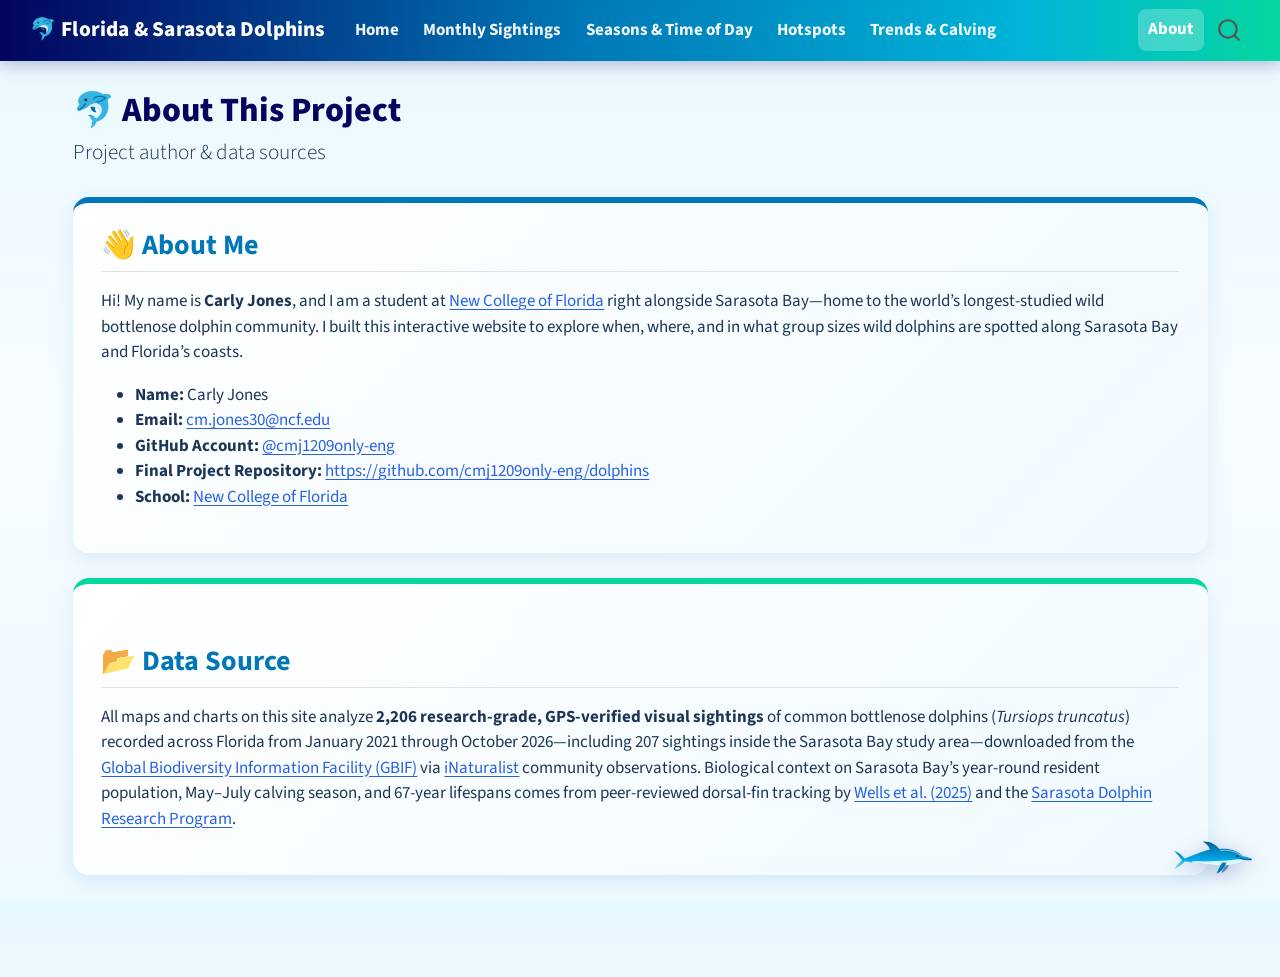
<file: about.html>
<!DOCTYPE html>
<html xmlns="http://www.w3.org/1999/xhtml" lang="en" xml:lang="en"><head>

<meta charset="utf-8">
<meta name="generator" content="quarto-1.10.19">

<meta name="viewport" content="width=device-width, initial-scale=1.0, user-scalable=yes">


<title>🐬 About This Project – 🐬 Florida &amp; Sarasota Dolphins</title>
<style>
/* Default styles provided by pandoc.
** See https://pandoc.org/MANUAL.html#variables-for-html for config info.
*/
span.smallcaps{font-variant: small-caps;}
div.columns{display: flex; gap: 1.5em;}
div.column{flex: auto;}
@media screen {
div.columns{gap: min(4vw, 1.5em);}
div.column{overflow-x: auto;}
}
div.hanging-indent{margin-left: 1.5em; text-indent: -1.5em;}
ul.task-list{list-style: none;}
ul.task-list li input[type="checkbox"] {
  width: 0.8em;
  margin: 0 0.8em 0.2em -1em; /* quarto-specific, see https://github.com/quarto-dev/quarto-cli/issues/4556 */ 
  vertical-align: middle;
}
</style>


<script src="site_libs/quarto-nav/quarto-nav.js"></script>
<script src="site_libs/quarto-nav/headroom.min.js"></script>
<script src="site_libs/clipboard/clipboard.min.js"></script>
<script src="site_libs/quarto-search/autocomplete.umd.js"></script>
<script src="site_libs/quarto-search/fuse.min.js"></script>
<script src="site_libs/quarto-search/quarto-search.js"></script>
<meta name="quarto:offset" content="./">
<script src="site_libs/quarto-html/quarto.js" type="module"></script>
<script src="site_libs/quarto-html/tabsets/tabsets.js" type="module"></script>
<script src="site_libs/quarto-html/popper.min.js"></script>
<script src="site_libs/quarto-html/tippy.umd.min.js"></script>
<script src="site_libs/quarto-html/anchor.min.js"></script>
<link href="site_libs/quarto-html/tippy.css" rel="stylesheet">
<link href="site_libs/quarto-html/quarto-syntax-highlighting-bf27225e3a48a9273f3daa8f8e829971.css" rel="stylesheet" id="quarto-text-highlighting-styles">
<script src="site_libs/bootstrap/bootstrap.min.js"></script>
<link href="site_libs/bootstrap/bootstrap-icons.css" rel="stylesheet">
<link href="site_libs/bootstrap/bootstrap-977607561cd60f84a551947bb62c3781.min.css" rel="stylesheet" append-hash="true" id="quarto-bootstrap" data-mode="light">
<script id="quarto-search-options" type="application/json">{
  "location": "navbar",
  "copy-button": false,
  "collapse-after": 3,
  "panel-placement": "end",
  "type": "overlay",
  "limit": 50,
  "keyboard-shortcut": [
    "f",
    "/",
    "s"
  ],
  "show-item-context": false,
  "language": {
    "search-no-results-text": "No results",
    "search-matching-documents-text": "matching documents",
    "search-copy-link-title": "Copy link to search",
    "search-hide-matches-text": "Hide additional matches",
    "search-more-match-text": "more match in this document",
    "search-more-matches-text": "more matches in this document",
    "search-clear-button-title": "Clear",
    "search-text-placeholder": "",
    "search-detached-cancel-button-title": "Cancel",
    "search-submit-button-title": "Submit",
    "search-label": "Search"
  }
}</script>


<link rel="stylesheet" href="styles.css">
</head>

<body class="nav-fixed quarto-light">

<div id="quarto-search-results"></div>
  <header id="quarto-header" class="headroom fixed-top">
    <nav class="navbar navbar-expand-lg " data-bs-theme="dark">
      <div class="navbar-container container-fluid">
      <div class="navbar-brand-container mx-auto">
    <a class="navbar-brand" href="./index.html">
    <span class="navbar-title">🐬 Florida &amp; Sarasota Dolphins</span>
    </a>
  </div>
            <div id="quarto-search" class="" title="Search"></div>
          <button class="navbar-toggler" type="button" data-bs-toggle="collapse" data-bs-target="#navbarCollapse" aria-controls="navbarCollapse" role="menu" aria-expanded="false" aria-label="Toggle navigation" onclick="if (window.quartoToggleHeadroom) { window.quartoToggleHeadroom(); }">
  <span class="navbar-toggler-icon"></span>
</button>
          <div class="collapse navbar-collapse" id="navbarCollapse">
            <ul class="navbar-nav navbar-nav-scroll me-auto">
  <li class="nav-item">
    <a class="nav-link" href="./index.html"> 
<span class="menu-text">Home</span></a>
  </li>  
  <li class="nav-item">
    <a class="nav-link" href="./monthly-patterns.html"> 
<span class="menu-text">Monthly Sightings</span></a>
  </li>  
  <li class="nav-item">
    <a class="nav-link" href="./activity-analysis.html"> 
<span class="menu-text">Seasons &amp; Time of Day</span></a>
  </li>  
  <li class="nav-item">
    <a class="nav-link" href="./story-hotspots.html"> 
<span class="menu-text">Hotspots</span></a>
  </li>  
  <li class="nav-item">
    <a class="nav-link" href="./story-trends.html"> 
<span class="menu-text">Trends &amp; Calving</span></a>
  </li>  
</ul>
            <ul class="navbar-nav navbar-nav-scroll ms-auto">
  <li class="nav-item">
    <a class="nav-link active" href="./about.html" aria-current="page"> 
<span class="menu-text">About</span></a>
  </li>  
</ul>
          </div> <!-- /navcollapse -->
            <div class="quarto-navbar-tools">
</div>
      </div> <!-- /container-fluid -->
    </nav>
</header>
<!-- content -->
<div id="quarto-content" class="quarto-container page-columns page-rows-contents page-layout-full page-navbar">
<!-- sidebar -->
<!-- margin-sidebar -->
    
<!-- main -->
<main class="content column-page" id="quarto-document-content">

<header id="title-block-header" class="quarto-title-block default">
<div class="quarto-title">
<h1 class="title">🐬 About This Project</h1>
<p class="subtitle lead">Project author &amp; data sources</p>
</div>



<div class="quarto-title-meta column-page">

    
  
    
  </div>
  


</header>


<section id="about-me" class="level2 about-card">
<h2 class="anchored" data-anchor-id="about-me">👋 About Me</h2>
<p>Hi! My name is <strong>Carly Jones</strong>, and I am a student at <a href="https://www.ncf.edu/">New College of Florida</a> right alongside Sarasota Bay—home to the world’s longest-studied wild bottlenose dolphin community. I built this interactive website to explore when, where, and in what group sizes wild dolphins are spotted along Sarasota Bay and Florida’s coasts.</p>
<ul>
<li><strong>Name:</strong> Carly Jones</li>
<li><strong>Email:</strong> <a href="mailto:cm.jones30@ncf.edu">cm.jones30@ncf.edu</a></li>
<li><strong>GitHub Account:</strong> <a href="https://github.com/cmj1209only-eng"><span class="citation" data-cites="cmj1209only-eng">@cmj1209only-eng</span></a></li>
<li><strong>Final Project Repository:</strong> <a href="https://github.com/cmj1209only-eng/dolphins">https://github.com/cmj1209only-eng/dolphins</a></li>
<li><strong>School:</strong> <a href="https://www.ncf.edu/">New College of Florida</a></li>
</ul>
</section>
<section id="data-source" class="level2 about-card data-card">
<h2 class="anchored" data-anchor-id="data-source">📂 Data Source</h2>
<p>All maps and charts on this site analyze <strong>2,206 research-grade, GPS-verified visual sightings</strong> of common bottlenose dolphins (<em>Tursiops truncatus</em>) recorded across Florida from January 2021 through October 2026—including 207 sightings inside the Sarasota Bay study area—downloaded from the <a href="https://www.gbif.org/occurrence/search?taxon_key=2440483&amp;year=2021,2026">Global Biodiversity Information Facility (GBIF)</a> via <a href="https://www.inaturalist.org/">iNaturalist</a> community observations. Biological context on Sarasota Bay’s year-round resident population, May–July calving season, and 67-year lifespans comes from peer-reviewed dorsal-fin tracking by <a href="https://www.frontiersin.org/journals/marine-science/articles/10.3389/fmars.2025.1531528/full">Wells et al.&nbsp;(2025)</a> and the <a href="https://sarasotadolphin.org/">Sarasota Dolphin Research Program</a>.</p>
</section>



</main> <!-- /main -->
<script id="quarto-html-after-body" type="application/javascript">
  window.document.addEventListener("DOMContentLoaded", function (event) {
    const icon = "";
    const anchorJS = new window.AnchorJS();
    anchorJS.options = {
      placement: 'right',
      icon: icon
    };
    anchorJS.add('.anchored');
    const isCodeAnnotation = (el) => {
      for (const clz of el.classList) {
        if (clz.startsWith('code-annotation-')) {                     
          return true;
        }
      }
      return false;
    }
    const onCopySuccess = function(e) {
      // button target
      const button = e.trigger;
      // don't keep focus
      button.blur();
      // flash "checked"
      button.classList.add('code-copy-button-checked');
      var currentTitle = button.getAttribute("title");
      button.setAttribute("title", "Copied!");
      let tooltip;
      if (window.bootstrap) {
        button.setAttribute("data-bs-toggle", "tooltip");
        button.setAttribute("data-bs-placement", "left");
        button.setAttribute("data-bs-title", "Copied!");
        tooltip = new bootstrap.Tooltip(button, 
          { trigger: "manual", 
            customClass: "code-copy-button-tooltip",
            offset: [0, -8]});
        tooltip.show();    
      }
      setTimeout(function() {
        if (tooltip) {
          tooltip.hide();
          button.removeAttribute("data-bs-title");
          button.removeAttribute("data-bs-toggle");
          button.removeAttribute("data-bs-placement");
        }
        button.setAttribute("title", currentTitle);
        button.classList.remove('code-copy-button-checked');
      }, 1000);
      // clear code selection
      e.clearSelection();
    }
    const getTextToCopy = function(trigger) {
      const outerScaffold = trigger.parentElement.cloneNode(true);
      const codeEl = outerScaffold.querySelector('code');
      for (const childEl of codeEl.children) {
        if (isCodeAnnotation(childEl)) {
          childEl.remove();
        }
      }
      return codeEl.innerText;
    }
    const clipboard = new window.ClipboardJS('.code-copy-button:not([data-in-quarto-modal])', {
      text: getTextToCopy
    });
    clipboard.on('success', onCopySuccess);
    if (window.document.getElementById('quarto-embedded-source-code-modal')) {
      const clipboardModal = new window.ClipboardJS('.code-copy-button[data-in-quarto-modal]', {
        text: getTextToCopy,
        container: window.document.getElementById('quarto-embedded-source-code-modal')
      });
      clipboardModal.on('success', onCopySuccess);
    }
      var localhostRegex = new RegExp(/^(?:http|https):\/\/localhost\:?[0-9]*\//);
      var mailtoRegex = new RegExp(/^mailto:/);
        var filterRegex = new RegExp("https:\/\/cmj1209only-eng\.github\.io\/dolphins\/");
      var isInternal = (href) => {
          return filterRegex.test(href) || localhostRegex.test(href) || mailtoRegex.test(href);
      }
      // Inspect non-navigation links and adorn them if external
     var links = window.document.querySelectorAll('a[href]:not(.nav-link):not(.navbar-brand):not(.toc-action):not(.sidebar-link):not(.sidebar-item-toggle):not(.pagination-link):not(.no-external):not([aria-hidden]):not(.dropdown-item):not(.quarto-navigation-tool):not(.about-link)');
      for (var i=0; i<links.length; i++) {
        const link = links[i];
        if (!isInternal(link.href)) {
          // undo the damage that might have been done by quarto-nav.js in the case of
          // links that we want to consider external
          if (link.dataset.originalHref !== undefined) {
            link.href = link.dataset.originalHref;
          }
        }
      }
    function tippyHover(el, contentFn, onTriggerFn, onUntriggerFn) {
      const config = {
        allowHTML: true,
        maxWidth: 500,
        delay: 100,
        arrow: false,
        appendTo: function(el) {
            return el.parentElement;
        },
        interactive: true,
        interactiveBorder: 10,
        theme: 'quarto',
        placement: 'bottom-start',
      };
      if (contentFn) {
        config.content = contentFn;
      }
      if (onTriggerFn) {
        config.onTrigger = onTriggerFn;
      }
      if (onUntriggerFn) {
        config.onUntrigger = onUntriggerFn;
      }
      window.tippy(el, config); 
    }
    const noterefs = window.document.querySelectorAll('a[role="doc-noteref"]');
    for (var i=0; i<noterefs.length; i++) {
      const ref = noterefs[i];
      tippyHover(ref, function() {
        // use id or data attribute instead here
        let href = ref.getAttribute('data-footnote-href') || ref.getAttribute('href');
        try { href = new URL(href).hash; } catch {}
        const id = href.replace(/^#\/?/, "");
        const note = window.document.getElementById(id);
        if (note) {
          return note.innerHTML;
        } else {
          return "";
        }
      });
    }
    const xrefs = window.document.querySelectorAll('a.quarto-xref');
    const processXRef = (id, note) => {
      // Strip column container classes
      const stripColumnClz = (el) => {
        el.classList.remove("page-full", "page-columns");
        if (el.children) {
          for (const child of el.children) {
            stripColumnClz(child);
          }
        }
      }
      stripColumnClz(note)
      if (id === null || id.startsWith('sec-')) {
        // Special case sections, only their first couple elements
        const container = document.createElement("div");
        if (note.children && note.children.length > 2) {
          container.appendChild(note.children[0].cloneNode(true));
          for (let i = 1; i < note.children.length; i++) {
            const child = note.children[i];
            if (child.tagName === "P" && child.innerText === "") {
              continue;
            } else {
              container.appendChild(child.cloneNode(true));
              break;
            }
          }
          if (window.Quarto?.typesetMath) {
            window.Quarto.typesetMath(container);
          }
          return container.innerHTML
        } else {
          if (window.Quarto?.typesetMath) {
            window.Quarto.typesetMath(note);
          }
          return note.innerHTML;
        }
      } else {
        // Remove any anchor links if they are present
        const anchorLink = note.querySelector('a.anchorjs-link');
        if (anchorLink) {
          anchorLink.remove();
        }
        if (window.Quarto?.typesetMath) {
          window.Quarto.typesetMath(note);
        }
        if (note.classList.contains("callout")) {
          return note.outerHTML;
        } else {
          return note.innerHTML;
        }
      }
    }
    for (var i=0; i<xrefs.length; i++) {
      const xref = xrefs[i];
      tippyHover(xref, undefined, function(instance) {
        instance.disable();
        let url = xref.getAttribute('href');
        let hash = undefined; 
        if (url.startsWith('#')) {
          hash = url;
        } else {
          try { hash = new URL(url).hash; } catch {}
        }
        if (hash) {
          const id = hash.replace(/^#\/?/, "");
          const note = window.document.getElementById(id);
          if (note !== null) {
            try {
              const html = processXRef(id, note.cloneNode(true));
              instance.setContent(html);
            } finally {
              instance.enable();
              instance.show();
            }
          } else {
            // See if we can fetch this
            fetch(url.split('#')[0])
            .then(res => res.text())
            .then(html => {
              const parser = new DOMParser();
              const htmlDoc = parser.parseFromString(html, "text/html");
              const note = htmlDoc.getElementById(id);
              if (note !== null) {
                const html = processXRef(id, note);
                instance.setContent(html);
              } 
            }).finally(() => {
              instance.enable();
              instance.show();
            });
          }
        } else {
          // See if we can fetch a full url (with no hash to target)
          // This is a special case and we should probably do some content thinning / targeting
          fetch(url)
          .then(res => res.text())
          .then(html => {
            const parser = new DOMParser();
            const htmlDoc = parser.parseFromString(html, "text/html");
            const note = htmlDoc.querySelector('main.content');
            if (note !== null) {
              // This should only happen for chapter cross references
              // (since there is no id in the URL)
              // remove the first header
              if (note.children.length > 0 && note.children[0].tagName === "HEADER") {
                note.children[0].remove();
              }
              const html = processXRef(null, note);
              instance.setContent(html);
            } 
          }).finally(() => {
            instance.enable();
            instance.show();
          });
        }
      }, function(instance) {
      });
    }
        let selectedAnnoteEl;
        const selectorForAnnotation = ( cell, annotation) => {
          let cellAttr = 'data-code-cell="' + cell + '"';
          let lineAttr = 'data-code-annotation="' +  annotation + '"';
          const selector = 'span[' + cellAttr + '][' + lineAttr + ']';
          return selector;
        }
        const selectCodeLines = (annoteEl) => {
          const doc = window.document;
          const targetCell = annoteEl.getAttribute("data-target-cell");
          const targetAnnotation = annoteEl.getAttribute("data-target-annotation");
          const annoteSpan = window.document.querySelector(selectorForAnnotation(targetCell, targetAnnotation));
          const lines = annoteSpan.getAttribute("data-code-lines").split(",");
          const lineIds = lines.map((line) => {
            return targetCell + "-" + line;
          })
          let top = null;
          let height = null;
          let parent = null;
          if (lineIds.length > 0) {
              //compute the position of the single el (top and bottom and make a div)
              const el = window.document.getElementById(lineIds[0]);
              top = el.offsetTop;
              height = el.offsetHeight;
              parent = el.parentElement.parentElement;
            if (lineIds.length > 1) {
              const lastEl = window.document.getElementById(lineIds[lineIds.length - 1]);
              const bottom = lastEl.offsetTop + lastEl.offsetHeight;
              height = bottom - top;
            }
            if (top !== null && height !== null && parent !== null) {
              // cook up a div (if necessary) and position it 
              let div = window.document.getElementById("code-annotation-line-highlight");
              if (div === null) {
                div = window.document.createElement("div");
                div.setAttribute("id", "code-annotation-line-highlight");
                div.style.position = 'absolute';
                parent.appendChild(div);
              }
              div.style.top = top - 2 + "px";
              div.style.height = height + 4 + "px";
              div.style.left = 0;
              let gutterDiv = window.document.getElementById("code-annotation-line-highlight-gutter");
              if (gutterDiv === null) {
                gutterDiv = window.document.createElement("div");
                gutterDiv.setAttribute("id", "code-annotation-line-highlight-gutter");
                gutterDiv.style.position = 'absolute';
                const codeCell = window.document.getElementById(targetCell);
                const gutter = codeCell.querySelector('.code-annotation-gutter');
                gutter.appendChild(gutterDiv);
              }
              gutterDiv.style.top = top - 2 + "px";
              gutterDiv.style.height = height + 4 + "px";
            }
            selectedAnnoteEl = annoteEl;
          }
        };
        const unselectCodeLines = () => {
          const elementsIds = ["code-annotation-line-highlight", "code-annotation-line-highlight-gutter"];
          elementsIds.forEach((elId) => {
            const div = window.document.getElementById(elId);
            if (div) {
              div.remove();
            }
          });
          selectedAnnoteEl = undefined;
        };
          // Handle positioning of the toggle
      window.addEventListener(
        "resize",
        throttle(() => {
          elRect = undefined;
          if (selectedAnnoteEl) {
            selectCodeLines(selectedAnnoteEl);
          }
        }, 10)
      );
      function throttle(fn, ms) {
      let throttle = false;
      let timer;
        return (...args) => {
          if(!throttle) { // first call gets through
              fn.apply(this, args);
              throttle = true;
          } else { // all the others get throttled
              if(timer) clearTimeout(timer); // cancel #2
              timer = setTimeout(() => {
                fn.apply(this, args);
                timer = throttle = false;
              }, ms);
          }
        };
      }
        // Attach click handler to the DT
        const annoteDls = window.document.querySelectorAll('dt[data-target-cell]');
        for (const annoteDlNode of annoteDls) {
          annoteDlNode.addEventListener('click', (event) => {
            const clickedEl = event.target;
            if (clickedEl !== selectedAnnoteEl) {
              unselectCodeLines();
              const activeEl = window.document.querySelector('dt[data-target-cell].code-annotation-active');
              if (activeEl) {
                activeEl.classList.remove('code-annotation-active');
              }
              selectCodeLines(clickedEl);
              clickedEl.classList.add('code-annotation-active');
            } else {
              // Unselect the line
              unselectCodeLines();
              clickedEl.classList.remove('code-annotation-active');
            }
          });
        }
    const findCites = (el) => {
      const parentEl = el.parentElement;
      if (parentEl) {
        const cites = parentEl.dataset.cites;
        if (cites) {
          return {
            el,
            cites: cites.split(' ')
          };
        } else {
          return findCites(el.parentElement)
        }
      } else {
        return undefined;
      }
    };
    var bibliorefs = window.document.querySelectorAll('a[role="doc-biblioref"]');
    for (var i=0; i<bibliorefs.length; i++) {
      const ref = bibliorefs[i];
      const citeInfo = findCites(ref);
      if (citeInfo) {
        tippyHover(citeInfo.el, function() {
          var popup = window.document.createElement('div');
          citeInfo.cites.forEach(function(cite) {
            var citeDiv = window.document.createElement('div');
            citeDiv.classList.add('hanging-indent');
            citeDiv.classList.add('csl-entry');
            var biblioDiv = window.document.getElementById('ref-' + cite);
            if (biblioDiv) {
              citeDiv.innerHTML = biblioDiv.innerHTML;
            }
            popup.appendChild(citeDiv);
          });
          return popup.innerHTML;
        });
      }
    }
  });
  </script>
</div> <!-- /content -->




</body></html>
</file>
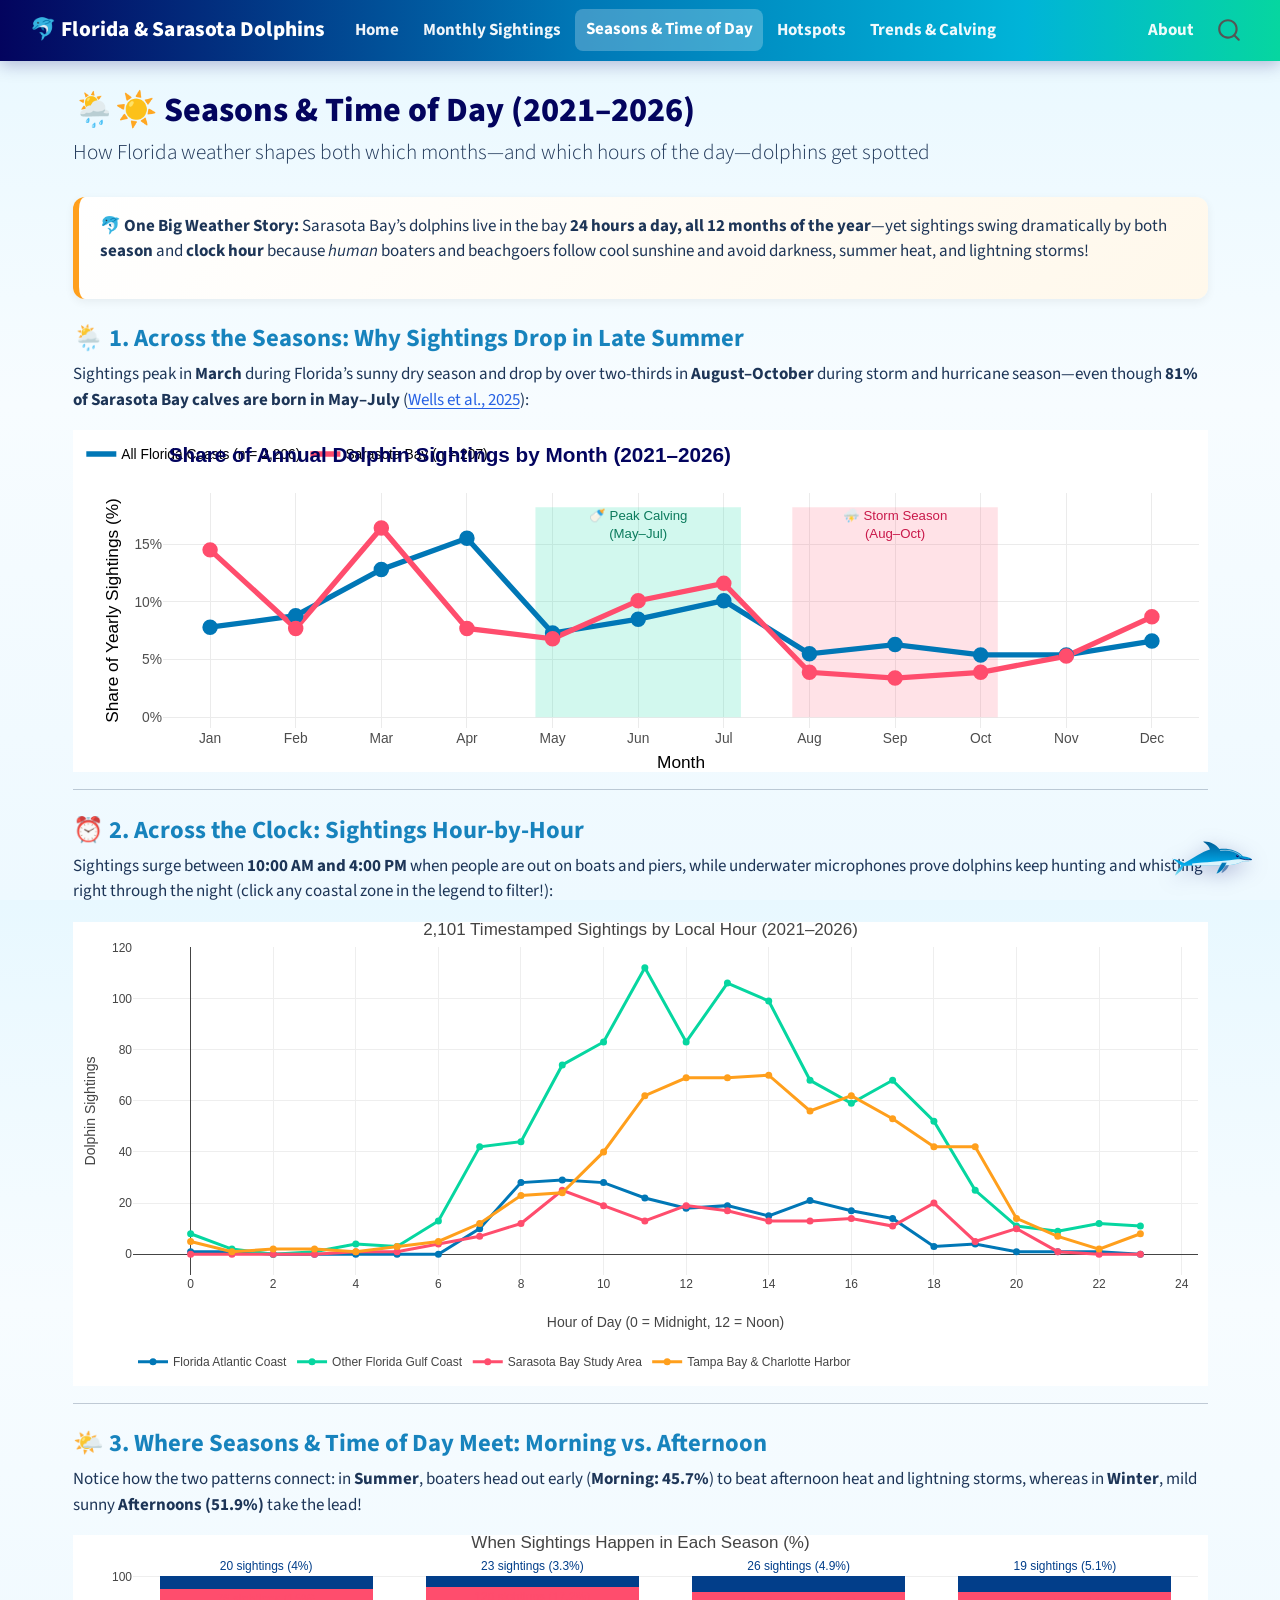
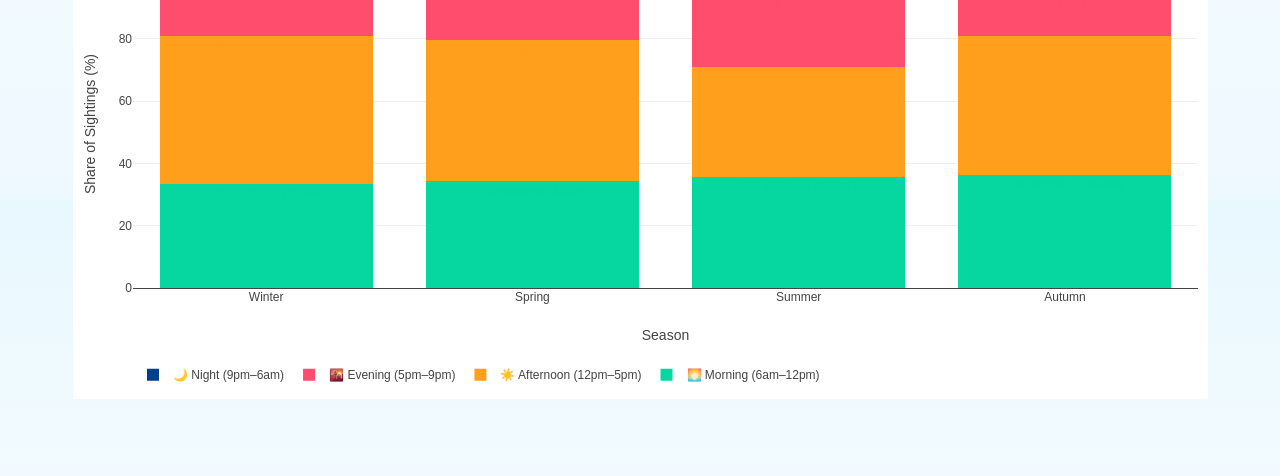
<file: activity-analysis.html>
<!DOCTYPE html>
<html xmlns="http://www.w3.org/1999/xhtml" lang="en" xml:lang="en"><head>

<meta charset="utf-8">
<meta name="generator" content="quarto-1.10.19">

<meta name="viewport" content="width=device-width, initial-scale=1.0, user-scalable=yes">


<title>🌦️☀️ Seasons &amp; Time of Day (2021–2026) – 🐬 Florida &amp; Sarasota Dolphins</title>
<style>
/* Default styles provided by pandoc.
** See https://pandoc.org/MANUAL.html#variables-for-html for config info.
*/
span.smallcaps{font-variant: small-caps;}
div.columns{display: flex; gap: 1.5em;}
div.column{flex: auto;}
@media screen {
div.columns{gap: min(4vw, 1.5em);}
div.column{overflow-x: auto;}
}
div.hanging-indent{margin-left: 1.5em; text-indent: -1.5em;}
ul.task-list{list-style: none;}
ul.task-list li input[type="checkbox"] {
  width: 0.8em;
  margin: 0 0.8em 0.2em -1em; /* quarto-specific, see https://github.com/quarto-dev/quarto-cli/issues/4556 */ 
  vertical-align: middle;
}
</style>


<script src="site_libs/quarto-nav/quarto-nav.js"></script>
<script src="site_libs/quarto-nav/headroom.min.js"></script>
<script src="site_libs/clipboard/clipboard.min.js"></script>
<script src="site_libs/quarto-search/autocomplete.umd.js"></script>
<script src="site_libs/quarto-search/fuse.min.js"></script>
<script src="site_libs/quarto-search/quarto-search.js"></script>
<meta name="quarto:offset" content="./">
<script src="site_libs/quarto-html/quarto.js" type="module"></script>
<script src="site_libs/quarto-html/tabsets/tabsets.js" type="module"></script>
<script src="site_libs/quarto-html/popper.min.js"></script>
<script src="site_libs/quarto-html/tippy.umd.min.js"></script>
<script src="site_libs/quarto-html/anchor.min.js"></script>
<link href="site_libs/quarto-html/tippy.css" rel="stylesheet">
<link href="site_libs/quarto-html/quarto-syntax-highlighting-bf27225e3a48a9273f3daa8f8e829971.css" rel="stylesheet" id="quarto-text-highlighting-styles">
<script src="site_libs/bootstrap/bootstrap.min.js"></script>
<link href="site_libs/bootstrap/bootstrap-icons.css" rel="stylesheet">
<link href="site_libs/bootstrap/bootstrap-977607561cd60f84a551947bb62c3781.min.css" rel="stylesheet" append-hash="true" id="quarto-bootstrap" data-mode="light">
<script id="quarto-search-options" type="application/json">{
  "location": "navbar",
  "copy-button": false,
  "collapse-after": 3,
  "panel-placement": "end",
  "type": "overlay",
  "limit": 50,
  "keyboard-shortcut": [
    "f",
    "/",
    "s"
  ],
  "show-item-context": false,
  "language": {
    "search-no-results-text": "No results",
    "search-matching-documents-text": "matching documents",
    "search-copy-link-title": "Copy link to search",
    "search-hide-matches-text": "Hide additional matches",
    "search-more-match-text": "more match in this document",
    "search-more-matches-text": "more matches in this document",
    "search-clear-button-title": "Clear",
    "search-text-placeholder": "",
    "search-detached-cancel-button-title": "Cancel",
    "search-submit-button-title": "Submit",
    "search-label": "Search"
  }
}</script>
<link href="site_libs/htmltools-fill-0.5.9/fill.css" rel="stylesheet">
<script src="site_libs/htmlwidgets-1.6.4/htmlwidgets.js"></script>
<script src="site_libs/plotly-binding-4.12.1/plotly.js"></script>
<script src="site_libs/typedarray-0.1/typedarray.min.js"></script>
<script src="site_libs/jquery-3.5.1/jquery.min.js"></script>
<link href="site_libs/crosstalk-1.2.2/css/crosstalk.min.css" rel="stylesheet">
<script src="site_libs/crosstalk-1.2.2/js/crosstalk.min.js"></script>
<link href="site_libs/plotly-htmlwidgets-css-2.25.2/plotly-htmlwidgets.css" rel="stylesheet">
<script src="site_libs/plotly-main-2.25.2/plotly-latest.min.js"></script>


<link rel="stylesheet" href="styles.css">
</head>

<body class="nav-fixed quarto-light">

<div id="quarto-search-results"></div>
  <header id="quarto-header" class="headroom fixed-top">
    <nav class="navbar navbar-expand-lg " data-bs-theme="dark">
      <div class="navbar-container container-fluid">
      <div class="navbar-brand-container mx-auto">
    <a class="navbar-brand" href="./index.html">
    <span class="navbar-title">🐬 Florida &amp; Sarasota Dolphins</span>
    </a>
  </div>
            <div id="quarto-search" class="" title="Search"></div>
          <button class="navbar-toggler" type="button" data-bs-toggle="collapse" data-bs-target="#navbarCollapse" aria-controls="navbarCollapse" role="menu" aria-expanded="false" aria-label="Toggle navigation" onclick="if (window.quartoToggleHeadroom) { window.quartoToggleHeadroom(); }">
  <span class="navbar-toggler-icon"></span>
</button>
          <div class="collapse navbar-collapse" id="navbarCollapse">
            <ul class="navbar-nav navbar-nav-scroll me-auto">
  <li class="nav-item">
    <a class="nav-link" href="./index.html"> 
<span class="menu-text">Home</span></a>
  </li>  
  <li class="nav-item">
    <a class="nav-link" href="./monthly-patterns.html"> 
<span class="menu-text">Monthly Sightings</span></a>
  </li>  
  <li class="nav-item">
    <a class="nav-link active" href="./activity-analysis.html" aria-current="page"> 
<span class="menu-text">Seasons &amp; Time of Day</span></a>
  </li>  
  <li class="nav-item">
    <a class="nav-link" href="./story-hotspots.html"> 
<span class="menu-text">Hotspots</span></a>
  </li>  
  <li class="nav-item">
    <a class="nav-link" href="./story-trends.html"> 
<span class="menu-text">Trends &amp; Calving</span></a>
  </li>  
</ul>
            <ul class="navbar-nav navbar-nav-scroll ms-auto">
  <li class="nav-item">
    <a class="nav-link" href="./about.html"> 
<span class="menu-text">About</span></a>
  </li>  
</ul>
          </div> <!-- /navcollapse -->
            <div class="quarto-navbar-tools">
</div>
      </div> <!-- /container-fluid -->
    </nav>
</header>
<!-- content -->
<div id="quarto-content" class="quarto-container page-columns page-rows-contents page-layout-full page-navbar">
<!-- sidebar -->
<!-- margin-sidebar -->
    
<!-- main -->
<main class="content column-page" id="quarto-document-content">

<header id="title-block-header" class="quarto-title-block default">
<div class="quarto-title">
<h1 class="title">🌦️☀️ Seasons &amp; Time of Day (2021–2026)</h1>
<p class="subtitle lead">How Florida weather shapes both which months—and which hours of the day—dolphins get spotted</p>
</div>



<div class="quarto-title-meta column-page">

    
  
    
  </div>
  


</header>


<div class="takeaway-box">
<p><strong>🐬 One Big Weather Story:</strong> Sarasota Bay’s dolphins live in the bay <strong>24 hours a day, all 12 months of the year</strong>—yet sightings swing dramatically by both <strong>season</strong> and <strong>clock hour</strong> because <em>human</em> boaters and beachgoers follow cool sunshine and avoid darkness, summer heat, and lightning storms!</p>
</div>
<section id="across-the-seasons-why-sightings-drop-in-late-summer" class="level3">
<h3 class="anchored" data-anchor-id="across-the-seasons-why-sightings-drop-in-late-summer">🌦️ 1. Across the Seasons: Why Sightings Drop in Late Summer</h3>
<p>Sightings peak in <strong>March</strong> during Florida’s sunny dry season and drop by over two-thirds in <strong>August–October</strong> during storm and hurricane season—even though <strong>81% of Sarasota Bay calves are born in May–July</strong> (<a href="https://www.frontiersin.org/journals/marine-science/articles/10.3389/fmars.2025.1531528/full">Wells et al., 2025</a>):</p>
<div class="cell">
<div class="cell-output-display">
<div class="plotly html-widget html-fill-item" id="htmlwidget-63d75bc802a9ac518bc2" style="width:100%;height:342px;"></div>
<script type="application/json" data-for="htmlwidget-63d75bc802a9ac518bc2">{"x":{"data":[{"x":[4.7999999999999998,4.7999999999999998,7.2000000000000002,7.2000000000000002,4.7999999999999998],"y":[0,18.199999999999999,18.199999999999999,0,0],"text":"","type":"scatter","mode":"lines","line":{"width":1.8897637795275593,"color":"transparent","dash":"solid"},"fill":"toself","fillcolor":"rgba(6,214,160,0.18)","hoveron":"fills","showlegend":false,"xaxis":"x","yaxis":"y","hoverinfo":"text","frame":null},{"x":[7.7999999999999998,7.7999999999999998,10.199999999999999,10.199999999999999,7.7999999999999998],"y":[0,18.199999999999999,18.199999999999999,0,0],"text":"","type":"scatter","mode":"lines","line":{"width":1.8897637795275593,"color":"transparent","dash":"solid"},"fill":"toself","fillcolor":"rgba(255,77,109,0.16)","hoveron":"fills","showlegend":false,"xaxis":"x","yaxis":"y","hoverinfo":"text","frame":null},{"x":[6],"y":[16.600000000000001],"text":"🍼 Peak Calving<br />(May–Jul)","hovertext":"","textfont":{"size":13.228346456692915,"color":"rgba(11,122,92,1)"},"type":"scatter","mode":"text","hoveron":"points","showlegend":false,"xaxis":"x","yaxis":"y","hoverinfo":"text","frame":null},{"x":[9],"y":[16.600000000000001],"text":"⛈️ Storm Season<br />(Aug–Oct)","hovertext":"","textfont":{"size":13.228346456692915,"color":"rgba(201,24,74,1)"},"type":"scatter","mode":"text","hoveron":"points","showlegend":false,"xaxis":"x","yaxis":"y","hoverinfo":"text","frame":null},{"x":[1,2,3,4,5,6,7,8,9,10,11,12],"y":[7.7999999999999998,8.8000000000000007,12.800000000000001,15.5,7.2999999999999998,8.5,10.1,5.5,6.2999999999999998,5.4000000000000004,5.4000000000000004,6.5999999999999996],"text":"","type":"scatter","mode":"lines","line":{"width":5.2913385826771648,"color":"rgba(0,119,182,1)","dash":"solid"},"hoveron":"points","name":"All Florida Coasts (n = 2,206)","legendgroup":"All Florida Coasts (n = 2,206)","showlegend":true,"xaxis":"x","yaxis":"y","hoverinfo":"text","frame":null},{"x":[1,2,3,4,5,6,7,8,9,10,11,12],"y":[14.5,7.7000000000000002,16.399999999999999,7.7000000000000002,6.7999999999999998,10.1,11.6,3.8999999999999999,3.3999999999999999,3.8999999999999999,5.2999999999999998,8.6999999999999993],"text":"","type":"scatter","mode":"lines","line":{"width":5.2913385826771648,"color":"rgba(255,77,109,1)","dash":"solid"},"hoveron":"points","name":"Sarasota Bay (n = 207)","legendgroup":"Sarasota Bay (n = 207)","showlegend":true,"xaxis":"x","yaxis":"y","hoverinfo":"text","frame":null},{"x":[1,2,3,4,5,6,7,8,9,10,11,12],"y":[7.7999999999999998,8.8000000000000007,12.800000000000001,15.5,7.2999999999999998,8.5,10.1,5.5,6.2999999999999998,5.4000000000000004,5.4000000000000004,6.5999999999999996],"text":["<b>January<\/b><br>All Florida Coasts (n = 2,206)<br>Sightings: <b>171<\/b> (7.8% of year)","<b>February<\/b><br>All Florida Coasts (n = 2,206)<br>Sightings: <b>195<\/b> (8.8% of year)","<b>March<\/b><br>All Florida Coasts (n = 2,206)<br>Sightings: <b>282<\/b> (12.8% of year)","<b>April<\/b><br>All Florida Coasts (n = 2,206)<br>Sightings: <b>343<\/b> (15.5% of year)","<b>May<\/b><br>All Florida Coasts (n = 2,206)<br>Sightings: <b>161<\/b> (7.3% of year)","<b>June<\/b><br>All Florida Coasts (n = 2,206)<br>Sightings: <b>188<\/b> (8.5% of year)","<b>July<\/b><br>All Florida Coasts (n = 2,206)<br>Sightings: <b>223<\/b> (10.1% of year)","<b>August<\/b><br>All Florida Coasts (n = 2,206)<br>Sightings: <b>121<\/b> (5.5% of year)","<b>September<\/b><br>All Florida Coasts (n = 2,206)<br>Sightings: <b>138<\/b> (6.3% of year)","<b>October<\/b><br>All Florida Coasts (n = 2,206)<br>Sightings: <b>119<\/b> (5.4% of year)","<b>November<\/b><br>All Florida Coasts (n = 2,206)<br>Sightings: <b>119<\/b> (5.4% of year)","<b>December<\/b><br>All Florida Coasts (n = 2,206)<br>Sightings: <b>146<\/b> (6.6% of year)"],"type":"scatter","mode":"markers","marker":{"autocolorscale":false,"color":"rgba(0,119,182,1)","opacity":1,"size":13.606299212598428,"symbol":"circle","line":{"width":1.8897637795275593,"color":"rgba(0,119,182,1)"}},"hoveron":"points","name":"All Florida Coasts (n = 2,206)","legendgroup":"All Florida Coasts (n = 2,206)","showlegend":false,"xaxis":"x","yaxis":"y","hoverinfo":"text","frame":null},{"x":[1,2,3,4,5,6,7,8,9,10,11,12],"y":[14.5,7.7000000000000002,16.399999999999999,7.7000000000000002,6.7999999999999998,10.1,11.6,3.8999999999999999,3.3999999999999999,3.8999999999999999,5.2999999999999998,8.6999999999999993],"text":["<b>January<\/b><br>Sarasota Bay (n = 207)<br>Sightings: <b>30<\/b> (14.5% of year)","<b>February<\/b><br>Sarasota Bay (n = 207)<br>Sightings: <b>16<\/b> (7.7% of year)","<b>March<\/b><br>Sarasota Bay (n = 207)<br>Sightings: <b>34<\/b> (16.4% of year)","<b>April<\/b><br>Sarasota Bay (n = 207)<br>Sightings: <b>16<\/b> (7.7% of year)","<b>May<\/b><br>Sarasota Bay (n = 207)<br>Sightings: <b>14<\/b> (6.8% of year)","<b>June<\/b><br>Sarasota Bay (n = 207)<br>Sightings: <b>21<\/b> (10.1% of year)","<b>July<\/b><br>Sarasota Bay (n = 207)<br>Sightings: <b>24<\/b> (11.6% of year)","<b>August<\/b><br>Sarasota Bay (n = 207)<br>Sightings: <b>8<\/b> (3.9% of year)","<b>September<\/b><br>Sarasota Bay (n = 207)<br>Sightings: <b>7<\/b> (3.4% of year)","<b>October<\/b><br>Sarasota Bay (n = 207)<br>Sightings: <b>8<\/b> (3.9% of year)","<b>November<\/b><br>Sarasota Bay (n = 207)<br>Sightings: <b>11<\/b> (5.3% of year)","<b>December<\/b><br>Sarasota Bay (n = 207)<br>Sightings: <b>18<\/b> (8.7% of year)"],"type":"scatter","mode":"markers","marker":{"autocolorscale":false,"color":"rgba(255,77,109,1)","opacity":1,"size":13.606299212598428,"symbol":"circle","line":{"width":1.8897637795275593,"color":"rgba(255,77,109,1)"}},"hoveron":"points","name":"Sarasota Bay (n = 207)","legendgroup":"Sarasota Bay (n = 207)","showlegend":false,"xaxis":"x","yaxis":"y","hoverinfo":"text","frame":null}],"layout":{"margin":{"t":45.356579493565803,"r":8.6342880863428828,"b":44.034869240348698,"l":50.942299709423011},"paper_bgcolor":"rgba(255,255,255,1)","font":{"color":"rgba(0,0,0,1)","family":"","size":17.268576172685762},"title":{"text":"<b> Share of Annual Dolphin Sightings by Month (2021–2026) <\/b>","font":{"color":"rgba(3,4,94,1)","family":"","size":20.722291407222919},"x":0,"xref":"paper"},"xaxis":{"domain":[0,1],"automargin":true,"type":"linear","autorange":false,"range":[0.44999999999999996,12.550000000000001],"tickmode":"array","ticktext":["Jan","Feb","Mar","Apr","May","Jun","Jul","Aug","Sep","Oct","Nov","Dec"],"tickvals":[1,2,3,4,5,6,7.0000000000000009,8,9,10,11,12],"categoryorder":"array","categoryarray":["Jan","Feb","Mar","Apr","May","Jun","Jul","Aug","Sep","Oct","Nov","Dec"],"nticks":null,"ticks":"","tickcolor":null,"ticklen":4.3171440431714405,"tickwidth":0,"showticklabels":true,"tickfont":{"color":"rgba(77,77,77,1)","family":"","size":13.814860938148611},"tickangle":-0,"showline":false,"linecolor":null,"linewidth":0,"showgrid":true,"gridcolor":"rgba(235,235,235,1)","gridwidth":0.78493528057662576,"zeroline":false,"anchor":"y","title":{"text":"Month","font":{"color":"rgba(0,0,0,1)","family":"","size":17.268576172685762}},"hoverformat":".2f"},"yaxis":{"domain":[0,1],"automargin":true,"type":"linear","autorange":false,"range":[-0.92500000000000004,19.425000000000001],"tickmode":"array","ticktext":["0%","5%","10%","15%"],"tickvals":[0,5.0000000000000009,10,15],"categoryorder":"array","categoryarray":["0%","5%","10%","15%"],"nticks":null,"ticks":"","tickcolor":null,"ticklen":4.3171440431714414,"tickwidth":0,"showticklabels":true,"tickfont":{"color":"rgba(77,77,77,1)","family":"","size":13.814860938148612},"tickangle":-0,"showline":false,"linecolor":null,"linewidth":0,"showgrid":true,"gridcolor":"rgba(235,235,235,1)","gridwidth":0.78493528057662576,"zeroline":false,"anchor":"x","title":{"text":"Share of Yearly Sightings (%)","font":{"color":"rgba(0,0,0,1)","family":"","size":17.268576172685762}},"hoverformat":".2f"},"shapes":[],"showlegend":true,"legend":{"bgcolor":null,"bordercolor":null,"borderwidth":0,"font":{"color":"rgba(0,0,0,1)","family":"","size":13.814860938148611},"orientation":"h","x":0.12,"y":1.1000000000000001,"xanchor":"center","yanchor":"bottom","title":{"text":"","font":{"color":"rgba(0,0,0,1)","family":"","size":17.268576172685762}}},"hovermode":"closest","barmode":"relative"},"config":{"doubleClick":"reset","modeBarButtonsToAdd":["hoverclosest","hovercompare"],"showSendToCloud":false},"source":"A","attrs":{"ccc8513191c5":{"xmin":{},"xmax":{},"ymin":{},"ymax":{},"type":"scatter"},"ccc82fcc12c3":{"xmin":{},"xmax":{},"ymin":{},"ymax":{}},"ccc83c7fbfc1":{"x":{},"y":{}},"ccc84c430993":{"x":{},"y":{}},"ccc8630b6235":{"x":{},"y":{},"colour":{}},"ccc8ed1b6fa":{"x":{},"y":{},"colour":{},"text":{}}},"cur_data":"ccc8513191c5","visdat":{"ccc8513191c5":["function (y) ","x"],"ccc82fcc12c3":["function (y) ","x"],"ccc83c7fbfc1":["function (y) ","x"],"ccc84c430993":["function (y) ","x"],"ccc8630b6235":["function (y) ","x"],"ccc8ed1b6fa":["function (y) ","x"]},"highlight":{"on":"plotly_click","persistent":false,"dynamic":false,"selectize":false,"opacityDim":0.20000000000000001,"selected":{"opacity":1},"debounce":0},"shinyEvents":["plotly_hover","plotly_click","plotly_selected","plotly_relayout","plotly_brushed","plotly_brushing","plotly_clickannotation","plotly_doubleclick","plotly_deselect","plotly_afterplot","plotly_sunburstclick"],"base_url":"https://plot.ly"},"evals":[],"jsHooks":[]}</script>
</div>
</div>
<hr>
</section>
<section id="across-the-clock-sightings-hour-by-hour" class="level3">
<h3 class="anchored" data-anchor-id="across-the-clock-sightings-hour-by-hour">⏰ 2. Across the Clock: Sightings Hour-by-Hour</h3>
<p>Sightings surge between <strong>10:00 AM and 4:00 PM</strong> when people are out on boats and piers, while underwater microphones prove dolphins keep hunting and whistling right through the night (click any coastal zone in the legend to filter!):</p>
<div class="cell">
<div class="cell-output-display">
<div class="plotly html-widget html-fill-item" id="htmlwidget-56de8bd6e113b8841bcc" style="width:100%;height:464px;"></div>
<script type="application/json" data-for="htmlwidget-56de8bd6e113b8841bcc">{"x":{"visdat":{"ccc86433d9fe":["function () ","plotlyVisDat"]},"cur_data":"ccc86433d9fe","attrs":{"ccc86433d9fe":{"x":{},"y":{},"mode":"lines+markers","line":{"width":3},"marker":{"size":7},"hovertemplate":"<b>%{fullData.name}<\/b><br>Hour: %{x}:00<br>Sightings: <b>%{y}<\/b><extra><\/extra>","color":{},"colors":["#0077b6","#06d6a0","#ff4d6d","#ff9f1c"],"alpha_stroke":1,"sizes":[10,100],"spans":[1,20],"type":"scatter"}},"layout":{"margin":{"b":40,"l":60,"t":25,"r":10},"title":"2,101 Timestamped Sightings by Local Hour (2021–2026)","xaxis":{"domain":[0,1],"automargin":true,"title":"Hour of Day (0 = Midnight, 12 = Noon)","dtick":2},"yaxis":{"domain":[0,1],"automargin":true,"title":"Dolphin Sightings"},"legend":{"orientation":"h","y":-0.22},"hovermode":"closest","showlegend":true},"source":"A","config":{"modeBarButtonsToAdd":["hoverclosest","hovercompare"],"showSendToCloud":false},"data":[{"x":[0,1,2,3,4,5,6,7,8,9,10,11,12,13,14,15,16,17,18,19,20,21,22,23],"y":[1,1,0,0,0,0,0,10,28,29,28,22,18,19,15,21,17,14,3,4,1,1,1,0],"mode":"lines+markers","line":{"color":"rgba(0,119,182,1)","width":3},"marker":{"color":"rgba(0,119,182,1)","size":7,"line":{"color":"rgba(0,119,182,1)"}},"hovertemplate":["<b>%{fullData.name}<\/b><br>Hour: %{x}:00<br>Sightings: <b>%{y}<\/b><extra><\/extra>","<b>%{fullData.name}<\/b><br>Hour: %{x}:00<br>Sightings: <b>%{y}<\/b><extra><\/extra>","<b>%{fullData.name}<\/b><br>Hour: %{x}:00<br>Sightings: <b>%{y}<\/b><extra><\/extra>","<b>%{fullData.name}<\/b><br>Hour: %{x}:00<br>Sightings: <b>%{y}<\/b><extra><\/extra>","<b>%{fullData.name}<\/b><br>Hour: %{x}:00<br>Sightings: <b>%{y}<\/b><extra><\/extra>","<b>%{fullData.name}<\/b><br>Hour: %{x}:00<br>Sightings: <b>%{y}<\/b><extra><\/extra>","<b>%{fullData.name}<\/b><br>Hour: %{x}:00<br>Sightings: <b>%{y}<\/b><extra><\/extra>","<b>%{fullData.name}<\/b><br>Hour: %{x}:00<br>Sightings: <b>%{y}<\/b><extra><\/extra>","<b>%{fullData.name}<\/b><br>Hour: %{x}:00<br>Sightings: <b>%{y}<\/b><extra><\/extra>","<b>%{fullData.name}<\/b><br>Hour: %{x}:00<br>Sightings: <b>%{y}<\/b><extra><\/extra>","<b>%{fullData.name}<\/b><br>Hour: %{x}:00<br>Sightings: <b>%{y}<\/b><extra><\/extra>","<b>%{fullData.name}<\/b><br>Hour: %{x}:00<br>Sightings: <b>%{y}<\/b><extra><\/extra>","<b>%{fullData.name}<\/b><br>Hour: %{x}:00<br>Sightings: <b>%{y}<\/b><extra><\/extra>","<b>%{fullData.name}<\/b><br>Hour: %{x}:00<br>Sightings: <b>%{y}<\/b><extra><\/extra>","<b>%{fullData.name}<\/b><br>Hour: %{x}:00<br>Sightings: <b>%{y}<\/b><extra><\/extra>","<b>%{fullData.name}<\/b><br>Hour: %{x}:00<br>Sightings: <b>%{y}<\/b><extra><\/extra>","<b>%{fullData.name}<\/b><br>Hour: %{x}:00<br>Sightings: <b>%{y}<\/b><extra><\/extra>","<b>%{fullData.name}<\/b><br>Hour: %{x}:00<br>Sightings: <b>%{y}<\/b><extra><\/extra>","<b>%{fullData.name}<\/b><br>Hour: %{x}:00<br>Sightings: <b>%{y}<\/b><extra><\/extra>","<b>%{fullData.name}<\/b><br>Hour: %{x}:00<br>Sightings: <b>%{y}<\/b><extra><\/extra>","<b>%{fullData.name}<\/b><br>Hour: %{x}:00<br>Sightings: <b>%{y}<\/b><extra><\/extra>","<b>%{fullData.name}<\/b><br>Hour: %{x}:00<br>Sightings: <b>%{y}<\/b><extra><\/extra>","<b>%{fullData.name}<\/b><br>Hour: %{x}:00<br>Sightings: <b>%{y}<\/b><extra><\/extra>","<b>%{fullData.name}<\/b><br>Hour: %{x}:00<br>Sightings: <b>%{y}<\/b><extra><\/extra>"],"type":"scatter","name":"Florida Atlantic Coast","textfont":{"color":"rgba(0,119,182,1)"},"error_y":{"color":"rgba(0,119,182,1)"},"error_x":{"color":"rgba(0,119,182,1)"},"xaxis":"x","yaxis":"y","frame":null},{"x":[0,1,2,3,4,5,6,7,8,9,10,11,12,13,14,15,16,17,18,19,20,21,22,23],"y":[8,2,0,1,4,3,13,42,44,74,83,112,83,106,99,68,59,68,52,25,11,9,12,11],"mode":"lines+markers","line":{"color":"rgba(6,214,160,1)","width":3},"marker":{"color":"rgba(6,214,160,1)","size":7,"line":{"color":"rgba(6,214,160,1)"}},"hovertemplate":["<b>%{fullData.name}<\/b><br>Hour: %{x}:00<br>Sightings: <b>%{y}<\/b><extra><\/extra>","<b>%{fullData.name}<\/b><br>Hour: %{x}:00<br>Sightings: <b>%{y}<\/b><extra><\/extra>","<b>%{fullData.name}<\/b><br>Hour: %{x}:00<br>Sightings: <b>%{y}<\/b><extra><\/extra>","<b>%{fullData.name}<\/b><br>Hour: %{x}:00<br>Sightings: <b>%{y}<\/b><extra><\/extra>","<b>%{fullData.name}<\/b><br>Hour: %{x}:00<br>Sightings: <b>%{y}<\/b><extra><\/extra>","<b>%{fullData.name}<\/b><br>Hour: %{x}:00<br>Sightings: <b>%{y}<\/b><extra><\/extra>","<b>%{fullData.name}<\/b><br>Hour: %{x}:00<br>Sightings: <b>%{y}<\/b><extra><\/extra>","<b>%{fullData.name}<\/b><br>Hour: %{x}:00<br>Sightings: <b>%{y}<\/b><extra><\/extra>","<b>%{fullData.name}<\/b><br>Hour: %{x}:00<br>Sightings: <b>%{y}<\/b><extra><\/extra>","<b>%{fullData.name}<\/b><br>Hour: %{x}:00<br>Sightings: <b>%{y}<\/b><extra><\/extra>","<b>%{fullData.name}<\/b><br>Hour: %{x}:00<br>Sightings: <b>%{y}<\/b><extra><\/extra>","<b>%{fullData.name}<\/b><br>Hour: %{x}:00<br>Sightings: <b>%{y}<\/b><extra><\/extra>","<b>%{fullData.name}<\/b><br>Hour: %{x}:00<br>Sightings: <b>%{y}<\/b><extra><\/extra>","<b>%{fullData.name}<\/b><br>Hour: %{x}:00<br>Sightings: <b>%{y}<\/b><extra><\/extra>","<b>%{fullData.name}<\/b><br>Hour: %{x}:00<br>Sightings: <b>%{y}<\/b><extra><\/extra>","<b>%{fullData.name}<\/b><br>Hour: %{x}:00<br>Sightings: <b>%{y}<\/b><extra><\/extra>","<b>%{fullData.name}<\/b><br>Hour: %{x}:00<br>Sightings: <b>%{y}<\/b><extra><\/extra>","<b>%{fullData.name}<\/b><br>Hour: %{x}:00<br>Sightings: <b>%{y}<\/b><extra><\/extra>","<b>%{fullData.name}<\/b><br>Hour: %{x}:00<br>Sightings: <b>%{y}<\/b><extra><\/extra>","<b>%{fullData.name}<\/b><br>Hour: %{x}:00<br>Sightings: <b>%{y}<\/b><extra><\/extra>","<b>%{fullData.name}<\/b><br>Hour: %{x}:00<br>Sightings: <b>%{y}<\/b><extra><\/extra>","<b>%{fullData.name}<\/b><br>Hour: %{x}:00<br>Sightings: <b>%{y}<\/b><extra><\/extra>","<b>%{fullData.name}<\/b><br>Hour: %{x}:00<br>Sightings: <b>%{y}<\/b><extra><\/extra>","<b>%{fullData.name}<\/b><br>Hour: %{x}:00<br>Sightings: <b>%{y}<\/b><extra><\/extra>"],"type":"scatter","name":"Other Florida Gulf Coast","textfont":{"color":"rgba(6,214,160,1)"},"error_y":{"color":"rgba(6,214,160,1)"},"error_x":{"color":"rgba(6,214,160,1)"},"xaxis":"x","yaxis":"y","frame":null},{"x":[0,1,2,3,4,5,6,7,8,9,10,11,12,13,14,15,16,17,18,19,20,21,22,23],"y":[0,0,0,0,1,1,4,7,12,25,19,13,19,17,13,13,14,11,20,5,10,1,0,0],"mode":"lines+markers","line":{"color":"rgba(255,77,109,1)","width":3},"marker":{"color":"rgba(255,77,109,1)","size":7,"line":{"color":"rgba(255,77,109,1)"}},"hovertemplate":["<b>%{fullData.name}<\/b><br>Hour: %{x}:00<br>Sightings: <b>%{y}<\/b><extra><\/extra>","<b>%{fullData.name}<\/b><br>Hour: %{x}:00<br>Sightings: <b>%{y}<\/b><extra><\/extra>","<b>%{fullData.name}<\/b><br>Hour: %{x}:00<br>Sightings: <b>%{y}<\/b><extra><\/extra>","<b>%{fullData.name}<\/b><br>Hour: %{x}:00<br>Sightings: <b>%{y}<\/b><extra><\/extra>","<b>%{fullData.name}<\/b><br>Hour: %{x}:00<br>Sightings: <b>%{y}<\/b><extra><\/extra>","<b>%{fullData.name}<\/b><br>Hour: %{x}:00<br>Sightings: <b>%{y}<\/b><extra><\/extra>","<b>%{fullData.name}<\/b><br>Hour: %{x}:00<br>Sightings: <b>%{y}<\/b><extra><\/extra>","<b>%{fullData.name}<\/b><br>Hour: %{x}:00<br>Sightings: <b>%{y}<\/b><extra><\/extra>","<b>%{fullData.name}<\/b><br>Hour: %{x}:00<br>Sightings: <b>%{y}<\/b><extra><\/extra>","<b>%{fullData.name}<\/b><br>Hour: %{x}:00<br>Sightings: <b>%{y}<\/b><extra><\/extra>","<b>%{fullData.name}<\/b><br>Hour: %{x}:00<br>Sightings: <b>%{y}<\/b><extra><\/extra>","<b>%{fullData.name}<\/b><br>Hour: %{x}:00<br>Sightings: <b>%{y}<\/b><extra><\/extra>","<b>%{fullData.name}<\/b><br>Hour: %{x}:00<br>Sightings: <b>%{y}<\/b><extra><\/extra>","<b>%{fullData.name}<\/b><br>Hour: %{x}:00<br>Sightings: <b>%{y}<\/b><extra><\/extra>","<b>%{fullData.name}<\/b><br>Hour: %{x}:00<br>Sightings: <b>%{y}<\/b><extra><\/extra>","<b>%{fullData.name}<\/b><br>Hour: %{x}:00<br>Sightings: <b>%{y}<\/b><extra><\/extra>","<b>%{fullData.name}<\/b><br>Hour: %{x}:00<br>Sightings: <b>%{y}<\/b><extra><\/extra>","<b>%{fullData.name}<\/b><br>Hour: %{x}:00<br>Sightings: <b>%{y}<\/b><extra><\/extra>","<b>%{fullData.name}<\/b><br>Hour: %{x}:00<br>Sightings: <b>%{y}<\/b><extra><\/extra>","<b>%{fullData.name}<\/b><br>Hour: %{x}:00<br>Sightings: <b>%{y}<\/b><extra><\/extra>","<b>%{fullData.name}<\/b><br>Hour: %{x}:00<br>Sightings: <b>%{y}<\/b><extra><\/extra>","<b>%{fullData.name}<\/b><br>Hour: %{x}:00<br>Sightings: <b>%{y}<\/b><extra><\/extra>","<b>%{fullData.name}<\/b><br>Hour: %{x}:00<br>Sightings: <b>%{y}<\/b><extra><\/extra>","<b>%{fullData.name}<\/b><br>Hour: %{x}:00<br>Sightings: <b>%{y}<\/b><extra><\/extra>"],"type":"scatter","name":"Sarasota Bay Study Area","textfont":{"color":"rgba(255,77,109,1)"},"error_y":{"color":"rgba(255,77,109,1)"},"error_x":{"color":"rgba(255,77,109,1)"},"xaxis":"x","yaxis":"y","frame":null},{"x":[0,1,2,3,4,5,6,7,8,9,10,11,12,13,14,15,16,17,18,19,20,21,22,23],"y":[5,1,2,2,1,3,5,12,23,24,40,62,69,69,70,56,62,53,42,42,14,7,2,8],"mode":"lines+markers","line":{"color":"rgba(255,159,28,1)","width":3},"marker":{"color":"rgba(255,159,28,1)","size":7,"line":{"color":"rgba(255,159,28,1)"}},"hovertemplate":["<b>%{fullData.name}<\/b><br>Hour: %{x}:00<br>Sightings: <b>%{y}<\/b><extra><\/extra>","<b>%{fullData.name}<\/b><br>Hour: %{x}:00<br>Sightings: <b>%{y}<\/b><extra><\/extra>","<b>%{fullData.name}<\/b><br>Hour: %{x}:00<br>Sightings: <b>%{y}<\/b><extra><\/extra>","<b>%{fullData.name}<\/b><br>Hour: %{x}:00<br>Sightings: <b>%{y}<\/b><extra><\/extra>","<b>%{fullData.name}<\/b><br>Hour: %{x}:00<br>Sightings: <b>%{y}<\/b><extra><\/extra>","<b>%{fullData.name}<\/b><br>Hour: %{x}:00<br>Sightings: <b>%{y}<\/b><extra><\/extra>","<b>%{fullData.name}<\/b><br>Hour: %{x}:00<br>Sightings: <b>%{y}<\/b><extra><\/extra>","<b>%{fullData.name}<\/b><br>Hour: %{x}:00<br>Sightings: <b>%{y}<\/b><extra><\/extra>","<b>%{fullData.name}<\/b><br>Hour: %{x}:00<br>Sightings: <b>%{y}<\/b><extra><\/extra>","<b>%{fullData.name}<\/b><br>Hour: %{x}:00<br>Sightings: <b>%{y}<\/b><extra><\/extra>","<b>%{fullData.name}<\/b><br>Hour: %{x}:00<br>Sightings: <b>%{y}<\/b><extra><\/extra>","<b>%{fullData.name}<\/b><br>Hour: %{x}:00<br>Sightings: <b>%{y}<\/b><extra><\/extra>","<b>%{fullData.name}<\/b><br>Hour: %{x}:00<br>Sightings: <b>%{y}<\/b><extra><\/extra>","<b>%{fullData.name}<\/b><br>Hour: %{x}:00<br>Sightings: <b>%{y}<\/b><extra><\/extra>","<b>%{fullData.name}<\/b><br>Hour: %{x}:00<br>Sightings: <b>%{y}<\/b><extra><\/extra>","<b>%{fullData.name}<\/b><br>Hour: %{x}:00<br>Sightings: <b>%{y}<\/b><extra><\/extra>","<b>%{fullData.name}<\/b><br>Hour: %{x}:00<br>Sightings: <b>%{y}<\/b><extra><\/extra>","<b>%{fullData.name}<\/b><br>Hour: %{x}:00<br>Sightings: <b>%{y}<\/b><extra><\/extra>","<b>%{fullData.name}<\/b><br>Hour: %{x}:00<br>Sightings: <b>%{y}<\/b><extra><\/extra>","<b>%{fullData.name}<\/b><br>Hour: %{x}:00<br>Sightings: <b>%{y}<\/b><extra><\/extra>","<b>%{fullData.name}<\/b><br>Hour: %{x}:00<br>Sightings: <b>%{y}<\/b><extra><\/extra>","<b>%{fullData.name}<\/b><br>Hour: %{x}:00<br>Sightings: <b>%{y}<\/b><extra><\/extra>","<b>%{fullData.name}<\/b><br>Hour: %{x}:00<br>Sightings: <b>%{y}<\/b><extra><\/extra>","<b>%{fullData.name}<\/b><br>Hour: %{x}:00<br>Sightings: <b>%{y}<\/b><extra><\/extra>"],"type":"scatter","name":"Tampa Bay & Charlotte Harbor","textfont":{"color":"rgba(255,159,28,1)"},"error_y":{"color":"rgba(255,159,28,1)"},"error_x":{"color":"rgba(255,159,28,1)"},"xaxis":"x","yaxis":"y","frame":null}],"highlight":{"on":"plotly_click","persistent":false,"dynamic":false,"selectize":false,"opacityDim":0.20000000000000001,"selected":{"opacity":1},"debounce":0},"shinyEvents":["plotly_hover","plotly_click","plotly_selected","plotly_relayout","plotly_brushed","plotly_brushing","plotly_clickannotation","plotly_doubleclick","plotly_deselect","plotly_afterplot","plotly_sunburstclick"],"base_url":"https://plot.ly"},"evals":[],"jsHooks":[]}</script>
</div>
</div>
<hr>
</section>
<section id="where-seasons-time-of-day-meet-morning-vs.-afternoon" class="level3">
<h3 class="anchored" data-anchor-id="where-seasons-time-of-day-meet-morning-vs.-afternoon">🌤️ 3. Where Seasons &amp; Time of Day Meet: Morning vs.&nbsp;Afternoon</h3>
<p>Notice how the two patterns connect: in <strong>Summer</strong>, boaters head out early (<strong>Morning: 45.7%</strong>) to beat afternoon heat and lightning storms, whereas in <strong>Winter</strong>, mild sunny <strong>Afternoons (51.9%)</strong> take the lead!</p>
<div class="cell">
<div class="cell-output-display">
<div class="plotly html-widget html-fill-item" id="htmlwidget-52990df7c375835a78c7" style="width:100%;height:464px;"></div>
<script type="application/json" data-for="htmlwidget-52990df7c375835a78c7">{"x":{"visdat":{"ccc8187e1718":["function () ","plotlyVisDat"]},"cur_data":"ccc8187e1718","attrs":{"ccc8187e1718":{"x":{},"y":{},"text":{},"hoverinfo":"x+name+text","color":{},"colors":["#06d6a0","#ff9f1c","#ff4d6d","#023e8a"],"alpha_stroke":1,"sizes":[10,100],"spans":[1,20],"type":"bar"}},"layout":{"margin":{"b":40,"l":60,"t":25,"r":10},"title":"When Sightings Happen in Each Season (%)","xaxis":{"domain":[0,1],"automargin":true,"title":"Season","type":"category","categoryorder":"array","categoryarray":["Winter","Spring","Summer","Autumn"]},"yaxis":{"domain":[0,1],"automargin":true,"title":"Share of Sightings (%)"},"barmode":"stack","legend":{"orientation":"h","y":-0.22},"hovermode":"closest","showlegend":true},"source":"A","config":{"modeBarButtonsToAdd":["hoverclosest","hovercompare"],"showSendToCloud":false},"data":[{"x":["Winter","Spring","Summer","Autumn"],"y":[33.5,34.299999999999997,35.600000000000001,36.399999999999999],"text":["169 sightings (33.5%)","240 sightings (34.3%)","187 sightings (35.6%)","135 sightings (36.4%)"],"hoverinfo":["x+name+text","x+name+text","x+name+text","x+name+text"],"type":"bar","name":"🌅 Morning (6am–12pm)","marker":{"color":"rgba(6,214,160,1)","line":{"color":"rgba(6,214,160,1)"}},"textfont":{"color":"rgba(6,214,160,1)"},"error_y":{"color":"rgba(6,214,160,1)"},"error_x":{"color":"rgba(6,214,160,1)"},"xaxis":"x","yaxis":"y","frame":null},{"x":["Winter","Spring","Summer","Autumn"],"y":[47.5,45.200000000000003,35.399999999999999,44.5],"text":["240 sightings (47.5%)","316 sightings (45.2%)","186 sightings (35.4%)","165 sightings (44.5%)"],"hoverinfo":["x+name+text","x+name+text","x+name+text","x+name+text"],"type":"bar","name":"☀️ Afternoon (12pm–5pm)","marker":{"color":"rgba(255,159,28,1)","line":{"color":"rgba(255,159,28,1)"}},"textfont":{"color":"rgba(255,159,28,1)"},"error_y":{"color":"rgba(255,159,28,1)"},"error_x":{"color":"rgba(255,159,28,1)"},"xaxis":"x","yaxis":"y","frame":null},{"x":["Winter","Spring","Summer","Autumn"],"y":[15,17.199999999999999,24.100000000000001,14],"text":["76 sightings (15%)","120 sightings (17.2%)","127 sightings (24.1%)","52 sightings (14%)"],"hoverinfo":["x+name+text","x+name+text","x+name+text","x+name+text"],"type":"bar","name":"🌇 Evening (5pm–9pm)","marker":{"color":"rgba(255,77,109,1)","line":{"color":"rgba(255,77,109,1)"}},"textfont":{"color":"rgba(255,77,109,1)"},"error_y":{"color":"rgba(255,77,109,1)"},"error_x":{"color":"rgba(255,77,109,1)"},"xaxis":"x","yaxis":"y","frame":null},{"x":["Winter","Spring","Summer","Autumn"],"y":[4,3.2999999999999998,4.9000000000000004,5.0999999999999996],"text":["20 sightings (4%)","23 sightings (3.3%)","26 sightings (4.9%)","19 sightings (5.1%)"],"hoverinfo":["x+name+text","x+name+text","x+name+text","x+name+text"],"type":"bar","name":"🌙 Night (9pm–6am)","marker":{"color":"rgba(2,62,138,1)","line":{"color":"rgba(2,62,138,1)"}},"textfont":{"color":"rgba(2,62,138,1)"},"error_y":{"color":"rgba(2,62,138,1)"},"error_x":{"color":"rgba(2,62,138,1)"},"xaxis":"x","yaxis":"y","frame":null}],"highlight":{"on":"plotly_click","persistent":false,"dynamic":false,"selectize":false,"opacityDim":0.20000000000000001,"selected":{"opacity":1},"debounce":0},"shinyEvents":["plotly_hover","plotly_click","plotly_selected","plotly_relayout","plotly_brushed","plotly_brushing","plotly_clickannotation","plotly_doubleclick","plotly_deselect","plotly_afterplot","plotly_sunburstclick"],"base_url":"https://plot.ly"},"evals":[],"jsHooks":[]}</script>
</div>
</div>


</section>

</main> <!-- /main -->
<script id="quarto-html-after-body" type="application/javascript">
  window.document.addEventListener("DOMContentLoaded", function (event) {
    const icon = "";
    const anchorJS = new window.AnchorJS();
    anchorJS.options = {
      placement: 'right',
      icon: icon
    };
    anchorJS.add('.anchored');
    const isCodeAnnotation = (el) => {
      for (const clz of el.classList) {
        if (clz.startsWith('code-annotation-')) {                     
          return true;
        }
      }
      return false;
    }
    const onCopySuccess = function(e) {
      // button target
      const button = e.trigger;
      // don't keep focus
      button.blur();
      // flash "checked"
      button.classList.add('code-copy-button-checked');
      var currentTitle = button.getAttribute("title");
      button.setAttribute("title", "Copied!");
      let tooltip;
      if (window.bootstrap) {
        button.setAttribute("data-bs-toggle", "tooltip");
        button.setAttribute("data-bs-placement", "left");
        button.setAttribute("data-bs-title", "Copied!");
        tooltip = new bootstrap.Tooltip(button, 
          { trigger: "manual", 
            customClass: "code-copy-button-tooltip",
            offset: [0, -8]});
        tooltip.show();    
      }
      setTimeout(function() {
        if (tooltip) {
          tooltip.hide();
          button.removeAttribute("data-bs-title");
          button.removeAttribute("data-bs-toggle");
          button.removeAttribute("data-bs-placement");
        }
        button.setAttribute("title", currentTitle);
        button.classList.remove('code-copy-button-checked');
      }, 1000);
      // clear code selection
      e.clearSelection();
    }
    const getTextToCopy = function(trigger) {
      const outerScaffold = trigger.parentElement.cloneNode(true);
      const codeEl = outerScaffold.querySelector('code');
      for (const childEl of codeEl.children) {
        if (isCodeAnnotation(childEl)) {
          childEl.remove();
        }
      }
      return codeEl.innerText;
    }
    const clipboard = new window.ClipboardJS('.code-copy-button:not([data-in-quarto-modal])', {
      text: getTextToCopy
    });
    clipboard.on('success', onCopySuccess);
    if (window.document.getElementById('quarto-embedded-source-code-modal')) {
      const clipboardModal = new window.ClipboardJS('.code-copy-button[data-in-quarto-modal]', {
        text: getTextToCopy,
        container: window.document.getElementById('quarto-embedded-source-code-modal')
      });
      clipboardModal.on('success', onCopySuccess);
    }
      var localhostRegex = new RegExp(/^(?:http|https):\/\/localhost\:?[0-9]*\//);
      var mailtoRegex = new RegExp(/^mailto:/);
        var filterRegex = new RegExp("https:\/\/cmj1209only-eng\.github\.io\/dolphins\/");
      var isInternal = (href) => {
          return filterRegex.test(href) || localhostRegex.test(href) || mailtoRegex.test(href);
      }
      // Inspect non-navigation links and adorn them if external
     var links = window.document.querySelectorAll('a[href]:not(.nav-link):not(.navbar-brand):not(.toc-action):not(.sidebar-link):not(.sidebar-item-toggle):not(.pagination-link):not(.no-external):not([aria-hidden]):not(.dropdown-item):not(.quarto-navigation-tool):not(.about-link)');
      for (var i=0; i<links.length; i++) {
        const link = links[i];
        if (!isInternal(link.href)) {
          // undo the damage that might have been done by quarto-nav.js in the case of
          // links that we want to consider external
          if (link.dataset.originalHref !== undefined) {
            link.href = link.dataset.originalHref;
          }
        }
      }
    function tippyHover(el, contentFn, onTriggerFn, onUntriggerFn) {
      const config = {
        allowHTML: true,
        maxWidth: 500,
        delay: 100,
        arrow: false,
        appendTo: function(el) {
            return el.parentElement;
        },
        interactive: true,
        interactiveBorder: 10,
        theme: 'quarto',
        placement: 'bottom-start',
      };
      if (contentFn) {
        config.content = contentFn;
      }
      if (onTriggerFn) {
        config.onTrigger = onTriggerFn;
      }
      if (onUntriggerFn) {
        config.onUntrigger = onUntriggerFn;
      }
      window.tippy(el, config); 
    }
    const noterefs = window.document.querySelectorAll('a[role="doc-noteref"]');
    for (var i=0; i<noterefs.length; i++) {
      const ref = noterefs[i];
      tippyHover(ref, function() {
        // use id or data attribute instead here
        let href = ref.getAttribute('data-footnote-href') || ref.getAttribute('href');
        try { href = new URL(href).hash; } catch {}
        const id = href.replace(/^#\/?/, "");
        const note = window.document.getElementById(id);
        if (note) {
          return note.innerHTML;
        } else {
          return "";
        }
      });
    }
    const xrefs = window.document.querySelectorAll('a.quarto-xref');
    const processXRef = (id, note) => {
      // Strip column container classes
      const stripColumnClz = (el) => {
        el.classList.remove("page-full", "page-columns");
        if (el.children) {
          for (const child of el.children) {
            stripColumnClz(child);
          }
        }
      }
      stripColumnClz(note)
      if (id === null || id.startsWith('sec-')) {
        // Special case sections, only their first couple elements
        const container = document.createElement("div");
        if (note.children && note.children.length > 2) {
          container.appendChild(note.children[0].cloneNode(true));
          for (let i = 1; i < note.children.length; i++) {
            const child = note.children[i];
            if (child.tagName === "P" && child.innerText === "") {
              continue;
            } else {
              container.appendChild(child.cloneNode(true));
              break;
            }
          }
          if (window.Quarto?.typesetMath) {
            window.Quarto.typesetMath(container);
          }
          return container.innerHTML
        } else {
          if (window.Quarto?.typesetMath) {
            window.Quarto.typesetMath(note);
          }
          return note.innerHTML;
        }
      } else {
        // Remove any anchor links if they are present
        const anchorLink = note.querySelector('a.anchorjs-link');
        if (anchorLink) {
          anchorLink.remove();
        }
        if (window.Quarto?.typesetMath) {
          window.Quarto.typesetMath(note);
        }
        if (note.classList.contains("callout")) {
          return note.outerHTML;
        } else {
          return note.innerHTML;
        }
      }
    }
    for (var i=0; i<xrefs.length; i++) {
      const xref = xrefs[i];
      tippyHover(xref, undefined, function(instance) {
        instance.disable();
        let url = xref.getAttribute('href');
        let hash = undefined; 
        if (url.startsWith('#')) {
          hash = url;
        } else {
          try { hash = new URL(url).hash; } catch {}
        }
        if (hash) {
          const id = hash.replace(/^#\/?/, "");
          const note = window.document.getElementById(id);
          if (note !== null) {
            try {
              const html = processXRef(id, note.cloneNode(true));
              instance.setContent(html);
            } finally {
              instance.enable();
              instance.show();
            }
          } else {
            // See if we can fetch this
            fetch(url.split('#')[0])
            .then(res => res.text())
            .then(html => {
              const parser = new DOMParser();
              const htmlDoc = parser.parseFromString(html, "text/html");
              const note = htmlDoc.getElementById(id);
              if (note !== null) {
                const html = processXRef(id, note);
                instance.setContent(html);
              } 
            }).finally(() => {
              instance.enable();
              instance.show();
            });
          }
        } else {
          // See if we can fetch a full url (with no hash to target)
          // This is a special case and we should probably do some content thinning / targeting
          fetch(url)
          .then(res => res.text())
          .then(html => {
            const parser = new DOMParser();
            const htmlDoc = parser.parseFromString(html, "text/html");
            const note = htmlDoc.querySelector('main.content');
            if (note !== null) {
              // This should only happen for chapter cross references
              // (since there is no id in the URL)
              // remove the first header
              if (note.children.length > 0 && note.children[0].tagName === "HEADER") {
                note.children[0].remove();
              }
              const html = processXRef(null, note);
              instance.setContent(html);
            } 
          }).finally(() => {
            instance.enable();
            instance.show();
          });
        }
      }, function(instance) {
      });
    }
        let selectedAnnoteEl;
        const selectorForAnnotation = ( cell, annotation) => {
          let cellAttr = 'data-code-cell="' + cell + '"';
          let lineAttr = 'data-code-annotation="' +  annotation + '"';
          const selector = 'span[' + cellAttr + '][' + lineAttr + ']';
          return selector;
        }
        const selectCodeLines = (annoteEl) => {
          const doc = window.document;
          const targetCell = annoteEl.getAttribute("data-target-cell");
          const targetAnnotation = annoteEl.getAttribute("data-target-annotation");
          const annoteSpan = window.document.querySelector(selectorForAnnotation(targetCell, targetAnnotation));
          const lines = annoteSpan.getAttribute("data-code-lines").split(",");
          const lineIds = lines.map((line) => {
            return targetCell + "-" + line;
          })
          let top = null;
          let height = null;
          let parent = null;
          if (lineIds.length > 0) {
              //compute the position of the single el (top and bottom and make a div)
              const el = window.document.getElementById(lineIds[0]);
              top = el.offsetTop;
              height = el.offsetHeight;
              parent = el.parentElement.parentElement;
            if (lineIds.length > 1) {
              const lastEl = window.document.getElementById(lineIds[lineIds.length - 1]);
              const bottom = lastEl.offsetTop + lastEl.offsetHeight;
              height = bottom - top;
            }
            if (top !== null && height !== null && parent !== null) {
              // cook up a div (if necessary) and position it 
              let div = window.document.getElementById("code-annotation-line-highlight");
              if (div === null) {
                div = window.document.createElement("div");
                div.setAttribute("id", "code-annotation-line-highlight");
                div.style.position = 'absolute';
                parent.appendChild(div);
              }
              div.style.top = top - 2 + "px";
              div.style.height = height + 4 + "px";
              div.style.left = 0;
              let gutterDiv = window.document.getElementById("code-annotation-line-highlight-gutter");
              if (gutterDiv === null) {
                gutterDiv = window.document.createElement("div");
                gutterDiv.setAttribute("id", "code-annotation-line-highlight-gutter");
                gutterDiv.style.position = 'absolute';
                const codeCell = window.document.getElementById(targetCell);
                const gutter = codeCell.querySelector('.code-annotation-gutter');
                gutter.appendChild(gutterDiv);
              }
              gutterDiv.style.top = top - 2 + "px";
              gutterDiv.style.height = height + 4 + "px";
            }
            selectedAnnoteEl = annoteEl;
          }
        };
        const unselectCodeLines = () => {
          const elementsIds = ["code-annotation-line-highlight", "code-annotation-line-highlight-gutter"];
          elementsIds.forEach((elId) => {
            const div = window.document.getElementById(elId);
            if (div) {
              div.remove();
            }
          });
          selectedAnnoteEl = undefined;
        };
          // Handle positioning of the toggle
      window.addEventListener(
        "resize",
        throttle(() => {
          elRect = undefined;
          if (selectedAnnoteEl) {
            selectCodeLines(selectedAnnoteEl);
          }
        }, 10)
      );
      function throttle(fn, ms) {
      let throttle = false;
      let timer;
        return (...args) => {
          if(!throttle) { // first call gets through
              fn.apply(this, args);
              throttle = true;
          } else { // all the others get throttled
              if(timer) clearTimeout(timer); // cancel #2
              timer = setTimeout(() => {
                fn.apply(this, args);
                timer = throttle = false;
              }, ms);
          }
        };
      }
        // Attach click handler to the DT
        const annoteDls = window.document.querySelectorAll('dt[data-target-cell]');
        for (const annoteDlNode of annoteDls) {
          annoteDlNode.addEventListener('click', (event) => {
            const clickedEl = event.target;
            if (clickedEl !== selectedAnnoteEl) {
              unselectCodeLines();
              const activeEl = window.document.querySelector('dt[data-target-cell].code-annotation-active');
              if (activeEl) {
                activeEl.classList.remove('code-annotation-active');
              }
              selectCodeLines(clickedEl);
              clickedEl.classList.add('code-annotation-active');
            } else {
              // Unselect the line
              unselectCodeLines();
              clickedEl.classList.remove('code-annotation-active');
            }
          });
        }
    const findCites = (el) => {
      const parentEl = el.parentElement;
      if (parentEl) {
        const cites = parentEl.dataset.cites;
        if (cites) {
          return {
            el,
            cites: cites.split(' ')
          };
        } else {
          return findCites(el.parentElement)
        }
      } else {
        return undefined;
      }
    };
    var bibliorefs = window.document.querySelectorAll('a[role="doc-biblioref"]');
    for (var i=0; i<bibliorefs.length; i++) {
      const ref = bibliorefs[i];
      const citeInfo = findCites(ref);
      if (citeInfo) {
        tippyHover(citeInfo.el, function() {
          var popup = window.document.createElement('div');
          citeInfo.cites.forEach(function(cite) {
            var citeDiv = window.document.createElement('div');
            citeDiv.classList.add('hanging-indent');
            citeDiv.classList.add('csl-entry');
            var biblioDiv = window.document.getElementById('ref-' + cite);
            if (biblioDiv) {
              citeDiv.innerHTML = biblioDiv.innerHTML;
            }
            popup.appendChild(citeDiv);
          });
          return popup.innerHTML;
        });
      }
    }
  });
  </script>
</div> <!-- /content -->




</body></html>
</file>
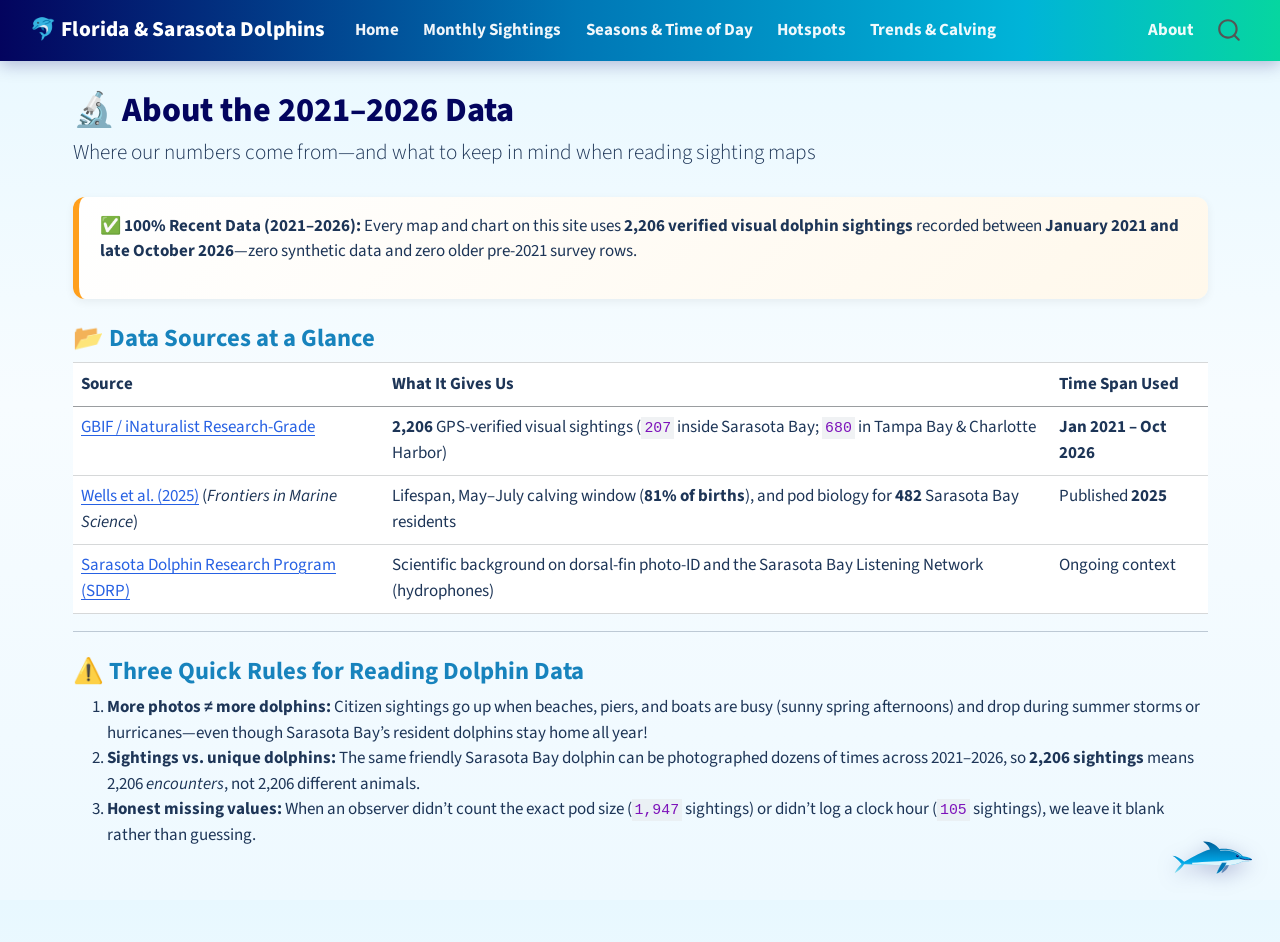
<file: data-methods.html>
<!DOCTYPE html>
<html xmlns="http://www.w3.org/1999/xhtml" lang="en" xml:lang="en"><head>

<meta charset="utf-8">
<meta name="generator" content="quarto-1.10.19">

<meta name="viewport" content="width=device-width, initial-scale=1.0, user-scalable=yes">


<title>🔬 About the 2021–2026 Data – 🐬 Florida &amp; Sarasota Dolphins</title>
<style>
/* Default styles provided by pandoc.
** See https://pandoc.org/MANUAL.html#variables-for-html for config info.
*/
span.smallcaps{font-variant: small-caps;}
div.columns{display: flex; gap: 1.5em;}
div.column{flex: auto;}
@media screen {
div.columns{gap: min(4vw, 1.5em);}
div.column{overflow-x: auto;}
}
div.hanging-indent{margin-left: 1.5em; text-indent: -1.5em;}
ul.task-list{list-style: none;}
ul.task-list li input[type="checkbox"] {
  width: 0.8em;
  margin: 0 0.8em 0.2em -1em; /* quarto-specific, see https://github.com/quarto-dev/quarto-cli/issues/4556 */ 
  vertical-align: middle;
}
</style>


<script src="site_libs/quarto-nav/quarto-nav.js"></script>
<script src="site_libs/quarto-nav/headroom.min.js"></script>
<script src="site_libs/clipboard/clipboard.min.js"></script>
<script src="site_libs/quarto-search/autocomplete.umd.js"></script>
<script src="site_libs/quarto-search/fuse.min.js"></script>
<script src="site_libs/quarto-search/quarto-search.js"></script>
<meta name="quarto:offset" content="./">
<script src="site_libs/quarto-html/quarto.js" type="module"></script>
<script src="site_libs/quarto-html/tabsets/tabsets.js" type="module"></script>
<script src="site_libs/quarto-html/popper.min.js"></script>
<script src="site_libs/quarto-html/tippy.umd.min.js"></script>
<script src="site_libs/quarto-html/anchor.min.js"></script>
<link href="site_libs/quarto-html/tippy.css" rel="stylesheet">
<link href="site_libs/quarto-html/quarto-syntax-highlighting-bf27225e3a48a9273f3daa8f8e829971.css" rel="stylesheet" id="quarto-text-highlighting-styles">
<script src="site_libs/bootstrap/bootstrap.min.js"></script>
<link href="site_libs/bootstrap/bootstrap-icons.css" rel="stylesheet">
<link href="site_libs/bootstrap/bootstrap-977607561cd60f84a551947bb62c3781.min.css" rel="stylesheet" append-hash="true" id="quarto-bootstrap" data-mode="light">
<script id="quarto-search-options" type="application/json">{
  "location": "navbar",
  "copy-button": false,
  "collapse-after": 3,
  "panel-placement": "end",
  "type": "overlay",
  "limit": 50,
  "keyboard-shortcut": [
    "f",
    "/",
    "s"
  ],
  "show-item-context": false,
  "language": {
    "search-no-results-text": "No results",
    "search-matching-documents-text": "matching documents",
    "search-copy-link-title": "Copy link to search",
    "search-hide-matches-text": "Hide additional matches",
    "search-more-match-text": "more match in this document",
    "search-more-matches-text": "more matches in this document",
    "search-clear-button-title": "Clear",
    "search-text-placeholder": "",
    "search-detached-cancel-button-title": "Cancel",
    "search-submit-button-title": "Submit",
    "search-label": "Search"
  }
}</script>


<link rel="stylesheet" href="styles.css">
</head>

<body class="nav-fixed quarto-light">

<div id="quarto-search-results"></div>
  <header id="quarto-header" class="headroom fixed-top">
    <nav class="navbar navbar-expand-lg " data-bs-theme="dark">
      <div class="navbar-container container-fluid">
      <div class="navbar-brand-container mx-auto">
    <a class="navbar-brand" href="./index.html">
    <span class="navbar-title">🐬 Florida &amp; Sarasota Dolphins</span>
    </a>
  </div>
            <div id="quarto-search" class="" title="Search"></div>
          <button class="navbar-toggler" type="button" data-bs-toggle="collapse" data-bs-target="#navbarCollapse" aria-controls="navbarCollapse" role="menu" aria-expanded="false" aria-label="Toggle navigation" onclick="if (window.quartoToggleHeadroom) { window.quartoToggleHeadroom(); }">
  <span class="navbar-toggler-icon"></span>
</button>
          <div class="collapse navbar-collapse" id="navbarCollapse">
            <ul class="navbar-nav navbar-nav-scroll me-auto">
  <li class="nav-item">
    <a class="nav-link" href="./index.html"> 
<span class="menu-text">Home</span></a>
  </li>  
  <li class="nav-item">
    <a class="nav-link" href="./monthly-patterns.html"> 
<span class="menu-text">Monthly Sightings</span></a>
  </li>  
  <li class="nav-item">
    <a class="nav-link" href="./activity-analysis.html"> 
<span class="menu-text">Seasons &amp; Time of Day</span></a>
  </li>  
  <li class="nav-item">
    <a class="nav-link" href="./story-hotspots.html"> 
<span class="menu-text">Hotspots</span></a>
  </li>  
  <li class="nav-item">
    <a class="nav-link" href="./story-trends.html"> 
<span class="menu-text">Trends &amp; Calving</span></a>
  </li>  
</ul>
            <ul class="navbar-nav navbar-nav-scroll ms-auto">
  <li class="nav-item">
    <a class="nav-link" href="./about.html"> 
<span class="menu-text">About</span></a>
  </li>  
</ul>
          </div> <!-- /navcollapse -->
            <div class="quarto-navbar-tools">
</div>
      </div> <!-- /container-fluid -->
    </nav>
</header>
<!-- content -->
<div id="quarto-content" class="quarto-container page-columns page-rows-contents page-layout-full page-navbar">
<!-- sidebar -->
<!-- margin-sidebar -->
    
<!-- main -->
<main class="content column-page" id="quarto-document-content">

<header id="title-block-header" class="quarto-title-block default">
<div class="quarto-title">
<h1 class="title">🔬 About the 2021–2026 Data</h1>
<p class="subtitle lead">Where our numbers come from—and what to keep in mind when reading sighting maps</p>
</div>



<div class="quarto-title-meta column-page">

    
  
    
  </div>
  


</header>


<div class="takeaway-box">
<p><strong>✅ 100% Recent Data (2021–2026):</strong> Every map and chart on this site uses <strong>2,206 verified visual dolphin sightings</strong> recorded between <strong>January 2021 and late October 2026</strong>—zero synthetic data and zero older pre-2021 survey rows.</p>
</div>
<section id="data-sources-at-a-glance" class="level3">
<h3 class="anchored" data-anchor-id="data-sources-at-a-glance">📂 Data Sources at a Glance</h3>
<table class="caption-top table">
<thead>
<tr class="header">
<th>Source</th>
<th>What It Gives Us</th>
<th>Time Span Used</th>
</tr>
</thead>
<tbody>
<tr class="odd">
<td><strong><a href="https://www.gbif.org/occurrence/search?taxon_key=2440483&amp;year=2021,2026">GBIF / iNaturalist Research-Grade</a></strong></td>
<td><strong>2,206</strong> GPS-verified visual sightings (<code>207</code> inside Sarasota Bay; <code>680</code> in Tampa Bay &amp; Charlotte Harbor)</td>
<td><strong>Jan 2021 – Oct 2026</strong></td>
</tr>
<tr class="even">
<td><strong><a href="https://www.frontiersin.org/journals/marine-science/articles/10.3389/fmars.2025.1531528/full">Wells et al.&nbsp;(2025)</a></strong> (<em>Frontiers in Marine Science</em>)</td>
<td>Lifespan, May–July calving window (<strong>81% of births</strong>), and pod biology for <strong>482</strong> Sarasota Bay residents</td>
<td>Published <strong>2025</strong></td>
</tr>
<tr class="odd">
<td><strong><a href="https://sarasotadolphin.org/">Sarasota Dolphin Research Program (SDRP)</a></strong></td>
<td>Scientific background on dorsal-fin photo-ID and the Sarasota Bay Listening Network (hydrophones)</td>
<td>Ongoing context</td>
</tr>
</tbody>
</table>
<hr>
</section>
<section id="three-quick-rules-for-reading-dolphin-data" class="level3">
<h3 class="anchored" data-anchor-id="three-quick-rules-for-reading-dolphin-data">⚠️ Three Quick Rules for Reading Dolphin Data</h3>
<ol type="1">
<li><strong>More photos ≠ more dolphins:</strong> Citizen sightings go up when beaches, piers, and boats are busy (sunny spring afternoons) and drop during summer storms or hurricanes—even though Sarasota Bay’s resident dolphins stay home all year!</li>
<li><strong>Sightings vs.&nbsp;unique dolphins:</strong> The same friendly Sarasota Bay dolphin can be photographed dozens of times across 2021–2026, so <strong>2,206 sightings</strong> means 2,206 <em>encounters</em>, not 2,206 different animals.</li>
<li><strong>Honest missing values:</strong> When an observer didn’t count the exact pod size (<code>1,947</code> sightings) or didn’t log a clock hour (<code>105</code> sightings), we leave it blank rather than guessing.</li>
</ol>


</section>

</main> <!-- /main -->
<script id="quarto-html-after-body" type="application/javascript">
  window.document.addEventListener("DOMContentLoaded", function (event) {
    const icon = "";
    const anchorJS = new window.AnchorJS();
    anchorJS.options = {
      placement: 'right',
      icon: icon
    };
    anchorJS.add('.anchored');
    const isCodeAnnotation = (el) => {
      for (const clz of el.classList) {
        if (clz.startsWith('code-annotation-')) {                     
          return true;
        }
      }
      return false;
    }
    const onCopySuccess = function(e) {
      // button target
      const button = e.trigger;
      // don't keep focus
      button.blur();
      // flash "checked"
      button.classList.add('code-copy-button-checked');
      var currentTitle = button.getAttribute("title");
      button.setAttribute("title", "Copied!");
      let tooltip;
      if (window.bootstrap) {
        button.setAttribute("data-bs-toggle", "tooltip");
        button.setAttribute("data-bs-placement", "left");
        button.setAttribute("data-bs-title", "Copied!");
        tooltip = new bootstrap.Tooltip(button, 
          { trigger: "manual", 
            customClass: "code-copy-button-tooltip",
            offset: [0, -8]});
        tooltip.show();    
      }
      setTimeout(function() {
        if (tooltip) {
          tooltip.hide();
          button.removeAttribute("data-bs-title");
          button.removeAttribute("data-bs-toggle");
          button.removeAttribute("data-bs-placement");
        }
        button.setAttribute("title", currentTitle);
        button.classList.remove('code-copy-button-checked');
      }, 1000);
      // clear code selection
      e.clearSelection();
    }
    const getTextToCopy = function(trigger) {
      const outerScaffold = trigger.parentElement.cloneNode(true);
      const codeEl = outerScaffold.querySelector('code');
      for (const childEl of codeEl.children) {
        if (isCodeAnnotation(childEl)) {
          childEl.remove();
        }
      }
      return codeEl.innerText;
    }
    const clipboard = new window.ClipboardJS('.code-copy-button:not([data-in-quarto-modal])', {
      text: getTextToCopy
    });
    clipboard.on('success', onCopySuccess);
    if (window.document.getElementById('quarto-embedded-source-code-modal')) {
      const clipboardModal = new window.ClipboardJS('.code-copy-button[data-in-quarto-modal]', {
        text: getTextToCopy,
        container: window.document.getElementById('quarto-embedded-source-code-modal')
      });
      clipboardModal.on('success', onCopySuccess);
    }
      var localhostRegex = new RegExp(/^(?:http|https):\/\/localhost\:?[0-9]*\//);
      var mailtoRegex = new RegExp(/^mailto:/);
        var filterRegex = new RegExp("https:\/\/cmj1209only-eng\.github\.io\/dolphins\/");
      var isInternal = (href) => {
          return filterRegex.test(href) || localhostRegex.test(href) || mailtoRegex.test(href);
      }
      // Inspect non-navigation links and adorn them if external
     var links = window.document.querySelectorAll('a[href]:not(.nav-link):not(.navbar-brand):not(.toc-action):not(.sidebar-link):not(.sidebar-item-toggle):not(.pagination-link):not(.no-external):not([aria-hidden]):not(.dropdown-item):not(.quarto-navigation-tool):not(.about-link)');
      for (var i=0; i<links.length; i++) {
        const link = links[i];
        if (!isInternal(link.href)) {
          // undo the damage that might have been done by quarto-nav.js in the case of
          // links that we want to consider external
          if (link.dataset.originalHref !== undefined) {
            link.href = link.dataset.originalHref;
          }
        }
      }
    function tippyHover(el, contentFn, onTriggerFn, onUntriggerFn) {
      const config = {
        allowHTML: true,
        maxWidth: 500,
        delay: 100,
        arrow: false,
        appendTo: function(el) {
            return el.parentElement;
        },
        interactive: true,
        interactiveBorder: 10,
        theme: 'quarto',
        placement: 'bottom-start',
      };
      if (contentFn) {
        config.content = contentFn;
      }
      if (onTriggerFn) {
        config.onTrigger = onTriggerFn;
      }
      if (onUntriggerFn) {
        config.onUntrigger = onUntriggerFn;
      }
      window.tippy(el, config); 
    }
    const noterefs = window.document.querySelectorAll('a[role="doc-noteref"]');
    for (var i=0; i<noterefs.length; i++) {
      const ref = noterefs[i];
      tippyHover(ref, function() {
        // use id or data attribute instead here
        let href = ref.getAttribute('data-footnote-href') || ref.getAttribute('href');
        try { href = new URL(href).hash; } catch {}
        const id = href.replace(/^#\/?/, "");
        const note = window.document.getElementById(id);
        if (note) {
          return note.innerHTML;
        } else {
          return "";
        }
      });
    }
    const xrefs = window.document.querySelectorAll('a.quarto-xref');
    const processXRef = (id, note) => {
      // Strip column container classes
      const stripColumnClz = (el) => {
        el.classList.remove("page-full", "page-columns");
        if (el.children) {
          for (const child of el.children) {
            stripColumnClz(child);
          }
        }
      }
      stripColumnClz(note)
      if (id === null || id.startsWith('sec-')) {
        // Special case sections, only their first couple elements
        const container = document.createElement("div");
        if (note.children && note.children.length > 2) {
          container.appendChild(note.children[0].cloneNode(true));
          for (let i = 1; i < note.children.length; i++) {
            const child = note.children[i];
            if (child.tagName === "P" && child.innerText === "") {
              continue;
            } else {
              container.appendChild(child.cloneNode(true));
              break;
            }
          }
          if (window.Quarto?.typesetMath) {
            window.Quarto.typesetMath(container);
          }
          return container.innerHTML
        } else {
          if (window.Quarto?.typesetMath) {
            window.Quarto.typesetMath(note);
          }
          return note.innerHTML;
        }
      } else {
        // Remove any anchor links if they are present
        const anchorLink = note.querySelector('a.anchorjs-link');
        if (anchorLink) {
          anchorLink.remove();
        }
        if (window.Quarto?.typesetMath) {
          window.Quarto.typesetMath(note);
        }
        if (note.classList.contains("callout")) {
          return note.outerHTML;
        } else {
          return note.innerHTML;
        }
      }
    }
    for (var i=0; i<xrefs.length; i++) {
      const xref = xrefs[i];
      tippyHover(xref, undefined, function(instance) {
        instance.disable();
        let url = xref.getAttribute('href');
        let hash = undefined; 
        if (url.startsWith('#')) {
          hash = url;
        } else {
          try { hash = new URL(url).hash; } catch {}
        }
        if (hash) {
          const id = hash.replace(/^#\/?/, "");
          const note = window.document.getElementById(id);
          if (note !== null) {
            try {
              const html = processXRef(id, note.cloneNode(true));
              instance.setContent(html);
            } finally {
              instance.enable();
              instance.show();
            }
          } else {
            // See if we can fetch this
            fetch(url.split('#')[0])
            .then(res => res.text())
            .then(html => {
              const parser = new DOMParser();
              const htmlDoc = parser.parseFromString(html, "text/html");
              const note = htmlDoc.getElementById(id);
              if (note !== null) {
                const html = processXRef(id, note);
                instance.setContent(html);
              } 
            }).finally(() => {
              instance.enable();
              instance.show();
            });
          }
        } else {
          // See if we can fetch a full url (with no hash to target)
          // This is a special case and we should probably do some content thinning / targeting
          fetch(url)
          .then(res => res.text())
          .then(html => {
            const parser = new DOMParser();
            const htmlDoc = parser.parseFromString(html, "text/html");
            const note = htmlDoc.querySelector('main.content');
            if (note !== null) {
              // This should only happen for chapter cross references
              // (since there is no id in the URL)
              // remove the first header
              if (note.children.length > 0 && note.children[0].tagName === "HEADER") {
                note.children[0].remove();
              }
              const html = processXRef(null, note);
              instance.setContent(html);
            } 
          }).finally(() => {
            instance.enable();
            instance.show();
          });
        }
      }, function(instance) {
      });
    }
        let selectedAnnoteEl;
        const selectorForAnnotation = ( cell, annotation) => {
          let cellAttr = 'data-code-cell="' + cell + '"';
          let lineAttr = 'data-code-annotation="' +  annotation + '"';
          const selector = 'span[' + cellAttr + '][' + lineAttr + ']';
          return selector;
        }
        const selectCodeLines = (annoteEl) => {
          const doc = window.document;
          const targetCell = annoteEl.getAttribute("data-target-cell");
          const targetAnnotation = annoteEl.getAttribute("data-target-annotation");
          const annoteSpan = window.document.querySelector(selectorForAnnotation(targetCell, targetAnnotation));
          const lines = annoteSpan.getAttribute("data-code-lines").split(",");
          const lineIds = lines.map((line) => {
            return targetCell + "-" + line;
          })
          let top = null;
          let height = null;
          let parent = null;
          if (lineIds.length > 0) {
              //compute the position of the single el (top and bottom and make a div)
              const el = window.document.getElementById(lineIds[0]);
              top = el.offsetTop;
              height = el.offsetHeight;
              parent = el.parentElement.parentElement;
            if (lineIds.length > 1) {
              const lastEl = window.document.getElementById(lineIds[lineIds.length - 1]);
              const bottom = lastEl.offsetTop + lastEl.offsetHeight;
              height = bottom - top;
            }
            if (top !== null && height !== null && parent !== null) {
              // cook up a div (if necessary) and position it 
              let div = window.document.getElementById("code-annotation-line-highlight");
              if (div === null) {
                div = window.document.createElement("div");
                div.setAttribute("id", "code-annotation-line-highlight");
                div.style.position = 'absolute';
                parent.appendChild(div);
              }
              div.style.top = top - 2 + "px";
              div.style.height = height + 4 + "px";
              div.style.left = 0;
              let gutterDiv = window.document.getElementById("code-annotation-line-highlight-gutter");
              if (gutterDiv === null) {
                gutterDiv = window.document.createElement("div");
                gutterDiv.setAttribute("id", "code-annotation-line-highlight-gutter");
                gutterDiv.style.position = 'absolute';
                const codeCell = window.document.getElementById(targetCell);
                const gutter = codeCell.querySelector('.code-annotation-gutter');
                gutter.appendChild(gutterDiv);
              }
              gutterDiv.style.top = top - 2 + "px";
              gutterDiv.style.height = height + 4 + "px";
            }
            selectedAnnoteEl = annoteEl;
          }
        };
        const unselectCodeLines = () => {
          const elementsIds = ["code-annotation-line-highlight", "code-annotation-line-highlight-gutter"];
          elementsIds.forEach((elId) => {
            const div = window.document.getElementById(elId);
            if (div) {
              div.remove();
            }
          });
          selectedAnnoteEl = undefined;
        };
          // Handle positioning of the toggle
      window.addEventListener(
        "resize",
        throttle(() => {
          elRect = undefined;
          if (selectedAnnoteEl) {
            selectCodeLines(selectedAnnoteEl);
          }
        }, 10)
      );
      function throttle(fn, ms) {
      let throttle = false;
      let timer;
        return (...args) => {
          if(!throttle) { // first call gets through
              fn.apply(this, args);
              throttle = true;
          } else { // all the others get throttled
              if(timer) clearTimeout(timer); // cancel #2
              timer = setTimeout(() => {
                fn.apply(this, args);
                timer = throttle = false;
              }, ms);
          }
        };
      }
        // Attach click handler to the DT
        const annoteDls = window.document.querySelectorAll('dt[data-target-cell]');
        for (const annoteDlNode of annoteDls) {
          annoteDlNode.addEventListener('click', (event) => {
            const clickedEl = event.target;
            if (clickedEl !== selectedAnnoteEl) {
              unselectCodeLines();
              const activeEl = window.document.querySelector('dt[data-target-cell].code-annotation-active');
              if (activeEl) {
                activeEl.classList.remove('code-annotation-active');
              }
              selectCodeLines(clickedEl);
              clickedEl.classList.add('code-annotation-active');
            } else {
              // Unselect the line
              unselectCodeLines();
              clickedEl.classList.remove('code-annotation-active');
            }
          });
        }
    const findCites = (el) => {
      const parentEl = el.parentElement;
      if (parentEl) {
        const cites = parentEl.dataset.cites;
        if (cites) {
          return {
            el,
            cites: cites.split(' ')
          };
        } else {
          return findCites(el.parentElement)
        }
      } else {
        return undefined;
      }
    };
    var bibliorefs = window.document.querySelectorAll('a[role="doc-biblioref"]');
    for (var i=0; i<bibliorefs.length; i++) {
      const ref = bibliorefs[i];
      const citeInfo = findCites(ref);
      if (citeInfo) {
        tippyHover(citeInfo.el, function() {
          var popup = window.document.createElement('div');
          citeInfo.cites.forEach(function(cite) {
            var citeDiv = window.document.createElement('div');
            citeDiv.classList.add('hanging-indent');
            citeDiv.classList.add('csl-entry');
            var biblioDiv = window.document.getElementById('ref-' + cite);
            if (biblioDiv) {
              citeDiv.innerHTML = biblioDiv.innerHTML;
            }
            popup.appendChild(citeDiv);
          });
          return popup.innerHTML;
        });
      }
    }
  });
  </script>
</div> <!-- /content -->




</body></html>
</file>
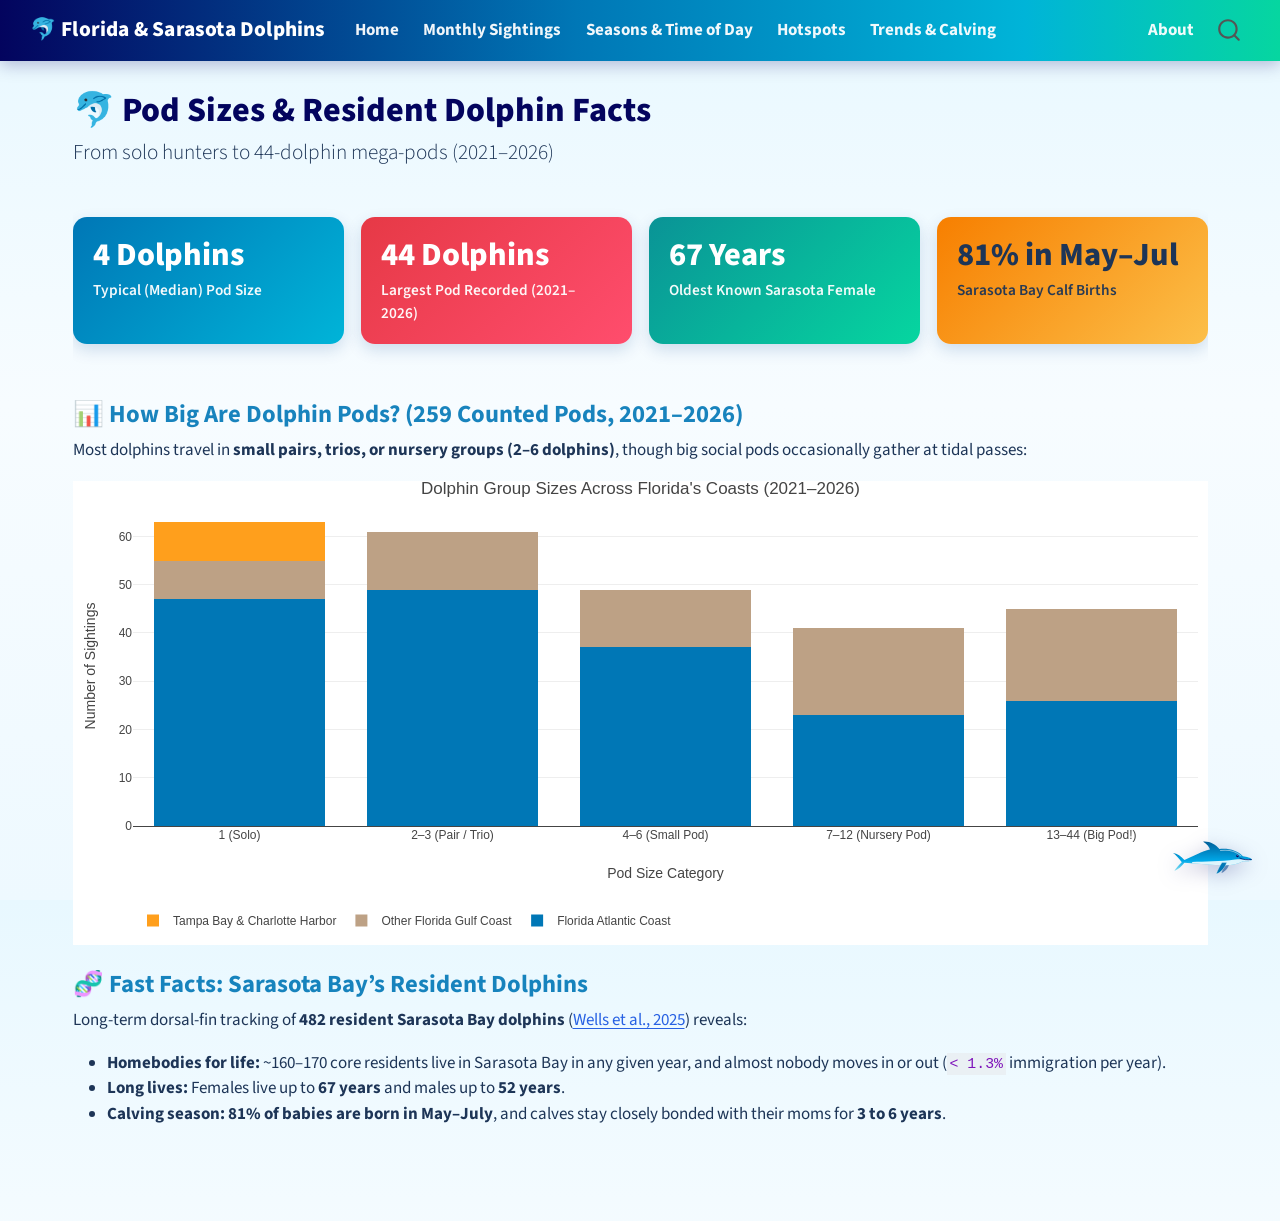
<file: dolphin-groups.html>
<!DOCTYPE html>
<html xmlns="http://www.w3.org/1999/xhtml" lang="en" xml:lang="en"><head>

<meta charset="utf-8">
<meta name="generator" content="quarto-1.10.19">

<meta name="viewport" content="width=device-width, initial-scale=1.0, user-scalable=yes">


<title>🐬 Pod Sizes &amp; Resident Dolphin Facts – 🐬 Florida &amp; Sarasota Dolphins</title>
<style>
/* Default styles provided by pandoc.
** See https://pandoc.org/MANUAL.html#variables-for-html for config info.
*/
span.smallcaps{font-variant: small-caps;}
div.columns{display: flex; gap: 1.5em;}
div.column{flex: auto;}
@media screen {
div.columns{gap: min(4vw, 1.5em);}
div.column{overflow-x: auto;}
}
div.hanging-indent{margin-left: 1.5em; text-indent: -1.5em;}
ul.task-list{list-style: none;}
ul.task-list li input[type="checkbox"] {
  width: 0.8em;
  margin: 0 0.8em 0.2em -1em; /* quarto-specific, see https://github.com/quarto-dev/quarto-cli/issues/4556 */ 
  vertical-align: middle;
}
</style>


<script src="site_libs/quarto-nav/quarto-nav.js"></script>
<script src="site_libs/quarto-nav/headroom.min.js"></script>
<script src="site_libs/clipboard/clipboard.min.js"></script>
<script src="site_libs/quarto-search/autocomplete.umd.js"></script>
<script src="site_libs/quarto-search/fuse.min.js"></script>
<script src="site_libs/quarto-search/quarto-search.js"></script>
<meta name="quarto:offset" content="./">
<script src="site_libs/quarto-html/quarto.js" type="module"></script>
<script src="site_libs/quarto-html/tabsets/tabsets.js" type="module"></script>
<script src="site_libs/quarto-html/popper.min.js"></script>
<script src="site_libs/quarto-html/tippy.umd.min.js"></script>
<script src="site_libs/quarto-html/anchor.min.js"></script>
<link href="site_libs/quarto-html/tippy.css" rel="stylesheet">
<link href="site_libs/quarto-html/quarto-syntax-highlighting-bf27225e3a48a9273f3daa8f8e829971.css" rel="stylesheet" id="quarto-text-highlighting-styles">
<script src="site_libs/bootstrap/bootstrap.min.js"></script>
<link href="site_libs/bootstrap/bootstrap-icons.css" rel="stylesheet">
<link href="site_libs/bootstrap/bootstrap-977607561cd60f84a551947bb62c3781.min.css" rel="stylesheet" append-hash="true" id="quarto-bootstrap" data-mode="light">
<script id="quarto-search-options" type="application/json">{
  "location": "navbar",
  "copy-button": false,
  "collapse-after": 3,
  "panel-placement": "end",
  "type": "overlay",
  "limit": 50,
  "keyboard-shortcut": [
    "f",
    "/",
    "s"
  ],
  "show-item-context": false,
  "language": {
    "search-no-results-text": "No results",
    "search-matching-documents-text": "matching documents",
    "search-copy-link-title": "Copy link to search",
    "search-hide-matches-text": "Hide additional matches",
    "search-more-match-text": "more match in this document",
    "search-more-matches-text": "more matches in this document",
    "search-clear-button-title": "Clear",
    "search-text-placeholder": "",
    "search-detached-cancel-button-title": "Cancel",
    "search-submit-button-title": "Submit",
    "search-label": "Search"
  }
}</script>
<link href="site_libs/htmltools-fill-0.5.9/fill.css" rel="stylesheet">
<script src="site_libs/htmlwidgets-1.6.4/htmlwidgets.js"></script>
<script src="site_libs/plotly-binding-4.12.1/plotly.js"></script>
<script src="site_libs/typedarray-0.1/typedarray.min.js"></script>
<script src="site_libs/jquery-3.5.1/jquery.min.js"></script>
<link href="site_libs/crosstalk-1.2.2/css/crosstalk.min.css" rel="stylesheet">
<script src="site_libs/crosstalk-1.2.2/js/crosstalk.min.js"></script>
<link href="site_libs/plotly-htmlwidgets-css-2.25.2/plotly-htmlwidgets.css" rel="stylesheet">
<script src="site_libs/plotly-main-2.25.2/plotly-latest.min.js"></script>


<link rel="stylesheet" href="styles.css">
</head>

<body class="nav-fixed quarto-light">

<div id="quarto-search-results"></div>
  <header id="quarto-header" class="headroom fixed-top">
    <nav class="navbar navbar-expand-lg " data-bs-theme="dark">
      <div class="navbar-container container-fluid">
      <div class="navbar-brand-container mx-auto">
    <a class="navbar-brand" href="./index.html">
    <span class="navbar-title">🐬 Florida &amp; Sarasota Dolphins</span>
    </a>
  </div>
            <div id="quarto-search" class="" title="Search"></div>
          <button class="navbar-toggler" type="button" data-bs-toggle="collapse" data-bs-target="#navbarCollapse" aria-controls="navbarCollapse" role="menu" aria-expanded="false" aria-label="Toggle navigation" onclick="if (window.quartoToggleHeadroom) { window.quartoToggleHeadroom(); }">
  <span class="navbar-toggler-icon"></span>
</button>
          <div class="collapse navbar-collapse" id="navbarCollapse">
            <ul class="navbar-nav navbar-nav-scroll me-auto">
  <li class="nav-item">
    <a class="nav-link" href="./index.html"> 
<span class="menu-text">Home</span></a>
  </li>  
  <li class="nav-item">
    <a class="nav-link" href="./monthly-patterns.html"> 
<span class="menu-text">Monthly Sightings</span></a>
  </li>  
  <li class="nav-item">
    <a class="nav-link" href="./activity-analysis.html"> 
<span class="menu-text">Seasons &amp; Time of Day</span></a>
  </li>  
  <li class="nav-item">
    <a class="nav-link" href="./story-hotspots.html"> 
<span class="menu-text">Hotspots</span></a>
  </li>  
  <li class="nav-item">
    <a class="nav-link" href="./story-trends.html"> 
<span class="menu-text">Trends &amp; Calving</span></a>
  </li>  
</ul>
            <ul class="navbar-nav navbar-nav-scroll ms-auto">
  <li class="nav-item">
    <a class="nav-link" href="./about.html"> 
<span class="menu-text">About</span></a>
  </li>  
</ul>
          </div> <!-- /navcollapse -->
            <div class="quarto-navbar-tools">
</div>
      </div> <!-- /container-fluid -->
    </nav>
</header>
<!-- content -->
<div id="quarto-content" class="quarto-container page-columns page-rows-contents page-layout-full page-navbar">
<!-- sidebar -->
<!-- margin-sidebar -->
    
<!-- main -->
<main class="content column-page" id="quarto-document-content">

<header id="title-block-header" class="quarto-title-block default">
<div class="quarto-title">
<h1 class="title">🐬 Pod Sizes &amp; Resident Dolphin Facts</h1>
<p class="subtitle lead">From solo hunters to 44-dolphin mega-pods (2021–2026)</p>
</div>



<div class="quarto-title-meta column-page">

    
  
    
  </div>
  


</header>


<div class="cell">
<div class="cell-output-display">
<div class="stat-grid"><div class="stat-card ocean"><div class="stat-value">4 Dolphins</div><div class="stat-label">Typical (Median) Pod Size</div></div><div class="stat-card coral"><div class="stat-value">44 Dolphins</div><div class="stat-label">Largest Pod Recorded (2021–2026)</div></div><div class="stat-card seafoam"><div class="stat-value">67 Years</div><div class="stat-label">Oldest Known Sarasota Female</div></div><div class="stat-card sunset"><div class="stat-value">81% in May–Jul</div><div class="stat-label">Sarasota Bay Calf Births</div></div></div>
</div>
</div>
<section id="how-big-are-dolphin-pods-259-counted-pods-20212026" class="level3">
<h3 class="anchored" data-anchor-id="how-big-are-dolphin-pods-259-counted-pods-20212026">📊 How Big Are Dolphin Pods? (259 Counted Pods, 2021–2026)</h3>
<p>Most dolphins travel in <strong>small pairs, trios, or nursery groups (2–6 dolphins)</strong>, though big social pods occasionally gather at tidal passes:</p>
<div class="cell">
<div class="cell-output-display">
<div class="plotly html-widget html-fill-item" id="htmlwidget-c579fb9be087eb700c41" style="width:100%;height:464px;"></div>
<script type="application/json" data-for="htmlwidget-c579fb9be087eb700c41">{"x":{"visdat":{"cef1449a71d4":["function () ","plotlyVisDat"]},"cur_data":"cef1449a71d4","attrs":{"cef1449a71d4":{"x":{},"y":{},"hovertemplate":"<b>%{fullData.name}<\/b><br>Pod Size: %{x}<br>Counted Pods: <b>%{y}<\/b><extra><\/extra>","color":{},"colors":["#0077b6","#06d6a0","#ff4d6d","#ff9f1c"],"alpha_stroke":1,"sizes":[10,100],"spans":[1,20],"type":"bar"}},"layout":{"margin":{"b":40,"l":60,"t":25,"r":10},"title":"Dolphin Group Sizes Across Florida's Coasts (2021–2026)","xaxis":{"domain":[0,1],"automargin":true,"title":"Pod Size Category","type":"category","categoryorder":"array","categoryarray":["1 (Solo)","2–3 (Pair / Trio)","4–6 (Small Pod)","7–12 (Nursery Pod)","13–44 (Big Pod!)"]},"yaxis":{"domain":[0,1],"automargin":true,"title":"Number of Sightings"},"barmode":"stack","legend":{"orientation":"h","y":-0.25},"hovermode":"closest","showlegend":true},"source":"A","config":{"modeBarButtonsToAdd":["hoverclosest","hovercompare"],"showSendToCloud":false},"data":[{"x":["1 (Solo)","2–3 (Pair / Trio)","4–6 (Small Pod)","7–12 (Nursery Pod)","13–44 (Big Pod!)"],"y":[47,49,37,23,26],"hovertemplate":["<b>%{fullData.name}<\/b><br>Pod Size: %{x}<br>Counted Pods: <b>%{y}<\/b><extra><\/extra>","<b>%{fullData.name}<\/b><br>Pod Size: %{x}<br>Counted Pods: <b>%{y}<\/b><extra><\/extra>","<b>%{fullData.name}<\/b><br>Pod Size: %{x}<br>Counted Pods: <b>%{y}<\/b><extra><\/extra>","<b>%{fullData.name}<\/b><br>Pod Size: %{x}<br>Counted Pods: <b>%{y}<\/b><extra><\/extra>","<b>%{fullData.name}<\/b><br>Pod Size: %{x}<br>Counted Pods: <b>%{y}<\/b><extra><\/extra>"],"type":"bar","name":"Florida Atlantic Coast","marker":{"color":"rgba(0,119,182,1)","line":{"color":"rgba(0,119,182,1)"}},"textfont":{"color":"rgba(0,119,182,1)"},"error_y":{"color":"rgba(0,119,182,1)"},"error_x":{"color":"rgba(0,119,182,1)"},"xaxis":"x","yaxis":"y","frame":null},{"x":["1 (Solo)","2–3 (Pair / Trio)","4–6 (Small Pod)","7–12 (Nursery Pod)","13–44 (Big Pod!)"],"y":[8,12,12,18,19],"hovertemplate":["<b>%{fullData.name}<\/b><br>Pod Size: %{x}<br>Counted Pods: <b>%{y}<\/b><extra><\/extra>","<b>%{fullData.name}<\/b><br>Pod Size: %{x}<br>Counted Pods: <b>%{y}<\/b><extra><\/extra>","<b>%{fullData.name}<\/b><br>Pod Size: %{x}<br>Counted Pods: <b>%{y}<\/b><extra><\/extra>","<b>%{fullData.name}<\/b><br>Pod Size: %{x}<br>Counted Pods: <b>%{y}<\/b><extra><\/extra>","<b>%{fullData.name}<\/b><br>Pod Size: %{x}<br>Counted Pods: <b>%{y}<\/b><extra><\/extra>"],"type":"bar","name":"Other Florida Gulf Coast","marker":{"color":"rgba(189,161,133,1)","line":{"color":"rgba(189,161,133,1)"}},"textfont":{"color":"rgba(189,161,133,1)"},"error_y":{"color":"rgba(189,161,133,1)"},"error_x":{"color":"rgba(189,161,133,1)"},"xaxis":"x","yaxis":"y","frame":null},{"x":["1 (Solo)"],"y":[8],"hovertemplate":"<b>%{fullData.name}<\/b><br>Pod Size: %{x}<br>Counted Pods: <b>%{y}<\/b><extra><\/extra>","type":"bar","name":"Tampa Bay & Charlotte Harbor","marker":{"color":"rgba(255,159,28,1)","line":{"color":"rgba(255,159,28,1)"}},"textfont":{"color":"rgba(255,159,28,1)"},"error_y":{"color":"rgba(255,159,28,1)"},"error_x":{"color":"rgba(255,159,28,1)"},"xaxis":"x","yaxis":"y","frame":null}],"highlight":{"on":"plotly_click","persistent":false,"dynamic":false,"selectize":false,"opacityDim":0.20000000000000001,"selected":{"opacity":1},"debounce":0},"shinyEvents":["plotly_hover","plotly_click","plotly_selected","plotly_relayout","plotly_brushed","plotly_brushing","plotly_clickannotation","plotly_doubleclick","plotly_deselect","plotly_afterplot","plotly_sunburstclick"],"base_url":"https://plot.ly"},"evals":[],"jsHooks":[]}</script>
</div>
</div>
</section>
<section id="fast-facts-sarasota-bays-resident-dolphins" class="level3">
<h3 class="anchored" data-anchor-id="fast-facts-sarasota-bays-resident-dolphins">🧬 Fast Facts: Sarasota Bay’s Resident Dolphins</h3>
<p>Long-term dorsal-fin tracking of <strong>482 resident Sarasota Bay dolphins</strong> (<a href="https://www.frontiersin.org/journals/marine-science/articles/10.3389/fmars.2025.1531528/full">Wells et al., 2025</a>) reveals:</p>
<ul>
<li><strong>Homebodies for life:</strong> ~160–170 core residents live in Sarasota Bay in any given year, and almost nobody moves in or out (<code>&lt; 1.3%</code> immigration per year).</li>
<li><strong>Long lives:</strong> Females live up to <strong>67 years</strong> and males up to <strong>52 years</strong>.</li>
<li><strong>Calving season:</strong> <strong>81% of babies are born in May–July</strong>, and calves stay closely bonded with their moms for <strong>3 to 6 years</strong>.</li>
</ul>


</section>

</main> <!-- /main -->
<script id="quarto-html-after-body" type="application/javascript">
  window.document.addEventListener("DOMContentLoaded", function (event) {
    const icon = "";
    const anchorJS = new window.AnchorJS();
    anchorJS.options = {
      placement: 'right',
      icon: icon
    };
    anchorJS.add('.anchored');
    const isCodeAnnotation = (el) => {
      for (const clz of el.classList) {
        if (clz.startsWith('code-annotation-')) {                     
          return true;
        }
      }
      return false;
    }
    const onCopySuccess = function(e) {
      // button target
      const button = e.trigger;
      // don't keep focus
      button.blur();
      // flash "checked"
      button.classList.add('code-copy-button-checked');
      var currentTitle = button.getAttribute("title");
      button.setAttribute("title", "Copied!");
      let tooltip;
      if (window.bootstrap) {
        button.setAttribute("data-bs-toggle", "tooltip");
        button.setAttribute("data-bs-placement", "left");
        button.setAttribute("data-bs-title", "Copied!");
        tooltip = new bootstrap.Tooltip(button, 
          { trigger: "manual", 
            customClass: "code-copy-button-tooltip",
            offset: [0, -8]});
        tooltip.show();    
      }
      setTimeout(function() {
        if (tooltip) {
          tooltip.hide();
          button.removeAttribute("data-bs-title");
          button.removeAttribute("data-bs-toggle");
          button.removeAttribute("data-bs-placement");
        }
        button.setAttribute("title", currentTitle);
        button.classList.remove('code-copy-button-checked');
      }, 1000);
      // clear code selection
      e.clearSelection();
    }
    const getTextToCopy = function(trigger) {
      const outerScaffold = trigger.parentElement.cloneNode(true);
      const codeEl = outerScaffold.querySelector('code');
      for (const childEl of codeEl.children) {
        if (isCodeAnnotation(childEl)) {
          childEl.remove();
        }
      }
      return codeEl.innerText;
    }
    const clipboard = new window.ClipboardJS('.code-copy-button:not([data-in-quarto-modal])', {
      text: getTextToCopy
    });
    clipboard.on('success', onCopySuccess);
    if (window.document.getElementById('quarto-embedded-source-code-modal')) {
      const clipboardModal = new window.ClipboardJS('.code-copy-button[data-in-quarto-modal]', {
        text: getTextToCopy,
        container: window.document.getElementById('quarto-embedded-source-code-modal')
      });
      clipboardModal.on('success', onCopySuccess);
    }
      var localhostRegex = new RegExp(/^(?:http|https):\/\/localhost\:?[0-9]*\//);
      var mailtoRegex = new RegExp(/^mailto:/);
        var filterRegex = new RegExp("https:\/\/cmj1209only-eng\.github\.io\/dolphins\/");
      var isInternal = (href) => {
          return filterRegex.test(href) || localhostRegex.test(href) || mailtoRegex.test(href);
      }
      // Inspect non-navigation links and adorn them if external
     var links = window.document.querySelectorAll('a[href]:not(.nav-link):not(.navbar-brand):not(.toc-action):not(.sidebar-link):not(.sidebar-item-toggle):not(.pagination-link):not(.no-external):not([aria-hidden]):not(.dropdown-item):not(.quarto-navigation-tool):not(.about-link)');
      for (var i=0; i<links.length; i++) {
        const link = links[i];
        if (!isInternal(link.href)) {
          // undo the damage that might have been done by quarto-nav.js in the case of
          // links that we want to consider external
          if (link.dataset.originalHref !== undefined) {
            link.href = link.dataset.originalHref;
          }
        }
      }
    function tippyHover(el, contentFn, onTriggerFn, onUntriggerFn) {
      const config = {
        allowHTML: true,
        maxWidth: 500,
        delay: 100,
        arrow: false,
        appendTo: function(el) {
            return el.parentElement;
        },
        interactive: true,
        interactiveBorder: 10,
        theme: 'quarto',
        placement: 'bottom-start',
      };
      if (contentFn) {
        config.content = contentFn;
      }
      if (onTriggerFn) {
        config.onTrigger = onTriggerFn;
      }
      if (onUntriggerFn) {
        config.onUntrigger = onUntriggerFn;
      }
      window.tippy(el, config); 
    }
    const noterefs = window.document.querySelectorAll('a[role="doc-noteref"]');
    for (var i=0; i<noterefs.length; i++) {
      const ref = noterefs[i];
      tippyHover(ref, function() {
        // use id or data attribute instead here
        let href = ref.getAttribute('data-footnote-href') || ref.getAttribute('href');
        try { href = new URL(href).hash; } catch {}
        const id = href.replace(/^#\/?/, "");
        const note = window.document.getElementById(id);
        if (note) {
          return note.innerHTML;
        } else {
          return "";
        }
      });
    }
    const xrefs = window.document.querySelectorAll('a.quarto-xref');
    const processXRef = (id, note) => {
      // Strip column container classes
      const stripColumnClz = (el) => {
        el.classList.remove("page-full", "page-columns");
        if (el.children) {
          for (const child of el.children) {
            stripColumnClz(child);
          }
        }
      }
      stripColumnClz(note)
      if (id === null || id.startsWith('sec-')) {
        // Special case sections, only their first couple elements
        const container = document.createElement("div");
        if (note.children && note.children.length > 2) {
          container.appendChild(note.children[0].cloneNode(true));
          for (let i = 1; i < note.children.length; i++) {
            const child = note.children[i];
            if (child.tagName === "P" && child.innerText === "") {
              continue;
            } else {
              container.appendChild(child.cloneNode(true));
              break;
            }
          }
          if (window.Quarto?.typesetMath) {
            window.Quarto.typesetMath(container);
          }
          return container.innerHTML
        } else {
          if (window.Quarto?.typesetMath) {
            window.Quarto.typesetMath(note);
          }
          return note.innerHTML;
        }
      } else {
        // Remove any anchor links if they are present
        const anchorLink = note.querySelector('a.anchorjs-link');
        if (anchorLink) {
          anchorLink.remove();
        }
        if (window.Quarto?.typesetMath) {
          window.Quarto.typesetMath(note);
        }
        if (note.classList.contains("callout")) {
          return note.outerHTML;
        } else {
          return note.innerHTML;
        }
      }
    }
    for (var i=0; i<xrefs.length; i++) {
      const xref = xrefs[i];
      tippyHover(xref, undefined, function(instance) {
        instance.disable();
        let url = xref.getAttribute('href');
        let hash = undefined; 
        if (url.startsWith('#')) {
          hash = url;
        } else {
          try { hash = new URL(url).hash; } catch {}
        }
        if (hash) {
          const id = hash.replace(/^#\/?/, "");
          const note = window.document.getElementById(id);
          if (note !== null) {
            try {
              const html = processXRef(id, note.cloneNode(true));
              instance.setContent(html);
            } finally {
              instance.enable();
              instance.show();
            }
          } else {
            // See if we can fetch this
            fetch(url.split('#')[0])
            .then(res => res.text())
            .then(html => {
              const parser = new DOMParser();
              const htmlDoc = parser.parseFromString(html, "text/html");
              const note = htmlDoc.getElementById(id);
              if (note !== null) {
                const html = processXRef(id, note);
                instance.setContent(html);
              } 
            }).finally(() => {
              instance.enable();
              instance.show();
            });
          }
        } else {
          // See if we can fetch a full url (with no hash to target)
          // This is a special case and we should probably do some content thinning / targeting
          fetch(url)
          .then(res => res.text())
          .then(html => {
            const parser = new DOMParser();
            const htmlDoc = parser.parseFromString(html, "text/html");
            const note = htmlDoc.querySelector('main.content');
            if (note !== null) {
              // This should only happen for chapter cross references
              // (since there is no id in the URL)
              // remove the first header
              if (note.children.length > 0 && note.children[0].tagName === "HEADER") {
                note.children[0].remove();
              }
              const html = processXRef(null, note);
              instance.setContent(html);
            } 
          }).finally(() => {
            instance.enable();
            instance.show();
          });
        }
      }, function(instance) {
      });
    }
        let selectedAnnoteEl;
        const selectorForAnnotation = ( cell, annotation) => {
          let cellAttr = 'data-code-cell="' + cell + '"';
          let lineAttr = 'data-code-annotation="' +  annotation + '"';
          const selector = 'span[' + cellAttr + '][' + lineAttr + ']';
          return selector;
        }
        const selectCodeLines = (annoteEl) => {
          const doc = window.document;
          const targetCell = annoteEl.getAttribute("data-target-cell");
          const targetAnnotation = annoteEl.getAttribute("data-target-annotation");
          const annoteSpan = window.document.querySelector(selectorForAnnotation(targetCell, targetAnnotation));
          const lines = annoteSpan.getAttribute("data-code-lines").split(",");
          const lineIds = lines.map((line) => {
            return targetCell + "-" + line;
          })
          let top = null;
          let height = null;
          let parent = null;
          if (lineIds.length > 0) {
              //compute the position of the single el (top and bottom and make a div)
              const el = window.document.getElementById(lineIds[0]);
              top = el.offsetTop;
              height = el.offsetHeight;
              parent = el.parentElement.parentElement;
            if (lineIds.length > 1) {
              const lastEl = window.document.getElementById(lineIds[lineIds.length - 1]);
              const bottom = lastEl.offsetTop + lastEl.offsetHeight;
              height = bottom - top;
            }
            if (top !== null && height !== null && parent !== null) {
              // cook up a div (if necessary) and position it 
              let div = window.document.getElementById("code-annotation-line-highlight");
              if (div === null) {
                div = window.document.createElement("div");
                div.setAttribute("id", "code-annotation-line-highlight");
                div.style.position = 'absolute';
                parent.appendChild(div);
              }
              div.style.top = top - 2 + "px";
              div.style.height = height + 4 + "px";
              div.style.left = 0;
              let gutterDiv = window.document.getElementById("code-annotation-line-highlight-gutter");
              if (gutterDiv === null) {
                gutterDiv = window.document.createElement("div");
                gutterDiv.setAttribute("id", "code-annotation-line-highlight-gutter");
                gutterDiv.style.position = 'absolute';
                const codeCell = window.document.getElementById(targetCell);
                const gutter = codeCell.querySelector('.code-annotation-gutter');
                gutter.appendChild(gutterDiv);
              }
              gutterDiv.style.top = top - 2 + "px";
              gutterDiv.style.height = height + 4 + "px";
            }
            selectedAnnoteEl = annoteEl;
          }
        };
        const unselectCodeLines = () => {
          const elementsIds = ["code-annotation-line-highlight", "code-annotation-line-highlight-gutter"];
          elementsIds.forEach((elId) => {
            const div = window.document.getElementById(elId);
            if (div) {
              div.remove();
            }
          });
          selectedAnnoteEl = undefined;
        };
          // Handle positioning of the toggle
      window.addEventListener(
        "resize",
        throttle(() => {
          elRect = undefined;
          if (selectedAnnoteEl) {
            selectCodeLines(selectedAnnoteEl);
          }
        }, 10)
      );
      function throttle(fn, ms) {
      let throttle = false;
      let timer;
        return (...args) => {
          if(!throttle) { // first call gets through
              fn.apply(this, args);
              throttle = true;
          } else { // all the others get throttled
              if(timer) clearTimeout(timer); // cancel #2
              timer = setTimeout(() => {
                fn.apply(this, args);
                timer = throttle = false;
              }, ms);
          }
        };
      }
        // Attach click handler to the DT
        const annoteDls = window.document.querySelectorAll('dt[data-target-cell]');
        for (const annoteDlNode of annoteDls) {
          annoteDlNode.addEventListener('click', (event) => {
            const clickedEl = event.target;
            if (clickedEl !== selectedAnnoteEl) {
              unselectCodeLines();
              const activeEl = window.document.querySelector('dt[data-target-cell].code-annotation-active');
              if (activeEl) {
                activeEl.classList.remove('code-annotation-active');
              }
              selectCodeLines(clickedEl);
              clickedEl.classList.add('code-annotation-active');
            } else {
              // Unselect the line
              unselectCodeLines();
              clickedEl.classList.remove('code-annotation-active');
            }
          });
        }
    const findCites = (el) => {
      const parentEl = el.parentElement;
      if (parentEl) {
        const cites = parentEl.dataset.cites;
        if (cites) {
          return {
            el,
            cites: cites.split(' ')
          };
        } else {
          return findCites(el.parentElement)
        }
      } else {
        return undefined;
      }
    };
    var bibliorefs = window.document.querySelectorAll('a[role="doc-biblioref"]');
    for (var i=0; i<bibliorefs.length; i++) {
      const ref = bibliorefs[i];
      const citeInfo = findCites(ref);
      if (citeInfo) {
        tippyHover(citeInfo.el, function() {
          var popup = window.document.createElement('div');
          citeInfo.cites.forEach(function(cite) {
            var citeDiv = window.document.createElement('div');
            citeDiv.classList.add('hanging-indent');
            citeDiv.classList.add('csl-entry');
            var biblioDiv = window.document.getElementById('ref-' + cite);
            if (biblioDiv) {
              citeDiv.innerHTML = biblioDiv.innerHTML;
            }
            popup.appendChild(citeDiv);
          });
          return popup.innerHTML;
        });
      }
    }
  });
  </script>
</div> <!-- /content -->




</body></html>
</file>
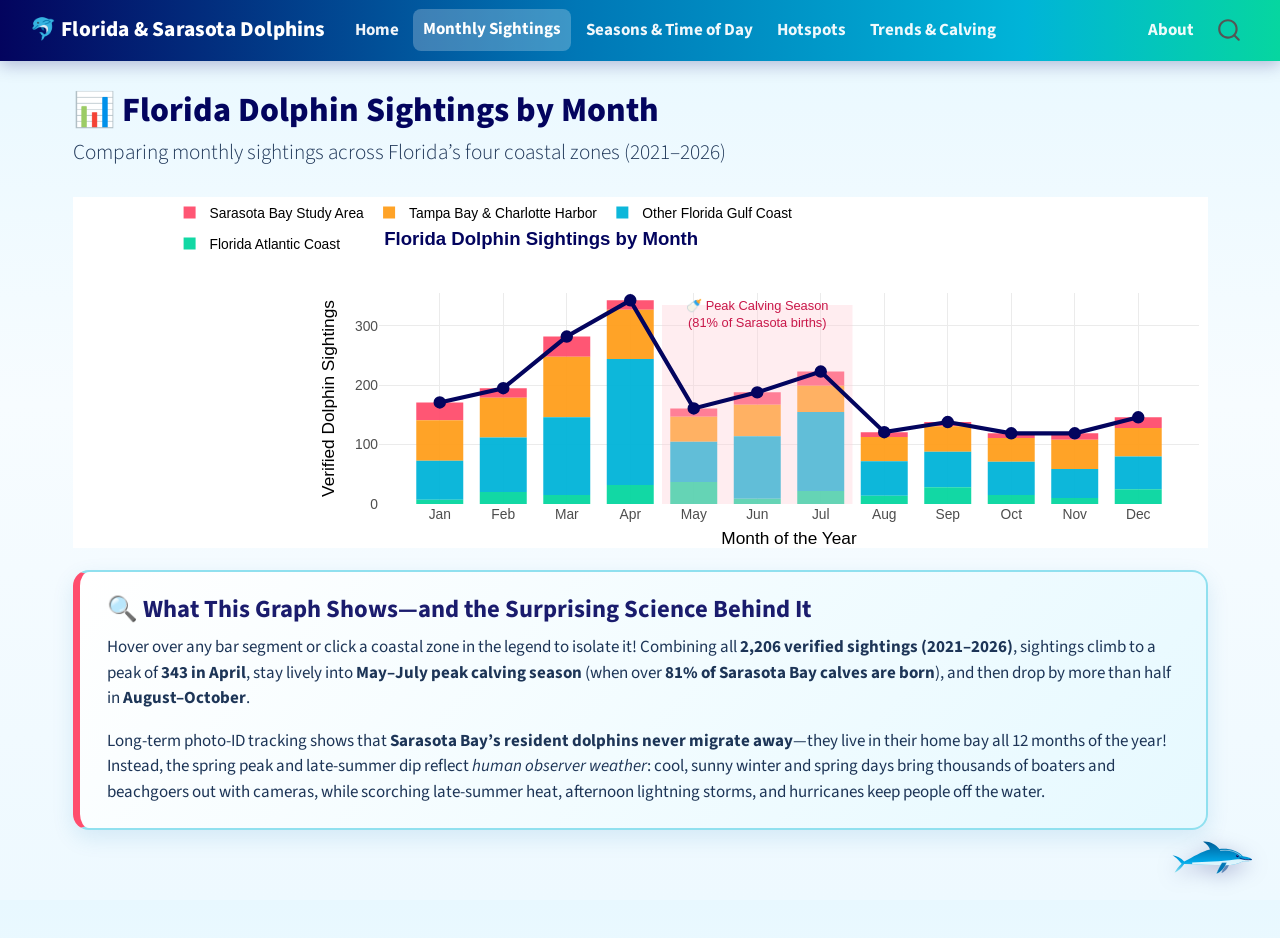
<file: monthly-patterns.html>
<!DOCTYPE html>
<html xmlns="http://www.w3.org/1999/xhtml" lang="en" xml:lang="en"><head>

<meta charset="utf-8">
<meta name="generator" content="quarto-1.10.19">

<meta name="viewport" content="width=device-width, initial-scale=1.0, user-scalable=yes">


<title>📊 Florida Dolphin Sightings by Month – 🐬 Florida &amp; Sarasota Dolphins</title>
<style>
/* Default styles provided by pandoc.
** See https://pandoc.org/MANUAL.html#variables-for-html for config info.
*/
span.smallcaps{font-variant: small-caps;}
div.columns{display: flex; gap: 1.5em;}
div.column{flex: auto;}
@media screen {
div.columns{gap: min(4vw, 1.5em);}
div.column{overflow-x: auto;}
}
div.hanging-indent{margin-left: 1.5em; text-indent: -1.5em;}
ul.task-list{list-style: none;}
ul.task-list li input[type="checkbox"] {
  width: 0.8em;
  margin: 0 0.8em 0.2em -1em; /* quarto-specific, see https://github.com/quarto-dev/quarto-cli/issues/4556 */ 
  vertical-align: middle;
}
</style>


<script src="site_libs/quarto-nav/quarto-nav.js"></script>
<script src="site_libs/quarto-nav/headroom.min.js"></script>
<script src="site_libs/clipboard/clipboard.min.js"></script>
<script src="site_libs/quarto-search/autocomplete.umd.js"></script>
<script src="site_libs/quarto-search/fuse.min.js"></script>
<script src="site_libs/quarto-search/quarto-search.js"></script>
<meta name="quarto:offset" content="./">
<script src="site_libs/quarto-html/quarto.js" type="module"></script>
<script src="site_libs/quarto-html/tabsets/tabsets.js" type="module"></script>
<script src="site_libs/quarto-html/popper.min.js"></script>
<script src="site_libs/quarto-html/tippy.umd.min.js"></script>
<script src="site_libs/quarto-html/anchor.min.js"></script>
<link href="site_libs/quarto-html/tippy.css" rel="stylesheet">
<link href="site_libs/quarto-html/quarto-syntax-highlighting-bf27225e3a48a9273f3daa8f8e829971.css" rel="stylesheet" id="quarto-text-highlighting-styles">
<script src="site_libs/bootstrap/bootstrap.min.js"></script>
<link href="site_libs/bootstrap/bootstrap-icons.css" rel="stylesheet">
<link href="site_libs/bootstrap/bootstrap-977607561cd60f84a551947bb62c3781.min.css" rel="stylesheet" append-hash="true" id="quarto-bootstrap" data-mode="light">
<script id="quarto-search-options" type="application/json">{
  "location": "navbar",
  "copy-button": false,
  "collapse-after": 3,
  "panel-placement": "end",
  "type": "overlay",
  "limit": 50,
  "keyboard-shortcut": [
    "f",
    "/",
    "s"
  ],
  "show-item-context": false,
  "language": {
    "search-no-results-text": "No results",
    "search-matching-documents-text": "matching documents",
    "search-copy-link-title": "Copy link to search",
    "search-hide-matches-text": "Hide additional matches",
    "search-more-match-text": "more match in this document",
    "search-more-matches-text": "more matches in this document",
    "search-clear-button-title": "Clear",
    "search-text-placeholder": "",
    "search-detached-cancel-button-title": "Cancel",
    "search-submit-button-title": "Submit",
    "search-label": "Search"
  }
}</script>
<link href="site_libs/htmltools-fill-0.5.9/fill.css" rel="stylesheet">
<script src="site_libs/htmlwidgets-1.6.4/htmlwidgets.js"></script>
<script src="site_libs/plotly-binding-4.12.1/plotly.js"></script>
<script src="site_libs/typedarray-0.1/typedarray.min.js"></script>
<script src="site_libs/jquery-3.5.1/jquery.min.js"></script>
<link href="site_libs/crosstalk-1.2.2/css/crosstalk.min.css" rel="stylesheet">
<script src="site_libs/crosstalk-1.2.2/js/crosstalk.min.js"></script>
<link href="site_libs/plotly-htmlwidgets-css-2.25.2/plotly-htmlwidgets.css" rel="stylesheet">
<script src="site_libs/plotly-main-2.25.2/plotly-latest.min.js"></script>


<link rel="stylesheet" href="styles.css">
</head>

<body class="nav-fixed quarto-light">

<div id="quarto-search-results"></div>
  <header id="quarto-header" class="headroom fixed-top">
    <nav class="navbar navbar-expand-lg " data-bs-theme="dark">
      <div class="navbar-container container-fluid">
      <div class="navbar-brand-container mx-auto">
    <a class="navbar-brand" href="./index.html">
    <span class="navbar-title">🐬 Florida &amp; Sarasota Dolphins</span>
    </a>
  </div>
            <div id="quarto-search" class="" title="Search"></div>
          <button class="navbar-toggler" type="button" data-bs-toggle="collapse" data-bs-target="#navbarCollapse" aria-controls="navbarCollapse" role="menu" aria-expanded="false" aria-label="Toggle navigation" onclick="if (window.quartoToggleHeadroom) { window.quartoToggleHeadroom(); }">
  <span class="navbar-toggler-icon"></span>
</button>
          <div class="collapse navbar-collapse" id="navbarCollapse">
            <ul class="navbar-nav navbar-nav-scroll me-auto">
  <li class="nav-item">
    <a class="nav-link" href="./index.html"> 
<span class="menu-text">Home</span></a>
  </li>  
  <li class="nav-item">
    <a class="nav-link active" href="./monthly-patterns.html" aria-current="page"> 
<span class="menu-text">Monthly Sightings</span></a>
  </li>  
  <li class="nav-item">
    <a class="nav-link" href="./activity-analysis.html"> 
<span class="menu-text">Seasons &amp; Time of Day</span></a>
  </li>  
  <li class="nav-item">
    <a class="nav-link" href="./story-hotspots.html"> 
<span class="menu-text">Hotspots</span></a>
  </li>  
  <li class="nav-item">
    <a class="nav-link" href="./story-trends.html"> 
<span class="menu-text">Trends &amp; Calving</span></a>
  </li>  
</ul>
            <ul class="navbar-nav navbar-nav-scroll ms-auto">
  <li class="nav-item">
    <a class="nav-link" href="./about.html"> 
<span class="menu-text">About</span></a>
  </li>  
</ul>
          </div> <!-- /navcollapse -->
            <div class="quarto-navbar-tools">
</div>
      </div> <!-- /container-fluid -->
    </nav>
</header>
<!-- content -->
<div id="quarto-content" class="quarto-container page-columns page-rows-contents page-layout-full page-navbar">
<!-- sidebar -->
<!-- margin-sidebar -->
    
<!-- main -->
<main class="content column-page" id="quarto-document-content">

<header id="title-block-header" class="quarto-title-block default">
<div class="quarto-title">
<h1 class="title">📊 Florida Dolphin Sightings by Month</h1>
<p class="subtitle lead">Comparing monthly sightings across Florida’s four coastal zones (2021–2026)</p>
</div>



<div class="quarto-title-meta column-page">

    
  
    
  </div>
  


</header>


<div class="cell">
<div class="cell-output-display">
<div class="plotly html-widget html-fill-item" id="htmlwidget-34cf7d1a8d1956a7e958" style="width:100%;height:351px;"></div>
<script type="application/json" data-for="htmlwidget-34cf7d1a8d1956a7e958">{"x":{"data":[{"x":[4.5,4.5,7.5,7.5,4.5],"y":[0,335,335,0,0],"text":"","type":"scatter","mode":"lines","line":{"width":1.8897637795275593,"color":"transparent","dash":"solid"},"fill":"toself","fillcolor":"rgba(255,204,213,0.35)","hoveron":"fills","showlegend":false,"xaxis":"x","yaxis":"y","hoverinfo":"text","frame":null},{"x":[6],"y":[318],"text":"🍼 Peak Calving Season<br />(81% of Sarasota births)","hovertext":"","textfont":{"size":12.850393700787402,"color":"rgba(201,24,74,1)"},"type":"scatter","mode":"text","hoveron":"points","showlegend":false,"xaxis":"x","yaxis":"y","hoverinfo":"text","frame":null},{"orientation":"v","width":[0.7400000000000001,0.74000000000000021,0.74000000000000021,0.74000000000000021,0.74000000000000021,0.74000000000000021,0.74000000000000021,0.73999999999999932,0.73999999999999844,0.73999999999999844,0.73999999999999844,0.73999999999999844],"base":[141,179,248,327,147,167,199,113,131,111,108,128],"x":[1,2,3,4,5,6,7,8,9,10,11,12],"y":[30,16,34,16,14,21,24,8,7,8,11,18],"text":["<b>January (2021–2026)<\/b><br>Region: <b>Sarasota Bay Study Area<\/b><br>Sightings: <b>30<\/b> (17.5% of month)<br>All-Florida Month Total: <b>171<\/b>","<b>February (2021–2026)<\/b><br>Region: <b>Sarasota Bay Study Area<\/b><br>Sightings: <b>16<\/b> (8.2% of month)<br>All-Florida Month Total: <b>195<\/b>","<b>March (2021–2026)<\/b><br>Region: <b>Sarasota Bay Study Area<\/b><br>Sightings: <b>34<\/b> (12.1% of month)<br>All-Florida Month Total: <b>282<\/b>","<b>April (2021–2026)<\/b><br>Region: <b>Sarasota Bay Study Area<\/b><br>Sightings: <b>16<\/b> (4.7% of month)<br>All-Florida Month Total: <b>343<\/b>","<b>May (2021–2026)<\/b><br>Region: <b>Sarasota Bay Study Area<\/b><br>Sightings: <b>14<\/b> (8.7% of month)<br>All-Florida Month Total: <b>161<\/b>","<b>June (2021–2026)<\/b><br>Region: <b>Sarasota Bay Study Area<\/b><br>Sightings: <b>21<\/b> (11.2% of month)<br>All-Florida Month Total: <b>188<\/b>","<b>July (2021–2026)<\/b><br>Region: <b>Sarasota Bay Study Area<\/b><br>Sightings: <b>24<\/b> (10.8% of month)<br>All-Florida Month Total: <b>223<\/b>","<b>August (2021–2026)<\/b><br>Region: <b>Sarasota Bay Study Area<\/b><br>Sightings: <b>8<\/b> (6.6% of month)<br>All-Florida Month Total: <b>121<\/b>","<b>September (2021–2026)<\/b><br>Region: <b>Sarasota Bay Study Area<\/b><br>Sightings: <b>7<\/b> (5.1% of month)<br>All-Florida Month Total: <b>138<\/b>","<b>October (2021–2026)<\/b><br>Region: <b>Sarasota Bay Study Area<\/b><br>Sightings: <b>8<\/b> (6.7% of month)<br>All-Florida Month Total: <b>119<\/b>","<b>November (2021–2026)<\/b><br>Region: <b>Sarasota Bay Study Area<\/b><br>Sightings: <b>11<\/b> (9.2% of month)<br>All-Florida Month Total: <b>119<\/b>","<b>December (2021–2026)<\/b><br>Region: <b>Sarasota Bay Study Area<\/b><br>Sightings: <b>18<\/b> (12.3% of month)<br>All-Florida Month Total: <b>146<\/b>"],"type":"bar","textposition":"none","marker":{"autocolorscale":false,"color":"rgba(255,77,109,0.95)","line":{"width":1.8897637795275593,"color":"transparent"}},"name":"Sarasota Bay Study Area","legendgroup":"Sarasota Bay Study Area","showlegend":true,"xaxis":"x","yaxis":"y","hoverinfo":"text","frame":null},{"orientation":"v","width":[0.7400000000000001,0.74000000000000021,0.74000000000000021,0.74000000000000021,0.74000000000000021,0.74000000000000021,0.74000000000000021,0.73999999999999932,0.73999999999999844,0.73999999999999844,0.73999999999999844,0.73999999999999844],"base":[73,112,146,244,105,114,155,72,88,71,59,80],"x":[1,2,3,4,5,6,7,8,9,10,11,12],"y":[68,67,102,83,42,53,44,41,43,40,49,48],"text":["<b>January (2021–2026)<\/b><br>Region: <b>Tampa Bay & Charlotte Harbor<\/b><br>Sightings: <b>68<\/b> (39.8% of month)<br>All-Florida Month Total: <b>171<\/b>","<b>February (2021–2026)<\/b><br>Region: <b>Tampa Bay & Charlotte Harbor<\/b><br>Sightings: <b>67<\/b> (34.4% of month)<br>All-Florida Month Total: <b>195<\/b>","<b>March (2021–2026)<\/b><br>Region: <b>Tampa Bay & Charlotte Harbor<\/b><br>Sightings: <b>102<\/b> (36.2% of month)<br>All-Florida Month Total: <b>282<\/b>","<b>April (2021–2026)<\/b><br>Region: <b>Tampa Bay & Charlotte Harbor<\/b><br>Sightings: <b>83<\/b> (24.2% of month)<br>All-Florida Month Total: <b>343<\/b>","<b>May (2021–2026)<\/b><br>Region: <b>Tampa Bay & Charlotte Harbor<\/b><br>Sightings: <b>42<\/b> (26.1% of month)<br>All-Florida Month Total: <b>161<\/b>","<b>June (2021–2026)<\/b><br>Region: <b>Tampa Bay & Charlotte Harbor<\/b><br>Sightings: <b>53<\/b> (28.2% of month)<br>All-Florida Month Total: <b>188<\/b>","<b>July (2021–2026)<\/b><br>Region: <b>Tampa Bay & Charlotte Harbor<\/b><br>Sightings: <b>44<\/b> (19.7% of month)<br>All-Florida Month Total: <b>223<\/b>","<b>August (2021–2026)<\/b><br>Region: <b>Tampa Bay & Charlotte Harbor<\/b><br>Sightings: <b>41<\/b> (33.9% of month)<br>All-Florida Month Total: <b>121<\/b>","<b>September (2021–2026)<\/b><br>Region: <b>Tampa Bay & Charlotte Harbor<\/b><br>Sightings: <b>43<\/b> (31.2% of month)<br>All-Florida Month Total: <b>138<\/b>","<b>October (2021–2026)<\/b><br>Region: <b>Tampa Bay & Charlotte Harbor<\/b><br>Sightings: <b>40<\/b> (33.6% of month)<br>All-Florida Month Total: <b>119<\/b>","<b>November (2021–2026)<\/b><br>Region: <b>Tampa Bay & Charlotte Harbor<\/b><br>Sightings: <b>49<\/b> (41.2% of month)<br>All-Florida Month Total: <b>119<\/b>","<b>December (2021–2026)<\/b><br>Region: <b>Tampa Bay & Charlotte Harbor<\/b><br>Sightings: <b>48<\/b> (32.9% of month)<br>All-Florida Month Total: <b>146<\/b>"],"type":"bar","textposition":"none","marker":{"autocolorscale":false,"color":"rgba(255,159,28,0.95)","line":{"width":1.8897637795275593,"color":"transparent"}},"name":"Tampa Bay & Charlotte Harbor","legendgroup":"Tampa Bay & Charlotte Harbor","showlegend":true,"xaxis":"x","yaxis":"y","hoverinfo":"text","frame":null},{"orientation":"v","width":[0.7400000000000001,0.74000000000000021,0.74000000000000021,0.74000000000000021,0.74000000000000021,0.74000000000000021,0.74000000000000021,0.73999999999999932,0.73999999999999844,0.73999999999999844,0.73999999999999844,0.73999999999999844],"base":[7,20,15,32,37,9,22,14,28,15,10,25],"x":[1,2,3,4,5,6,7,8,9,10,11,12],"y":[66,92,131,212,68,105,133,58,60,56,49,55],"text":["<b>January (2021–2026)<\/b><br>Region: <b>Other Florida Gulf Coast<\/b><br>Sightings: <b>66<\/b> (38.6% of month)<br>All-Florida Month Total: <b>171<\/b>","<b>February (2021–2026)<\/b><br>Region: <b>Other Florida Gulf Coast<\/b><br>Sightings: <b>92<\/b> (47.2% of month)<br>All-Florida Month Total: <b>195<\/b>","<b>March (2021–2026)<\/b><br>Region: <b>Other Florida Gulf Coast<\/b><br>Sightings: <b>131<\/b> (46.5% of month)<br>All-Florida Month Total: <b>282<\/b>","<b>April (2021–2026)<\/b><br>Region: <b>Other Florida Gulf Coast<\/b><br>Sightings: <b>212<\/b> (61.8% of month)<br>All-Florida Month Total: <b>343<\/b>","<b>May (2021–2026)<\/b><br>Region: <b>Other Florida Gulf Coast<\/b><br>Sightings: <b>68<\/b> (42.2% of month)<br>All-Florida Month Total: <b>161<\/b>","<b>June (2021–2026)<\/b><br>Region: <b>Other Florida Gulf Coast<\/b><br>Sightings: <b>105<\/b> (55.9% of month)<br>All-Florida Month Total: <b>188<\/b>","<b>July (2021–2026)<\/b><br>Region: <b>Other Florida Gulf Coast<\/b><br>Sightings: <b>133<\/b> (59.6% of month)<br>All-Florida Month Total: <b>223<\/b>","<b>August (2021–2026)<\/b><br>Region: <b>Other Florida Gulf Coast<\/b><br>Sightings: <b>58<\/b> (47.9% of month)<br>All-Florida Month Total: <b>121<\/b>","<b>September (2021–2026)<\/b><br>Region: <b>Other Florida Gulf Coast<\/b><br>Sightings: <b>60<\/b> (43.5% of month)<br>All-Florida Month Total: <b>138<\/b>","<b>October (2021–2026)<\/b><br>Region: <b>Other Florida Gulf Coast<\/b><br>Sightings: <b>56<\/b> (47.1% of month)<br>All-Florida Month Total: <b>119<\/b>","<b>November (2021–2026)<\/b><br>Region: <b>Other Florida Gulf Coast<\/b><br>Sightings: <b>49<\/b> (41.2% of month)<br>All-Florida Month Total: <b>119<\/b>","<b>December (2021–2026)<\/b><br>Region: <b>Other Florida Gulf Coast<\/b><br>Sightings: <b>55<\/b> (37.7% of month)<br>All-Florida Month Total: <b>146<\/b>"],"type":"bar","textposition":"none","marker":{"autocolorscale":false,"color":"rgba(0,180,216,0.95)","line":{"width":1.8897637795275593,"color":"transparent"}},"name":"Other Florida Gulf Coast","legendgroup":"Other Florida Gulf Coast","showlegend":true,"xaxis":"x","yaxis":"y","hoverinfo":"text","frame":null},{"orientation":"v","width":[0.7400000000000001,0.74000000000000021,0.74000000000000021,0.74000000000000021,0.74000000000000021,0.74000000000000021,0.74000000000000021,0.73999999999999932,0.73999999999999844,0.73999999999999844,0.73999999999999844,0.73999999999999844],"base":[0,0,0,0,0,0,0,0,0,0,0,0],"x":[1,2,3,4,5,6,7,8,9,10,11,12],"y":[7,20,15,32,37,9,22,14,28,15,10,25],"text":["<b>January (2021–2026)<\/b><br>Region: <b>Florida Atlantic Coast<\/b><br>Sightings: <b>7<\/b> (4.1% of month)<br>All-Florida Month Total: <b>171<\/b>","<b>February (2021–2026)<\/b><br>Region: <b>Florida Atlantic Coast<\/b><br>Sightings: <b>20<\/b> (10.3% of month)<br>All-Florida Month Total: <b>195<\/b>","<b>March (2021–2026)<\/b><br>Region: <b>Florida Atlantic Coast<\/b><br>Sightings: <b>15<\/b> (5.3% of month)<br>All-Florida Month Total: <b>282<\/b>","<b>April (2021–2026)<\/b><br>Region: <b>Florida Atlantic Coast<\/b><br>Sightings: <b>32<\/b> (9.3% of month)<br>All-Florida Month Total: <b>343<\/b>","<b>May (2021–2026)<\/b><br>Region: <b>Florida Atlantic Coast<\/b><br>Sightings: <b>37<\/b> (23% of month)<br>All-Florida Month Total: <b>161<\/b>","<b>June (2021–2026)<\/b><br>Region: <b>Florida Atlantic Coast<\/b><br>Sightings: <b>9<\/b> (4.8% of month)<br>All-Florida Month Total: <b>188<\/b>","<b>July (2021–2026)<\/b><br>Region: <b>Florida Atlantic Coast<\/b><br>Sightings: <b>22<\/b> (9.9% of month)<br>All-Florida Month Total: <b>223<\/b>","<b>August (2021–2026)<\/b><br>Region: <b>Florida Atlantic Coast<\/b><br>Sightings: <b>14<\/b> (11.6% of month)<br>All-Florida Month Total: <b>121<\/b>","<b>September (2021–2026)<\/b><br>Region: <b>Florida Atlantic Coast<\/b><br>Sightings: <b>28<\/b> (20.3% of month)<br>All-Florida Month Total: <b>138<\/b>","<b>October (2021–2026)<\/b><br>Region: <b>Florida Atlantic Coast<\/b><br>Sightings: <b>15<\/b> (12.6% of month)<br>All-Florida Month Total: <b>119<\/b>","<b>November (2021–2026)<\/b><br>Region: <b>Florida Atlantic Coast<\/b><br>Sightings: <b>10<\/b> (8.4% of month)<br>All-Florida Month Total: <b>119<\/b>","<b>December (2021–2026)<\/b><br>Region: <b>Florida Atlantic Coast<\/b><br>Sightings: <b>25<\/b> (17.1% of month)<br>All-Florida Month Total: <b>146<\/b>"],"type":"bar","textposition":"none","marker":{"autocolorscale":false,"color":"rgba(6,214,160,0.95)","line":{"width":1.8897637795275593,"color":"transparent"}},"name":"Florida Atlantic Coast","legendgroup":"Florida Atlantic Coast","showlegend":true,"xaxis":"x","yaxis":"y","hoverinfo":"text","frame":null},{"x":[1,2,3,4,5,6,7,8,9,10,11,12],"y":[171,195,282,343,161,188,223,121,138,119,119,146],"text":"","type":"scatter","mode":"lines","line":{"width":4.1574803149606305,"color":"rgba(3,4,94,1)","dash":"solid"},"hoveron":"points","showlegend":false,"xaxis":"x","yaxis":"y","hoverinfo":"text","frame":null},{"x":[1,2,3,4,5,6,7,8,9,10,11,12],"y":[171,195,282,343,161,188,223,121,138,119,119,146],"text":["<b>January Total:<\/b> 171 sightings","<b>February Total:<\/b> 195 sightings","<b>March Total:<\/b> 282 sightings","<b>April Total:<\/b> 343 sightings","<b>May Total:<\/b> 161 sightings","<b>June Total:<\/b> 188 sightings","<b>July Total:<\/b> 223 sightings","<b>August Total:<\/b> 121 sightings","<b>September Total:<\/b> 138 sightings","<b>October Total:<\/b> 119 sightings","<b>November Total:<\/b> 119 sightings","<b>December Total:<\/b> 146 sightings"],"type":"scatter","mode":"markers","marker":{"autocolorscale":false,"color":"rgba(3,4,94,1)","opacity":1,"size":10.58267716535433,"symbol":"circle","line":{"width":1.8897637795275593,"color":"rgba(3,4,94,1)"}},"hoveron":"points","showlegend":false,"xaxis":"x","yaxis":"y","hoverinfo":"text","frame":null}],"layout":{"margin":{"t":43.231216272312167,"r":8.634288086342881,"b":44.034869240348698,"l":50.942299709422997},"paper_bgcolor":"rgba(255,255,255,1)","font":{"color":"rgba(0,0,0,1)","family":"","size":17.268576172685766},"title":{"text":"<b> Florida Dolphin Sightings by Month <\/b>","font":{"color":"rgba(3,4,94,1)","family":"","size":18.596928185969286},"x":0,"xref":"paper"},"xaxis":{"domain":[0,1],"automargin":true,"type":"linear","autorange":false,"range":[0.043000000000000038,12.956999999999999],"tickmode":"array","ticktext":["Jan","Feb","Mar","Apr","May","Jun","Jul","Aug","Sep","Oct","Nov","Dec"],"tickvals":[1,2,3,3.9999999999999996,5,6,6.9999999999999991,7.9999999999999991,9,10,11,12],"categoryorder":"array","categoryarray":["Jan","Feb","Mar","Apr","May","Jun","Jul","Aug","Sep","Oct","Nov","Dec"],"nticks":null,"ticks":"","tickcolor":null,"ticklen":4.3171440431714414,"tickwidth":0,"showticklabels":true,"tickfont":{"color":"rgba(77,77,77,1)","family":"","size":13.814860938148611},"tickangle":-0,"showline":false,"linecolor":null,"linewidth":0,"showgrid":true,"gridcolor":"rgba(235,235,235,1)","gridwidth":0.78493528057662576,"zeroline":false,"anchor":"y","title":{"text":"Month of the Year","font":{"color":"rgba(0,0,0,1)","family":"","size":17.268576172685766}},"hoverformat":".2f"},"yaxis":{"domain":[0,1],"automargin":true,"type":"linear","autorange":false,"range":[0,355.35000000000002],"tickmode":"array","ticktext":["0","100","200","300"],"tickvals":[0,99.999999999999986,199.99999999999997,300],"categoryorder":"array","categoryarray":["0","100","200","300"],"nticks":null,"ticks":"","tickcolor":null,"ticklen":4.3171440431714405,"tickwidth":0,"showticklabels":true,"tickfont":{"color":"rgba(77,77,77,1)","family":"","size":13.814860938148611},"tickangle":-0,"showline":false,"linecolor":null,"linewidth":0,"showgrid":true,"gridcolor":"rgba(235,235,235,1)","gridwidth":0.78493528057662576,"zeroline":false,"anchor":"x","title":{"text":"Verified Dolphin Sightings","font":{"color":"rgba(0,0,0,1)","family":"","size":17.268576172685766}},"hoverformat":".2f"},"shapes":[],"showlegend":true,"legend":{"bgcolor":null,"bordercolor":null,"borderwidth":0,"font":{"color":"rgba(0,0,0,1)","family":"","size":13.814860938148611},"orientation":"h","x":0.02,"y":1.1200000000000001,"xanchor":"center","yanchor":"bottom","title":{"text":"","font":{"color":"rgba(0,0,0,1)","family":"","size":17.268576172685766}}},"hovermode":"closest","barmode":"relative"},"config":{"doubleClick":"reset","modeBarButtonsToAdd":["hoverclosest","hovercompare"],"showSendToCloud":false},"source":"A","attrs":{"cd753cbcc0c4":{"xmin":{},"xmax":{},"ymin":{},"ymax":{},"type":"scatter"},"cd754e0b698":{"x":{},"y":{}},"cd7547e664b1":{"x":{},"y":{},"fill":{},"text":{}},"cd756164ff6":{"x":{},"y":{}},"cd754b792871":{"x":{},"y":{},"text":{}}},"cur_data":"cd753cbcc0c4","visdat":{"cd753cbcc0c4":["function (y) ","x"],"cd754e0b698":["function (y) ","x"],"cd7547e664b1":["function (y) ","x"],"cd756164ff6":["function (y) ","x"],"cd754b792871":["function (y) ","x"]},"highlight":{"on":"plotly_click","persistent":false,"dynamic":false,"selectize":false,"opacityDim":0.20000000000000001,"selected":{"opacity":1},"debounce":0},"shinyEvents":["plotly_hover","plotly_click","plotly_selected","plotly_relayout","plotly_brushed","plotly_brushing","plotly_clickannotation","plotly_doubleclick","plotly_deselect","plotly_afterplot","plotly_sunburstclick"],"base_url":"https://plot.ly"},"evals":[],"jsHooks":[]}</script>
</div>
</div>
<section id="what-this-graph-showsand-the-surprising-science-behind-it" class="level3 graph-explanation">
<h3 class="anchored" data-anchor-id="what-this-graph-showsand-the-surprising-science-behind-it">🔍 What This Graph Shows—and the Surprising Science Behind It</h3>
<p>Hover over any bar segment or click a coastal zone in the legend to isolate it! Combining all <strong>2,206 verified sightings (2021–2026)</strong>, sightings climb to a peak of <strong>343 in April</strong>, stay lively into <strong>May–July peak calving season</strong> (when over <strong>81% of Sarasota Bay calves are born</strong>), and then drop by more than half in <strong>August–October</strong>.</p>
<p>Long-term photo-ID tracking shows that <strong>Sarasota Bay’s resident dolphins never migrate away</strong>—they live in their home bay all 12 months of the year! Instead, the spring peak and late-summer dip reflect <em>human observer weather</em>: cool, sunny winter and spring days bring thousands of boaters and beachgoers out with cameras, while scorching late-summer heat, afternoon lightning storms, and hurricanes keep people off the water.</p>
</section>



</main> <!-- /main -->
<script id="quarto-html-after-body" type="application/javascript">
  window.document.addEventListener("DOMContentLoaded", function (event) {
    const icon = "";
    const anchorJS = new window.AnchorJS();
    anchorJS.options = {
      placement: 'right',
      icon: icon
    };
    anchorJS.add('.anchored');
    const isCodeAnnotation = (el) => {
      for (const clz of el.classList) {
        if (clz.startsWith('code-annotation-')) {                     
          return true;
        }
      }
      return false;
    }
    const onCopySuccess = function(e) {
      // button target
      const button = e.trigger;
      // don't keep focus
      button.blur();
      // flash "checked"
      button.classList.add('code-copy-button-checked');
      var currentTitle = button.getAttribute("title");
      button.setAttribute("title", "Copied!");
      let tooltip;
      if (window.bootstrap) {
        button.setAttribute("data-bs-toggle", "tooltip");
        button.setAttribute("data-bs-placement", "left");
        button.setAttribute("data-bs-title", "Copied!");
        tooltip = new bootstrap.Tooltip(button, 
          { trigger: "manual", 
            customClass: "code-copy-button-tooltip",
            offset: [0, -8]});
        tooltip.show();    
      }
      setTimeout(function() {
        if (tooltip) {
          tooltip.hide();
          button.removeAttribute("data-bs-title");
          button.removeAttribute("data-bs-toggle");
          button.removeAttribute("data-bs-placement");
        }
        button.setAttribute("title", currentTitle);
        button.classList.remove('code-copy-button-checked');
      }, 1000);
      // clear code selection
      e.clearSelection();
    }
    const getTextToCopy = function(trigger) {
      const outerScaffold = trigger.parentElement.cloneNode(true);
      const codeEl = outerScaffold.querySelector('code');
      for (const childEl of codeEl.children) {
        if (isCodeAnnotation(childEl)) {
          childEl.remove();
        }
      }
      return codeEl.innerText;
    }
    const clipboard = new window.ClipboardJS('.code-copy-button:not([data-in-quarto-modal])', {
      text: getTextToCopy
    });
    clipboard.on('success', onCopySuccess);
    if (window.document.getElementById('quarto-embedded-source-code-modal')) {
      const clipboardModal = new window.ClipboardJS('.code-copy-button[data-in-quarto-modal]', {
        text: getTextToCopy,
        container: window.document.getElementById('quarto-embedded-source-code-modal')
      });
      clipboardModal.on('success', onCopySuccess);
    }
      var localhostRegex = new RegExp(/^(?:http|https):\/\/localhost\:?[0-9]*\//);
      var mailtoRegex = new RegExp(/^mailto:/);
        var filterRegex = new RegExp("https:\/\/cmj1209only-eng\.github\.io\/dolphins\/");
      var isInternal = (href) => {
          return filterRegex.test(href) || localhostRegex.test(href) || mailtoRegex.test(href);
      }
      // Inspect non-navigation links and adorn them if external
     var links = window.document.querySelectorAll('a[href]:not(.nav-link):not(.navbar-brand):not(.toc-action):not(.sidebar-link):not(.sidebar-item-toggle):not(.pagination-link):not(.no-external):not([aria-hidden]):not(.dropdown-item):not(.quarto-navigation-tool):not(.about-link)');
      for (var i=0; i<links.length; i++) {
        const link = links[i];
        if (!isInternal(link.href)) {
          // undo the damage that might have been done by quarto-nav.js in the case of
          // links that we want to consider external
          if (link.dataset.originalHref !== undefined) {
            link.href = link.dataset.originalHref;
          }
        }
      }
    function tippyHover(el, contentFn, onTriggerFn, onUntriggerFn) {
      const config = {
        allowHTML: true,
        maxWidth: 500,
        delay: 100,
        arrow: false,
        appendTo: function(el) {
            return el.parentElement;
        },
        interactive: true,
        interactiveBorder: 10,
        theme: 'quarto',
        placement: 'bottom-start',
      };
      if (contentFn) {
        config.content = contentFn;
      }
      if (onTriggerFn) {
        config.onTrigger = onTriggerFn;
      }
      if (onUntriggerFn) {
        config.onUntrigger = onUntriggerFn;
      }
      window.tippy(el, config); 
    }
    const noterefs = window.document.querySelectorAll('a[role="doc-noteref"]');
    for (var i=0; i<noterefs.length; i++) {
      const ref = noterefs[i];
      tippyHover(ref, function() {
        // use id or data attribute instead here
        let href = ref.getAttribute('data-footnote-href') || ref.getAttribute('href');
        try { href = new URL(href).hash; } catch {}
        const id = href.replace(/^#\/?/, "");
        const note = window.document.getElementById(id);
        if (note) {
          return note.innerHTML;
        } else {
          return "";
        }
      });
    }
    const xrefs = window.document.querySelectorAll('a.quarto-xref');
    const processXRef = (id, note) => {
      // Strip column container classes
      const stripColumnClz = (el) => {
        el.classList.remove("page-full", "page-columns");
        if (el.children) {
          for (const child of el.children) {
            stripColumnClz(child);
          }
        }
      }
      stripColumnClz(note)
      if (id === null || id.startsWith('sec-')) {
        // Special case sections, only their first couple elements
        const container = document.createElement("div");
        if (note.children && note.children.length > 2) {
          container.appendChild(note.children[0].cloneNode(true));
          for (let i = 1; i < note.children.length; i++) {
            const child = note.children[i];
            if (child.tagName === "P" && child.innerText === "") {
              continue;
            } else {
              container.appendChild(child.cloneNode(true));
              break;
            }
          }
          if (window.Quarto?.typesetMath) {
            window.Quarto.typesetMath(container);
          }
          return container.innerHTML
        } else {
          if (window.Quarto?.typesetMath) {
            window.Quarto.typesetMath(note);
          }
          return note.innerHTML;
        }
      } else {
        // Remove any anchor links if they are present
        const anchorLink = note.querySelector('a.anchorjs-link');
        if (anchorLink) {
          anchorLink.remove();
        }
        if (window.Quarto?.typesetMath) {
          window.Quarto.typesetMath(note);
        }
        if (note.classList.contains("callout")) {
          return note.outerHTML;
        } else {
          return note.innerHTML;
        }
      }
    }
    for (var i=0; i<xrefs.length; i++) {
      const xref = xrefs[i];
      tippyHover(xref, undefined, function(instance) {
        instance.disable();
        let url = xref.getAttribute('href');
        let hash = undefined; 
        if (url.startsWith('#')) {
          hash = url;
        } else {
          try { hash = new URL(url).hash; } catch {}
        }
        if (hash) {
          const id = hash.replace(/^#\/?/, "");
          const note = window.document.getElementById(id);
          if (note !== null) {
            try {
              const html = processXRef(id, note.cloneNode(true));
              instance.setContent(html);
            } finally {
              instance.enable();
              instance.show();
            }
          } else {
            // See if we can fetch this
            fetch(url.split('#')[0])
            .then(res => res.text())
            .then(html => {
              const parser = new DOMParser();
              const htmlDoc = parser.parseFromString(html, "text/html");
              const note = htmlDoc.getElementById(id);
              if (note !== null) {
                const html = processXRef(id, note);
                instance.setContent(html);
              } 
            }).finally(() => {
              instance.enable();
              instance.show();
            });
          }
        } else {
          // See if we can fetch a full url (with no hash to target)
          // This is a special case and we should probably do some content thinning / targeting
          fetch(url)
          .then(res => res.text())
          .then(html => {
            const parser = new DOMParser();
            const htmlDoc = parser.parseFromString(html, "text/html");
            const note = htmlDoc.querySelector('main.content');
            if (note !== null) {
              // This should only happen for chapter cross references
              // (since there is no id in the URL)
              // remove the first header
              if (note.children.length > 0 && note.children[0].tagName === "HEADER") {
                note.children[0].remove();
              }
              const html = processXRef(null, note);
              instance.setContent(html);
            } 
          }).finally(() => {
            instance.enable();
            instance.show();
          });
        }
      }, function(instance) {
      });
    }
        let selectedAnnoteEl;
        const selectorForAnnotation = ( cell, annotation) => {
          let cellAttr = 'data-code-cell="' + cell + '"';
          let lineAttr = 'data-code-annotation="' +  annotation + '"';
          const selector = 'span[' + cellAttr + '][' + lineAttr + ']';
          return selector;
        }
        const selectCodeLines = (annoteEl) => {
          const doc = window.document;
          const targetCell = annoteEl.getAttribute("data-target-cell");
          const targetAnnotation = annoteEl.getAttribute("data-target-annotation");
          const annoteSpan = window.document.querySelector(selectorForAnnotation(targetCell, targetAnnotation));
          const lines = annoteSpan.getAttribute("data-code-lines").split(",");
          const lineIds = lines.map((line) => {
            return targetCell + "-" + line;
          })
          let top = null;
          let height = null;
          let parent = null;
          if (lineIds.length > 0) {
              //compute the position of the single el (top and bottom and make a div)
              const el = window.document.getElementById(lineIds[0]);
              top = el.offsetTop;
              height = el.offsetHeight;
              parent = el.parentElement.parentElement;
            if (lineIds.length > 1) {
              const lastEl = window.document.getElementById(lineIds[lineIds.length - 1]);
              const bottom = lastEl.offsetTop + lastEl.offsetHeight;
              height = bottom - top;
            }
            if (top !== null && height !== null && parent !== null) {
              // cook up a div (if necessary) and position it 
              let div = window.document.getElementById("code-annotation-line-highlight");
              if (div === null) {
                div = window.document.createElement("div");
                div.setAttribute("id", "code-annotation-line-highlight");
                div.style.position = 'absolute';
                parent.appendChild(div);
              }
              div.style.top = top - 2 + "px";
              div.style.height = height + 4 + "px";
              div.style.left = 0;
              let gutterDiv = window.document.getElementById("code-annotation-line-highlight-gutter");
              if (gutterDiv === null) {
                gutterDiv = window.document.createElement("div");
                gutterDiv.setAttribute("id", "code-annotation-line-highlight-gutter");
                gutterDiv.style.position = 'absolute';
                const codeCell = window.document.getElementById(targetCell);
                const gutter = codeCell.querySelector('.code-annotation-gutter');
                gutter.appendChild(gutterDiv);
              }
              gutterDiv.style.top = top - 2 + "px";
              gutterDiv.style.height = height + 4 + "px";
            }
            selectedAnnoteEl = annoteEl;
          }
        };
        const unselectCodeLines = () => {
          const elementsIds = ["code-annotation-line-highlight", "code-annotation-line-highlight-gutter"];
          elementsIds.forEach((elId) => {
            const div = window.document.getElementById(elId);
            if (div) {
              div.remove();
            }
          });
          selectedAnnoteEl = undefined;
        };
          // Handle positioning of the toggle
      window.addEventListener(
        "resize",
        throttle(() => {
          elRect = undefined;
          if (selectedAnnoteEl) {
            selectCodeLines(selectedAnnoteEl);
          }
        }, 10)
      );
      function throttle(fn, ms) {
      let throttle = false;
      let timer;
        return (...args) => {
          if(!throttle) { // first call gets through
              fn.apply(this, args);
              throttle = true;
          } else { // all the others get throttled
              if(timer) clearTimeout(timer); // cancel #2
              timer = setTimeout(() => {
                fn.apply(this, args);
                timer = throttle = false;
              }, ms);
          }
        };
      }
        // Attach click handler to the DT
        const annoteDls = window.document.querySelectorAll('dt[data-target-cell]');
        for (const annoteDlNode of annoteDls) {
          annoteDlNode.addEventListener('click', (event) => {
            const clickedEl = event.target;
            if (clickedEl !== selectedAnnoteEl) {
              unselectCodeLines();
              const activeEl = window.document.querySelector('dt[data-target-cell].code-annotation-active');
              if (activeEl) {
                activeEl.classList.remove('code-annotation-active');
              }
              selectCodeLines(clickedEl);
              clickedEl.classList.add('code-annotation-active');
            } else {
              // Unselect the line
              unselectCodeLines();
              clickedEl.classList.remove('code-annotation-active');
            }
          });
        }
    const findCites = (el) => {
      const parentEl = el.parentElement;
      if (parentEl) {
        const cites = parentEl.dataset.cites;
        if (cites) {
          return {
            el,
            cites: cites.split(' ')
          };
        } else {
          return findCites(el.parentElement)
        }
      } else {
        return undefined;
      }
    };
    var bibliorefs = window.document.querySelectorAll('a[role="doc-biblioref"]');
    for (var i=0; i<bibliorefs.length; i++) {
      const ref = bibliorefs[i];
      const citeInfo = findCites(ref);
      if (citeInfo) {
        tippyHover(citeInfo.el, function() {
          var popup = window.document.createElement('div');
          citeInfo.cites.forEach(function(cite) {
            var citeDiv = window.document.createElement('div');
            citeDiv.classList.add('hanging-indent');
            citeDiv.classList.add('csl-entry');
            var biblioDiv = window.document.getElementById('ref-' + cite);
            if (biblioDiv) {
              citeDiv.innerHTML = biblioDiv.innerHTML;
            }
            popup.appendChild(citeDiv);
          });
          return popup.innerHTML;
        });
      }
    }
  });
  </script>
</div> <!-- /content -->




</body></html>
</file>
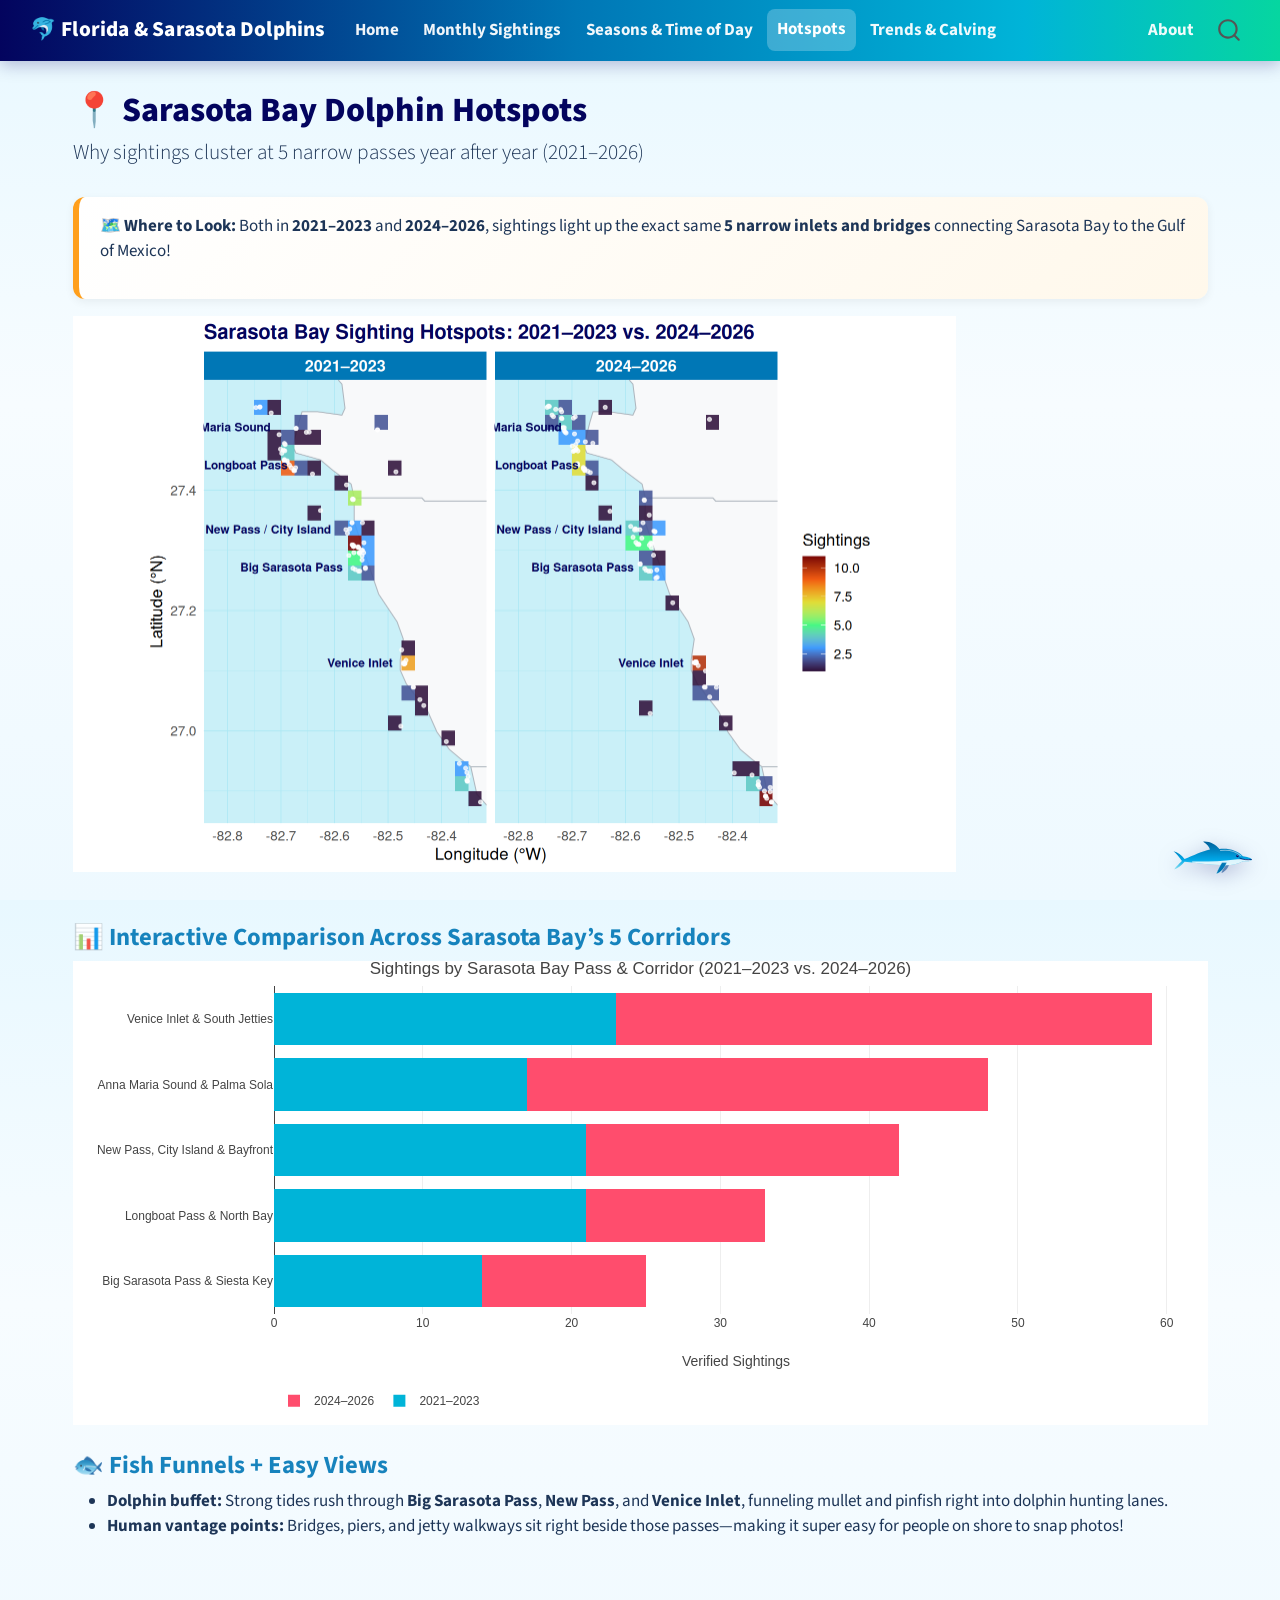
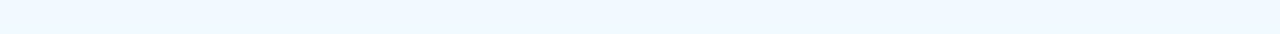
<file: story-hotspots.html>
<!DOCTYPE html>
<html xmlns="http://www.w3.org/1999/xhtml" lang="en" xml:lang="en"><head>

<meta charset="utf-8">
<meta name="generator" content="quarto-1.10.19">

<meta name="viewport" content="width=device-width, initial-scale=1.0, user-scalable=yes">


<title>📍 Sarasota Bay Dolphin Hotspots – 🐬 Florida &amp; Sarasota Dolphins</title>
<style>
/* Default styles provided by pandoc.
** See https://pandoc.org/MANUAL.html#variables-for-html for config info.
*/
span.smallcaps{font-variant: small-caps;}
div.columns{display: flex; gap: 1.5em;}
div.column{flex: auto;}
@media screen {
div.columns{gap: min(4vw, 1.5em);}
div.column{overflow-x: auto;}
}
div.hanging-indent{margin-left: 1.5em; text-indent: -1.5em;}
ul.task-list{list-style: none;}
ul.task-list li input[type="checkbox"] {
  width: 0.8em;
  margin: 0 0.8em 0.2em -1em; /* quarto-specific, see https://github.com/quarto-dev/quarto-cli/issues/4556 */ 
  vertical-align: middle;
}
</style>


<script src="site_libs/quarto-nav/quarto-nav.js"></script>
<script src="site_libs/quarto-nav/headroom.min.js"></script>
<script src="site_libs/clipboard/clipboard.min.js"></script>
<script src="site_libs/quarto-search/autocomplete.umd.js"></script>
<script src="site_libs/quarto-search/fuse.min.js"></script>
<script src="site_libs/quarto-search/quarto-search.js"></script>
<meta name="quarto:offset" content="./">
<script src="site_libs/quarto-html/quarto.js" type="module"></script>
<script src="site_libs/quarto-html/tabsets/tabsets.js" type="module"></script>
<script src="site_libs/quarto-html/popper.min.js"></script>
<script src="site_libs/quarto-html/tippy.umd.min.js"></script>
<script src="site_libs/quarto-html/anchor.min.js"></script>
<link href="site_libs/quarto-html/tippy.css" rel="stylesheet">
<link href="site_libs/quarto-html/quarto-syntax-highlighting-bf27225e3a48a9273f3daa8f8e829971.css" rel="stylesheet" id="quarto-text-highlighting-styles">
<script src="site_libs/bootstrap/bootstrap.min.js"></script>
<link href="site_libs/bootstrap/bootstrap-icons.css" rel="stylesheet">
<link href="site_libs/bootstrap/bootstrap-977607561cd60f84a551947bb62c3781.min.css" rel="stylesheet" append-hash="true" id="quarto-bootstrap" data-mode="light">
<script id="quarto-search-options" type="application/json">{
  "location": "navbar",
  "copy-button": false,
  "collapse-after": 3,
  "panel-placement": "end",
  "type": "overlay",
  "limit": 50,
  "keyboard-shortcut": [
    "f",
    "/",
    "s"
  ],
  "show-item-context": false,
  "language": {
    "search-no-results-text": "No results",
    "search-matching-documents-text": "matching documents",
    "search-copy-link-title": "Copy link to search",
    "search-hide-matches-text": "Hide additional matches",
    "search-more-match-text": "more match in this document",
    "search-more-matches-text": "more matches in this document",
    "search-clear-button-title": "Clear",
    "search-text-placeholder": "",
    "search-detached-cancel-button-title": "Cancel",
    "search-submit-button-title": "Submit",
    "search-label": "Search"
  }
}</script>
<link href="site_libs/htmltools-fill-0.5.9/fill.css" rel="stylesheet">
<script src="site_libs/htmlwidgets-1.6.4/htmlwidgets.js"></script>
<script src="site_libs/plotly-binding-4.12.1/plotly.js"></script>
<script src="site_libs/typedarray-0.1/typedarray.min.js"></script>
<script src="site_libs/jquery-3.5.1/jquery.min.js"></script>
<link href="site_libs/crosstalk-1.2.2/css/crosstalk.min.css" rel="stylesheet">
<script src="site_libs/crosstalk-1.2.2/js/crosstalk.min.js"></script>
<link href="site_libs/plotly-htmlwidgets-css-2.25.2/plotly-htmlwidgets.css" rel="stylesheet">
<script src="site_libs/plotly-main-2.25.2/plotly-latest.min.js"></script>


<link rel="stylesheet" href="styles.css">
</head>

<body class="nav-fixed quarto-light">

<div id="quarto-search-results"></div>
  <header id="quarto-header" class="headroom fixed-top">
    <nav class="navbar navbar-expand-lg " data-bs-theme="dark">
      <div class="navbar-container container-fluid">
      <div class="navbar-brand-container mx-auto">
    <a class="navbar-brand" href="./index.html">
    <span class="navbar-title">🐬 Florida &amp; Sarasota Dolphins</span>
    </a>
  </div>
            <div id="quarto-search" class="" title="Search"></div>
          <button class="navbar-toggler" type="button" data-bs-toggle="collapse" data-bs-target="#navbarCollapse" aria-controls="navbarCollapse" role="menu" aria-expanded="false" aria-label="Toggle navigation" onclick="if (window.quartoToggleHeadroom) { window.quartoToggleHeadroom(); }">
  <span class="navbar-toggler-icon"></span>
</button>
          <div class="collapse navbar-collapse" id="navbarCollapse">
            <ul class="navbar-nav navbar-nav-scroll me-auto">
  <li class="nav-item">
    <a class="nav-link" href="./index.html"> 
<span class="menu-text">Home</span></a>
  </li>  
  <li class="nav-item">
    <a class="nav-link" href="./monthly-patterns.html"> 
<span class="menu-text">Monthly Sightings</span></a>
  </li>  
  <li class="nav-item">
    <a class="nav-link" href="./activity-analysis.html"> 
<span class="menu-text">Seasons &amp; Time of Day</span></a>
  </li>  
  <li class="nav-item">
    <a class="nav-link active" href="./story-hotspots.html" aria-current="page"> 
<span class="menu-text">Hotspots</span></a>
  </li>  
  <li class="nav-item">
    <a class="nav-link" href="./story-trends.html"> 
<span class="menu-text">Trends &amp; Calving</span></a>
  </li>  
</ul>
            <ul class="navbar-nav navbar-nav-scroll ms-auto">
  <li class="nav-item">
    <a class="nav-link" href="./about.html"> 
<span class="menu-text">About</span></a>
  </li>  
</ul>
          </div> <!-- /navcollapse -->
            <div class="quarto-navbar-tools">
</div>
      </div> <!-- /container-fluid -->
    </nav>
</header>
<!-- content -->
<div id="quarto-content" class="quarto-container page-columns page-rows-contents page-layout-full page-navbar">
<!-- sidebar -->
<!-- margin-sidebar -->
    
<!-- main -->
<main class="content column-page" id="quarto-document-content">

<header id="title-block-header" class="quarto-title-block default">
<div class="quarto-title">
<h1 class="title">📍 Sarasota Bay Dolphin Hotspots</h1>
<p class="subtitle lead">Why sightings cluster at 5 narrow passes year after year (2021–2026)</p>
</div>



<div class="quarto-title-meta column-page">

    
  
    
  </div>
  


</header>


<div class="takeaway-box">
<p><strong>🗺️ Where to Look:</strong> Both in <strong>2021–2023</strong> and <strong>2024–2026</strong>, sightings light up the exact same <strong>5 narrow inlets and bridges</strong> connecting Sarasota Bay to the Gulf of Mexico!</p>
</div>
<div class="cell">
<div class="cell-output-display">
<div>
<figure class="figure">
<p><img src="story-hotspots_files/figure-html/unnamed-chunk-2-1.png" class="img-fluid figure-img" width="883"></p>
</figure>
</div>
</div>
</div>
<section id="interactive-comparison-across-sarasota-bays-5-corridors" class="level3">
<h3 class="anchored" data-anchor-id="interactive-comparison-across-sarasota-bays-5-corridors">📊 Interactive Comparison Across Sarasota Bay’s 5 Corridors</h3>
<div class="cell">
<div class="cell-output-display">
<div class="plotly html-widget html-fill-item" id="htmlwidget-9ef70c6060d5f6a3c19b" style="width:100%;height:464px;"></div>
<script type="application/json" data-for="htmlwidget-9ef70c6060d5f6a3c19b">{"x":{"visdat":{"ce3413e00111":["function () ","plotlyVisDat"]},"cur_data":"ce3413e00111","attrs":{"ce3413e00111":{"y":{},"x":{},"orientation":"h","hovertemplate":"<b>%{y}<\/b><br>%{fullData.name}: <b>%{x} sightings<\/b><extra><\/extra>","color":{},"colors":["#00b4d8","#ff4d6d"],"alpha_stroke":1,"sizes":[10,100],"spans":[1,20],"type":"bar"}},"layout":{"margin":{"b":40,"l":60,"t":25,"r":10},"title":"Sightings by Sarasota Bay Pass & Corridor (2021–2023 vs. 2024–2026)","xaxis":{"domain":[0,1],"automargin":true,"title":"Verified Sightings"},"yaxis":{"domain":[0,1],"automargin":true,"title":"","type":"category","categoryorder":"array","categoryarray":["Big Sarasota Pass & Siesta Key","Longboat Pass & North Bay","New Pass, City Island & Bayfront","Anna Maria Sound & Palma Sola","Venice Inlet & South Jetties"]},"barmode":"stack","legend":{"orientation":"h","y":-0.22},"hovermode":"closest","showlegend":true},"source":"A","config":{"modeBarButtonsToAdd":["hoverclosest","hovercompare"],"showSendToCloud":false},"data":[{"y":["Anna Maria Sound & Palma Sola","Big Sarasota Pass & Siesta Key","Longboat Pass & North Bay","New Pass, City Island & Bayfront","Venice Inlet & South Jetties"],"x":[17,14,21,21,23],"orientation":"h","hovertemplate":["<b>%{y}<\/b><br>%{fullData.name}: <b>%{x} sightings<\/b><extra><\/extra>","<b>%{y}<\/b><br>%{fullData.name}: <b>%{x} sightings<\/b><extra><\/extra>","<b>%{y}<\/b><br>%{fullData.name}: <b>%{x} sightings<\/b><extra><\/extra>","<b>%{y}<\/b><br>%{fullData.name}: <b>%{x} sightings<\/b><extra><\/extra>","<b>%{y}<\/b><br>%{fullData.name}: <b>%{x} sightings<\/b><extra><\/extra>"],"type":"bar","name":"2021–2023","marker":{"color":"rgba(0,180,216,1)","line":{"color":"rgba(0,180,216,1)"}},"textfont":{"color":"rgba(0,180,216,1)"},"error_y":{"color":"rgba(0,180,216,1)"},"error_x":{"color":"rgba(0,180,216,1)"},"xaxis":"x","yaxis":"y","frame":null},{"y":["Anna Maria Sound & Palma Sola","Big Sarasota Pass & Siesta Key","Longboat Pass & North Bay","New Pass, City Island & Bayfront","Venice Inlet & South Jetties"],"x":[31,11,12,21,36],"orientation":"h","hovertemplate":["<b>%{y}<\/b><br>%{fullData.name}: <b>%{x} sightings<\/b><extra><\/extra>","<b>%{y}<\/b><br>%{fullData.name}: <b>%{x} sightings<\/b><extra><\/extra>","<b>%{y}<\/b><br>%{fullData.name}: <b>%{x} sightings<\/b><extra><\/extra>","<b>%{y}<\/b><br>%{fullData.name}: <b>%{x} sightings<\/b><extra><\/extra>","<b>%{y}<\/b><br>%{fullData.name}: <b>%{x} sightings<\/b><extra><\/extra>"],"type":"bar","name":"2024–2026","marker":{"color":"rgba(255,77,109,1)","line":{"color":"rgba(255,77,109,1)"}},"textfont":{"color":"rgba(255,77,109,1)"},"error_y":{"color":"rgba(255,77,109,1)"},"error_x":{"color":"rgba(255,77,109,1)"},"xaxis":"x","yaxis":"y","frame":null}],"highlight":{"on":"plotly_click","persistent":false,"dynamic":false,"selectize":false,"opacityDim":0.20000000000000001,"selected":{"opacity":1},"debounce":0},"shinyEvents":["plotly_hover","plotly_click","plotly_selected","plotly_relayout","plotly_brushed","plotly_brushing","plotly_clickannotation","plotly_doubleclick","plotly_deselect","plotly_afterplot","plotly_sunburstclick"],"base_url":"https://plot.ly"},"evals":[],"jsHooks":[]}</script>
</div>
</div>
</section>
<section id="fish-funnels-easy-views" class="level3">
<h3 class="anchored" data-anchor-id="fish-funnels-easy-views">🐟 Fish Funnels + Easy Views</h3>
<ul>
<li><strong>Dolphin buffet:</strong> Strong tides rush through <strong>Big Sarasota Pass</strong>, <strong>New Pass</strong>, and <strong>Venice Inlet</strong>, funneling mullet and pinfish right into dolphin hunting lanes.</li>
<li><strong>Human vantage points:</strong> Bridges, piers, and jetty walkways sit right beside those passes—making it super easy for people on shore to snap photos!</li>
</ul>


</section>

</main> <!-- /main -->
<script id="quarto-html-after-body" type="application/javascript">
  window.document.addEventListener("DOMContentLoaded", function (event) {
    const icon = "";
    const anchorJS = new window.AnchorJS();
    anchorJS.options = {
      placement: 'right',
      icon: icon
    };
    anchorJS.add('.anchored');
    const isCodeAnnotation = (el) => {
      for (const clz of el.classList) {
        if (clz.startsWith('code-annotation-')) {                     
          return true;
        }
      }
      return false;
    }
    const onCopySuccess = function(e) {
      // button target
      const button = e.trigger;
      // don't keep focus
      button.blur();
      // flash "checked"
      button.classList.add('code-copy-button-checked');
      var currentTitle = button.getAttribute("title");
      button.setAttribute("title", "Copied!");
      let tooltip;
      if (window.bootstrap) {
        button.setAttribute("data-bs-toggle", "tooltip");
        button.setAttribute("data-bs-placement", "left");
        button.setAttribute("data-bs-title", "Copied!");
        tooltip = new bootstrap.Tooltip(button, 
          { trigger: "manual", 
            customClass: "code-copy-button-tooltip",
            offset: [0, -8]});
        tooltip.show();    
      }
      setTimeout(function() {
        if (tooltip) {
          tooltip.hide();
          button.removeAttribute("data-bs-title");
          button.removeAttribute("data-bs-toggle");
          button.removeAttribute("data-bs-placement");
        }
        button.setAttribute("title", currentTitle);
        button.classList.remove('code-copy-button-checked');
      }, 1000);
      // clear code selection
      e.clearSelection();
    }
    const getTextToCopy = function(trigger) {
      const outerScaffold = trigger.parentElement.cloneNode(true);
      const codeEl = outerScaffold.querySelector('code');
      for (const childEl of codeEl.children) {
        if (isCodeAnnotation(childEl)) {
          childEl.remove();
        }
      }
      return codeEl.innerText;
    }
    const clipboard = new window.ClipboardJS('.code-copy-button:not([data-in-quarto-modal])', {
      text: getTextToCopy
    });
    clipboard.on('success', onCopySuccess);
    if (window.document.getElementById('quarto-embedded-source-code-modal')) {
      const clipboardModal = new window.ClipboardJS('.code-copy-button[data-in-quarto-modal]', {
        text: getTextToCopy,
        container: window.document.getElementById('quarto-embedded-source-code-modal')
      });
      clipboardModal.on('success', onCopySuccess);
    }
      var localhostRegex = new RegExp(/^(?:http|https):\/\/localhost\:?[0-9]*\//);
      var mailtoRegex = new RegExp(/^mailto:/);
        var filterRegex = new RegExp("https:\/\/cmj1209only-eng\.github\.io\/dolphins\/");
      var isInternal = (href) => {
          return filterRegex.test(href) || localhostRegex.test(href) || mailtoRegex.test(href);
      }
      // Inspect non-navigation links and adorn them if external
     var links = window.document.querySelectorAll('a[href]:not(.nav-link):not(.navbar-brand):not(.toc-action):not(.sidebar-link):not(.sidebar-item-toggle):not(.pagination-link):not(.no-external):not([aria-hidden]):not(.dropdown-item):not(.quarto-navigation-tool):not(.about-link)');
      for (var i=0; i<links.length; i++) {
        const link = links[i];
        if (!isInternal(link.href)) {
          // undo the damage that might have been done by quarto-nav.js in the case of
          // links that we want to consider external
          if (link.dataset.originalHref !== undefined) {
            link.href = link.dataset.originalHref;
          }
        }
      }
    function tippyHover(el, contentFn, onTriggerFn, onUntriggerFn) {
      const config = {
        allowHTML: true,
        maxWidth: 500,
        delay: 100,
        arrow: false,
        appendTo: function(el) {
            return el.parentElement;
        },
        interactive: true,
        interactiveBorder: 10,
        theme: 'quarto',
        placement: 'bottom-start',
      };
      if (contentFn) {
        config.content = contentFn;
      }
      if (onTriggerFn) {
        config.onTrigger = onTriggerFn;
      }
      if (onUntriggerFn) {
        config.onUntrigger = onUntriggerFn;
      }
      window.tippy(el, config); 
    }
    const noterefs = window.document.querySelectorAll('a[role="doc-noteref"]');
    for (var i=0; i<noterefs.length; i++) {
      const ref = noterefs[i];
      tippyHover(ref, function() {
        // use id or data attribute instead here
        let href = ref.getAttribute('data-footnote-href') || ref.getAttribute('href');
        try { href = new URL(href).hash; } catch {}
        const id = href.replace(/^#\/?/, "");
        const note = window.document.getElementById(id);
        if (note) {
          return note.innerHTML;
        } else {
          return "";
        }
      });
    }
    const xrefs = window.document.querySelectorAll('a.quarto-xref');
    const processXRef = (id, note) => {
      // Strip column container classes
      const stripColumnClz = (el) => {
        el.classList.remove("page-full", "page-columns");
        if (el.children) {
          for (const child of el.children) {
            stripColumnClz(child);
          }
        }
      }
      stripColumnClz(note)
      if (id === null || id.startsWith('sec-')) {
        // Special case sections, only their first couple elements
        const container = document.createElement("div");
        if (note.children && note.children.length > 2) {
          container.appendChild(note.children[0].cloneNode(true));
          for (let i = 1; i < note.children.length; i++) {
            const child = note.children[i];
            if (child.tagName === "P" && child.innerText === "") {
              continue;
            } else {
              container.appendChild(child.cloneNode(true));
              break;
            }
          }
          if (window.Quarto?.typesetMath) {
            window.Quarto.typesetMath(container);
          }
          return container.innerHTML
        } else {
          if (window.Quarto?.typesetMath) {
            window.Quarto.typesetMath(note);
          }
          return note.innerHTML;
        }
      } else {
        // Remove any anchor links if they are present
        const anchorLink = note.querySelector('a.anchorjs-link');
        if (anchorLink) {
          anchorLink.remove();
        }
        if (window.Quarto?.typesetMath) {
          window.Quarto.typesetMath(note);
        }
        if (note.classList.contains("callout")) {
          return note.outerHTML;
        } else {
          return note.innerHTML;
        }
      }
    }
    for (var i=0; i<xrefs.length; i++) {
      const xref = xrefs[i];
      tippyHover(xref, undefined, function(instance) {
        instance.disable();
        let url = xref.getAttribute('href');
        let hash = undefined; 
        if (url.startsWith('#')) {
          hash = url;
        } else {
          try { hash = new URL(url).hash; } catch {}
        }
        if (hash) {
          const id = hash.replace(/^#\/?/, "");
          const note = window.document.getElementById(id);
          if (note !== null) {
            try {
              const html = processXRef(id, note.cloneNode(true));
              instance.setContent(html);
            } finally {
              instance.enable();
              instance.show();
            }
          } else {
            // See if we can fetch this
            fetch(url.split('#')[0])
            .then(res => res.text())
            .then(html => {
              const parser = new DOMParser();
              const htmlDoc = parser.parseFromString(html, "text/html");
              const note = htmlDoc.getElementById(id);
              if (note !== null) {
                const html = processXRef(id, note);
                instance.setContent(html);
              } 
            }).finally(() => {
              instance.enable();
              instance.show();
            });
          }
        } else {
          // See if we can fetch a full url (with no hash to target)
          // This is a special case and we should probably do some content thinning / targeting
          fetch(url)
          .then(res => res.text())
          .then(html => {
            const parser = new DOMParser();
            const htmlDoc = parser.parseFromString(html, "text/html");
            const note = htmlDoc.querySelector('main.content');
            if (note !== null) {
              // This should only happen for chapter cross references
              // (since there is no id in the URL)
              // remove the first header
              if (note.children.length > 0 && note.children[0].tagName === "HEADER") {
                note.children[0].remove();
              }
              const html = processXRef(null, note);
              instance.setContent(html);
            } 
          }).finally(() => {
            instance.enable();
            instance.show();
          });
        }
      }, function(instance) {
      });
    }
        let selectedAnnoteEl;
        const selectorForAnnotation = ( cell, annotation) => {
          let cellAttr = 'data-code-cell="' + cell + '"';
          let lineAttr = 'data-code-annotation="' +  annotation + '"';
          const selector = 'span[' + cellAttr + '][' + lineAttr + ']';
          return selector;
        }
        const selectCodeLines = (annoteEl) => {
          const doc = window.document;
          const targetCell = annoteEl.getAttribute("data-target-cell");
          const targetAnnotation = annoteEl.getAttribute("data-target-annotation");
          const annoteSpan = window.document.querySelector(selectorForAnnotation(targetCell, targetAnnotation));
          const lines = annoteSpan.getAttribute("data-code-lines").split(",");
          const lineIds = lines.map((line) => {
            return targetCell + "-" + line;
          })
          let top = null;
          let height = null;
          let parent = null;
          if (lineIds.length > 0) {
              //compute the position of the single el (top and bottom and make a div)
              const el = window.document.getElementById(lineIds[0]);
              top = el.offsetTop;
              height = el.offsetHeight;
              parent = el.parentElement.parentElement;
            if (lineIds.length > 1) {
              const lastEl = window.document.getElementById(lineIds[lineIds.length - 1]);
              const bottom = lastEl.offsetTop + lastEl.offsetHeight;
              height = bottom - top;
            }
            if (top !== null && height !== null && parent !== null) {
              // cook up a div (if necessary) and position it 
              let div = window.document.getElementById("code-annotation-line-highlight");
              if (div === null) {
                div = window.document.createElement("div");
                div.setAttribute("id", "code-annotation-line-highlight");
                div.style.position = 'absolute';
                parent.appendChild(div);
              }
              div.style.top = top - 2 + "px";
              div.style.height = height + 4 + "px";
              div.style.left = 0;
              let gutterDiv = window.document.getElementById("code-annotation-line-highlight-gutter");
              if (gutterDiv === null) {
                gutterDiv = window.document.createElement("div");
                gutterDiv.setAttribute("id", "code-annotation-line-highlight-gutter");
                gutterDiv.style.position = 'absolute';
                const codeCell = window.document.getElementById(targetCell);
                const gutter = codeCell.querySelector('.code-annotation-gutter');
                gutter.appendChild(gutterDiv);
              }
              gutterDiv.style.top = top - 2 + "px";
              gutterDiv.style.height = height + 4 + "px";
            }
            selectedAnnoteEl = annoteEl;
          }
        };
        const unselectCodeLines = () => {
          const elementsIds = ["code-annotation-line-highlight", "code-annotation-line-highlight-gutter"];
          elementsIds.forEach((elId) => {
            const div = window.document.getElementById(elId);
            if (div) {
              div.remove();
            }
          });
          selectedAnnoteEl = undefined;
        };
          // Handle positioning of the toggle
      window.addEventListener(
        "resize",
        throttle(() => {
          elRect = undefined;
          if (selectedAnnoteEl) {
            selectCodeLines(selectedAnnoteEl);
          }
        }, 10)
      );
      function throttle(fn, ms) {
      let throttle = false;
      let timer;
        return (...args) => {
          if(!throttle) { // first call gets through
              fn.apply(this, args);
              throttle = true;
          } else { // all the others get throttled
              if(timer) clearTimeout(timer); // cancel #2
              timer = setTimeout(() => {
                fn.apply(this, args);
                timer = throttle = false;
              }, ms);
          }
        };
      }
        // Attach click handler to the DT
        const annoteDls = window.document.querySelectorAll('dt[data-target-cell]');
        for (const annoteDlNode of annoteDls) {
          annoteDlNode.addEventListener('click', (event) => {
            const clickedEl = event.target;
            if (clickedEl !== selectedAnnoteEl) {
              unselectCodeLines();
              const activeEl = window.document.querySelector('dt[data-target-cell].code-annotation-active');
              if (activeEl) {
                activeEl.classList.remove('code-annotation-active');
              }
              selectCodeLines(clickedEl);
              clickedEl.classList.add('code-annotation-active');
            } else {
              // Unselect the line
              unselectCodeLines();
              clickedEl.classList.remove('code-annotation-active');
            }
          });
        }
    const findCites = (el) => {
      const parentEl = el.parentElement;
      if (parentEl) {
        const cites = parentEl.dataset.cites;
        if (cites) {
          return {
            el,
            cites: cites.split(' ')
          };
        } else {
          return findCites(el.parentElement)
        }
      } else {
        return undefined;
      }
    };
    var bibliorefs = window.document.querySelectorAll('a[role="doc-biblioref"]');
    for (var i=0; i<bibliorefs.length; i++) {
      const ref = bibliorefs[i];
      const citeInfo = findCites(ref);
      if (citeInfo) {
        tippyHover(citeInfo.el, function() {
          var popup = window.document.createElement('div');
          citeInfo.cites.forEach(function(cite) {
            var citeDiv = window.document.createElement('div');
            citeDiv.classList.add('hanging-indent');
            citeDiv.classList.add('csl-entry');
            var biblioDiv = window.document.getElementById('ref-' + cite);
            if (biblioDiv) {
              citeDiv.innerHTML = biblioDiv.innerHTML;
            }
            popup.appendChild(citeDiv);
          });
          return popup.innerHTML;
        });
      }
    }
  });
  </script>
</div> <!-- /content -->




</body></html>
</file>
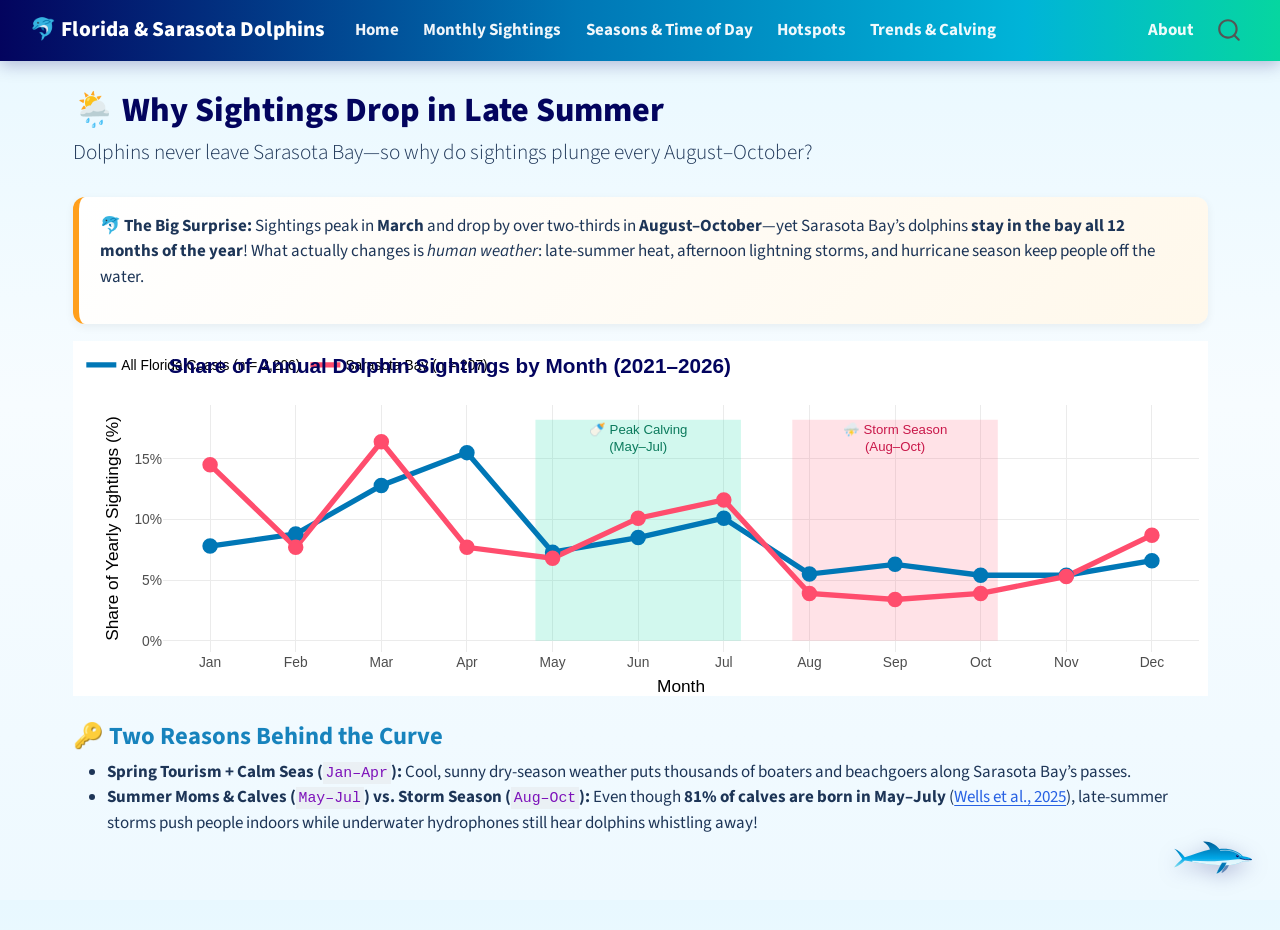
<file: story-seasonality.html>
<!DOCTYPE html>
<html xmlns="http://www.w3.org/1999/xhtml" lang="en" xml:lang="en"><head>

<meta charset="utf-8">
<meta name="generator" content="quarto-1.10.19">

<meta name="viewport" content="width=device-width, initial-scale=1.0, user-scalable=yes">


<title>🌦️ Why Sightings Drop in Late Summer – 🐬 Florida &amp; Sarasota Dolphins</title>
<style>
/* Default styles provided by pandoc.
** See https://pandoc.org/MANUAL.html#variables-for-html for config info.
*/
span.smallcaps{font-variant: small-caps;}
div.columns{display: flex; gap: 1.5em;}
div.column{flex: auto;}
@media screen {
div.columns{gap: min(4vw, 1.5em);}
div.column{overflow-x: auto;}
}
div.hanging-indent{margin-left: 1.5em; text-indent: -1.5em;}
ul.task-list{list-style: none;}
ul.task-list li input[type="checkbox"] {
  width: 0.8em;
  margin: 0 0.8em 0.2em -1em; /* quarto-specific, see https://github.com/quarto-dev/quarto-cli/issues/4556 */ 
  vertical-align: middle;
}
</style>


<script src="site_libs/quarto-nav/quarto-nav.js"></script>
<script src="site_libs/quarto-nav/headroom.min.js"></script>
<script src="site_libs/clipboard/clipboard.min.js"></script>
<script src="site_libs/quarto-search/autocomplete.umd.js"></script>
<script src="site_libs/quarto-search/fuse.min.js"></script>
<script src="site_libs/quarto-search/quarto-search.js"></script>
<meta name="quarto:offset" content="./">
<script src="site_libs/quarto-html/quarto.js" type="module"></script>
<script src="site_libs/quarto-html/tabsets/tabsets.js" type="module"></script>
<script src="site_libs/quarto-html/popper.min.js"></script>
<script src="site_libs/quarto-html/tippy.umd.min.js"></script>
<script src="site_libs/quarto-html/anchor.min.js"></script>
<link href="site_libs/quarto-html/tippy.css" rel="stylesheet">
<link href="site_libs/quarto-html/quarto-syntax-highlighting-bf27225e3a48a9273f3daa8f8e829971.css" rel="stylesheet" id="quarto-text-highlighting-styles">
<script src="site_libs/bootstrap/bootstrap.min.js"></script>
<link href="site_libs/bootstrap/bootstrap-icons.css" rel="stylesheet">
<link href="site_libs/bootstrap/bootstrap-977607561cd60f84a551947bb62c3781.min.css" rel="stylesheet" append-hash="true" id="quarto-bootstrap" data-mode="light">
<script id="quarto-search-options" type="application/json">{
  "location": "navbar",
  "copy-button": false,
  "collapse-after": 3,
  "panel-placement": "end",
  "type": "overlay",
  "limit": 50,
  "keyboard-shortcut": [
    "f",
    "/",
    "s"
  ],
  "show-item-context": false,
  "language": {
    "search-no-results-text": "No results",
    "search-matching-documents-text": "matching documents",
    "search-copy-link-title": "Copy link to search",
    "search-hide-matches-text": "Hide additional matches",
    "search-more-match-text": "more match in this document",
    "search-more-matches-text": "more matches in this document",
    "search-clear-button-title": "Clear",
    "search-text-placeholder": "",
    "search-detached-cancel-button-title": "Cancel",
    "search-submit-button-title": "Submit",
    "search-label": "Search"
  }
}</script>
<link href="site_libs/htmltools-fill-0.5.9/fill.css" rel="stylesheet">
<script src="site_libs/htmlwidgets-1.6.4/htmlwidgets.js"></script>
<script src="site_libs/plotly-binding-4.12.1/plotly.js"></script>
<script src="site_libs/typedarray-0.1/typedarray.min.js"></script>
<script src="site_libs/jquery-3.5.1/jquery.min.js"></script>
<link href="site_libs/crosstalk-1.2.2/css/crosstalk.min.css" rel="stylesheet">
<script src="site_libs/crosstalk-1.2.2/js/crosstalk.min.js"></script>
<link href="site_libs/plotly-htmlwidgets-css-2.25.2/plotly-htmlwidgets.css" rel="stylesheet">
<script src="site_libs/plotly-main-2.25.2/plotly-latest.min.js"></script>


<link rel="stylesheet" href="styles.css">
</head>

<body class="nav-fixed quarto-light">

<div id="quarto-search-results"></div>
  <header id="quarto-header" class="headroom fixed-top">
    <nav class="navbar navbar-expand-lg " data-bs-theme="dark">
      <div class="navbar-container container-fluid">
      <div class="navbar-brand-container mx-auto">
    <a class="navbar-brand" href="./index.html">
    <span class="navbar-title">🐬 Florida &amp; Sarasota Dolphins</span>
    </a>
  </div>
            <div id="quarto-search" class="" title="Search"></div>
          <button class="navbar-toggler" type="button" data-bs-toggle="collapse" data-bs-target="#navbarCollapse" aria-controls="navbarCollapse" role="menu" aria-expanded="false" aria-label="Toggle navigation" onclick="if (window.quartoToggleHeadroom) { window.quartoToggleHeadroom(); }">
  <span class="navbar-toggler-icon"></span>
</button>
          <div class="collapse navbar-collapse" id="navbarCollapse">
            <ul class="navbar-nav navbar-nav-scroll me-auto">
  <li class="nav-item">
    <a class="nav-link" href="./index.html"> 
<span class="menu-text">Home</span></a>
  </li>  
  <li class="nav-item">
    <a class="nav-link" href="./monthly-patterns.html"> 
<span class="menu-text">Monthly Sightings</span></a>
  </li>  
  <li class="nav-item">
    <a class="nav-link" href="./activity-analysis.html"> 
<span class="menu-text">Seasons &amp; Time of Day</span></a>
  </li>  
  <li class="nav-item">
    <a class="nav-link" href="./story-hotspots.html"> 
<span class="menu-text">Hotspots</span></a>
  </li>  
  <li class="nav-item">
    <a class="nav-link" href="./story-trends.html"> 
<span class="menu-text">Trends &amp; Calving</span></a>
  </li>  
</ul>
            <ul class="navbar-nav navbar-nav-scroll ms-auto">
  <li class="nav-item">
    <a class="nav-link" href="./about.html"> 
<span class="menu-text">About</span></a>
  </li>  
</ul>
          </div> <!-- /navcollapse -->
            <div class="quarto-navbar-tools">
</div>
      </div> <!-- /container-fluid -->
    </nav>
</header>
<!-- content -->
<div id="quarto-content" class="quarto-container page-columns page-rows-contents page-layout-full page-navbar">
<!-- sidebar -->
<!-- margin-sidebar -->
    
<!-- main -->
<main class="content column-page" id="quarto-document-content">

<header id="title-block-header" class="quarto-title-block default">
<div class="quarto-title">
<h1 class="title">🌦️ Why Sightings Drop in Late Summer</h1>
<p class="subtitle lead">Dolphins never leave Sarasota Bay—so why do sightings plunge every August–October?</p>
</div>



<div class="quarto-title-meta column-page">

    
  
    
  </div>
  


</header>


<div class="takeaway-box">
<p><strong>🐬 The Big Surprise:</strong> Sightings peak in <strong>March</strong> and drop by over two-thirds in <strong>August–October</strong>—yet Sarasota Bay’s dolphins <strong>stay in the bay all 12 months of the year</strong>! What actually changes is <em>human weather</em>: late-summer heat, afternoon lightning storms, and hurricane season keep people off the water.</p>
</div>
<div class="cell">
<div class="cell-output-display">
<div class="plotly html-widget html-fill-item" id="htmlwidget-34d4ee8aa79c2e06a4e4" style="width:100%;height:355px;"></div>
<script type="application/json" data-for="htmlwidget-34d4ee8aa79c2e06a4e4">{"x":{"data":[{"x":[4.7999999999999998,4.7999999999999998,7.2000000000000002,7.2000000000000002,4.7999999999999998],"y":[0,18.199999999999999,18.199999999999999,0,0],"text":"","type":"scatter","mode":"lines","line":{"width":1.8897637795275593,"color":"transparent","dash":"solid"},"fill":"toself","fillcolor":"rgba(6,214,160,0.18)","hoveron":"fills","showlegend":false,"xaxis":"x","yaxis":"y","hoverinfo":"text","frame":null},{"x":[7.7999999999999998,7.7999999999999998,10.199999999999999,10.199999999999999,7.7999999999999998],"y":[0,18.199999999999999,18.199999999999999,0,0],"text":"","type":"scatter","mode":"lines","line":{"width":1.8897637795275593,"color":"transparent","dash":"solid"},"fill":"toself","fillcolor":"rgba(255,77,109,0.16)","hoveron":"fills","showlegend":false,"xaxis":"x","yaxis":"y","hoverinfo":"text","frame":null},{"x":[6],"y":[16.600000000000001],"text":"🍼 Peak Calving<br />(May–Jul)","hovertext":"","textfont":{"size":13.228346456692915,"color":"rgba(11,122,92,1)"},"type":"scatter","mode":"text","hoveron":"points","showlegend":false,"xaxis":"x","yaxis":"y","hoverinfo":"text","frame":null},{"x":[9],"y":[16.600000000000001],"text":"⛈️ Storm Season<br />(Aug–Oct)","hovertext":"","textfont":{"size":13.228346456692915,"color":"rgba(201,24,74,1)"},"type":"scatter","mode":"text","hoveron":"points","showlegend":false,"xaxis":"x","yaxis":"y","hoverinfo":"text","frame":null},{"x":[1,2,3,4,5,6,7,8,9,10,11,12],"y":[7.7999999999999998,8.8000000000000007,12.800000000000001,15.5,7.2999999999999998,8.5,10.1,5.5,6.2999999999999998,5.4000000000000004,5.4000000000000004,6.5999999999999996],"text":"","type":"scatter","mode":"lines","line":{"width":5.2913385826771648,"color":"rgba(0,119,182,1)","dash":"solid"},"hoveron":"points","name":"All Florida Coasts (n = 2,206)","legendgroup":"All Florida Coasts (n = 2,206)","showlegend":true,"xaxis":"x","yaxis":"y","hoverinfo":"text","frame":null},{"x":[1,2,3,4,5,6,7,8,9,10,11,12],"y":[14.5,7.7000000000000002,16.399999999999999,7.7000000000000002,6.7999999999999998,10.1,11.6,3.8999999999999999,3.3999999999999999,3.8999999999999999,5.2999999999999998,8.6999999999999993],"text":"","type":"scatter","mode":"lines","line":{"width":5.2913385826771648,"color":"rgba(255,77,109,1)","dash":"solid"},"hoveron":"points","name":"Sarasota Bay (n = 207)","legendgroup":"Sarasota Bay (n = 207)","showlegend":true,"xaxis":"x","yaxis":"y","hoverinfo":"text","frame":null},{"x":[1,2,3,4,5,6,7,8,9,10,11,12],"y":[7.7999999999999998,8.8000000000000007,12.800000000000001,15.5,7.2999999999999998,8.5,10.1,5.5,6.2999999999999998,5.4000000000000004,5.4000000000000004,6.5999999999999996],"text":["<b>January<\/b><br>All Florida Coasts (n = 2,206)<br>Sightings: <b>171<\/b> (7.8% of year)","<b>February<\/b><br>All Florida Coasts (n = 2,206)<br>Sightings: <b>195<\/b> (8.8% of year)","<b>March<\/b><br>All Florida Coasts (n = 2,206)<br>Sightings: <b>282<\/b> (12.8% of year)","<b>April<\/b><br>All Florida Coasts (n = 2,206)<br>Sightings: <b>343<\/b> (15.5% of year)","<b>May<\/b><br>All Florida Coasts (n = 2,206)<br>Sightings: <b>161<\/b> (7.3% of year)","<b>June<\/b><br>All Florida Coasts (n = 2,206)<br>Sightings: <b>188<\/b> (8.5% of year)","<b>July<\/b><br>All Florida Coasts (n = 2,206)<br>Sightings: <b>223<\/b> (10.1% of year)","<b>August<\/b><br>All Florida Coasts (n = 2,206)<br>Sightings: <b>121<\/b> (5.5% of year)","<b>September<\/b><br>All Florida Coasts (n = 2,206)<br>Sightings: <b>138<\/b> (6.3% of year)","<b>October<\/b><br>All Florida Coasts (n = 2,206)<br>Sightings: <b>119<\/b> (5.4% of year)","<b>November<\/b><br>All Florida Coasts (n = 2,206)<br>Sightings: <b>119<\/b> (5.4% of year)","<b>December<\/b><br>All Florida Coasts (n = 2,206)<br>Sightings: <b>146<\/b> (6.6% of year)"],"type":"scatter","mode":"markers","marker":{"autocolorscale":false,"color":"rgba(0,119,182,1)","opacity":1,"size":13.606299212598428,"symbol":"circle","line":{"width":1.8897637795275593,"color":"rgba(0,119,182,1)"}},"hoveron":"points","name":"All Florida Coasts (n = 2,206)","legendgroup":"All Florida Coasts (n = 2,206)","showlegend":false,"xaxis":"x","yaxis":"y","hoverinfo":"text","frame":null},{"x":[1,2,3,4,5,6,7,8,9,10,11,12],"y":[14.5,7.7000000000000002,16.399999999999999,7.7000000000000002,6.7999999999999998,10.1,11.6,3.8999999999999999,3.3999999999999999,3.8999999999999999,5.2999999999999998,8.6999999999999993],"text":["<b>January<\/b><br>Sarasota Bay (n = 207)<br>Sightings: <b>30<\/b> (14.5% of year)","<b>February<\/b><br>Sarasota Bay (n = 207)<br>Sightings: <b>16<\/b> (7.7% of year)","<b>March<\/b><br>Sarasota Bay (n = 207)<br>Sightings: <b>34<\/b> (16.4% of year)","<b>April<\/b><br>Sarasota Bay (n = 207)<br>Sightings: <b>16<\/b> (7.7% of year)","<b>May<\/b><br>Sarasota Bay (n = 207)<br>Sightings: <b>14<\/b> (6.8% of year)","<b>June<\/b><br>Sarasota Bay (n = 207)<br>Sightings: <b>21<\/b> (10.1% of year)","<b>July<\/b><br>Sarasota Bay (n = 207)<br>Sightings: <b>24<\/b> (11.6% of year)","<b>August<\/b><br>Sarasota Bay (n = 207)<br>Sightings: <b>8<\/b> (3.9% of year)","<b>September<\/b><br>Sarasota Bay (n = 207)<br>Sightings: <b>7<\/b> (3.4% of year)","<b>October<\/b><br>Sarasota Bay (n = 207)<br>Sightings: <b>8<\/b> (3.9% of year)","<b>November<\/b><br>Sarasota Bay (n = 207)<br>Sightings: <b>11<\/b> (5.3% of year)","<b>December<\/b><br>Sarasota Bay (n = 207)<br>Sightings: <b>18<\/b> (8.7% of year)"],"type":"scatter","mode":"markers","marker":{"autocolorscale":false,"color":"rgba(255,77,109,1)","opacity":1,"size":13.606299212598428,"symbol":"circle","line":{"width":1.8897637795275593,"color":"rgba(255,77,109,1)"}},"hoveron":"points","name":"Sarasota Bay (n = 207)","legendgroup":"Sarasota Bay (n = 207)","showlegend":false,"xaxis":"x","yaxis":"y","hoverinfo":"text","frame":null}],"layout":{"margin":{"t":45.356579493565803,"r":8.6342880863428828,"b":44.034869240348698,"l":50.942299709423011},"paper_bgcolor":"rgba(255,255,255,1)","font":{"color":"rgba(0,0,0,1)","family":"","size":17.268576172685762},"title":{"text":"<b> Share of Annual Dolphin Sightings by Month (2021–2026) <\/b>","font":{"color":"rgba(3,4,94,1)","family":"","size":20.722291407222919},"x":0,"xref":"paper"},"xaxis":{"domain":[0,1],"automargin":true,"type":"linear","autorange":false,"range":[0.44999999999999996,12.550000000000001],"tickmode":"array","ticktext":["Jan","Feb","Mar","Apr","May","Jun","Jul","Aug","Sep","Oct","Nov","Dec"],"tickvals":[1,2,3,4,5,6,7.0000000000000009,8,9,10,11,12],"categoryorder":"array","categoryarray":["Jan","Feb","Mar","Apr","May","Jun","Jul","Aug","Sep","Oct","Nov","Dec"],"nticks":null,"ticks":"","tickcolor":null,"ticklen":4.3171440431714405,"tickwidth":0,"showticklabels":true,"tickfont":{"color":"rgba(77,77,77,1)","family":"","size":13.814860938148612},"tickangle":-0,"showline":false,"linecolor":null,"linewidth":0,"showgrid":true,"gridcolor":"rgba(235,235,235,1)","gridwidth":0.78493528057662576,"zeroline":false,"anchor":"y","title":{"text":"Month","font":{"color":"rgba(0,0,0,1)","family":"","size":17.268576172685762}},"hoverformat":".2f"},"yaxis":{"domain":[0,1],"automargin":true,"type":"linear","autorange":false,"range":[-0.92500000000000004,19.425000000000001],"tickmode":"array","ticktext":["0%","5%","10%","15%"],"tickvals":[0,5.0000000000000009,10,15],"categoryorder":"array","categoryarray":["0%","5%","10%","15%"],"nticks":null,"ticks":"","tickcolor":null,"ticklen":4.3171440431714414,"tickwidth":0,"showticklabels":true,"tickfont":{"color":"rgba(77,77,77,1)","family":"","size":13.814860938148612},"tickangle":-0,"showline":false,"linecolor":null,"linewidth":0,"showgrid":true,"gridcolor":"rgba(235,235,235,1)","gridwidth":0.78493528057662576,"zeroline":false,"anchor":"x","title":{"text":"Share of Yearly Sightings (%)","font":{"color":"rgba(0,0,0,1)","family":"","size":17.268576172685762}},"hoverformat":".2f"},"shapes":[],"showlegend":true,"legend":{"bgcolor":null,"bordercolor":null,"borderwidth":0,"font":{"color":"rgba(0,0,0,1)","family":"","size":13.814860938148612},"orientation":"h","x":0.12,"y":1.1000000000000001,"xanchor":"center","yanchor":"bottom","title":{"text":"","font":{"color":"rgba(0,0,0,1)","family":"","size":17.268576172685762}}},"hovermode":"closest","barmode":"relative"},"config":{"doubleClick":"reset","modeBarButtonsToAdd":["hoverclosest","hovercompare"],"showSendToCloud":false},"source":"A","attrs":{"cd13a7185fc":{"xmin":{},"xmax":{},"ymin":{},"ymax":{},"type":"scatter"},"cd132c445d55":{"xmin":{},"xmax":{},"ymin":{},"ymax":{}},"cd1366508c73":{"x":{},"y":{}},"cd1325b76eee":{"x":{},"y":{}},"cd13179eed39":{"x":{},"y":{},"colour":{}},"cd131904df4a":{"x":{},"y":{},"colour":{},"text":{}}},"cur_data":"cd13a7185fc","visdat":{"cd13a7185fc":["function (y) ","x"],"cd132c445d55":["function (y) ","x"],"cd1366508c73":["function (y) ","x"],"cd1325b76eee":["function (y) ","x"],"cd13179eed39":["function (y) ","x"],"cd131904df4a":["function (y) ","x"]},"highlight":{"on":"plotly_click","persistent":false,"dynamic":false,"selectize":false,"opacityDim":0.20000000000000001,"selected":{"opacity":1},"debounce":0},"shinyEvents":["plotly_hover","plotly_click","plotly_selected","plotly_relayout","plotly_brushed","plotly_brushing","plotly_clickannotation","plotly_doubleclick","plotly_deselect","plotly_afterplot","plotly_sunburstclick"],"base_url":"https://plot.ly"},"evals":[],"jsHooks":[]}</script>
</div>
</div>
<section id="two-reasons-behind-the-curve" class="level3">
<h3 class="anchored" data-anchor-id="two-reasons-behind-the-curve">🔑 Two Reasons Behind the Curve</h3>
<ul>
<li><strong>Spring Tourism + Calm Seas (<code>Jan–Apr</code>):</strong> Cool, sunny dry-season weather puts thousands of boaters and beachgoers along Sarasota Bay’s passes.</li>
<li><strong>Summer Moms &amp; Calves (<code>May–Jul</code>) vs.&nbsp;Storm Season (<code>Aug–Oct</code>):</strong> Even though <strong>81% of calves are born in May–July</strong> (<a href="https://www.frontiersin.org/journals/marine-science/articles/10.3389/fmars.2025.1531528/full">Wells et al., 2025</a>), late-summer storms push people indoors while underwater hydrophones still hear dolphins whistling away!</li>
</ul>


</section>

</main> <!-- /main -->
<script id="quarto-html-after-body" type="application/javascript">
  window.document.addEventListener("DOMContentLoaded", function (event) {
    const icon = "";
    const anchorJS = new window.AnchorJS();
    anchorJS.options = {
      placement: 'right',
      icon: icon
    };
    anchorJS.add('.anchored');
    const isCodeAnnotation = (el) => {
      for (const clz of el.classList) {
        if (clz.startsWith('code-annotation-')) {                     
          return true;
        }
      }
      return false;
    }
    const onCopySuccess = function(e) {
      // button target
      const button = e.trigger;
      // don't keep focus
      button.blur();
      // flash "checked"
      button.classList.add('code-copy-button-checked');
      var currentTitle = button.getAttribute("title");
      button.setAttribute("title", "Copied!");
      let tooltip;
      if (window.bootstrap) {
        button.setAttribute("data-bs-toggle", "tooltip");
        button.setAttribute("data-bs-placement", "left");
        button.setAttribute("data-bs-title", "Copied!");
        tooltip = new bootstrap.Tooltip(button, 
          { trigger: "manual", 
            customClass: "code-copy-button-tooltip",
            offset: [0, -8]});
        tooltip.show();    
      }
      setTimeout(function() {
        if (tooltip) {
          tooltip.hide();
          button.removeAttribute("data-bs-title");
          button.removeAttribute("data-bs-toggle");
          button.removeAttribute("data-bs-placement");
        }
        button.setAttribute("title", currentTitle);
        button.classList.remove('code-copy-button-checked');
      }, 1000);
      // clear code selection
      e.clearSelection();
    }
    const getTextToCopy = function(trigger) {
      const outerScaffold = trigger.parentElement.cloneNode(true);
      const codeEl = outerScaffold.querySelector('code');
      for (const childEl of codeEl.children) {
        if (isCodeAnnotation(childEl)) {
          childEl.remove();
        }
      }
      return codeEl.innerText;
    }
    const clipboard = new window.ClipboardJS('.code-copy-button:not([data-in-quarto-modal])', {
      text: getTextToCopy
    });
    clipboard.on('success', onCopySuccess);
    if (window.document.getElementById('quarto-embedded-source-code-modal')) {
      const clipboardModal = new window.ClipboardJS('.code-copy-button[data-in-quarto-modal]', {
        text: getTextToCopy,
        container: window.document.getElementById('quarto-embedded-source-code-modal')
      });
      clipboardModal.on('success', onCopySuccess);
    }
      var localhostRegex = new RegExp(/^(?:http|https):\/\/localhost\:?[0-9]*\//);
      var mailtoRegex = new RegExp(/^mailto:/);
        var filterRegex = new RegExp("https:\/\/cmj1209only-eng\.github\.io\/dolphins\/");
      var isInternal = (href) => {
          return filterRegex.test(href) || localhostRegex.test(href) || mailtoRegex.test(href);
      }
      // Inspect non-navigation links and adorn them if external
     var links = window.document.querySelectorAll('a[href]:not(.nav-link):not(.navbar-brand):not(.toc-action):not(.sidebar-link):not(.sidebar-item-toggle):not(.pagination-link):not(.no-external):not([aria-hidden]):not(.dropdown-item):not(.quarto-navigation-tool):not(.about-link)');
      for (var i=0; i<links.length; i++) {
        const link = links[i];
        if (!isInternal(link.href)) {
          // undo the damage that might have been done by quarto-nav.js in the case of
          // links that we want to consider external
          if (link.dataset.originalHref !== undefined) {
            link.href = link.dataset.originalHref;
          }
        }
      }
    function tippyHover(el, contentFn, onTriggerFn, onUntriggerFn) {
      const config = {
        allowHTML: true,
        maxWidth: 500,
        delay: 100,
        arrow: false,
        appendTo: function(el) {
            return el.parentElement;
        },
        interactive: true,
        interactiveBorder: 10,
        theme: 'quarto',
        placement: 'bottom-start',
      };
      if (contentFn) {
        config.content = contentFn;
      }
      if (onTriggerFn) {
        config.onTrigger = onTriggerFn;
      }
      if (onUntriggerFn) {
        config.onUntrigger = onUntriggerFn;
      }
      window.tippy(el, config); 
    }
    const noterefs = window.document.querySelectorAll('a[role="doc-noteref"]');
    for (var i=0; i<noterefs.length; i++) {
      const ref = noterefs[i];
      tippyHover(ref, function() {
        // use id or data attribute instead here
        let href = ref.getAttribute('data-footnote-href') || ref.getAttribute('href');
        try { href = new URL(href).hash; } catch {}
        const id = href.replace(/^#\/?/, "");
        const note = window.document.getElementById(id);
        if (note) {
          return note.innerHTML;
        } else {
          return "";
        }
      });
    }
    const xrefs = window.document.querySelectorAll('a.quarto-xref');
    const processXRef = (id, note) => {
      // Strip column container classes
      const stripColumnClz = (el) => {
        el.classList.remove("page-full", "page-columns");
        if (el.children) {
          for (const child of el.children) {
            stripColumnClz(child);
          }
        }
      }
      stripColumnClz(note)
      if (id === null || id.startsWith('sec-')) {
        // Special case sections, only their first couple elements
        const container = document.createElement("div");
        if (note.children && note.children.length > 2) {
          container.appendChild(note.children[0].cloneNode(true));
          for (let i = 1; i < note.children.length; i++) {
            const child = note.children[i];
            if (child.tagName === "P" && child.innerText === "") {
              continue;
            } else {
              container.appendChild(child.cloneNode(true));
              break;
            }
          }
          if (window.Quarto?.typesetMath) {
            window.Quarto.typesetMath(container);
          }
          return container.innerHTML
        } else {
          if (window.Quarto?.typesetMath) {
            window.Quarto.typesetMath(note);
          }
          return note.innerHTML;
        }
      } else {
        // Remove any anchor links if they are present
        const anchorLink = note.querySelector('a.anchorjs-link');
        if (anchorLink) {
          anchorLink.remove();
        }
        if (window.Quarto?.typesetMath) {
          window.Quarto.typesetMath(note);
        }
        if (note.classList.contains("callout")) {
          return note.outerHTML;
        } else {
          return note.innerHTML;
        }
      }
    }
    for (var i=0; i<xrefs.length; i++) {
      const xref = xrefs[i];
      tippyHover(xref, undefined, function(instance) {
        instance.disable();
        let url = xref.getAttribute('href');
        let hash = undefined; 
        if (url.startsWith('#')) {
          hash = url;
        } else {
          try { hash = new URL(url).hash; } catch {}
        }
        if (hash) {
          const id = hash.replace(/^#\/?/, "");
          const note = window.document.getElementById(id);
          if (note !== null) {
            try {
              const html = processXRef(id, note.cloneNode(true));
              instance.setContent(html);
            } finally {
              instance.enable();
              instance.show();
            }
          } else {
            // See if we can fetch this
            fetch(url.split('#')[0])
            .then(res => res.text())
            .then(html => {
              const parser = new DOMParser();
              const htmlDoc = parser.parseFromString(html, "text/html");
              const note = htmlDoc.getElementById(id);
              if (note !== null) {
                const html = processXRef(id, note);
                instance.setContent(html);
              } 
            }).finally(() => {
              instance.enable();
              instance.show();
            });
          }
        } else {
          // See if we can fetch a full url (with no hash to target)
          // This is a special case and we should probably do some content thinning / targeting
          fetch(url)
          .then(res => res.text())
          .then(html => {
            const parser = new DOMParser();
            const htmlDoc = parser.parseFromString(html, "text/html");
            const note = htmlDoc.querySelector('main.content');
            if (note !== null) {
              // This should only happen for chapter cross references
              // (since there is no id in the URL)
              // remove the first header
              if (note.children.length > 0 && note.children[0].tagName === "HEADER") {
                note.children[0].remove();
              }
              const html = processXRef(null, note);
              instance.setContent(html);
            } 
          }).finally(() => {
            instance.enable();
            instance.show();
          });
        }
      }, function(instance) {
      });
    }
        let selectedAnnoteEl;
        const selectorForAnnotation = ( cell, annotation) => {
          let cellAttr = 'data-code-cell="' + cell + '"';
          let lineAttr = 'data-code-annotation="' +  annotation + '"';
          const selector = 'span[' + cellAttr + '][' + lineAttr + ']';
          return selector;
        }
        const selectCodeLines = (annoteEl) => {
          const doc = window.document;
          const targetCell = annoteEl.getAttribute("data-target-cell");
          const targetAnnotation = annoteEl.getAttribute("data-target-annotation");
          const annoteSpan = window.document.querySelector(selectorForAnnotation(targetCell, targetAnnotation));
          const lines = annoteSpan.getAttribute("data-code-lines").split(",");
          const lineIds = lines.map((line) => {
            return targetCell + "-" + line;
          })
          let top = null;
          let height = null;
          let parent = null;
          if (lineIds.length > 0) {
              //compute the position of the single el (top and bottom and make a div)
              const el = window.document.getElementById(lineIds[0]);
              top = el.offsetTop;
              height = el.offsetHeight;
              parent = el.parentElement.parentElement;
            if (lineIds.length > 1) {
              const lastEl = window.document.getElementById(lineIds[lineIds.length - 1]);
              const bottom = lastEl.offsetTop + lastEl.offsetHeight;
              height = bottom - top;
            }
            if (top !== null && height !== null && parent !== null) {
              // cook up a div (if necessary) and position it 
              let div = window.document.getElementById("code-annotation-line-highlight");
              if (div === null) {
                div = window.document.createElement("div");
                div.setAttribute("id", "code-annotation-line-highlight");
                div.style.position = 'absolute';
                parent.appendChild(div);
              }
              div.style.top = top - 2 + "px";
              div.style.height = height + 4 + "px";
              div.style.left = 0;
              let gutterDiv = window.document.getElementById("code-annotation-line-highlight-gutter");
              if (gutterDiv === null) {
                gutterDiv = window.document.createElement("div");
                gutterDiv.setAttribute("id", "code-annotation-line-highlight-gutter");
                gutterDiv.style.position = 'absolute';
                const codeCell = window.document.getElementById(targetCell);
                const gutter = codeCell.querySelector('.code-annotation-gutter');
                gutter.appendChild(gutterDiv);
              }
              gutterDiv.style.top = top - 2 + "px";
              gutterDiv.style.height = height + 4 + "px";
            }
            selectedAnnoteEl = annoteEl;
          }
        };
        const unselectCodeLines = () => {
          const elementsIds = ["code-annotation-line-highlight", "code-annotation-line-highlight-gutter"];
          elementsIds.forEach((elId) => {
            const div = window.document.getElementById(elId);
            if (div) {
              div.remove();
            }
          });
          selectedAnnoteEl = undefined;
        };
          // Handle positioning of the toggle
      window.addEventListener(
        "resize",
        throttle(() => {
          elRect = undefined;
          if (selectedAnnoteEl) {
            selectCodeLines(selectedAnnoteEl);
          }
        }, 10)
      );
      function throttle(fn, ms) {
      let throttle = false;
      let timer;
        return (...args) => {
          if(!throttle) { // first call gets through
              fn.apply(this, args);
              throttle = true;
          } else { // all the others get throttled
              if(timer) clearTimeout(timer); // cancel #2
              timer = setTimeout(() => {
                fn.apply(this, args);
                timer = throttle = false;
              }, ms);
          }
        };
      }
        // Attach click handler to the DT
        const annoteDls = window.document.querySelectorAll('dt[data-target-cell]');
        for (const annoteDlNode of annoteDls) {
          annoteDlNode.addEventListener('click', (event) => {
            const clickedEl = event.target;
            if (clickedEl !== selectedAnnoteEl) {
              unselectCodeLines();
              const activeEl = window.document.querySelector('dt[data-target-cell].code-annotation-active');
              if (activeEl) {
                activeEl.classList.remove('code-annotation-active');
              }
              selectCodeLines(clickedEl);
              clickedEl.classList.add('code-annotation-active');
            } else {
              // Unselect the line
              unselectCodeLines();
              clickedEl.classList.remove('code-annotation-active');
            }
          });
        }
    const findCites = (el) => {
      const parentEl = el.parentElement;
      if (parentEl) {
        const cites = parentEl.dataset.cites;
        if (cites) {
          return {
            el,
            cites: cites.split(' ')
          };
        } else {
          return findCites(el.parentElement)
        }
      } else {
        return undefined;
      }
    };
    var bibliorefs = window.document.querySelectorAll('a[role="doc-biblioref"]');
    for (var i=0; i<bibliorefs.length; i++) {
      const ref = bibliorefs[i];
      const citeInfo = findCites(ref);
      if (citeInfo) {
        tippyHover(citeInfo.el, function() {
          var popup = window.document.createElement('div');
          citeInfo.cites.forEach(function(cite) {
            var citeDiv = window.document.createElement('div');
            citeDiv.classList.add('hanging-indent');
            citeDiv.classList.add('csl-entry');
            var biblioDiv = window.document.getElementById('ref-' + cite);
            if (biblioDiv) {
              citeDiv.innerHTML = biblioDiv.innerHTML;
            }
            popup.appendChild(citeDiv);
          });
          return popup.innerHTML;
        });
      }
    }
  });
  </script>
</div> <!-- /content -->




</body></html>
</file>
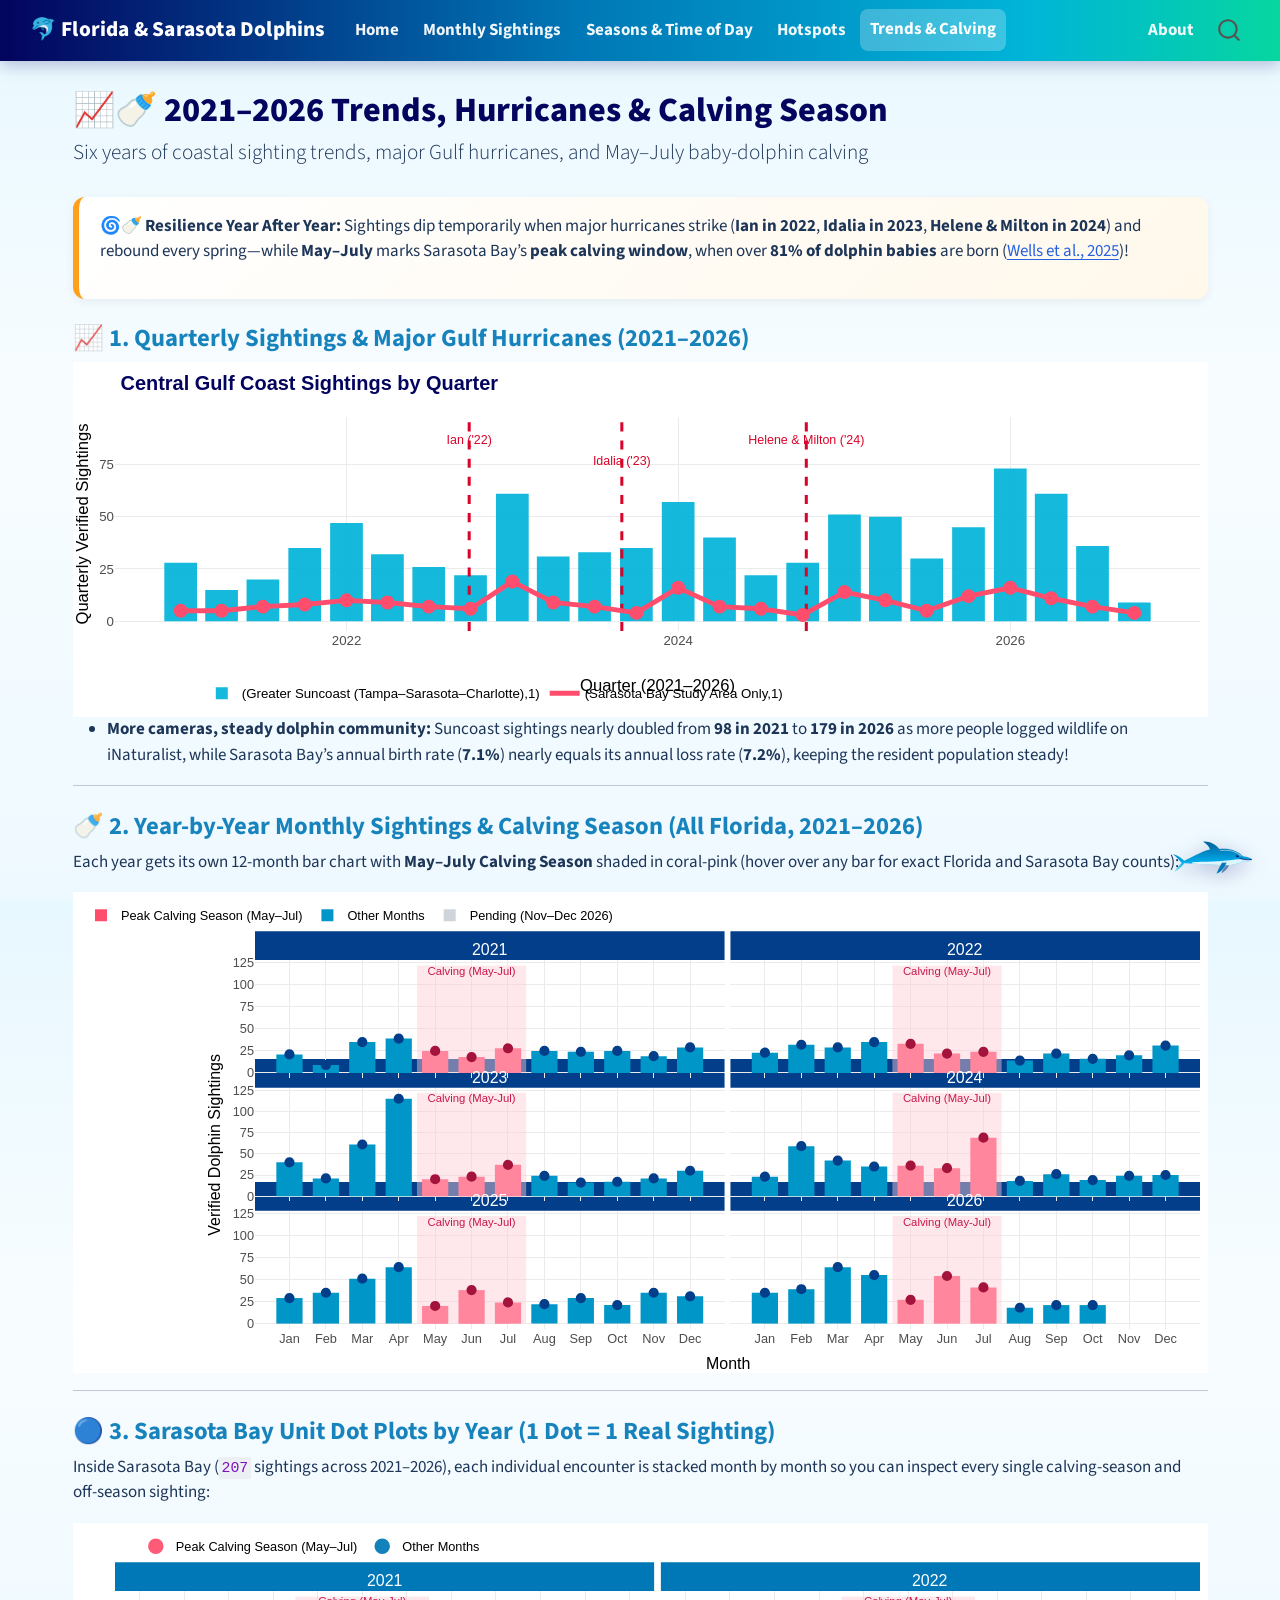
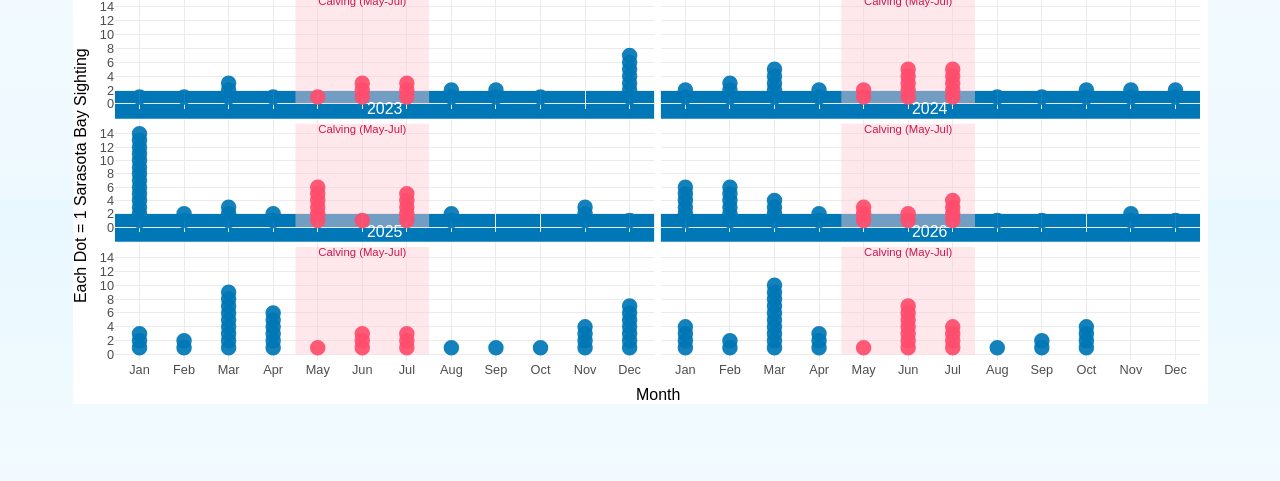
<file: story-trends.html>
<!DOCTYPE html>
<html xmlns="http://www.w3.org/1999/xhtml" lang="en" xml:lang="en"><head>

<meta charset="utf-8">
<meta name="generator" content="quarto-1.10.19">

<meta name="viewport" content="width=device-width, initial-scale=1.0, user-scalable=yes">


<title>📈🍼 2021–2026 Trends, Hurricanes &amp; Calving Season – 🐬 Florida &amp; Sarasota Dolphins</title>
<style>
/* Default styles provided by pandoc.
** See https://pandoc.org/MANUAL.html#variables-for-html for config info.
*/
span.smallcaps{font-variant: small-caps;}
div.columns{display: flex; gap: 1.5em;}
div.column{flex: auto;}
@media screen {
div.columns{gap: min(4vw, 1.5em);}
div.column{overflow-x: auto;}
}
div.hanging-indent{margin-left: 1.5em; text-indent: -1.5em;}
ul.task-list{list-style: none;}
ul.task-list li input[type="checkbox"] {
  width: 0.8em;
  margin: 0 0.8em 0.2em -1em; /* quarto-specific, see https://github.com/quarto-dev/quarto-cli/issues/4556 */ 
  vertical-align: middle;
}
</style>


<script src="site_libs/quarto-nav/quarto-nav.js"></script>
<script src="site_libs/quarto-nav/headroom.min.js"></script>
<script src="site_libs/clipboard/clipboard.min.js"></script>
<script src="site_libs/quarto-search/autocomplete.umd.js"></script>
<script src="site_libs/quarto-search/fuse.min.js"></script>
<script src="site_libs/quarto-search/quarto-search.js"></script>
<meta name="quarto:offset" content="./">
<script src="site_libs/quarto-html/quarto.js" type="module"></script>
<script src="site_libs/quarto-html/tabsets/tabsets.js" type="module"></script>
<script src="site_libs/quarto-html/popper.min.js"></script>
<script src="site_libs/quarto-html/tippy.umd.min.js"></script>
<script src="site_libs/quarto-html/anchor.min.js"></script>
<link href="site_libs/quarto-html/tippy.css" rel="stylesheet">
<link href="site_libs/quarto-html/quarto-syntax-highlighting-bf27225e3a48a9273f3daa8f8e829971.css" rel="stylesheet" id="quarto-text-highlighting-styles">
<script src="site_libs/bootstrap/bootstrap.min.js"></script>
<link href="site_libs/bootstrap/bootstrap-icons.css" rel="stylesheet">
<link href="site_libs/bootstrap/bootstrap-977607561cd60f84a551947bb62c3781.min.css" rel="stylesheet" append-hash="true" id="quarto-bootstrap" data-mode="light">
<script id="quarto-search-options" type="application/json">{
  "location": "navbar",
  "copy-button": false,
  "collapse-after": 3,
  "panel-placement": "end",
  "type": "overlay",
  "limit": 50,
  "keyboard-shortcut": [
    "f",
    "/",
    "s"
  ],
  "show-item-context": false,
  "language": {
    "search-no-results-text": "No results",
    "search-matching-documents-text": "matching documents",
    "search-copy-link-title": "Copy link to search",
    "search-hide-matches-text": "Hide additional matches",
    "search-more-match-text": "more match in this document",
    "search-more-matches-text": "more matches in this document",
    "search-clear-button-title": "Clear",
    "search-text-placeholder": "",
    "search-detached-cancel-button-title": "Cancel",
    "search-submit-button-title": "Submit",
    "search-label": "Search"
  }
}</script>
<link href="site_libs/htmltools-fill-0.5.9/fill.css" rel="stylesheet">
<script src="site_libs/htmlwidgets-1.6.4/htmlwidgets.js"></script>
<script src="site_libs/plotly-binding-4.12.1/plotly.js"></script>
<script src="site_libs/typedarray-0.1/typedarray.min.js"></script>
<script src="site_libs/jquery-3.5.1/jquery.min.js"></script>
<link href="site_libs/crosstalk-1.2.2/css/crosstalk.min.css" rel="stylesheet">
<script src="site_libs/crosstalk-1.2.2/js/crosstalk.min.js"></script>
<link href="site_libs/plotly-htmlwidgets-css-2.25.2/plotly-htmlwidgets.css" rel="stylesheet">
<script src="site_libs/plotly-main-2.25.2/plotly-latest.min.js"></script>


<link rel="stylesheet" href="styles.css">
</head>

<body class="nav-fixed quarto-light">

<div id="quarto-search-results"></div>
  <header id="quarto-header" class="headroom fixed-top">
    <nav class="navbar navbar-expand-lg " data-bs-theme="dark">
      <div class="navbar-container container-fluid">
      <div class="navbar-brand-container mx-auto">
    <a class="navbar-brand" href="./index.html">
    <span class="navbar-title">🐬 Florida &amp; Sarasota Dolphins</span>
    </a>
  </div>
            <div id="quarto-search" class="" title="Search"></div>
          <button class="navbar-toggler" type="button" data-bs-toggle="collapse" data-bs-target="#navbarCollapse" aria-controls="navbarCollapse" role="menu" aria-expanded="false" aria-label="Toggle navigation" onclick="if (window.quartoToggleHeadroom) { window.quartoToggleHeadroom(); }">
  <span class="navbar-toggler-icon"></span>
</button>
          <div class="collapse navbar-collapse" id="navbarCollapse">
            <ul class="navbar-nav navbar-nav-scroll me-auto">
  <li class="nav-item">
    <a class="nav-link" href="./index.html"> 
<span class="menu-text">Home</span></a>
  </li>  
  <li class="nav-item">
    <a class="nav-link" href="./monthly-patterns.html"> 
<span class="menu-text">Monthly Sightings</span></a>
  </li>  
  <li class="nav-item">
    <a class="nav-link" href="./activity-analysis.html"> 
<span class="menu-text">Seasons &amp; Time of Day</span></a>
  </li>  
  <li class="nav-item">
    <a class="nav-link" href="./story-hotspots.html"> 
<span class="menu-text">Hotspots</span></a>
  </li>  
  <li class="nav-item">
    <a class="nav-link active" href="./story-trends.html" aria-current="page"> 
<span class="menu-text">Trends &amp; Calving</span></a>
  </li>  
</ul>
            <ul class="navbar-nav navbar-nav-scroll ms-auto">
  <li class="nav-item">
    <a class="nav-link" href="./about.html"> 
<span class="menu-text">About</span></a>
  </li>  
</ul>
          </div> <!-- /navcollapse -->
            <div class="quarto-navbar-tools">
</div>
      </div> <!-- /container-fluid -->
    </nav>
</header>
<!-- content -->
<div id="quarto-content" class="quarto-container page-columns page-rows-contents page-layout-full page-navbar">
<!-- sidebar -->
<!-- margin-sidebar -->
    
<!-- main -->
<main class="content column-page" id="quarto-document-content">

<header id="title-block-header" class="quarto-title-block default">
<div class="quarto-title">
<h1 class="title">📈🍼 2021–2026 Trends, Hurricanes &amp; Calving Season</h1>
<p class="subtitle lead">Six years of coastal sighting trends, major Gulf hurricanes, and May–July baby-dolphin calving</p>
</div>



<div class="quarto-title-meta column-page">

    
  
    
  </div>
  


</header>


<div class="takeaway-box">
<p><strong>🌀🍼 Resilience Year After Year:</strong> Sightings dip temporarily when major hurricanes strike (<strong>Ian in 2022</strong>, <strong>Idalia in 2023</strong>, <strong>Helene &amp; Milton in 2024</strong>) and rebound every spring—while <strong>May–July</strong> marks Sarasota Bay’s <strong>peak calving window</strong>, when over <strong>81% of dolphin babies</strong> are born (<a href="https://www.frontiersin.org/journals/marine-science/articles/10.3389/fmars.2025.1531528/full">Wells et al., 2025</a>)!</p>
</div>
<section id="quarterly-sightings-major-gulf-hurricanes-20212026" class="level3">
<h3 class="anchored" data-anchor-id="quarterly-sightings-major-gulf-hurricanes-20212026">📈 1. Quarterly Sightings &amp; Major Gulf Hurricanes (2021–2026)</h3>
<div class="cell">
<div class="cell-output-display">
<div class="plotly html-widget html-fill-item" id="htmlwidget-1782440cf5d4335c2a9b" style="width:100%;height:355px;"></div>
<script type="application/json" data-for="htmlwidget-1782440cf5d4335c2a9b">{"x":{"data":[{"orientation":"v","width":[72,72,72,72,72,72,72,72,72,72,72,72,72,72,72,72,72,72,72,72,72,72,72,72],"base":[0,0,0,0,0,0,0,0,0,0,0,0,0,0,0,0,0,0,0,0,0,0,0,0],"x":[18628,18718,18809,18901,18993,19083,19174,19266,19358,19448,19539,19631,19723,19814,19905,19997,20089,20179,20270,20362,20454,20544,20635,20727],"y":[28,15,20,35,47,32,26,22,61,31,33,35,57,40,22,28,51,50,30,45,73,61,36,9],"text":["<b>2021 Q1<\/b><br>Greater Suncoast: <b>28 sightings<\/b>","<b>2021 Q2<\/b><br>Greater Suncoast: <b>15 sightings<\/b>","<b>2021 Q3<\/b><br>Greater Suncoast: <b>20 sightings<\/b>","<b>2021 Q4<\/b><br>Greater Suncoast: <b>35 sightings<\/b>","<b>2022 Q1<\/b><br>Greater Suncoast: <b>47 sightings<\/b>","<b>2022 Q2<\/b><br>Greater Suncoast: <b>32 sightings<\/b>","<b>2022 Q3<\/b><br>Greater Suncoast: <b>26 sightings<\/b>","<b>2022 Q4<\/b><br>Greater Suncoast: <b>22 sightings<\/b>","<b>2023 Q1<\/b><br>Greater Suncoast: <b>61 sightings<\/b>","<b>2023 Q2<\/b><br>Greater Suncoast: <b>31 sightings<\/b>","<b>2023 Q3<\/b><br>Greater Suncoast: <b>33 sightings<\/b>","<b>2023 Q4<\/b><br>Greater Suncoast: <b>35 sightings<\/b>","<b>2024 Q1<\/b><br>Greater Suncoast: <b>57 sightings<\/b>","<b>2024 Q2<\/b><br>Greater Suncoast: <b>40 sightings<\/b>","<b>2024 Q3<\/b><br>Greater Suncoast: <b>22 sightings<\/b>","<b>2024 Q4<\/b><br>Greater Suncoast: <b>28 sightings<\/b>","<b>2025 Q1<\/b><br>Greater Suncoast: <b>51 sightings<\/b>","<b>2025 Q2<\/b><br>Greater Suncoast: <b>50 sightings<\/b>","<b>2025 Q3<\/b><br>Greater Suncoast: <b>30 sightings<\/b>","<b>2025 Q4<\/b><br>Greater Suncoast: <b>45 sightings<\/b>","<b>2026 Q1<\/b><br>Greater Suncoast: <b>73 sightings<\/b>","<b>2026 Q2<\/b><br>Greater Suncoast: <b>61 sightings<\/b>","<b>2026 Q3<\/b><br>Greater Suncoast: <b>36 sightings<\/b>","<b>2026 Q4<\/b><br>Greater Suncoast: <b>9 sightings<\/b>"],"type":"bar","textposition":"none","marker":{"autocolorscale":false,"color":"rgba(0,180,216,0.92)","line":{"width":1.8897637795275593,"color":"transparent"}},"name":"(Greater Suncoast (Tampa–Sarasota–Charlotte),1)","legendgroup":"(Greater Suncoast (Tampa–Sarasota–Charlotte),1)","showlegend":true,"xaxis":"x","yaxis":"y","hoverinfo":"text","frame":null},{"x":[19263,19263,null,19599,19599,null,20005,20005],"y":[-4.6500000000000004,97.650000000000006,null,-4.6500000000000004,97.650000000000006,null,-4.6500000000000004,97.650000000000006],"text":"","type":"scatter","mode":"lines","line":{"width":3.0236220472440949,"color":"rgba(217,4,41,1)","dash":"dash"},"hoveron":"points","showlegend":false,"xaxis":"x","yaxis":"y","hoverinfo":"text","frame":null},{"x":[19263],"y":[86],"text":"Ian ('22)","hovertext":"","textfont":{"size":12.472440944881889,"color":"rgba(217,4,41,1)"},"type":"scatter","mode":"text","hoveron":"points","showlegend":false,"xaxis":"x","yaxis":"y","hoverinfo":"text","frame":null},{"x":[19599],"y":[76],"text":"Idalia ('23)","hovertext":"","textfont":{"size":12.472440944881889,"color":"rgba(217,4,41,1)"},"type":"scatter","mode":"text","hoveron":"points","showlegend":false,"xaxis":"x","yaxis":"y","hoverinfo":"text","frame":null},{"x":[20005],"y":[86],"text":"Helene & Milton ('24)","hovertext":"","textfont":{"size":12.472440944881889,"color":"rgba(217,4,41,1)"},"type":"scatter","mode":"text","hoveron":"points","showlegend":false,"xaxis":"x","yaxis":"y","hoverinfo":"text","frame":null},{"x":[18628,18718,18809,18901,18993,19083,19174,19266,19358,19448,19539,19631,19723,19814,19905,19997,20089,20179,20270,20362,20454,20544,20635,20727],"y":[5,5,7,8,10,9,7,6,19,9,7,4,16,7,6,3,14,10,5,12,16,11,7,4],"text":"","type":"scatter","mode":"lines","line":{"width":4.9133858267716546,"color":"rgba(255,77,109,1)","dash":"solid"},"hoveron":"points","name":"(Sarasota Bay Study Area Only,1)","legendgroup":"(Sarasota Bay Study Area Only,1)","showlegend":true,"xaxis":"x","yaxis":"y","hoverinfo":"text","frame":null},{"x":[18628,18718,18809,18901,18993,19083,19174,19266,19358,19448,19539,19631,19723,19814,19905,19997,20089,20179,20270,20362,20454,20544,20635,20727],"y":[5,5,7,8,10,9,7,6,19,9,7,4,16,7,6,3,14,10,5,12,16,11,7,4],"text":["<b>2021 Q1<\/b><br>Sarasota Bay Only: <b>5 sightings<\/b>","<b>2021 Q2<\/b><br>Sarasota Bay Only: <b>5 sightings<\/b>","<b>2021 Q3<\/b><br>Sarasota Bay Only: <b>7 sightings<\/b>","<b>2021 Q4<\/b><br>Sarasota Bay Only: <b>8 sightings<\/b>","<b>2022 Q1<\/b><br>Sarasota Bay Only: <b>10 sightings<\/b>","<b>2022 Q2<\/b><br>Sarasota Bay Only: <b>9 sightings<\/b>","<b>2022 Q3<\/b><br>Sarasota Bay Only: <b>7 sightings<\/b>","<b>2022 Q4<\/b><br>Sarasota Bay Only: <b>6 sightings<\/b>","<b>2023 Q1<\/b><br>Sarasota Bay Only: <b>19 sightings<\/b>","<b>2023 Q2<\/b><br>Sarasota Bay Only: <b>9 sightings<\/b>","<b>2023 Q3<\/b><br>Sarasota Bay Only: <b>7 sightings<\/b>","<b>2023 Q4<\/b><br>Sarasota Bay Only: <b>4 sightings<\/b>","<b>2024 Q1<\/b><br>Sarasota Bay Only: <b>16 sightings<\/b>","<b>2024 Q2<\/b><br>Sarasota Bay Only: <b>7 sightings<\/b>","<b>2024 Q3<\/b><br>Sarasota Bay Only: <b>6 sightings<\/b>","<b>2024 Q4<\/b><br>Sarasota Bay Only: <b>3 sightings<\/b>","<b>2025 Q1<\/b><br>Sarasota Bay Only: <b>14 sightings<\/b>","<b>2025 Q2<\/b><br>Sarasota Bay Only: <b>10 sightings<\/b>","<b>2025 Q3<\/b><br>Sarasota Bay Only: <b>5 sightings<\/b>","<b>2025 Q4<\/b><br>Sarasota Bay Only: <b>12 sightings<\/b>","<b>2026 Q1<\/b><br>Sarasota Bay Only: <b>16 sightings<\/b>","<b>2026 Q2<\/b><br>Sarasota Bay Only: <b>11 sightings<\/b>","<b>2026 Q3<\/b><br>Sarasota Bay Only: <b>7 sightings<\/b>","<b>2026 Q4<\/b><br>Sarasota Bay Only: <b>4 sightings<\/b>"],"type":"scatter","mode":"markers","marker":{"autocolorscale":false,"color":"rgba(255,77,109,1)","opacity":1,"size":12.09448818897638,"symbol":"circle","line":{"width":1.8897637795275593,"color":"rgba(255,77,109,1)"}},"hoveron":"points","name":"(Sarasota Bay Study Area Only,1)","legendgroup":"(Sarasota Bay Study Area Only,1)","showlegend":false,"xaxis":"x","yaxis":"y","hoverinfo":"text","frame":null}],"layout":{"margin":{"t":55,"r":8.3022000830220026,"b":75,"l":42.34122042341221},"paper_bgcolor":"rgba(255,255,255,1)","font":{"color":"rgba(0,0,0,1)","family":"","size":16.604400166044005},"title":{"text":"<b> Central Gulf Coast Sightings by Quarter <\/b>","font":{"color":"rgba(3,4,94,1)","family":"","size":19.9252801992528},"x":0,"xref":"paper"},"xaxis":{"domain":[0,1],"automargin":true,"type":"linear","autorange":false,"range":[18483.450000000001,20871.549999999999],"tickmode":"array","ticktext":["2022","2024","2026"],"tickvals":[18993,19723,20454],"categoryorder":"array","categoryarray":["2022","2024","2026"],"nticks":null,"ticks":"","tickcolor":null,"ticklen":4.1511000415110013,"tickwidth":0,"showticklabels":true,"tickfont":{"color":"rgba(77,77,77,1)","family":"","size":13.283520132835198},"tickangle":-0,"showline":false,"linecolor":null,"linewidth":0,"showgrid":true,"gridcolor":"rgba(235,235,235,1)","gridwidth":0.75474546209290927,"zeroline":false,"anchor":"y","title":{"text":"Quarter (2021–2026)","font":{"color":"rgba(0,0,0,1)","family":"","size":16.604400166044005}},"hoverformat":".2f"},"yaxis":{"domain":[0,1],"automargin":true,"type":"linear","autorange":false,"range":[-4.6500000000000004,97.650000000000006],"tickmode":"array","ticktext":["0","25","50","75"],"tickvals":[0,25,50.000000000000007,75],"categoryorder":"array","categoryarray":["0","25","50","75"],"nticks":null,"ticks":"","tickcolor":null,"ticklen":4.1511000415110013,"tickwidth":0,"showticklabels":true,"tickfont":{"color":"rgba(77,77,77,1)","family":"","size":13.283520132835198},"tickangle":-0,"showline":false,"linecolor":null,"linewidth":0,"showgrid":true,"gridcolor":"rgba(235,235,235,1)","gridwidth":0.75474546209290927,"zeroline":false,"anchor":"x","title":{"text":"Quarterly Verified Sightings","font":{"color":"rgba(0,0,0,1)","family":"","size":16.604400166044005}},"hoverformat":".2f"},"shapes":[],"showlegend":true,"legend":{"bgcolor":null,"bordercolor":null,"borderwidth":0,"font":{"color":"rgba(0,0,0,1)","family":"","size":13.283520132835198},"title":{"text":"","font":{"color":"rgba(0,0,0,1)","family":"","size":16.604400166044005}},"orientation":"h","y":-0.22,"x":0.080000000000000002},"hovermode":"closest","barmode":"relative"},"config":{"doubleClick":"reset","modeBarButtonsToAdd":["hoverclosest","hovercompare"],"showSendToCloud":false},"source":"A","attrs":{"cc5c579eaaa5":{"x":{},"y":{},"fill":{},"text":{},"type":"bar"},"cc5c610a1419":{"xintercept":{}},"cc5c61aacbc6":{"x":{},"y":{}},"cc5c625438f4":{"x":{},"y":{}},"cc5c6cb066c2":{"x":{},"y":{}},"cc5cade0e06":{"x":{},"y":{},"colour":{}},"cc5c1a285419":{"x":{},"y":{},"colour":{},"text":{}}},"cur_data":"cc5c579eaaa5","visdat":{"cc5c579eaaa5":["function (y) ","x"],"cc5c610a1419":["function (y) ","x"],"cc5c61aacbc6":["function (y) ","x"],"cc5c625438f4":["function (y) ","x"],"cc5c6cb066c2":["function (y) ","x"],"cc5cade0e06":["function (y) ","x"],"cc5c1a285419":["function (y) ","x"]},"highlight":{"on":"plotly_click","persistent":false,"dynamic":false,"selectize":false,"opacityDim":0.20000000000000001,"selected":{"opacity":1},"debounce":0},"shinyEvents":["plotly_hover","plotly_click","plotly_selected","plotly_relayout","plotly_brushed","plotly_brushing","plotly_clickannotation","plotly_doubleclick","plotly_deselect","plotly_afterplot","plotly_sunburstclick"],"base_url":"https://plot.ly"},"evals":[],"jsHooks":[]}</script>
</div>
</div>
<ul>
<li><strong>More cameras, steady dolphin community:</strong> Suncoast sightings nearly doubled from <strong>98 in 2021</strong> to <strong>179 in 2026</strong> as more people logged wildlife on iNaturalist, while Sarasota Bay’s annual birth rate (<strong>7.1%</strong>) nearly equals its annual loss rate (<strong>7.2%</strong>), keeping the resident population steady!</li>
</ul>
<hr>
</section>
<section id="year-by-year-monthly-sightings-calving-season-all-florida-20212026" class="level3">
<h3 class="anchored" data-anchor-id="year-by-year-monthly-sightings-calving-season-all-florida-20212026">🍼 2. Year-by-Year Monthly Sightings &amp; Calving Season (All Florida, 2021–2026)</h3>
<p>Each year gets its own 12-month bar chart with <strong>May–July Calving Season</strong> shaded in coral-pink (hover over any bar for exact Florida and Sarasota Bay counts):</p>
<div class="cell">
<div class="cell-output-display">
<div class="plotly html-widget html-fill-item" id="htmlwidget-9233dea133e942abb848" style="width:100%;height:481px;"></div>
<script type="application/json" data-for="htmlwidget-9233dea133e942abb848">{"x":{"data":[{"x":[4.5,4.5,7.5,7.5,4.5],"y":[0,122,122,0,0],"text":"","type":"scatter","mode":"lines","line":{"width":1.8897637795275593,"color":"transparent","dash":"solid"},"fill":"toself","fillcolor":"rgba(255,204,213,0.45)","hoveron":"fills","showlegend":false,"xaxis":"x","yaxis":"y","hoverinfo":"text","frame":null},{"x":[4.5,4.5,7.5,7.5,4.5],"y":[0,122,122,0,0],"text":"","type":"scatter","mode":"lines","line":{"width":1.8897637795275593,"color":"transparent","dash":"solid"},"fill":"toself","fillcolor":"rgba(255,204,213,0.45)","hoveron":"fills","showlegend":false,"xaxis":"x2","yaxis":"y","hoverinfo":"text","frame":null},{"x":[4.5,4.5,7.5,7.5,4.5],"y":[0,122,122,0,0],"text":"","type":"scatter","mode":"lines","line":{"width":1.8897637795275593,"color":"transparent","dash":"solid"},"fill":"toself","fillcolor":"rgba(255,204,213,0.45)","hoveron":"fills","showlegend":false,"xaxis":"x","yaxis":"y2","hoverinfo":"text","frame":null},{"x":[4.5,4.5,7.5,7.5,4.5],"y":[0,122,122,0,0],"text":"","type":"scatter","mode":"lines","line":{"width":1.8897637795275593,"color":"transparent","dash":"solid"},"fill":"toself","fillcolor":"rgba(255,204,213,0.45)","hoveron":"fills","showlegend":false,"xaxis":"x2","yaxis":"y2","hoverinfo":"text","frame":null},{"x":[4.5,4.5,7.5,7.5,4.5],"y":[0,122,122,0,0],"text":"","type":"scatter","mode":"lines","line":{"width":1.8897637795275593,"color":"transparent","dash":"solid"},"fill":"toself","fillcolor":"rgba(255,204,213,0.45)","hoveron":"fills","showlegend":false,"xaxis":"x","yaxis":"y3","hoverinfo":"text","frame":null},{"x":[4.5,4.5,7.5,7.5,4.5],"y":[0,122,122,0,0],"text":"","type":"scatter","mode":"lines","line":{"width":1.8897637795275593,"color":"transparent","dash":"solid"},"fill":"toself","fillcolor":"rgba(255,204,213,0.45)","hoveron":"fills","showlegend":false,"xaxis":"x2","yaxis":"y3","hoverinfo":"text","frame":null},{"x":[6],"y":[114],"text":"Calving (May-Jul)","hovertext":"","textfont":{"size":11.338582677165356,"color":"rgba(201,24,74,1)"},"type":"scatter","mode":"text","hoveron":"points","showlegend":false,"xaxis":"x","yaxis":"y","hoverinfo":"text","frame":null},{"x":[6],"y":[114],"text":"Calving (May-Jul)","hovertext":"","textfont":{"size":11.338582677165356,"color":"rgba(201,24,74,1)"},"type":"scatter","mode":"text","hoveron":"points","showlegend":false,"xaxis":"x2","yaxis":"y","hoverinfo":"text","frame":null},{"x":[6],"y":[114],"text":"Calving (May-Jul)","hovertext":"","textfont":{"size":11.338582677165356,"color":"rgba(201,24,74,1)"},"type":"scatter","mode":"text","hoveron":"points","showlegend":false,"xaxis":"x","yaxis":"y2","hoverinfo":"text","frame":null},{"x":[6],"y":[114],"text":"Calving (May-Jul)","hovertext":"","textfont":{"size":11.338582677165356,"color":"rgba(201,24,74,1)"},"type":"scatter","mode":"text","hoveron":"points","showlegend":false,"xaxis":"x2","yaxis":"y2","hoverinfo":"text","frame":null},{"x":[6],"y":[114],"text":"Calving (May-Jul)","hovertext":"","textfont":{"size":11.338582677165356,"color":"rgba(201,24,74,1)"},"type":"scatter","mode":"text","hoveron":"points","showlegend":false,"xaxis":"x","yaxis":"y3","hoverinfo":"text","frame":null},{"x":[6],"y":[114],"text":"Calving (May-Jul)","hovertext":"","textfont":{"size":11.338582677165356,"color":"rgba(201,24,74,1)"},"type":"scatter","mode":"text","hoveron":"points","showlegend":false,"xaxis":"x2","yaxis":"y3","hoverinfo":"text","frame":null},{"orientation":"v","width":[0.72000000000000064,0.72000000000000064,0.72000000000000064],"base":[0,0,0],"x":[5,6,7],"y":[25,18,28],"text":["<b>May 2021<\/b><br>Florida Sightings: <b>25<\/b><br>Sarasota Bay Sightings: <b>1<\/b><br>🍼 <b>Peak Calving Season (81% of births!)<\/b>","<b>June 2021<\/b><br>Florida Sightings: <b>18<\/b><br>Sarasota Bay Sightings: <b>3<\/b><br>🍼 <b>Peak Calving Season (81% of births!)<\/b>","<b>July 2021<\/b><br>Florida Sightings: <b>28<\/b><br>Sarasota Bay Sightings: <b>3<\/b><br>🍼 <b>Peak Calving Season (81% of births!)<\/b>"],"type":"bar","textposition":"none","marker":{"autocolorscale":false,"color":"rgba(255,77,109,1)","line":{"width":1.8897637795275593,"color":"transparent"}},"name":"Peak Calving Season (May–Jul)","legendgroup":"Peak Calving Season (May–Jul)","showlegend":true,"xaxis":"x","yaxis":"y","hoverinfo":"text","frame":null},{"orientation":"v","width":[0.72000000000000064,0.72000000000000064,0.72000000000000064],"base":[0,0,0],"x":[5,6,7],"y":[33,22,24],"text":["<b>May 2022<\/b><br>Florida Sightings: <b>33<\/b><br>Sarasota Bay Sightings: <b>2<\/b><br>🍼 <b>Peak Calving Season (81% of births!)<\/b>","<b>June 2022<\/b><br>Florida Sightings: <b>22<\/b><br>Sarasota Bay Sightings: <b>5<\/b><br>🍼 <b>Peak Calving Season (81% of births!)<\/b>","<b>July 2022<\/b><br>Florida Sightings: <b>24<\/b><br>Sarasota Bay Sightings: <b>5<\/b><br>🍼 <b>Peak Calving Season (81% of births!)<\/b>"],"type":"bar","textposition":"none","marker":{"autocolorscale":false,"color":"rgba(255,77,109,1)","line":{"width":1.8897637795275593,"color":"transparent"}},"name":"Peak Calving Season (May–Jul)","legendgroup":"Peak Calving Season (May–Jul)","showlegend":false,"xaxis":"x2","yaxis":"y","hoverinfo":"text","frame":null},{"orientation":"v","width":[0.72000000000000064,0.72000000000000064,0.72000000000000064],"base":[0,0,0],"x":[5,6,7],"y":[20,23,37],"text":["<b>May 2023<\/b><br>Florida Sightings: <b>20<\/b><br>Sarasota Bay Sightings: <b>6<\/b><br>🍼 <b>Peak Calving Season (81% of births!)<\/b>","<b>June 2023<\/b><br>Florida Sightings: <b>23<\/b><br>Sarasota Bay Sightings: <b>1<\/b><br>🍼 <b>Peak Calving Season (81% of births!)<\/b>","<b>July 2023<\/b><br>Florida Sightings: <b>37<\/b><br>Sarasota Bay Sightings: <b>5<\/b><br>🍼 <b>Peak Calving Season (81% of births!)<\/b>"],"type":"bar","textposition":"none","marker":{"autocolorscale":false,"color":"rgba(255,77,109,1)","line":{"width":1.8897637795275593,"color":"transparent"}},"name":"Peak Calving Season (May–Jul)","legendgroup":"Peak Calving Season (May–Jul)","showlegend":false,"xaxis":"x","yaxis":"y2","hoverinfo":"text","frame":null},{"orientation":"v","width":[0.72000000000000064,0.72000000000000064,0.72000000000000064],"base":[0,0,0],"x":[5,6,7],"y":[36,33,69],"text":["<b>May 2024<\/b><br>Florida Sightings: <b>36<\/b><br>Sarasota Bay Sightings: <b>3<\/b><br>🍼 <b>Peak Calving Season (81% of births!)<\/b>","<b>June 2024<\/b><br>Florida Sightings: <b>33<\/b><br>Sarasota Bay Sightings: <b>2<\/b><br>🍼 <b>Peak Calving Season (81% of births!)<\/b>","<b>July 2024<\/b><br>Florida Sightings: <b>69<\/b><br>Sarasota Bay Sightings: <b>4<\/b><br>🍼 <b>Peak Calving Season (81% of births!)<\/b>"],"type":"bar","textposition":"none","marker":{"autocolorscale":false,"color":"rgba(255,77,109,1)","line":{"width":1.8897637795275593,"color":"transparent"}},"name":"Peak Calving Season (May–Jul)","legendgroup":"Peak Calving Season (May–Jul)","showlegend":false,"xaxis":"x2","yaxis":"y2","hoverinfo":"text","frame":null},{"orientation":"v","width":[0.72000000000000064,0.72000000000000064,0.72000000000000064],"base":[0,0,0],"x":[5,6,7],"y":[20,38,24],"text":["<b>May 2025<\/b><br>Florida Sightings: <b>20<\/b><br>Sarasota Bay Sightings: <b>1<\/b><br>🍼 <b>Peak Calving Season (81% of births!)<\/b>","<b>June 2025<\/b><br>Florida Sightings: <b>38<\/b><br>Sarasota Bay Sightings: <b>3<\/b><br>🍼 <b>Peak Calving Season (81% of births!)<\/b>","<b>July 2025<\/b><br>Florida Sightings: <b>24<\/b><br>Sarasota Bay Sightings: <b>3<\/b><br>🍼 <b>Peak Calving Season (81% of births!)<\/b>"],"type":"bar","textposition":"none","marker":{"autocolorscale":false,"color":"rgba(255,77,109,1)","line":{"width":1.8897637795275593,"color":"transparent"}},"name":"Peak Calving Season (May–Jul)","legendgroup":"Peak Calving Season (May–Jul)","showlegend":false,"xaxis":"x","yaxis":"y3","hoverinfo":"text","frame":null},{"orientation":"v","width":[0.72000000000000064,0.72000000000000064,0.72000000000000064],"base":[0,0,0],"x":[5,6,7],"y":[27,54,41],"text":["<b>May 2026<\/b><br>Florida Sightings: <b>27<\/b><br>Sarasota Bay Sightings: <b>1<\/b><br>🍼 <b>Peak Calving Season (81% of births!)<\/b>","<b>June 2026<\/b><br>Florida Sightings: <b>54<\/b><br>Sarasota Bay Sightings: <b>7<\/b><br>🍼 <b>Peak Calving Season (81% of births!)<\/b>","<b>July 2026<\/b><br>Florida Sightings: <b>41<\/b><br>Sarasota Bay Sightings: <b>4<\/b><br>🍼 <b>Peak Calving Season (81% of births!)<\/b>"],"type":"bar","textposition":"none","marker":{"autocolorscale":false,"color":"rgba(255,77,109,1)","line":{"width":1.8897637795275593,"color":"transparent"}},"name":"Peak Calving Season (May–Jul)","legendgroup":"Peak Calving Season (May–Jul)","showlegend":false,"xaxis":"x2","yaxis":"y3","hoverinfo":"text","frame":null},{"orientation":"v","width":[0.71999999999999986,0.71999999999999975,0.71999999999999975,0.7200000000000002,0.71999999999999975,0.71999999999999886,0.71999999999999886,0.71999999999999886,0.71999999999999886],"base":[0,0,0,0,0,0,0,0,0],"x":[1,2,3,4,8,9,10,11,12],"y":[21,9,35,39,25,24,25,19,29],"text":["<b>January 2021<\/b><br>Florida Sightings: <b>21<\/b><br>Sarasota Bay Sightings: <b>1<\/b><br>Outside peak calving window","<b>February 2021<\/b><br>Florida Sightings: <b>9<\/b><br>Sarasota Bay Sightings: <b>1<\/b><br>Outside peak calving window","<b>March 2021<\/b><br>Florida Sightings: <b>35<\/b><br>Sarasota Bay Sightings: <b>3<\/b><br>Outside peak calving window","<b>April 2021<\/b><br>Florida Sightings: <b>39<\/b><br>Sarasota Bay Sightings: <b>1<\/b><br>Outside peak calving window","<b>August 2021<\/b><br>Florida Sightings: <b>25<\/b><br>Sarasota Bay Sightings: <b>2<\/b><br>Outside peak calving window","<b>September 2021<\/b><br>Florida Sightings: <b>24<\/b><br>Sarasota Bay Sightings: <b>2<\/b><br>Outside peak calving window","<b>October 2021<\/b><br>Florida Sightings: <b>25<\/b><br>Sarasota Bay Sightings: <b>1<\/b><br>Outside peak calving window","<b>November 2021<\/b><br>Florida Sightings: <b>19<\/b><br>Sarasota Bay Sightings: <b>0<\/b><br>Outside peak calving window","<b>December 2021<\/b><br>Florida Sightings: <b>29<\/b><br>Sarasota Bay Sightings: <b>7<\/b><br>Outside peak calving window"],"type":"bar","textposition":"none","marker":{"autocolorscale":false,"color":"rgba(0,150,199,1)","line":{"width":1.8897637795275593,"color":"transparent"}},"name":"Other Months","legendgroup":"Other Months","showlegend":true,"xaxis":"x","yaxis":"y","hoverinfo":"text","frame":null},{"orientation":"v","width":[0.71999999999999986,0.71999999999999975,0.71999999999999975,0.7200000000000002,0.71999999999999975,0.71999999999999886,0.71999999999999886,0.71999999999999886,0.71999999999999886],"base":[0,0,0,0,0,0,0,0,0],"x":[1,2,3,4,8,9,10,11,12],"y":[23,32,29,35,14,22,16,20,31],"text":["<b>January 2022<\/b><br>Florida Sightings: <b>23<\/b><br>Sarasota Bay Sightings: <b>2<\/b><br>Outside peak calving window","<b>February 2022<\/b><br>Florida Sightings: <b>32<\/b><br>Sarasota Bay Sightings: <b>3<\/b><br>Outside peak calving window","<b>March 2022<\/b><br>Florida Sightings: <b>29<\/b><br>Sarasota Bay Sightings: <b>5<\/b><br>Outside peak calving window","<b>April 2022<\/b><br>Florida Sightings: <b>35<\/b><br>Sarasota Bay Sightings: <b>2<\/b><br>Outside peak calving window","<b>August 2022<\/b><br>Florida Sightings: <b>14<\/b><br>Sarasota Bay Sightings: <b>1<\/b><br>Outside peak calving window","<b>September 2022<\/b><br>Florida Sightings: <b>22<\/b><br>Sarasota Bay Sightings: <b>1<\/b><br>Outside peak calving window","<b>October 2022<\/b><br>Florida Sightings: <b>16<\/b><br>Sarasota Bay Sightings: <b>2<\/b><br>Outside peak calving window","<b>November 2022<\/b><br>Florida Sightings: <b>20<\/b><br>Sarasota Bay Sightings: <b>2<\/b><br>Outside peak calving window","<b>December 2022<\/b><br>Florida Sightings: <b>31<\/b><br>Sarasota Bay Sightings: <b>2<\/b><br>Outside peak calving window"],"type":"bar","textposition":"none","marker":{"autocolorscale":false,"color":"rgba(0,150,199,1)","line":{"width":1.8897637795275593,"color":"transparent"}},"name":"Other Months","legendgroup":"Other Months","showlegend":false,"xaxis":"x2","yaxis":"y","hoverinfo":"text","frame":null},{"orientation":"v","width":[0.71999999999999986,0.71999999999999975,0.71999999999999975,0.7200000000000002,0.71999999999999975,0.71999999999999886,0.71999999999999886,0.71999999999999886,0.71999999999999886],"base":[0,0,0,0,0,0,0,0,0],"x":[1,2,3,4,8,9,10,11,12],"y":[40,21,61,115,24,16,17,21,30],"text":["<b>January 2023<\/b><br>Florida Sightings: <b>40<\/b><br>Sarasota Bay Sightings: <b>14<\/b><br>Outside peak calving window","<b>February 2023<\/b><br>Florida Sightings: <b>21<\/b><br>Sarasota Bay Sightings: <b>2<\/b><br>Outside peak calving window","<b>March 2023<\/b><br>Florida Sightings: <b>61<\/b><br>Sarasota Bay Sightings: <b>3<\/b><br>Outside peak calving window","<b>April 2023<\/b><br>Florida Sightings: <b>115<\/b><br>Sarasota Bay Sightings: <b>2<\/b><br>Outside peak calving window","<b>August 2023<\/b><br>Florida Sightings: <b>24<\/b><br>Sarasota Bay Sightings: <b>2<\/b><br>Outside peak calving window","<b>September 2023<\/b><br>Florida Sightings: <b>16<\/b><br>Sarasota Bay Sightings: <b>0<\/b><br>Outside peak calving window","<b>October 2023<\/b><br>Florida Sightings: <b>17<\/b><br>Sarasota Bay Sightings: <b>0<\/b><br>Outside peak calving window","<b>November 2023<\/b><br>Florida Sightings: <b>21<\/b><br>Sarasota Bay Sightings: <b>3<\/b><br>Outside peak calving window","<b>December 2023<\/b><br>Florida Sightings: <b>30<\/b><br>Sarasota Bay Sightings: <b>1<\/b><br>Outside peak calving window"],"type":"bar","textposition":"none","marker":{"autocolorscale":false,"color":"rgba(0,150,199,1)","line":{"width":1.8897637795275593,"color":"transparent"}},"name":"Other Months","legendgroup":"Other Months","showlegend":false,"xaxis":"x","yaxis":"y2","hoverinfo":"text","frame":null},{"orientation":"v","width":[0.71999999999999986,0.71999999999999975,0.71999999999999975,0.7200000000000002,0.71999999999999975,0.71999999999999886,0.71999999999999886,0.71999999999999886,0.71999999999999886],"base":[0,0,0,0,0,0,0,0,0],"x":[1,2,3,4,8,9,10,11,12],"y":[23,59,42,35,18,26,19,24,25],"text":["<b>January 2024<\/b><br>Florida Sightings: <b>23<\/b><br>Sarasota Bay Sightings: <b>6<\/b><br>Outside peak calving window","<b>February 2024<\/b><br>Florida Sightings: <b>59<\/b><br>Sarasota Bay Sightings: <b>6<\/b><br>Outside peak calving window","<b>March 2024<\/b><br>Florida Sightings: <b>42<\/b><br>Sarasota Bay Sightings: <b>4<\/b><br>Outside peak calving window","<b>April 2024<\/b><br>Florida Sightings: <b>35<\/b><br>Sarasota Bay Sightings: <b>2<\/b><br>Outside peak calving window","<b>August 2024<\/b><br>Florida Sightings: <b>18<\/b><br>Sarasota Bay Sightings: <b>1<\/b><br>Outside peak calving window","<b>September 2024<\/b><br>Florida Sightings: <b>26<\/b><br>Sarasota Bay Sightings: <b>1<\/b><br>Outside peak calving window","<b>October 2024<\/b><br>Florida Sightings: <b>19<\/b><br>Sarasota Bay Sightings: <b>0<\/b><br>Outside peak calving window","<b>November 2024<\/b><br>Florida Sightings: <b>24<\/b><br>Sarasota Bay Sightings: <b>2<\/b><br>Outside peak calving window","<b>December 2024<\/b><br>Florida Sightings: <b>25<\/b><br>Sarasota Bay Sightings: <b>1<\/b><br>Outside peak calving window"],"type":"bar","textposition":"none","marker":{"autocolorscale":false,"color":"rgba(0,150,199,1)","line":{"width":1.8897637795275593,"color":"transparent"}},"name":"Other Months","legendgroup":"Other Months","showlegend":false,"xaxis":"x2","yaxis":"y2","hoverinfo":"text","frame":null},{"orientation":"v","width":[0.71999999999999986,0.71999999999999975,0.71999999999999975,0.7200000000000002,0.71999999999999975,0.71999999999999886,0.71999999999999886,0.71999999999999886,0.71999999999999886],"base":[0,0,0,0,0,0,0,0,0],"x":[1,2,3,4,8,9,10,11,12],"y":[29,35,51,64,22,29,21,35,31],"text":["<b>January 2025<\/b><br>Florida Sightings: <b>29<\/b><br>Sarasota Bay Sightings: <b>3<\/b><br>Outside peak calving window","<b>February 2025<\/b><br>Florida Sightings: <b>35<\/b><br>Sarasota Bay Sightings: <b>2<\/b><br>Outside peak calving window","<b>March 2025<\/b><br>Florida Sightings: <b>51<\/b><br>Sarasota Bay Sightings: <b>9<\/b><br>Outside peak calving window","<b>April 2025<\/b><br>Florida Sightings: <b>64<\/b><br>Sarasota Bay Sightings: <b>6<\/b><br>Outside peak calving window","<b>August 2025<\/b><br>Florida Sightings: <b>22<\/b><br>Sarasota Bay Sightings: <b>1<\/b><br>Outside peak calving window","<b>September 2025<\/b><br>Florida Sightings: <b>29<\/b><br>Sarasota Bay Sightings: <b>1<\/b><br>Outside peak calving window","<b>October 2025<\/b><br>Florida Sightings: <b>21<\/b><br>Sarasota Bay Sightings: <b>1<\/b><br>Outside peak calving window","<b>November 2025<\/b><br>Florida Sightings: <b>35<\/b><br>Sarasota Bay Sightings: <b>4<\/b><br>Outside peak calving window","<b>December 2025<\/b><br>Florida Sightings: <b>31<\/b><br>Sarasota Bay Sightings: <b>7<\/b><br>Outside peak calving window"],"type":"bar","textposition":"none","marker":{"autocolorscale":false,"color":"rgba(0,150,199,1)","line":{"width":1.8897637795275593,"color":"transparent"}},"name":"Other Months","legendgroup":"Other Months","showlegend":false,"xaxis":"x","yaxis":"y3","hoverinfo":"text","frame":null},{"orientation":"v","width":[0.71999999999999986,0.71999999999999975,0.71999999999999975,0.7200000000000002,0.71999999999999975,0.71999999999999886,0.71999999999999886],"base":[0,0,0,0,0,0,0],"x":[1,2,3,4,8,9,10],"y":[35,39,64,55,18,21,21],"text":["<b>January 2026<\/b><br>Florida Sightings: <b>35<\/b><br>Sarasota Bay Sightings: <b>4<\/b><br>Outside peak calving window","<b>February 2026<\/b><br>Florida Sightings: <b>39<\/b><br>Sarasota Bay Sightings: <b>2<\/b><br>Outside peak calving window","<b>March 2026<\/b><br>Florida Sightings: <b>64<\/b><br>Sarasota Bay Sightings: <b>10<\/b><br>Outside peak calving window","<b>April 2026<\/b><br>Florida Sightings: <b>55<\/b><br>Sarasota Bay Sightings: <b>3<\/b><br>Outside peak calving window","<b>August 2026<\/b><br>Florida Sightings: <b>18<\/b><br>Sarasota Bay Sightings: <b>1<\/b><br>Outside peak calving window","<b>September 2026<\/b><br>Florida Sightings: <b>21<\/b><br>Sarasota Bay Sightings: <b>2<\/b><br>Outside peak calving window","<b>October 2026<\/b><br>Florida Sightings: <b>21<\/b><br>Sarasota Bay Sightings: <b>4<\/b><br>Outside peak calving window"],"type":"bar","textposition":"none","marker":{"autocolorscale":false,"color":"rgba(0,150,199,1)","line":{"width":1.8897637795275593,"color":"transparent"}},"name":"Other Months","legendgroup":"Other Months","showlegend":false,"xaxis":"x2","yaxis":"y3","hoverinfo":"text","frame":null},{"orientation":"v","width":[0.71999999999999886,0.71999999999999886],"base":[0,0],"x":[11,12],"y":[0,0],"text":["<b>November 2026<\/b><br>Pending / Not yet complete","<b>December 2026<\/b><br>Pending / Not yet complete"],"type":"bar","textposition":"none","marker":{"autocolorscale":false,"color":"rgba(206,212,218,1)","line":{"width":1.8897637795275593,"color":"transparent"}},"name":"Pending (Nov–Dec 2026)","legendgroup":"Pending (Nov–Dec 2026)","showlegend":true,"xaxis":"x2","yaxis":"y3","hoverinfo":"text","frame":null},{"x":[1,2,3,4,5,6,7,8,9,10,11,12],"y":[21,9,35,39,25,18,28,25,24,25,19,29],"text":["<b>January 2021<\/b><br>Florida Sightings: <b>21<\/b><br>Sarasota Bay Sightings: <b>1<\/b><br>Outside peak calving window","<b>February 2021<\/b><br>Florida Sightings: <b>9<\/b><br>Sarasota Bay Sightings: <b>1<\/b><br>Outside peak calving window","<b>March 2021<\/b><br>Florida Sightings: <b>35<\/b><br>Sarasota Bay Sightings: <b>3<\/b><br>Outside peak calving window","<b>April 2021<\/b><br>Florida Sightings: <b>39<\/b><br>Sarasota Bay Sightings: <b>1<\/b><br>Outside peak calving window","<b>May 2021<\/b><br>Florida Sightings: <b>25<\/b><br>Sarasota Bay Sightings: <b>1<\/b><br>🍼 <b>Peak Calving Season (81% of births!)<\/b>","<b>June 2021<\/b><br>Florida Sightings: <b>18<\/b><br>Sarasota Bay Sightings: <b>3<\/b><br>🍼 <b>Peak Calving Season (81% of births!)<\/b>","<b>July 2021<\/b><br>Florida Sightings: <b>28<\/b><br>Sarasota Bay Sightings: <b>3<\/b><br>🍼 <b>Peak Calving Season (81% of births!)<\/b>","<b>August 2021<\/b><br>Florida Sightings: <b>25<\/b><br>Sarasota Bay Sightings: <b>2<\/b><br>Outside peak calving window","<b>September 2021<\/b><br>Florida Sightings: <b>24<\/b><br>Sarasota Bay Sightings: <b>2<\/b><br>Outside peak calving window","<b>October 2021<\/b><br>Florida Sightings: <b>25<\/b><br>Sarasota Bay Sightings: <b>1<\/b><br>Outside peak calving window","<b>November 2021<\/b><br>Florida Sightings: <b>19<\/b><br>Sarasota Bay Sightings: <b>0<\/b><br>Outside peak calving window","<b>December 2021<\/b><br>Florida Sightings: <b>29<\/b><br>Sarasota Bay Sightings: <b>7<\/b><br>Outside peak calving window"],"type":"scatter","mode":"markers","marker":{"autocolorscale":false,"color":["rgba(2,62,138,1)","rgba(2,62,138,1)","rgba(2,62,138,1)","rgba(2,62,138,1)","rgba(164,19,60,1)","rgba(164,19,60,1)","rgba(164,19,60,1)","rgba(2,62,138,1)","rgba(2,62,138,1)","rgba(2,62,138,1)","rgba(2,62,138,1)","rgba(2,62,138,1)"],"opacity":1,"size":8.3149606299212611,"symbol":"circle","line":{"width":1.8897637795275593,"color":["rgba(2,62,138,1)","rgba(2,62,138,1)","rgba(2,62,138,1)","rgba(2,62,138,1)","rgba(164,19,60,1)","rgba(164,19,60,1)","rgba(164,19,60,1)","rgba(2,62,138,1)","rgba(2,62,138,1)","rgba(2,62,138,1)","rgba(2,62,138,1)","rgba(2,62,138,1)"]}},"hoveron":"points","showlegend":false,"xaxis":"x","yaxis":"y","hoverinfo":"text","frame":null},{"x":[1,2,3,4,5,6,7,8,9,10,11,12],"y":[23,32,29,35,33,22,24,14,22,16,20,31],"text":["<b>January 2022<\/b><br>Florida Sightings: <b>23<\/b><br>Sarasota Bay Sightings: <b>2<\/b><br>Outside peak calving window","<b>February 2022<\/b><br>Florida Sightings: <b>32<\/b><br>Sarasota Bay Sightings: <b>3<\/b><br>Outside peak calving window","<b>March 2022<\/b><br>Florida Sightings: <b>29<\/b><br>Sarasota Bay Sightings: <b>5<\/b><br>Outside peak calving window","<b>April 2022<\/b><br>Florida Sightings: <b>35<\/b><br>Sarasota Bay Sightings: <b>2<\/b><br>Outside peak calving window","<b>May 2022<\/b><br>Florida Sightings: <b>33<\/b><br>Sarasota Bay Sightings: <b>2<\/b><br>🍼 <b>Peak Calving Season (81% of births!)<\/b>","<b>June 2022<\/b><br>Florida Sightings: <b>22<\/b><br>Sarasota Bay Sightings: <b>5<\/b><br>🍼 <b>Peak Calving Season (81% of births!)<\/b>","<b>July 2022<\/b><br>Florida Sightings: <b>24<\/b><br>Sarasota Bay Sightings: <b>5<\/b><br>🍼 <b>Peak Calving Season (81% of births!)<\/b>","<b>August 2022<\/b><br>Florida Sightings: <b>14<\/b><br>Sarasota Bay Sightings: <b>1<\/b><br>Outside peak calving window","<b>September 2022<\/b><br>Florida Sightings: <b>22<\/b><br>Sarasota Bay Sightings: <b>1<\/b><br>Outside peak calving window","<b>October 2022<\/b><br>Florida Sightings: <b>16<\/b><br>Sarasota Bay Sightings: <b>2<\/b><br>Outside peak calving window","<b>November 2022<\/b><br>Florida Sightings: <b>20<\/b><br>Sarasota Bay Sightings: <b>2<\/b><br>Outside peak calving window","<b>December 2022<\/b><br>Florida Sightings: <b>31<\/b><br>Sarasota Bay Sightings: <b>2<\/b><br>Outside peak calving window"],"type":"scatter","mode":"markers","marker":{"autocolorscale":false,"color":["rgba(2,62,138,1)","rgba(2,62,138,1)","rgba(2,62,138,1)","rgba(2,62,138,1)","rgba(164,19,60,1)","rgba(164,19,60,1)","rgba(164,19,60,1)","rgba(2,62,138,1)","rgba(2,62,138,1)","rgba(2,62,138,1)","rgba(2,62,138,1)","rgba(2,62,138,1)"],"opacity":1,"size":8.3149606299212611,"symbol":"circle","line":{"width":1.8897637795275593,"color":["rgba(2,62,138,1)","rgba(2,62,138,1)","rgba(2,62,138,1)","rgba(2,62,138,1)","rgba(164,19,60,1)","rgba(164,19,60,1)","rgba(164,19,60,1)","rgba(2,62,138,1)","rgba(2,62,138,1)","rgba(2,62,138,1)","rgba(2,62,138,1)","rgba(2,62,138,1)"]}},"hoveron":"points","showlegend":false,"xaxis":"x2","yaxis":"y","hoverinfo":"text","frame":null},{"x":[1,2,3,4,5,6,7,8,9,10,11,12],"y":[40,21,61,115,20,23,37,24,16,17,21,30],"text":["<b>January 2023<\/b><br>Florida Sightings: <b>40<\/b><br>Sarasota Bay Sightings: <b>14<\/b><br>Outside peak calving window","<b>February 2023<\/b><br>Florida Sightings: <b>21<\/b><br>Sarasota Bay Sightings: <b>2<\/b><br>Outside peak calving window","<b>March 2023<\/b><br>Florida Sightings: <b>61<\/b><br>Sarasota Bay Sightings: <b>3<\/b><br>Outside peak calving window","<b>April 2023<\/b><br>Florida Sightings: <b>115<\/b><br>Sarasota Bay Sightings: <b>2<\/b><br>Outside peak calving window","<b>May 2023<\/b><br>Florida Sightings: <b>20<\/b><br>Sarasota Bay Sightings: <b>6<\/b><br>🍼 <b>Peak Calving Season (81% of births!)<\/b>","<b>June 2023<\/b><br>Florida Sightings: <b>23<\/b><br>Sarasota Bay Sightings: <b>1<\/b><br>🍼 <b>Peak Calving Season (81% of births!)<\/b>","<b>July 2023<\/b><br>Florida Sightings: <b>37<\/b><br>Sarasota Bay Sightings: <b>5<\/b><br>🍼 <b>Peak Calving Season (81% of births!)<\/b>","<b>August 2023<\/b><br>Florida Sightings: <b>24<\/b><br>Sarasota Bay Sightings: <b>2<\/b><br>Outside peak calving window","<b>September 2023<\/b><br>Florida Sightings: <b>16<\/b><br>Sarasota Bay Sightings: <b>0<\/b><br>Outside peak calving window","<b>October 2023<\/b><br>Florida Sightings: <b>17<\/b><br>Sarasota Bay Sightings: <b>0<\/b><br>Outside peak calving window","<b>November 2023<\/b><br>Florida Sightings: <b>21<\/b><br>Sarasota Bay Sightings: <b>3<\/b><br>Outside peak calving window","<b>December 2023<\/b><br>Florida Sightings: <b>30<\/b><br>Sarasota Bay Sightings: <b>1<\/b><br>Outside peak calving window"],"type":"scatter","mode":"markers","marker":{"autocolorscale":false,"color":["rgba(2,62,138,1)","rgba(2,62,138,1)","rgba(2,62,138,1)","rgba(2,62,138,1)","rgba(164,19,60,1)","rgba(164,19,60,1)","rgba(164,19,60,1)","rgba(2,62,138,1)","rgba(2,62,138,1)","rgba(2,62,138,1)","rgba(2,62,138,1)","rgba(2,62,138,1)"],"opacity":1,"size":8.3149606299212611,"symbol":"circle","line":{"width":1.8897637795275593,"color":["rgba(2,62,138,1)","rgba(2,62,138,1)","rgba(2,62,138,1)","rgba(2,62,138,1)","rgba(164,19,60,1)","rgba(164,19,60,1)","rgba(164,19,60,1)","rgba(2,62,138,1)","rgba(2,62,138,1)","rgba(2,62,138,1)","rgba(2,62,138,1)","rgba(2,62,138,1)"]}},"hoveron":"points","showlegend":false,"xaxis":"x","yaxis":"y2","hoverinfo":"text","frame":null},{"x":[1,2,3,4,5,6,7,8,9,10,11,12],"y":[23,59,42,35,36,33,69,18,26,19,24,25],"text":["<b>January 2024<\/b><br>Florida Sightings: <b>23<\/b><br>Sarasota Bay Sightings: <b>6<\/b><br>Outside peak calving window","<b>February 2024<\/b><br>Florida Sightings: <b>59<\/b><br>Sarasota Bay Sightings: <b>6<\/b><br>Outside peak calving window","<b>March 2024<\/b><br>Florida Sightings: <b>42<\/b><br>Sarasota Bay Sightings: <b>4<\/b><br>Outside peak calving window","<b>April 2024<\/b><br>Florida Sightings: <b>35<\/b><br>Sarasota Bay Sightings: <b>2<\/b><br>Outside peak calving window","<b>May 2024<\/b><br>Florida Sightings: <b>36<\/b><br>Sarasota Bay Sightings: <b>3<\/b><br>🍼 <b>Peak Calving Season (81% of births!)<\/b>","<b>June 2024<\/b><br>Florida Sightings: <b>33<\/b><br>Sarasota Bay Sightings: <b>2<\/b><br>🍼 <b>Peak Calving Season (81% of births!)<\/b>","<b>July 2024<\/b><br>Florida Sightings: <b>69<\/b><br>Sarasota Bay Sightings: <b>4<\/b><br>🍼 <b>Peak Calving Season (81% of births!)<\/b>","<b>August 2024<\/b><br>Florida Sightings: <b>18<\/b><br>Sarasota Bay Sightings: <b>1<\/b><br>Outside peak calving window","<b>September 2024<\/b><br>Florida Sightings: <b>26<\/b><br>Sarasota Bay Sightings: <b>1<\/b><br>Outside peak calving window","<b>October 2024<\/b><br>Florida Sightings: <b>19<\/b><br>Sarasota Bay Sightings: <b>0<\/b><br>Outside peak calving window","<b>November 2024<\/b><br>Florida Sightings: <b>24<\/b><br>Sarasota Bay Sightings: <b>2<\/b><br>Outside peak calving window","<b>December 2024<\/b><br>Florida Sightings: <b>25<\/b><br>Sarasota Bay Sightings: <b>1<\/b><br>Outside peak calving window"],"type":"scatter","mode":"markers","marker":{"autocolorscale":false,"color":["rgba(2,62,138,1)","rgba(2,62,138,1)","rgba(2,62,138,1)","rgba(2,62,138,1)","rgba(164,19,60,1)","rgba(164,19,60,1)","rgba(164,19,60,1)","rgba(2,62,138,1)","rgba(2,62,138,1)","rgba(2,62,138,1)","rgba(2,62,138,1)","rgba(2,62,138,1)"],"opacity":1,"size":8.3149606299212611,"symbol":"circle","line":{"width":1.8897637795275593,"color":["rgba(2,62,138,1)","rgba(2,62,138,1)","rgba(2,62,138,1)","rgba(2,62,138,1)","rgba(164,19,60,1)","rgba(164,19,60,1)","rgba(164,19,60,1)","rgba(2,62,138,1)","rgba(2,62,138,1)","rgba(2,62,138,1)","rgba(2,62,138,1)","rgba(2,62,138,1)"]}},"hoveron":"points","showlegend":false,"xaxis":"x2","yaxis":"y2","hoverinfo":"text","frame":null},{"x":[1,2,3,4,5,6,7,8,9,10,11,12],"y":[29,35,51,64,20,38,24,22,29,21,35,31],"text":["<b>January 2025<\/b><br>Florida Sightings: <b>29<\/b><br>Sarasota Bay Sightings: <b>3<\/b><br>Outside peak calving window","<b>February 2025<\/b><br>Florida Sightings: <b>35<\/b><br>Sarasota Bay Sightings: <b>2<\/b><br>Outside peak calving window","<b>March 2025<\/b><br>Florida Sightings: <b>51<\/b><br>Sarasota Bay Sightings: <b>9<\/b><br>Outside peak calving window","<b>April 2025<\/b><br>Florida Sightings: <b>64<\/b><br>Sarasota Bay Sightings: <b>6<\/b><br>Outside peak calving window","<b>May 2025<\/b><br>Florida Sightings: <b>20<\/b><br>Sarasota Bay Sightings: <b>1<\/b><br>🍼 <b>Peak Calving Season (81% of births!)<\/b>","<b>June 2025<\/b><br>Florida Sightings: <b>38<\/b><br>Sarasota Bay Sightings: <b>3<\/b><br>🍼 <b>Peak Calving Season (81% of births!)<\/b>","<b>July 2025<\/b><br>Florida Sightings: <b>24<\/b><br>Sarasota Bay Sightings: <b>3<\/b><br>🍼 <b>Peak Calving Season (81% of births!)<\/b>","<b>August 2025<\/b><br>Florida Sightings: <b>22<\/b><br>Sarasota Bay Sightings: <b>1<\/b><br>Outside peak calving window","<b>September 2025<\/b><br>Florida Sightings: <b>29<\/b><br>Sarasota Bay Sightings: <b>1<\/b><br>Outside peak calving window","<b>October 2025<\/b><br>Florida Sightings: <b>21<\/b><br>Sarasota Bay Sightings: <b>1<\/b><br>Outside peak calving window","<b>November 2025<\/b><br>Florida Sightings: <b>35<\/b><br>Sarasota Bay Sightings: <b>4<\/b><br>Outside peak calving window","<b>December 2025<\/b><br>Florida Sightings: <b>31<\/b><br>Sarasota Bay Sightings: <b>7<\/b><br>Outside peak calving window"],"type":"scatter","mode":"markers","marker":{"autocolorscale":false,"color":["rgba(2,62,138,1)","rgba(2,62,138,1)","rgba(2,62,138,1)","rgba(2,62,138,1)","rgba(164,19,60,1)","rgba(164,19,60,1)","rgba(164,19,60,1)","rgba(2,62,138,1)","rgba(2,62,138,1)","rgba(2,62,138,1)","rgba(2,62,138,1)","rgba(2,62,138,1)"],"opacity":1,"size":8.3149606299212611,"symbol":"circle","line":{"width":1.8897637795275593,"color":["rgba(2,62,138,1)","rgba(2,62,138,1)","rgba(2,62,138,1)","rgba(2,62,138,1)","rgba(164,19,60,1)","rgba(164,19,60,1)","rgba(164,19,60,1)","rgba(2,62,138,1)","rgba(2,62,138,1)","rgba(2,62,138,1)","rgba(2,62,138,1)","rgba(2,62,138,1)"]}},"hoveron":"points","showlegend":false,"xaxis":"x","yaxis":"y3","hoverinfo":"text","frame":null},{"x":[1,2,3,4,5,6,7,8,9,10],"y":[35,39,64,55,27,54,41,18,21,21],"text":["<b>January 2026<\/b><br>Florida Sightings: <b>35<\/b><br>Sarasota Bay Sightings: <b>4<\/b><br>Outside peak calving window","<b>February 2026<\/b><br>Florida Sightings: <b>39<\/b><br>Sarasota Bay Sightings: <b>2<\/b><br>Outside peak calving window","<b>March 2026<\/b><br>Florida Sightings: <b>64<\/b><br>Sarasota Bay Sightings: <b>10<\/b><br>Outside peak calving window","<b>April 2026<\/b><br>Florida Sightings: <b>55<\/b><br>Sarasota Bay Sightings: <b>3<\/b><br>Outside peak calving window","<b>May 2026<\/b><br>Florida Sightings: <b>27<\/b><br>Sarasota Bay Sightings: <b>1<\/b><br>🍼 <b>Peak Calving Season (81% of births!)<\/b>","<b>June 2026<\/b><br>Florida Sightings: <b>54<\/b><br>Sarasota Bay Sightings: <b>7<\/b><br>🍼 <b>Peak Calving Season (81% of births!)<\/b>","<b>July 2026<\/b><br>Florida Sightings: <b>41<\/b><br>Sarasota Bay Sightings: <b>4<\/b><br>🍼 <b>Peak Calving Season (81% of births!)<\/b>","<b>August 2026<\/b><br>Florida Sightings: <b>18<\/b><br>Sarasota Bay Sightings: <b>1<\/b><br>Outside peak calving window","<b>September 2026<\/b><br>Florida Sightings: <b>21<\/b><br>Sarasota Bay Sightings: <b>2<\/b><br>Outside peak calving window","<b>October 2026<\/b><br>Florida Sightings: <b>21<\/b><br>Sarasota Bay Sightings: <b>4<\/b><br>Outside peak calving window"],"type":"scatter","mode":"markers","marker":{"autocolorscale":false,"color":["rgba(2,62,138,1)","rgba(2,62,138,1)","rgba(2,62,138,1)","rgba(2,62,138,1)","rgba(164,19,60,1)","rgba(164,19,60,1)","rgba(164,19,60,1)","rgba(2,62,138,1)","rgba(2,62,138,1)","rgba(2,62,138,1)"],"opacity":1,"size":8.3149606299212611,"symbol":"circle","line":{"width":1.8897637795275593,"color":["rgba(2,62,138,1)","rgba(2,62,138,1)","rgba(2,62,138,1)","rgba(2,62,138,1)","rgba(164,19,60,1)","rgba(164,19,60,1)","rgba(164,19,60,1)","rgba(2,62,138,1)","rgba(2,62,138,1)","rgba(2,62,138,1)"]}},"hoveron":"points","showlegend":false,"xaxis":"x2","yaxis":"y3","hoverinfo":"text","frame":null}],"layout":{"margin":{"t":39.910336239103358,"r":7.9701120797011216,"b":40.647571606475722,"l":47.023661270236623},"paper_bgcolor":"rgba(255,255,255,1)","font":{"color":"rgba(0,0,0,1)","family":"","size":15.940224159402241},"xaxis":{"domain":[0,0.49688667496886674],"automargin":true,"type":"linear","autorange":false,"range":[0.054000000000000048,12.946],"tickmode":"array","ticktext":["Jan","Feb","Mar","Apr","May","Jun","Jul","Aug","Sep","Oct","Nov","Dec"],"tickvals":[1,2,3,4,5,6,7,8,9,10,11,12],"categoryorder":"array","categoryarray":["Jan","Feb","Mar","Apr","May","Jun","Jul","Aug","Sep","Oct","Nov","Dec"],"nticks":null,"ticks":"","tickcolor":null,"ticklen":3.9850560398505603,"tickwidth":0,"showticklabels":true,"tickfont":{"color":"rgba(77,77,77,1)","family":"","size":12.7521793275218},"tickangle":-0,"showline":false,"linecolor":null,"linewidth":0,"showgrid":true,"gridcolor":"rgba(235,235,235,1)","gridwidth":0.72455564360919278,"zeroline":false,"anchor":"y3","title":"","hoverformat":".2f"},"annotations":[{"text":"Month","x":0.5,"y":0,"showarrow":false,"ax":0,"ay":0,"font":{"color":"rgba(0,0,0,1)","family":"","size":15.940224159402241},"xref":"paper","yref":"paper","textangle":-0,"xanchor":"center","yanchor":"top","annotationType":"axis","yshift":-23.910336239103373},{"text":"Verified Dolphin Sightings","x":0,"y":0.5,"showarrow":false,"ax":0,"ay":0,"font":{"color":"rgba(0,0,0,1)","family":"","size":15.940224159402241},"xref":"paper","yref":"paper","textangle":-90,"xanchor":"right","yanchor":"center","annotationType":"axis","xshift":-30.28642590286427},{"text":"2021","x":0.24844333748443337,"y":1,"showarrow":false,"ax":0,"ay":0,"font":{"color":"rgba(255,255,255,1)","family":"","size":15.940224159402241},"xref":"paper","yref":"paper","textangle":-0,"xanchor":"center","yanchor":"bottom"},{"text":"2022","x":0.75155666251556663,"y":1,"showarrow":false,"ax":0,"ay":0,"font":{"color":"rgba(255,255,255,1)","family":"","size":15.940224159402241},"xref":"paper","yref":"paper","textangle":-0,"xanchor":"center","yanchor":"bottom"},{"text":"2023","x":0.24844333748443337,"y":0.6540379679488304,"showarrow":false,"ax":0,"ay":0,"font":{"color":"rgba(255,255,255,1)","family":"","size":15.940224159402241},"xref":"paper","yref":"paper","textangle":-0,"xanchor":"center","yanchor":"bottom"},{"text":"2024","x":0.75155666251556663,"y":0.6540379679488304,"showarrow":false,"ax":0,"ay":0,"font":{"color":"rgba(255,255,255,1)","family":"","size":15.940224159402241},"xref":"paper","yref":"paper","textangle":-0,"xanchor":"center","yanchor":"bottom"},{"text":"2025","x":0.24844333748443337,"y":0.32070463461549709,"showarrow":false,"ax":0,"ay":0,"font":{"color":"rgba(255,255,255,1)","family":"","size":15.940224159402241},"xref":"paper","yref":"paper","textangle":-0,"xanchor":"center","yanchor":"bottom"},{"text":"2026","x":0.75155666251556663,"y":0.32070463461549709,"showarrow":false,"ax":0,"ay":0,"font":{"color":"rgba(255,255,255,1)","family":"","size":15.940224159402241},"xref":"paper","yref":"paper","textangle":-0,"xanchor":"center","yanchor":"bottom"}],"yaxis":{"domain":[0.67929536538450308,1],"automargin":true,"type":"linear","autorange":false,"range":[-6.1000000000000005,128.09999999999999],"tickmode":"array","ticktext":["0","25","50","75","100","125"],"tickvals":[0,25,50,75,99.999999999999986,125],"categoryorder":"array","categoryarray":["0","25","50","75","100","125"],"nticks":null,"ticks":"","tickcolor":null,"ticklen":3.9850560398505608,"tickwidth":0,"showticklabels":true,"tickfont":{"color":"rgba(77,77,77,1)","family":"","size":12.7521793275218},"tickangle":-0,"showline":false,"linecolor":null,"linewidth":0,"showgrid":true,"gridcolor":"rgba(235,235,235,1)","gridwidth":0.72455564360919278,"zeroline":false,"anchor":"x","title":"","hoverformat":".2f"},"shapes":[{"type":"rect","fillcolor":"rgba(2,62,138,1)","line":{"color":"transparent","width":0.72455564360919278,"linetype":"solid"},"yref":"paper","xref":"paper","layer":"below","x0":0,"x1":0.49688667496886674,"y0":0,"y1":28.692403486924043,"yanchor":1,"ysizemode":"pixel"},{"type":"rect","fillcolor":"rgba(2,62,138,1)","line":{"color":"transparent","width":0.72455564360919278,"linetype":"solid"},"yref":"paper","xref":"paper","layer":"below","x0":0.50311332503113326,"x1":1,"y0":0,"y1":28.692403486924043,"yanchor":1,"ysizemode":"pixel"},{"type":"rect","fillcolor":"rgba(2,62,138,1)","line":{"color":"transparent","width":0.72455564360919278,"linetype":"solid"},"yref":"paper","xref":"paper","layer":"below","x0":0,"x1":0.49688667496886674,"y0":0,"y1":28.692403486924043,"yanchor":0.6540379679488304,"ysizemode":"pixel"},{"type":"rect","fillcolor":"rgba(2,62,138,1)","line":{"color":"transparent","width":0.72455564360919278,"linetype":"solid"},"yref":"paper","xref":"paper","layer":"below","x0":0.50311332503113326,"x1":1,"y0":0,"y1":28.692403486924043,"yanchor":0.6540379679488304,"ysizemode":"pixel"},{"type":"rect","fillcolor":"rgba(2,62,138,1)","line":{"color":"transparent","width":0.72455564360919278,"linetype":"solid"},"yref":"paper","xref":"paper","layer":"below","x0":0,"x1":0.49688667496886674,"y0":0,"y1":28.692403486924043,"yanchor":0.32070463461549709,"ysizemode":"pixel"},{"type":"rect","fillcolor":"rgba(2,62,138,1)","line":{"color":"transparent","width":0.72455564360919278,"linetype":"solid"},"yref":"paper","xref":"paper","layer":"below","x0":0.50311332503113326,"x1":1,"y0":0,"y1":28.692403486924043,"yanchor":0.32070463461549709,"ysizemode":"pixel"}],"xaxis2":{"type":"linear","autorange":false,"range":[0.054000000000000048,12.946],"tickmode":"array","ticktext":["Jan","Feb","Mar","Apr","May","Jun","Jul","Aug","Sep","Oct","Nov","Dec"],"tickvals":[1,2,3,4,5,6,7,8,9,10,11,12],"categoryorder":"array","categoryarray":["Jan","Feb","Mar","Apr","May","Jun","Jul","Aug","Sep","Oct","Nov","Dec"],"nticks":null,"ticks":"","tickcolor":null,"ticklen":3.9850560398505603,"tickwidth":0,"showticklabels":true,"tickfont":{"color":"rgba(77,77,77,1)","family":"","size":12.7521793275218},"tickangle":-0,"showline":false,"linecolor":null,"linewidth":0,"showgrid":true,"domain":[0.50311332503113326,1],"gridcolor":"rgba(235,235,235,1)","gridwidth":0.72455564360919278,"zeroline":false,"anchor":"y3","title":"","hoverformat":".2f"},"yaxis2":{"type":"linear","autorange":false,"range":[-6.1000000000000005,128.09999999999999],"tickmode":"array","ticktext":["0","25","50","75","100","125"],"tickvals":[0,25,50,75,99.999999999999986,125],"categoryorder":"array","categoryarray":["0","25","50","75","100","125"],"nticks":null,"ticks":"","tickcolor":null,"ticklen":3.9850560398505608,"tickwidth":0,"showticklabels":true,"tickfont":{"color":"rgba(77,77,77,1)","family":"","size":12.7521793275218},"tickangle":-0,"showline":false,"linecolor":null,"linewidth":0,"showgrid":true,"domain":[0.34596203205116965,0.6540379679488304],"gridcolor":"rgba(235,235,235,1)","gridwidth":0.72455564360919278,"zeroline":false,"anchor":"x","title":"","hoverformat":".2f"},"yaxis3":{"type":"linear","autorange":false,"range":[-6.1000000000000005,128.09999999999999],"tickmode":"array","ticktext":["0","25","50","75","100","125"],"tickvals":[0,25,50,75,99.999999999999986,125],"categoryorder":"array","categoryarray":["0","25","50","75","100","125"],"nticks":null,"ticks":"","tickcolor":null,"ticklen":3.9850560398505608,"tickwidth":0,"showticklabels":true,"tickfont":{"color":"rgba(77,77,77,1)","family":"","size":12.7521793275218},"tickangle":-0,"showline":false,"linecolor":null,"linewidth":0,"showgrid":true,"domain":[0,0.32070463461549709],"gridcolor":"rgba(235,235,235,1)","gridwidth":0.72455564360919278,"zeroline":false,"anchor":"x","title":"","hoverformat":".2f"},"showlegend":true,"legend":{"bgcolor":null,"bordercolor":null,"borderwidth":0,"font":{"color":"rgba(0,0,0,1)","family":"","size":12.7521793275218},"orientation":"h","x":0.10000000000000001,"y":1.0800000000000001,"xanchor":"center","yanchor":"bottom","title":{"text":"","font":{"color":"rgba(0,0,0,1)","family":"","size":15.940224159402241}}},"hovermode":"closest","barmode":"relative"},"config":{"doubleClick":"reset","modeBarButtonsToAdd":["hoverclosest","hovercompare"],"showSendToCloud":false},"source":"A","attrs":{"cc5c36b4163b":{"xmin":{},"xmax":{},"ymin":{},"ymax":{},"type":"scatter"},"cc5c58c7bbb2":{"x":{},"y":{}},"cc5c2618201e":{"x":{},"y":{},"fill":{},"text":{}},"cc5c36e1f2a8":{"x":{},"y":{},"colour":{},"text":{}}},"cur_data":"cc5c36b4163b","visdat":{"cc5c36b4163b":["function (y) ","x"],"cc5c58c7bbb2":["function (y) ","x"],"cc5c2618201e":["function (y) ","x"],"cc5c36e1f2a8":["function (y) ","x"]},"highlight":{"on":"plotly_click","persistent":false,"dynamic":false,"selectize":false,"opacityDim":0.20000000000000001,"selected":{"opacity":1},"debounce":0},"shinyEvents":["plotly_hover","plotly_click","plotly_selected","plotly_relayout","plotly_brushed","plotly_brushing","plotly_clickannotation","plotly_doubleclick","plotly_deselect","plotly_afterplot","plotly_sunburstclick"],"base_url":"https://plot.ly"},"evals":[],"jsHooks":[]}</script>
</div>
</div>
<hr>
</section>
<section id="sarasota-bay-unit-dot-plots-by-year-1-dot-1-real-sighting" class="level3">
<h3 class="anchored" data-anchor-id="sarasota-bay-unit-dot-plots-by-year-1-dot-1-real-sighting">🔵 3. Sarasota Bay Unit Dot Plots by Year (1 Dot = 1 Real Sighting)</h3>
<p>Inside Sarasota Bay (<code>207</code> sightings across 2021–2026), each individual encounter is stacked month by month so you can inspect every single calving-season and off-season sighting:</p>
<div class="cell">
<div class="cell-output-display">
<div class="plotly html-widget html-fill-item" id="htmlwidget-3f269d44eb58c8ba581b" style="width:100%;height:481px;"></div>
<script type="application/json" data-for="htmlwidget-3f269d44eb58c8ba581b">{"x":{"data":[{"visible":false,"showlegend":false,"xaxis":"x","yaxis":"y","hoverinfo":"text","frame":null},{"visible":false,"showlegend":false,"xaxis":"x2","yaxis":"y","hoverinfo":"text","frame":null},{"visible":false,"showlegend":false,"xaxis":"x","yaxis":"y2","hoverinfo":"text","frame":null},{"visible":false,"showlegend":false,"xaxis":"x2","yaxis":"y2","hoverinfo":"text","frame":null},{"visible":false,"showlegend":false,"xaxis":"x","yaxis":"y3","hoverinfo":"text","frame":null},{"visible":false,"showlegend":false,"xaxis":"x2","yaxis":"y3","hoverinfo":"text","frame":null},{"x":[4.5,4.5,7.5,7.5,4.5],"y":[0,15.5,15.5,0,0],"text":"","type":"scatter","mode":"lines","line":{"width":1.8897637795275593,"color":"transparent","dash":"solid"},"fill":"toself","fillcolor":"rgba(255,204,213,0.45)","hoveron":"fills","showlegend":false,"xaxis":"x","yaxis":"y","hoverinfo":"text","frame":null},{"x":[4.5,4.5,7.5,7.5,4.5],"y":[0,15.5,15.5,0,0],"text":"","type":"scatter","mode":"lines","line":{"width":1.8897637795275593,"color":"transparent","dash":"solid"},"fill":"toself","fillcolor":"rgba(255,204,213,0.45)","hoveron":"fills","showlegend":false,"xaxis":"x2","yaxis":"y","hoverinfo":"text","frame":null},{"x":[4.5,4.5,7.5,7.5,4.5],"y":[0,15.5,15.5,0,0],"text":"","type":"scatter","mode":"lines","line":{"width":1.8897637795275593,"color":"transparent","dash":"solid"},"fill":"toself","fillcolor":"rgba(255,204,213,0.45)","hoveron":"fills","showlegend":false,"xaxis":"x","yaxis":"y2","hoverinfo":"text","frame":null},{"x":[4.5,4.5,7.5,7.5,4.5],"y":[0,15.5,15.5,0,0],"text":"","type":"scatter","mode":"lines","line":{"width":1.8897637795275593,"color":"transparent","dash":"solid"},"fill":"toself","fillcolor":"rgba(255,204,213,0.45)","hoveron":"fills","showlegend":false,"xaxis":"x2","yaxis":"y2","hoverinfo":"text","frame":null},{"x":[4.5,4.5,7.5,7.5,4.5],"y":[0,15.5,15.5,0,0],"text":"","type":"scatter","mode":"lines","line":{"width":1.8897637795275593,"color":"transparent","dash":"solid"},"fill":"toself","fillcolor":"rgba(255,204,213,0.45)","hoveron":"fills","showlegend":false,"xaxis":"x","yaxis":"y3","hoverinfo":"text","frame":null},{"x":[4.5,4.5,7.5,7.5,4.5],"y":[0,15.5,15.5,0,0],"text":"","type":"scatter","mode":"lines","line":{"width":1.8897637795275593,"color":"transparent","dash":"solid"},"fill":"toself","fillcolor":"rgba(255,204,213,0.45)","hoveron":"fills","showlegend":false,"xaxis":"x2","yaxis":"y3","hoverinfo":"text","frame":null},{"x":[6],"y":[14.6],"text":"Calving (May-Jul)","hovertext":"","textfont":{"size":11.338582677165356,"color":"rgba(201,24,74,1)"},"type":"scatter","mode":"text","hoveron":"points","showlegend":false,"xaxis":"x","yaxis":"y","hoverinfo":"text","frame":null},{"x":[6],"y":[14.6],"text":"Calving (May-Jul)","hovertext":"","textfont":{"size":11.338582677165356,"color":"rgba(201,24,74,1)"},"type":"scatter","mode":"text","hoveron":"points","showlegend":false,"xaxis":"x2","yaxis":"y","hoverinfo":"text","frame":null},{"x":[6],"y":[14.6],"text":"Calving (May-Jul)","hovertext":"","textfont":{"size":11.338582677165356,"color":"rgba(201,24,74,1)"},"type":"scatter","mode":"text","hoveron":"points","showlegend":false,"xaxis":"x","yaxis":"y2","hoverinfo":"text","frame":null},{"x":[6],"y":[14.6],"text":"Calving (May-Jul)","hovertext":"","textfont":{"size":11.338582677165356,"color":"rgba(201,24,74,1)"},"type":"scatter","mode":"text","hoveron":"points","showlegend":false,"xaxis":"x2","yaxis":"y2","hoverinfo":"text","frame":null},{"x":[6],"y":[14.6],"text":"Calving (May-Jul)","hovertext":"","textfont":{"size":11.338582677165356,"color":"rgba(201,24,74,1)"},"type":"scatter","mode":"text","hoveron":"points","showlegend":false,"xaxis":"x","yaxis":"y3","hoverinfo":"text","frame":null},{"x":[6],"y":[14.6],"text":"Calving (May-Jul)","hovertext":"","textfont":{"size":11.338582677165356,"color":"rgba(201,24,74,1)"},"type":"scatter","mode":"text","hoveron":"points","showlegend":false,"xaxis":"x2","yaxis":"y3","hoverinfo":"text","frame":null},{"x":[5,6,6,6,7,7,7],"y":[1,1,2,3,1,2,3],"text":["<b>🐬 Sarasota Bay Sighting #1 in Jul 2021<\/b><br>Date: 2021-05-30<br>Pod Size: Presence verified<br>🍼 <b>Spotted during Peak Calving Season!<\/b>","<b>🐬 Sarasota Bay Sighting #1 in Aug 2021<\/b><br>Date: 2021-06-01<br>Pod Size: Presence verified<br>🍼 <b>Spotted during Peak Calving Season!<\/b>","<b>🐬 Sarasota Bay Sighting #2 in Sep 2021<\/b><br>Date: 2021-06-25<br>Pod Size: Presence verified<br>🍼 <b>Spotted during Peak Calving Season!<\/b>","<b>🐬 Sarasota Bay Sighting #3 in Oct 2021<\/b><br>Date: 2021-06-25<br>Pod Size: Presence verified<br>🍼 <b>Spotted during Peak Calving Season!<\/b>","<b>🐬 Sarasota Bay Sighting #1 in Nov 2021<\/b><br>Date: 2021-07-06<br>Pod Size: Presence verified<br>🍼 <b>Spotted during Peak Calving Season!<\/b>","<b>🐬 Sarasota Bay Sighting #2 in Dec 2021<\/b><br>Date: 2021-07-08<br>Pod Size: Presence verified<br>🍼 <b>Spotted during Peak Calving Season!<\/b>","<b>🐬 Sarasota Bay Sighting #3 in Jan 2021<\/b><br>Date: 2021-07-19<br>Pod Size: Presence verified<br>🍼 <b>Spotted during Peak Calving Season!<\/b>"],"type":"scatter","mode":"markers","marker":{"autocolorscale":false,"color":"rgba(255,77,109,1)","opacity":0.92000000000000004,"size":13.606299212598428,"symbol":"circle","line":{"width":1.8897637795275593,"color":"rgba(255,77,109,1)"}},"hoveron":"points","name":"Peak Calving Season (May–Jul)","legendgroup":"Peak Calving Season (May–Jul)","showlegend":true,"xaxis":"x","yaxis":"y","hoverinfo":"text","frame":null},{"x":[5,5,6,6,6,6,6,7,7,7,7,7],"y":[1,2,1,2,3,4,5,1,2,3,4,5],"text":["<b>🐬 Sarasota Bay Sighting #1 in Feb 2022<\/b><br>Date: 2022-05-19<br>Pod Size: Presence verified<br>🍼 <b>Spotted during Peak Calving Season!<\/b>","<b>🐬 Sarasota Bay Sighting #2 in Mar 2022<\/b><br>Date: 2022-05-22<br>Pod Size: Presence verified<br>🍼 <b>Spotted during Peak Calving Season!<\/b>","<b>🐬 Sarasota Bay Sighting #1 in Apr 2022<\/b><br>Date: 2022-06-01<br>Pod Size: Presence verified<br>🍼 <b>Spotted during Peak Calving Season!<\/b>","<b>🐬 Sarasota Bay Sighting #2 in May 2022<\/b><br>Date: 2022-06-02<br>Pod Size: Presence verified<br>🍼 <b>Spotted during Peak Calving Season!<\/b>","<b>🐬 Sarasota Bay Sighting #3 in Jun 2022<\/b><br>Date: 2022-06-05<br>Pod Size: Presence verified<br>🍼 <b>Spotted during Peak Calving Season!<\/b>","<b>🐬 Sarasota Bay Sighting #4 in Jul 2022<\/b><br>Date: 2022-06-06<br>Pod Size: Presence verified<br>🍼 <b>Spotted during Peak Calving Season!<\/b>","<b>🐬 Sarasota Bay Sighting #5 in Aug 2022<\/b><br>Date: 2022-06-06<br>Pod Size: Presence verified<br>🍼 <b>Spotted during Peak Calving Season!<\/b>","<b>🐬 Sarasota Bay Sighting #1 in Sep 2022<\/b><br>Date: 2022-07-03<br>Pod Size: Presence verified<br>🍼 <b>Spotted during Peak Calving Season!<\/b>","<b>🐬 Sarasota Bay Sighting #2 in Oct 2022<\/b><br>Date: 2022-07-23<br>Pod Size: Presence verified<br>🍼 <b>Spotted during Peak Calving Season!<\/b>","<b>🐬 Sarasota Bay Sighting #3 in Nov 2022<\/b><br>Date: 2022-07-28<br>Pod Size: Presence verified<br>🍼 <b>Spotted during Peak Calving Season!<\/b>","<b>🐬 Sarasota Bay Sighting #4 in Dec 2022<\/b><br>Date: 2022-07-28<br>Pod Size: Presence verified<br>🍼 <b>Spotted during Peak Calving Season!<\/b>","<b>🐬 Sarasota Bay Sighting #5 in Jan 2022<\/b><br>Date: 2022-07-28<br>Pod Size: Presence verified<br>🍼 <b>Spotted during Peak Calving Season!<\/b>"],"type":"scatter","mode":"markers","marker":{"autocolorscale":false,"color":"rgba(255,77,109,1)","opacity":0.92000000000000004,"size":13.606299212598428,"symbol":"circle","line":{"width":1.8897637795275593,"color":"rgba(255,77,109,1)"}},"hoveron":"points","name":"Peak Calving Season (May–Jul)","legendgroup":"Peak Calving Season (May–Jul)","showlegend":false,"xaxis":"x2","yaxis":"y","hoverinfo":"text","frame":null},{"x":[5,5,5,5,5,5,6,7,7,7,7,7],"y":[1,2,3,4,5,6,1,1,2,3,4,5],"text":["<b>🐬 Sarasota Bay Sighting #1 in Jul 2023<\/b><br>Date: 2023-05-03<br>Pod Size: Presence verified<br>🍼 <b>Spotted during Peak Calving Season!<\/b>","<b>🐬 Sarasota Bay Sighting #2 in Aug 2023<\/b><br>Date: 2023-05-03<br>Pod Size: Presence verified<br>🍼 <b>Spotted during Peak Calving Season!<\/b>","<b>🐬 Sarasota Bay Sighting #3 in Sep 2023<\/b><br>Date: 2023-05-20<br>Pod Size: Presence verified<br>🍼 <b>Spotted during Peak Calving Season!<\/b>","<b>🐬 Sarasota Bay Sighting #4 in Oct 2023<\/b><br>Date: 2023-05-20<br>Pod Size: Presence verified<br>🍼 <b>Spotted during Peak Calving Season!<\/b>","<b>🐬 Sarasota Bay Sighting #5 in Nov 2023<\/b><br>Date: 2023-05-26<br>Pod Size: Presence verified<br>🍼 <b>Spotted during Peak Calving Season!<\/b>","<b>🐬 Sarasota Bay Sighting #6 in Dec 2023<\/b><br>Date: 2023-05-29<br>Pod Size: Presence verified<br>🍼 <b>Spotted during Peak Calving Season!<\/b>","<b>🐬 Sarasota Bay Sighting #1 in Jan 2023<\/b><br>Date: 2023-06-18<br>Pod Size: Presence verified<br>🍼 <b>Spotted during Peak Calving Season!<\/b>","<b>🐬 Sarasota Bay Sighting #1 in Feb 2023<\/b><br>Date: 2023-07-01<br>Pod Size: Presence verified<br>🍼 <b>Spotted during Peak Calving Season!<\/b>","<b>🐬 Sarasota Bay Sighting #2 in Mar 2023<\/b><br>Date: 2023-07-03<br>Pod Size: Presence verified<br>🍼 <b>Spotted during Peak Calving Season!<\/b>","<b>🐬 Sarasota Bay Sighting #3 in Apr 2023<\/b><br>Date: 2023-07-12<br>Pod Size: Presence verified<br>🍼 <b>Spotted during Peak Calving Season!<\/b>","<b>🐬 Sarasota Bay Sighting #4 in May 2023<\/b><br>Date: 2023-07-13<br>Pod Size: Presence verified<br>🍼 <b>Spotted during Peak Calving Season!<\/b>","<b>🐬 Sarasota Bay Sighting #5 in Jun 2023<\/b><br>Date: 2023-07-26<br>Pod Size: Presence verified<br>🍼 <b>Spotted during Peak Calving Season!<\/b>"],"type":"scatter","mode":"markers","marker":{"autocolorscale":false,"color":"rgba(255,77,109,1)","opacity":0.92000000000000004,"size":13.606299212598428,"symbol":"circle","line":{"width":1.8897637795275593,"color":"rgba(255,77,109,1)"}},"hoveron":"points","name":"Peak Calving Season (May–Jul)","legendgroup":"Peak Calving Season (May–Jul)","showlegend":false,"xaxis":"x","yaxis":"y2","hoverinfo":"text","frame":null},{"x":[5,5,5,6,6,7,7,7,7],"y":[1,2,3,1,2,1,2,3,4],"text":["<b>🐬 Sarasota Bay Sighting #1 in Jul 2024<\/b><br>Date: 2024-05-03<br>Pod Size: Presence verified<br>🍼 <b>Spotted during Peak Calving Season!<\/b>","<b>🐬 Sarasota Bay Sighting #2 in Aug 2024<\/b><br>Date: 2024-05-05<br>Pod Size: Presence verified<br>🍼 <b>Spotted during Peak Calving Season!<\/b>","<b>🐬 Sarasota Bay Sighting #3 in Sep 2024<\/b><br>Date: 2024-05-30<br>Pod Size: Presence verified<br>🍼 <b>Spotted during Peak Calving Season!<\/b>","<b>🐬 Sarasota Bay Sighting #1 in Oct 2024<\/b><br>Date: 2024-06-15<br>Pod Size: Presence verified<br>🍼 <b>Spotted during Peak Calving Season!<\/b>","<b>🐬 Sarasota Bay Sighting #2 in Nov 2024<\/b><br>Date: 2024-06-17<br>Pod Size: Presence verified<br>🍼 <b>Spotted during Peak Calving Season!<\/b>","<b>🐬 Sarasota Bay Sighting #1 in Dec 2024<\/b><br>Date: 2024-07-06<br>Pod Size: Presence verified<br>🍼 <b>Spotted during Peak Calving Season!<\/b>","<b>🐬 Sarasota Bay Sighting #2 in Jan 2024<\/b><br>Date: 2024-07-06<br>Pod Size: Presence verified<br>🍼 <b>Spotted during Peak Calving Season!<\/b>","<b>🐬 Sarasota Bay Sighting #3 in Feb 2024<\/b><br>Date: 2024-07-23<br>Pod Size: Presence verified<br>🍼 <b>Spotted during Peak Calving Season!<\/b>","<b>🐬 Sarasota Bay Sighting #4 in Mar 2024<\/b><br>Date: 2024-07-25<br>Pod Size: Presence verified<br>🍼 <b>Spotted during Peak Calving Season!<\/b>"],"type":"scatter","mode":"markers","marker":{"autocolorscale":false,"color":"rgba(255,77,109,1)","opacity":0.92000000000000004,"size":13.606299212598428,"symbol":"circle","line":{"width":1.8897637795275593,"color":"rgba(255,77,109,1)"}},"hoveron":"points","name":"Peak Calving Season (May–Jul)","legendgroup":"Peak Calving Season (May–Jul)","showlegend":false,"xaxis":"x2","yaxis":"y2","hoverinfo":"text","frame":null},{"x":[5,6,6,6,7,7,7],"y":[1,1,2,3,1,2,3],"text":["<b>🐬 Sarasota Bay Sighting #1 in May 2025<\/b><br>Date: 2025-05-28<br>Pod Size: Presence verified<br>🍼 <b>Spotted during Peak Calving Season!<\/b>","<b>🐬 Sarasota Bay Sighting #1 in Jun 2025<\/b><br>Date: 2025-06-08<br>Pod Size: Presence verified<br>🍼 <b>Spotted during Peak Calving Season!<\/b>","<b>🐬 Sarasota Bay Sighting #2 in Jul 2025<\/b><br>Date: 2025-06-20<br>Pod Size: Presence verified<br>🍼 <b>Spotted during Peak Calving Season!<\/b>","<b>🐬 Sarasota Bay Sighting #3 in Aug 2025<\/b><br>Date: 2025-06-25<br>Pod Size: Presence verified<br>🍼 <b>Spotted during Peak Calving Season!<\/b>","<b>🐬 Sarasota Bay Sighting #1 in Sep 2025<\/b><br>Date: 2025-07-12<br>Pod Size: Presence verified<br>🍼 <b>Spotted during Peak Calving Season!<\/b>","<b>🐬 Sarasota Bay Sighting #2 in Oct 2025<\/b><br>Date: 2025-07-25<br>Pod Size: Presence verified<br>🍼 <b>Spotted during Peak Calving Season!<\/b>","<b>🐬 Sarasota Bay Sighting #3 in Nov 2025<\/b><br>Date: 2025-07-27<br>Pod Size: Presence verified<br>🍼 <b>Spotted during Peak Calving Season!<\/b>"],"type":"scatter","mode":"markers","marker":{"autocolorscale":false,"color":"rgba(255,77,109,1)","opacity":0.92000000000000004,"size":13.606299212598428,"symbol":"circle","line":{"width":1.8897637795275593,"color":"rgba(255,77,109,1)"}},"hoveron":"points","name":"Peak Calving Season (May–Jul)","legendgroup":"Peak Calving Season (May–Jul)","showlegend":false,"xaxis":"x","yaxis":"y3","hoverinfo":"text","frame":null},{"x":[5,6,6,6,6,6,6,6,7,7,7,7],"y":[1,1,2,3,4,5,6,7,1,2,3,4],"text":["<b>🐬 Sarasota Bay Sighting #1 in Sep 2026<\/b><br>Date: 2026-05-27<br>Pod Size: Presence verified<br>🍼 <b>Spotted during Peak Calving Season!<\/b>","<b>🐬 Sarasota Bay Sighting #1 in Oct 2026<\/b><br>Date: 2026-06-01<br>Pod Size: Presence verified<br>🍼 <b>Spotted during Peak Calving Season!<\/b>","<b>🐬 Sarasota Bay Sighting #2 in Nov 2026<\/b><br>Date: 2026-06-03<br>Pod Size: Presence verified<br>🍼 <b>Spotted during Peak Calving Season!<\/b>","<b>🐬 Sarasota Bay Sighting #3 in Dec 2026<\/b><br>Date: 2026-06-06<br>Pod Size: Presence verified<br>🍼 <b>Spotted during Peak Calving Season!<\/b>","<b>🐬 Sarasota Bay Sighting #4 in Jan 2026<\/b><br>Date: 2026-06-17<br>Pod Size: Presence verified<br>🍼 <b>Spotted during Peak Calving Season!<\/b>","<b>🐬 Sarasota Bay Sighting #5 in Feb 2026<\/b><br>Date: 2026-06-19<br>Pod Size: Presence verified<br>🍼 <b>Spotted during Peak Calving Season!<\/b>","<b>🐬 Sarasota Bay Sighting #6 in Mar 2026<\/b><br>Date: 2026-06-30<br>Pod Size: Presence verified<br>🍼 <b>Spotted during Peak Calving Season!<\/b>","<b>🐬 Sarasota Bay Sighting #7 in Apr 2026<\/b><br>Date: 2026-06-30<br>Pod Size: Presence verified<br>🍼 <b>Spotted during Peak Calving Season!<\/b>","<b>🐬 Sarasota Bay Sighting #1 in May 2026<\/b><br>Date: 2026-07-04<br>Pod Size: Presence verified<br>🍼 <b>Spotted during Peak Calving Season!<\/b>","<b>🐬 Sarasota Bay Sighting #2 in Jun 2026<\/b><br>Date: 2026-07-15<br>Pod Size: Presence verified<br>🍼 <b>Spotted during Peak Calving Season!<\/b>","<b>🐬 Sarasota Bay Sighting #3 in Jul 2026<\/b><br>Date: 2026-07-19<br>Pod Size: Presence verified<br>🍼 <b>Spotted during Peak Calving Season!<\/b>","<b>🐬 Sarasota Bay Sighting #4 in Aug 2026<\/b><br>Date: 2026-07-27<br>Pod Size: Presence verified<br>🍼 <b>Spotted during Peak Calving Season!<\/b>"],"type":"scatter","mode":"markers","marker":{"autocolorscale":false,"color":"rgba(255,77,109,1)","opacity":0.92000000000000004,"size":13.606299212598428,"symbol":"circle","line":{"width":1.8897637795275593,"color":"rgba(255,77,109,1)"}},"hoveron":"points","name":"Peak Calving Season (May–Jul)","legendgroup":"Peak Calving Season (May–Jul)","showlegend":false,"xaxis":"x2","yaxis":"y3","hoverinfo":"text","frame":null},{"x":[1,2,3,3,3,4,8,8,9,9,10,12,12,12,12,12,12,12],"y":[1,1,1,2,3,1,1,2,1,2,1,1,2,3,4,5,6,7],"text":["<b>🐬 Sarasota Bay Sighting #1 in Jan 2021<\/b><br>Date: 2021-01-06<br>Pod Size: Presence verified<br>Outside peak calving window","<b>🐬 Sarasota Bay Sighting #1 in Feb 2021<\/b><br>Date: 2021-02-22<br>Pod Size: Presence verified<br>Outside peak calving window","<b>🐬 Sarasota Bay Sighting #1 in Mar 2021<\/b><br>Date: 2021-03-14<br>Pod Size: Presence verified<br>Outside peak calving window","<b>🐬 Sarasota Bay Sighting #2 in Apr 2021<\/b><br>Date: 2021-03-30<br>Pod Size: Presence verified<br>Outside peak calving window","<b>🐬 Sarasota Bay Sighting #3 in May 2021<\/b><br>Date: 2021-03-31<br>Pod Size: Presence verified<br>Outside peak calving window","<b>🐬 Sarasota Bay Sighting #1 in Jun 2021<\/b><br>Date: 2021-04-13<br>Pod Size: Presence verified<br>Outside peak calving window","<b>🐬 Sarasota Bay Sighting #1 in Feb 2021<\/b><br>Date: 2021-08-18<br>Pod Size: Presence verified<br>Outside peak calving window","<b>🐬 Sarasota Bay Sighting #2 in Mar 2021<\/b><br>Date: 2021-08-25<br>Pod Size: Presence verified<br>Outside peak calving window","<b>🐬 Sarasota Bay Sighting #1 in Apr 2021<\/b><br>Date: 2021-09-07<br>Pod Size: Presence verified<br>Outside peak calving window","<b>🐬 Sarasota Bay Sighting #2 in May 2021<\/b><br>Date: 2021-09-07<br>Pod Size: Presence verified<br>Outside peak calving window","<b>🐬 Sarasota Bay Sighting #1 in Jun 2021<\/b><br>Date: 2021-10-31<br>Pod Size: Presence verified<br>Outside peak calving window","<b>🐬 Sarasota Bay Sighting #1 in Jul 2021<\/b><br>Date: 2021-12-29<br>Pod Size: Presence verified<br>Outside peak calving window","<b>🐬 Sarasota Bay Sighting #2 in Aug 2021<\/b><br>Date: 2021-12-29<br>Pod Size: Presence verified<br>Outside peak calving window","<b>🐬 Sarasota Bay Sighting #3 in Sep 2021<\/b><br>Date: 2021-12-29<br>Pod Size: Presence verified<br>Outside peak calving window","<b>🐬 Sarasota Bay Sighting #4 in Oct 2021<\/b><br>Date: 2021-12-29<br>Pod Size: Presence verified<br>Outside peak calving window","<b>🐬 Sarasota Bay Sighting #5 in Nov 2021<\/b><br>Date: 2021-12-29<br>Pod Size: Presence verified<br>Outside peak calving window","<b>🐬 Sarasota Bay Sighting #6 in Dec 2021<\/b><br>Date: 2021-12-29<br>Pod Size: Presence verified<br>Outside peak calving window","<b>🐬 Sarasota Bay Sighting #7 in Jan 2021<\/b><br>Date: 2021-12-29<br>Pod Size: Presence verified<br>Outside peak calving window"],"type":"scatter","mode":"markers","marker":{"autocolorscale":false,"color":"rgba(0,119,182,1)","opacity":0.92000000000000004,"size":13.606299212598428,"symbol":"circle","line":{"width":1.8897637795275593,"color":"rgba(0,119,182,1)"}},"hoveron":"points","name":"Other Months","legendgroup":"Other Months","showlegend":true,"xaxis":"x","yaxis":"y","hoverinfo":"text","frame":null},{"x":[1,1,2,2,2,3,3,3,3,3,4,4,8,9,10,10,11,11,12,12],"y":[1,2,1,2,3,1,2,3,4,5,1,2,1,1,1,2,1,2,1,2],"text":["<b>🐬 Sarasota Bay Sighting #1 in Feb 2022<\/b><br>Date: 2022-01-02<br>Pod Size: Presence verified<br>Outside peak calving window","<b>🐬 Sarasota Bay Sighting #2 in Mar 2022<\/b><br>Date: 2022-01-14<br>Pod Size: Presence verified<br>Outside peak calving window","<b>🐬 Sarasota Bay Sighting #1 in Apr 2022<\/b><br>Date: 2022-02-09<br>Pod Size: Presence verified<br>Outside peak calving window","<b>🐬 Sarasota Bay Sighting #2 in May 2022<\/b><br>Date: 2022-02-19<br>Pod Size: Presence verified<br>Outside peak calving window","<b>🐬 Sarasota Bay Sighting #3 in Jun 2022<\/b><br>Date: 2022-02-22<br>Pod Size: Presence verified<br>Outside peak calving window","<b>🐬 Sarasota Bay Sighting #1 in Jul 2022<\/b><br>Date: 2022-03-17<br>Pod Size: Presence verified<br>Outside peak calving window","<b>🐬 Sarasota Bay Sighting #2 in Aug 2022<\/b><br>Date: 2022-03-20<br>Pod Size: Presence verified<br>Outside peak calving window","<b>🐬 Sarasota Bay Sighting #3 in Sep 2022<\/b><br>Date: 2022-03-22<br>Pod Size: Presence verified<br>Outside peak calving window","<b>🐬 Sarasota Bay Sighting #4 in Oct 2022<\/b><br>Date: 2022-03-25<br>Pod Size: Presence verified<br>Outside peak calving window","<b>🐬 Sarasota Bay Sighting #5 in Nov 2022<\/b><br>Date: 2022-03-29<br>Pod Size: Presence verified<br>Outside peak calving window","<b>🐬 Sarasota Bay Sighting #1 in Dec 2022<\/b><br>Date: 2022-04-01<br>Pod Size: Presence verified<br>Outside peak calving window","<b>🐬 Sarasota Bay Sighting #2 in Jan 2022<\/b><br>Date: 2022-04-15<br>Pod Size: Presence verified<br>Outside peak calving window","<b>🐬 Sarasota Bay Sighting #1 in Feb 2022<\/b><br>Date: 2022-08-04<br>Pod Size: Presence verified<br>Outside peak calving window","<b>🐬 Sarasota Bay Sighting #1 in Mar 2022<\/b><br>Date: 2022-09-17<br>Pod Size: Presence verified<br>Outside peak calving window","<b>🐬 Sarasota Bay Sighting #1 in Apr 2022<\/b><br>Date: 2022-10-25<br>Pod Size: Presence verified<br>Outside peak calving window","<b>🐬 Sarasota Bay Sighting #2 in May 2022<\/b><br>Date: 2022-10-25<br>Pod Size: Presence verified<br>Outside peak calving window","<b>🐬 Sarasota Bay Sighting #1 in Jun 2022<\/b><br>Date: 2022-11-23<br>Pod Size: Presence verified<br>Outside peak calving window","<b>🐬 Sarasota Bay Sighting #2 in Jul 2022<\/b><br>Date: 2022-11-26<br>Pod Size: Presence verified<br>Outside peak calving window","<b>🐬 Sarasota Bay Sighting #1 in Aug 2022<\/b><br>Date: 2022-12-02<br>Pod Size: Presence verified<br>Outside peak calving window","<b>🐬 Sarasota Bay Sighting #2 in Sep 2022<\/b><br>Date: 2022-12-12<br>Pod Size: Presence verified<br>Outside peak calving window"],"type":"scatter","mode":"markers","marker":{"autocolorscale":false,"color":"rgba(0,119,182,1)","opacity":0.92000000000000004,"size":13.606299212598428,"symbol":"circle","line":{"width":1.8897637795275593,"color":"rgba(0,119,182,1)"}},"hoveron":"points","name":"Other Months","legendgroup":"Other Months","showlegend":false,"xaxis":"x2","yaxis":"y","hoverinfo":"text","frame":null},{"x":[1,1,1,1,1,1,1,1,1,1,1,1,1,1,2,2,3,3,3,4,4,8,8,11,11,11,12],"y":[1,2,3,4,5,6,7,8,9,10,11,12,13,14,1,2,1,2,3,1,2,1,2,1,2,3,1],"text":["<b>🐬 Sarasota Bay Sighting #1 in Oct 2023<\/b><br>Date: 2023-01-11<br>Pod Size: Presence verified<br>Outside peak calving window","<b>🐬 Sarasota Bay Sighting #2 in Nov 2023<\/b><br>Date: 2023-01-12<br>Pod Size: Presence verified<br>Outside peak calving window","<b>🐬 Sarasota Bay Sighting #3 in Dec 2023<\/b><br>Date: 2023-01-19<br>Pod Size: Presence verified<br>Outside peak calving window","<b>🐬 Sarasota Bay Sighting #4 in Jan 2023<\/b><br>Date: 2023-01-19<br>Pod Size: Presence verified<br>Outside peak calving window","<b>🐬 Sarasota Bay Sighting #5 in Feb 2023<\/b><br>Date: 2023-01-19<br>Pod Size: Presence verified<br>Outside peak calving window","<b>🐬 Sarasota Bay Sighting #6 in Mar 2023<\/b><br>Date: 2023-01-19<br>Pod Size: Presence verified<br>Outside peak calving window","<b>🐬 Sarasota Bay Sighting #7 in Apr 2023<\/b><br>Date: 2023-01-19<br>Pod Size: Presence verified<br>Outside peak calving window","<b>🐬 Sarasota Bay Sighting #8 in May 2023<\/b><br>Date: 2023-01-19<br>Pod Size: Presence verified<br>Outside peak calving window","<b>🐬 Sarasota Bay Sighting #9 in Jun 2023<\/b><br>Date: 2023-01-19<br>Pod Size: Presence verified<br>Outside peak calving window","<b>🐬 Sarasota Bay Sighting #10 in Jul 2023<\/b><br>Date: 2023-01-19<br>Pod Size: Presence verified<br>Outside peak calving window","<b>🐬 Sarasota Bay Sighting #11 in Aug 2023<\/b><br>Date: 2023-01-20<br>Pod Size: Presence verified<br>Outside peak calving window","<b>🐬 Sarasota Bay Sighting #12 in Sep 2023<\/b><br>Date: 2023-01-28<br>Pod Size: Presence verified<br>Outside peak calving window","<b>🐬 Sarasota Bay Sighting #13 in Oct 2023<\/b><br>Date: 2023-01-28<br>Pod Size: Presence verified<br>Outside peak calving window","<b>🐬 Sarasota Bay Sighting #14 in Nov 2023<\/b><br>Date: 2023-01-28<br>Pod Size: Presence verified<br>Outside peak calving window","<b>🐬 Sarasota Bay Sighting #1 in Dec 2023<\/b><br>Date: 2023-02-16<br>Pod Size: Presence verified<br>Outside peak calving window","<b>🐬 Sarasota Bay Sighting #2 in Jan 2023<\/b><br>Date: 2023-02-17<br>Pod Size: Presence verified<br>Outside peak calving window","<b>🐬 Sarasota Bay Sighting #1 in Feb 2023<\/b><br>Date: 2023-03-01<br>Pod Size: Presence verified<br>Outside peak calving window","<b>🐬 Sarasota Bay Sighting #2 in Mar 2023<\/b><br>Date: 2023-03-25<br>Pod Size: Presence verified<br>Outside peak calving window","<b>🐬 Sarasota Bay Sighting #3 in Apr 2023<\/b><br>Date: 2023-03-25<br>Pod Size: Presence verified<br>Outside peak calving window","<b>🐬 Sarasota Bay Sighting #1 in May 2023<\/b><br>Date: 2023-04-11<br>Pod Size: Presence verified<br>Outside peak calving window","<b>🐬 Sarasota Bay Sighting #2 in Jun 2023<\/b><br>Date: 2023-04-11<br>Pod Size: Presence verified<br>Outside peak calving window","<b>🐬 Sarasota Bay Sighting #1 in Jul 2023<\/b><br>Date: 2023-08-04<br>Pod Size: Presence verified<br>Outside peak calving window","<b>🐬 Sarasota Bay Sighting #2 in Aug 2023<\/b><br>Date: 2023-08-05<br>Pod Size: Presence verified<br>Outside peak calving window","<b>🐬 Sarasota Bay Sighting #1 in Sep 2023<\/b><br>Date: 2023-11-13<br>Pod Size: Presence verified<br>Outside peak calving window","<b>🐬 Sarasota Bay Sighting #2 in Oct 2023<\/b><br>Date: 2023-11-20<br>Pod Size: Presence verified<br>Outside peak calving window","<b>🐬 Sarasota Bay Sighting #3 in Nov 2023<\/b><br>Date: 2023-11-23<br>Pod Size: Presence verified<br>Outside peak calving window","<b>🐬 Sarasota Bay Sighting #1 in Dec 2023<\/b><br>Date: 2023-12-26<br>Pod Size: Presence verified<br>Outside peak calving window"],"type":"scatter","mode":"markers","marker":{"autocolorscale":false,"color":"rgba(0,119,182,1)","opacity":0.92000000000000004,"size":13.606299212598428,"symbol":"circle","line":{"width":1.8897637795275593,"color":"rgba(0,119,182,1)"}},"hoveron":"points","name":"Other Months","legendgroup":"Other Months","showlegend":false,"xaxis":"x","yaxis":"y2","hoverinfo":"text","frame":null},{"x":[1,1,1,1,1,1,2,2,2,2,2,2,3,3,3,3,4,4,8,9,11,11,12],"y":[1,2,3,4,5,6,1,2,3,4,5,6,1,2,3,4,1,2,1,1,1,2,1],"text":["<b>🐬 Sarasota Bay Sighting #1 in Jan 2024<\/b><br>Date: 2024-01-02<br>Pod Size: Presence verified<br>Outside peak calving window","<b>🐬 Sarasota Bay Sighting #2 in Feb 2024<\/b><br>Date: 2024-01-08<br>Pod Size: Presence verified<br>Outside peak calving window","<b>🐬 Sarasota Bay Sighting #3 in Mar 2024<\/b><br>Date: 2024-01-15<br>Pod Size: Presence verified<br>Outside peak calving window","<b>🐬 Sarasota Bay Sighting #4 in Apr 2024<\/b><br>Date: 2024-01-22<br>Pod Size: Presence verified<br>Outside peak calving window","<b>🐬 Sarasota Bay Sighting #5 in May 2024<\/b><br>Date: 2024-01-30<br>Pod Size: Presence verified<br>Outside peak calving window","<b>🐬 Sarasota Bay Sighting #6 in Jun 2024<\/b><br>Date: 2024-01-30<br>Pod Size: Presence verified<br>Outside peak calving window","<b>🐬 Sarasota Bay Sighting #1 in Jul 2024<\/b><br>Date: 2024-02-09<br>Pod Size: Presence verified<br>Outside peak calving window","<b>🐬 Sarasota Bay Sighting #2 in Aug 2024<\/b><br>Date: 2024-02-12<br>Pod Size: Presence verified<br>Outside peak calving window","<b>🐬 Sarasota Bay Sighting #3 in Sep 2024<\/b><br>Date: 2024-02-16<br>Pod Size: Presence verified<br>Outside peak calving window","<b>🐬 Sarasota Bay Sighting #4 in Oct 2024<\/b><br>Date: 2024-02-16<br>Pod Size: Presence verified<br>Outside peak calving window","<b>🐬 Sarasota Bay Sighting #5 in Nov 2024<\/b><br>Date: 2024-02-20<br>Pod Size: Presence verified<br>Outside peak calving window","<b>🐬 Sarasota Bay Sighting #6 in Dec 2024<\/b><br>Date: 2024-02-26<br>Pod Size: Presence verified<br>Outside peak calving window","<b>🐬 Sarasota Bay Sighting #1 in Jan 2024<\/b><br>Date: 2024-03-03<br>Pod Size: Presence verified<br>Outside peak calving window","<b>🐬 Sarasota Bay Sighting #2 in Feb 2024<\/b><br>Date: 2024-03-04<br>Pod Size: Presence verified<br>Outside peak calving window","<b>🐬 Sarasota Bay Sighting #3 in Mar 2024<\/b><br>Date: 2024-03-07<br>Pod Size: Presence verified<br>Outside peak calving window","<b>🐬 Sarasota Bay Sighting #4 in Apr 2024<\/b><br>Date: 2024-03-11<br>Pod Size: Presence verified<br>Outside peak calving window","<b>🐬 Sarasota Bay Sighting #1 in May 2024<\/b><br>Date: 2024-04-08<br>Pod Size: Presence verified<br>Outside peak calving window","<b>🐬 Sarasota Bay Sighting #2 in Jun 2024<\/b><br>Date: 2024-04-30<br>Pod Size: Presence verified<br>Outside peak calving window","<b>🐬 Sarasota Bay Sighting #1 in Apr 2024<\/b><br>Date: 2024-08-27<br>Pod Size: Presence verified<br>Outside peak calving window","<b>🐬 Sarasota Bay Sighting #1 in May 2024<\/b><br>Date: 2024-09-21<br>Pod Size: Presence verified<br>Outside peak calving window","<b>🐬 Sarasota Bay Sighting #1 in Jun 2024<\/b><br>Date: 2024-11-12<br>Pod Size: Presence verified<br>Outside peak calving window","<b>🐬 Sarasota Bay Sighting #2 in Jul 2024<\/b><br>Date: 2024-11-27<br>Pod Size: Presence verified<br>Outside peak calving window","<b>🐬 Sarasota Bay Sighting #1 in Aug 2024<\/b><br>Date: 2024-12-26<br>Pod Size: Presence verified<br>Outside peak calving window"],"type":"scatter","mode":"markers","marker":{"autocolorscale":false,"color":"rgba(0,119,182,1)","opacity":0.92000000000000004,"size":13.606299212598428,"symbol":"circle","line":{"width":1.8897637795275593,"color":"rgba(0,119,182,1)"}},"hoveron":"points","name":"Other Months","legendgroup":"Other Months","showlegend":false,"xaxis":"x2","yaxis":"y2","hoverinfo":"text","frame":null},{"x":[1,1,1,2,2,3,3,3,3,3,3,3,3,3,4,4,4,4,4,4,8,9,10,11,11,11,11,12,12,12,12,12,12,12],"y":[1,2,3,1,2,1,2,3,4,5,6,7,8,9,1,2,3,4,5,6,1,1,1,1,2,3,4,1,2,3,4,5,6,7],"text":["<b>🐬 Sarasota Bay Sighting #1 in Sep 2025<\/b><br>Date: 2025-01-13<br>Pod Size: Presence verified<br>Outside peak calving window","<b>🐬 Sarasota Bay Sighting #2 in Oct 2025<\/b><br>Date: 2025-01-17<br>Pod Size: Presence verified<br>Outside peak calving window","<b>🐬 Sarasota Bay Sighting #3 in Nov 2025<\/b><br>Date: 2025-01-21<br>Pod Size: Presence verified<br>Outside peak calving window","<b>🐬 Sarasota Bay Sighting #1 in Dec 2025<\/b><br>Date: 2025-02-18<br>Pod Size: Presence verified<br>Outside peak calving window","<b>🐬 Sarasota Bay Sighting #2 in Jan 2025<\/b><br>Date: 2025-02-26<br>Pod Size: Presence verified<br>Outside peak calving window","<b>🐬 Sarasota Bay Sighting #1 in Feb 2025<\/b><br>Date: 2025-03-01<br>Pod Size: Presence verified<br>Outside peak calving window","<b>🐬 Sarasota Bay Sighting #2 in Mar 2025<\/b><br>Date: 2025-03-04<br>Pod Size: Presence verified<br>Outside peak calving window","<b>🐬 Sarasota Bay Sighting #3 in Apr 2025<\/b><br>Date: 2025-03-08<br>Pod Size: Presence verified<br>Outside peak calving window","<b>🐬 Sarasota Bay Sighting #4 in May 2025<\/b><br>Date: 2025-03-10<br>Pod Size: Presence verified<br>Outside peak calving window","<b>🐬 Sarasota Bay Sighting #5 in Jun 2025<\/b><br>Date: 2025-03-16<br>Pod Size: Presence verified<br>Outside peak calving window","<b>🐬 Sarasota Bay Sighting #6 in Jul 2025<\/b><br>Date: 2025-03-16<br>Pod Size: Presence verified<br>Outside peak calving window","<b>🐬 Sarasota Bay Sighting #7 in Aug 2025<\/b><br>Date: 2025-03-23<br>Pod Size: Presence verified<br>Outside peak calving window","<b>🐬 Sarasota Bay Sighting #8 in Sep 2025<\/b><br>Date: 2025-03-24<br>Pod Size: Presence verified<br>Outside peak calving window","<b>🐬 Sarasota Bay Sighting #9 in Oct 2025<\/b><br>Date: 2025-03-27<br>Pod Size: Presence verified<br>Outside peak calving window","<b>🐬 Sarasota Bay Sighting #1 in Nov 2025<\/b><br>Date: 2025-04-14<br>Pod Size: Presence verified<br>Outside peak calving window","<b>🐬 Sarasota Bay Sighting #2 in Dec 2025<\/b><br>Date: 2025-04-25<br>Pod Size: Presence verified<br>Outside peak calving window","<b>🐬 Sarasota Bay Sighting #3 in Jan 2025<\/b><br>Date: 2025-04-25<br>Pod Size: Presence verified<br>Outside peak calving window","<b>🐬 Sarasota Bay Sighting #4 in Feb 2025<\/b><br>Date: 2025-04-25<br>Pod Size: Presence verified<br>Outside peak calving window","<b>🐬 Sarasota Bay Sighting #5 in Mar 2025<\/b><br>Date: 2025-04-25<br>Pod Size: Presence verified<br>Outside peak calving window","<b>🐬 Sarasota Bay Sighting #6 in Apr 2025<\/b><br>Date: 2025-04-25<br>Pod Size: Presence verified<br>Outside peak calving window","<b>🐬 Sarasota Bay Sighting #1 in Dec 2025<\/b><br>Date: 2025-08-16<br>Pod Size: Presence verified<br>Outside peak calving window","<b>🐬 Sarasota Bay Sighting #1 in Jan 2025<\/b><br>Date: 2025-09-14<br>Pod Size: Presence verified<br>Outside peak calving window","<b>🐬 Sarasota Bay Sighting #1 in Feb 2025<\/b><br>Date: 2025-10-10<br>Pod Size: Presence verified<br>Outside peak calving window","<b>🐬 Sarasota Bay Sighting #1 in Mar 2025<\/b><br>Date: 2025-11-02<br>Pod Size: Presence verified<br>Outside peak calving window","<b>🐬 Sarasota Bay Sighting #2 in Apr 2025<\/b><br>Date: 2025-11-22<br>Pod Size: Presence verified<br>Outside peak calving window","<b>🐬 Sarasota Bay Sighting #3 in May 2025<\/b><br>Date: 2025-11-30<br>Pod Size: Presence verified<br>Outside peak calving window","<b>🐬 Sarasota Bay Sighting #4 in Jun 2025<\/b><br>Date: 2025-11-30<br>Pod Size: Presence verified<br>Outside peak calving window","<b>🐬 Sarasota Bay Sighting #1 in Jul 2025<\/b><br>Date: 2025-12-01<br>Pod Size: Presence verified<br>Outside peak calving window","<b>🐬 Sarasota Bay Sighting #2 in Aug 2025<\/b><br>Date: 2025-12-17<br>Pod Size: Presence verified<br>Outside peak calving window","<b>🐬 Sarasota Bay Sighting #3 in Sep 2025<\/b><br>Date: 2025-12-20<br>Pod Size: Presence verified<br>Outside peak calving window","<b>🐬 Sarasota Bay Sighting #4 in Oct 2025<\/b><br>Date: 2025-12-20<br>Pod Size: Presence verified<br>Outside peak calving window","<b>🐬 Sarasota Bay Sighting #5 in Nov 2025<\/b><br>Date: 2025-12-27<br>Pod Size: Presence verified<br>Outside peak calving window","<b>🐬 Sarasota Bay Sighting #6 in Dec 2025<\/b><br>Date: 2025-12-28<br>Pod Size: Presence verified<br>Outside peak calving window","<b>🐬 Sarasota Bay Sighting #7 in Jan 2025<\/b><br>Date: 2025-12-30<br>Pod Size: Presence verified<br>Outside peak calving window"],"type":"scatter","mode":"markers","marker":{"autocolorscale":false,"color":"rgba(0,119,182,1)","opacity":0.92000000000000004,"size":13.606299212598428,"symbol":"circle","line":{"width":1.8897637795275593,"color":"rgba(0,119,182,1)"}},"hoveron":"points","name":"Other Months","legendgroup":"Other Months","showlegend":false,"xaxis":"x","yaxis":"y3","hoverinfo":"text","frame":null},{"x":[1,1,1,1,2,2,3,3,3,3,3,3,3,3,3,3,4,4,4,8,9,9,10,10,10,10],"y":[1,2,3,4,1,2,1,2,3,4,5,6,7,8,9,10,1,2,3,1,1,2,1,2,3,4],"text":["<b>🐬 Sarasota Bay Sighting #1 in Feb 2026<\/b><br>Date: 2026-01-05<br>Pod Size: Presence verified<br>Outside peak calving window","<b>🐬 Sarasota Bay Sighting #2 in Mar 2026<\/b><br>Date: 2026-01-05<br>Pod Size: Presence verified<br>Outside peak calving window","<b>🐬 Sarasota Bay Sighting #3 in Apr 2026<\/b><br>Date: 2026-01-06<br>Pod Size: Presence verified<br>Outside peak calving window","<b>🐬 Sarasota Bay Sighting #4 in May 2026<\/b><br>Date: 2026-01-10<br>Pod Size: Presence verified<br>Outside peak calving window","<b>🐬 Sarasota Bay Sighting #1 in Jun 2026<\/b><br>Date: 2026-02-15<br>Pod Size: Presence verified<br>Outside peak calving window","<b>🐬 Sarasota Bay Sighting #2 in Jul 2026<\/b><br>Date: 2026-02-25<br>Pod Size: Presence verified<br>Outside peak calving window","<b>🐬 Sarasota Bay Sighting #1 in Aug 2026<\/b><br>Date: 2026-03-06<br>Pod Size: Presence verified<br>Outside peak calving window","<b>🐬 Sarasota Bay Sighting #2 in Sep 2026<\/b><br>Date: 2026-03-06<br>Pod Size: Presence verified<br>Outside peak calving window","<b>🐬 Sarasota Bay Sighting #3 in Oct 2026<\/b><br>Date: 2026-03-06<br>Pod Size: Presence verified<br>Outside peak calving window","<b>🐬 Sarasota Bay Sighting #4 in Nov 2026<\/b><br>Date: 2026-03-10<br>Pod Size: Presence verified<br>Outside peak calving window","<b>🐬 Sarasota Bay Sighting #5 in Dec 2026<\/b><br>Date: 2026-03-10<br>Pod Size: Presence verified<br>Outside peak calving window","<b>🐬 Sarasota Bay Sighting #6 in Jan 2026<\/b><br>Date: 2026-03-12<br>Pod Size: Presence verified<br>Outside peak calving window","<b>🐬 Sarasota Bay Sighting #7 in Feb 2026<\/b><br>Date: 2026-03-26<br>Pod Size: Presence verified<br>Outside peak calving window","<b>🐬 Sarasota Bay Sighting #8 in Mar 2026<\/b><br>Date: 2026-03-26<br>Pod Size: Presence verified<br>Outside peak calving window","<b>🐬 Sarasota Bay Sighting #9 in Apr 2026<\/b><br>Date: 2026-03-26<br>Pod Size: Presence verified<br>Outside peak calving window","<b>🐬 Sarasota Bay Sighting #10 in May 2026<\/b><br>Date: 2026-03-27<br>Pod Size: Presence verified<br>Outside peak calving window","<b>🐬 Sarasota Bay Sighting #1 in Jun 2026<\/b><br>Date: 2026-04-06<br>Pod Size: Presence verified<br>Outside peak calving window","<b>🐬 Sarasota Bay Sighting #2 in Jul 2026<\/b><br>Date: 2026-04-14<br>Pod Size: Presence verified<br>Outside peak calving window","<b>🐬 Sarasota Bay Sighting #3 in Aug 2026<\/b><br>Date: 2026-04-21<br>Pod Size: Presence verified<br>Outside peak calving window","<b>🐬 Sarasota Bay Sighting #1 in Sep 2026<\/b><br>Date: 2026-08-03<br>Pod Size: Presence verified<br>Outside peak calving window","<b>🐬 Sarasota Bay Sighting #1 in Oct 2026<\/b><br>Date: 2026-09-07<br>Pod Size: Presence verified<br>Outside peak calving window","<b>🐬 Sarasota Bay Sighting #2 in Nov 2026<\/b><br>Date: 2026-09-26<br>Pod Size: Presence verified<br>Outside peak calving window","<b>🐬 Sarasota Bay Sighting #1 in Dec 2026<\/b><br>Date: 2026-10-02<br>Pod Size: Presence verified<br>Outside peak calving window","<b>🐬 Sarasota Bay Sighting #2 in Jan 2026<\/b><br>Date: 2026-10-11<br>Pod Size: Presence verified<br>Outside peak calving window","<b>🐬 Sarasota Bay Sighting #3 in Feb 2026<\/b><br>Date: 2026-10-22<br>Pod Size: Presence verified<br>Outside peak calving window","<b>🐬 Sarasota Bay Sighting #4 in Mar 2026<\/b><br>Date: 2026-10-23<br>Pod Size: Presence verified<br>Outside peak calving window"],"type":"scatter","mode":"markers","marker":{"autocolorscale":false,"color":"rgba(0,119,182,1)","opacity":0.92000000000000004,"size":13.606299212598428,"symbol":"circle","line":{"width":1.8897637795275593,"color":"rgba(0,119,182,1)"}},"hoveron":"points","name":"Other Months","legendgroup":"Other Months","showlegend":false,"xaxis":"x2","yaxis":"y3","hoverinfo":"text","frame":null}],"layout":{"margin":{"t":39.910336239103358,"r":7.9701120797011216,"b":40.647571606475722,"l":40.647571606475722},"paper_bgcolor":"rgba(255,255,255,1)","font":{"color":"rgba(0,0,0,1)","family":"","size":15.940224159402241},"xaxis":{"domain":[0,0.49688667496886674],"automargin":true,"type":"linear","autorange":false,"range":[0.44999999999999996,12.550000000000001],"tickmode":"array","ticktext":["Jan","Feb","Mar","Apr","May","Jun","Jul","Aug","Sep","Oct","Nov","Dec"],"tickvals":[1,2,3,4,5,6,7.0000000000000009,8,9,10,11,12],"categoryorder":"array","categoryarray":["Jan","Feb","Mar","Apr","May","Jun","Jul","Aug","Sep","Oct","Nov","Dec"],"nticks":null,"ticks":"","tickcolor":null,"ticklen":3.9850560398505603,"tickwidth":0,"showticklabels":true,"tickfont":{"color":"rgba(77,77,77,1)","family":"","size":12.7521793275218},"tickangle":-0,"showline":false,"linecolor":null,"linewidth":0,"showgrid":true,"gridcolor":"rgba(235,235,235,1)","gridwidth":0.72455564360919278,"zeroline":false,"anchor":"y3","title":"","hoverformat":".2f"},"annotations":[{"text":"Month","x":0.5,"y":0,"showarrow":false,"ax":0,"ay":0,"font":{"color":"rgba(0,0,0,1)","family":"","size":15.940224159402241},"xref":"paper","yref":"paper","textangle":-0,"xanchor":"center","yanchor":"top","annotationType":"axis","yshift":-23.910336239103373},{"text":"Each Dot = 1 Sarasota Bay Sighting","x":0,"y":0.5,"showarrow":false,"ax":0,"ay":0,"font":{"color":"rgba(0,0,0,1)","family":"","size":15.940224159402241},"xref":"paper","yref":"paper","textangle":-90,"xanchor":"right","yanchor":"center","annotationType":"axis","xshift":-23.910336239103373},{"text":"2021","x":0.24844333748443337,"y":1,"showarrow":false,"ax":0,"ay":0,"font":{"color":"rgba(255,255,255,1)","family":"","size":15.940224159402241},"xref":"paper","yref":"paper","textangle":-0,"xanchor":"center","yanchor":"bottom"},{"text":"2022","x":0.75155666251556663,"y":1,"showarrow":false,"ax":0,"ay":0,"font":{"color":"rgba(255,255,255,1)","family":"","size":15.940224159402241},"xref":"paper","yref":"paper","textangle":-0,"xanchor":"center","yanchor":"bottom"},{"text":"2023","x":0.24844333748443337,"y":0.6540379679488304,"showarrow":false,"ax":0,"ay":0,"font":{"color":"rgba(255,255,255,1)","family":"","size":15.940224159402241},"xref":"paper","yref":"paper","textangle":-0,"xanchor":"center","yanchor":"bottom"},{"text":"2024","x":0.75155666251556663,"y":0.6540379679488304,"showarrow":false,"ax":0,"ay":0,"font":{"color":"rgba(255,255,255,1)","family":"","size":15.940224159402241},"xref":"paper","yref":"paper","textangle":-0,"xanchor":"center","yanchor":"bottom"},{"text":"2025","x":0.24844333748443337,"y":0.32070463461549709,"showarrow":false,"ax":0,"ay":0,"font":{"color":"rgba(255,255,255,1)","family":"","size":15.940224159402241},"xref":"paper","yref":"paper","textangle":-0,"xanchor":"center","yanchor":"bottom"},{"text":"2026","x":0.75155666251556663,"y":0.32070463461549709,"showarrow":false,"ax":0,"ay":0,"font":{"color":"rgba(255,255,255,1)","family":"","size":15.940224159402241},"xref":"paper","yref":"paper","textangle":-0,"xanchor":"center","yanchor":"bottom"}],"yaxis":{"domain":[0.67929536538450308,1],"automargin":true,"type":"linear","autorange":false,"range":[-0.77500000000000002,16.274999999999999],"tickmode":"array","ticktext":["0","2","4","6","8","10","12","14"],"tickvals":[0,2,4,6,8,10,12,14],"categoryorder":"array","categoryarray":["0","2","4","6","8","10","12","14"],"nticks":null,"ticks":"","tickcolor":null,"ticklen":3.9850560398505608,"tickwidth":0,"showticklabels":true,"tickfont":{"color":"rgba(77,77,77,1)","family":"","size":12.7521793275218},"tickangle":-0,"showline":false,"linecolor":null,"linewidth":0,"showgrid":true,"gridcolor":"rgba(235,235,235,1)","gridwidth":0.72455564360919278,"zeroline":false,"anchor":"x","title":"","hoverformat":".2f"},"shapes":[{"type":"rect","fillcolor":"rgba(0,119,182,1)","line":{"color":"transparent","width":0.72455564360919278,"linetype":"solid"},"yref":"paper","xref":"paper","layer":"below","x0":0,"x1":0.49688667496886674,"y0":0,"y1":28.692403486924043,"yanchor":1,"ysizemode":"pixel"},{"type":"rect","fillcolor":"rgba(0,119,182,1)","line":{"color":"transparent","width":0.72455564360919278,"linetype":"solid"},"yref":"paper","xref":"paper","layer":"below","x0":0.50311332503113326,"x1":1,"y0":0,"y1":28.692403486924043,"yanchor":1,"ysizemode":"pixel"},{"type":"rect","fillcolor":"rgba(0,119,182,1)","line":{"color":"transparent","width":0.72455564360919278,"linetype":"solid"},"yref":"paper","xref":"paper","layer":"below","x0":0,"x1":0.49688667496886674,"y0":0,"y1":28.692403486924043,"yanchor":0.6540379679488304,"ysizemode":"pixel"},{"type":"rect","fillcolor":"rgba(0,119,182,1)","line":{"color":"transparent","width":0.72455564360919278,"linetype":"solid"},"yref":"paper","xref":"paper","layer":"below","x0":0.50311332503113326,"x1":1,"y0":0,"y1":28.692403486924043,"yanchor":0.6540379679488304,"ysizemode":"pixel"},{"type":"rect","fillcolor":"rgba(0,119,182,1)","line":{"color":"transparent","width":0.72455564360919278,"linetype":"solid"},"yref":"paper","xref":"paper","layer":"below","x0":0,"x1":0.49688667496886674,"y0":0,"y1":28.692403486924043,"yanchor":0.32070463461549709,"ysizemode":"pixel"},{"type":"rect","fillcolor":"rgba(0,119,182,1)","line":{"color":"transparent","width":0.72455564360919278,"linetype":"solid"},"yref":"paper","xref":"paper","layer":"below","x0":0.50311332503113326,"x1":1,"y0":0,"y1":28.692403486924043,"yanchor":0.32070463461549709,"ysizemode":"pixel"}],"xaxis2":{"type":"linear","autorange":false,"range":[0.44999999999999996,12.550000000000001],"tickmode":"array","ticktext":["Jan","Feb","Mar","Apr","May","Jun","Jul","Aug","Sep","Oct","Nov","Dec"],"tickvals":[1,2,3,4,5,6,7.0000000000000009,8,9,10,11,12],"categoryorder":"array","categoryarray":["Jan","Feb","Mar","Apr","May","Jun","Jul","Aug","Sep","Oct","Nov","Dec"],"nticks":null,"ticks":"","tickcolor":null,"ticklen":3.9850560398505603,"tickwidth":0,"showticklabels":true,"tickfont":{"color":"rgba(77,77,77,1)","family":"","size":12.7521793275218},"tickangle":-0,"showline":false,"linecolor":null,"linewidth":0,"showgrid":true,"domain":[0.50311332503113326,1],"gridcolor":"rgba(235,235,235,1)","gridwidth":0.72455564360919278,"zeroline":false,"anchor":"y3","title":"","hoverformat":".2f"},"yaxis2":{"type":"linear","autorange":false,"range":[-0.77500000000000002,16.274999999999999],"tickmode":"array","ticktext":["0","2","4","6","8","10","12","14"],"tickvals":[0,2,4,6,8,10,12,14],"categoryorder":"array","categoryarray":["0","2","4","6","8","10","12","14"],"nticks":null,"ticks":"","tickcolor":null,"ticklen":3.9850560398505608,"tickwidth":0,"showticklabels":true,"tickfont":{"color":"rgba(77,77,77,1)","family":"","size":12.7521793275218},"tickangle":-0,"showline":false,"linecolor":null,"linewidth":0,"showgrid":true,"domain":[0.34596203205116965,0.6540379679488304],"gridcolor":"rgba(235,235,235,1)","gridwidth":0.72455564360919278,"zeroline":false,"anchor":"x","title":"","hoverformat":".2f"},"yaxis3":{"type":"linear","autorange":false,"range":[-0.77500000000000002,16.274999999999999],"tickmode":"array","ticktext":["0","2","4","6","8","10","12","14"],"tickvals":[0,2,4,6,8,10,12,14],"categoryorder":"array","categoryarray":["0","2","4","6","8","10","12","14"],"nticks":null,"ticks":"","tickcolor":null,"ticklen":3.9850560398505608,"tickwidth":0,"showticklabels":true,"tickfont":{"color":"rgba(77,77,77,1)","family":"","size":12.7521793275218},"tickangle":-0,"showline":false,"linecolor":null,"linewidth":0,"showgrid":true,"domain":[0,0.32070463461549709],"gridcolor":"rgba(235,235,235,1)","gridwidth":0.72455564360919278,"zeroline":false,"anchor":"x","title":"","hoverformat":".2f"},"showlegend":true,"legend":{"bgcolor":null,"bordercolor":null,"borderwidth":0,"font":{"color":"rgba(0,0,0,1)","family":"","size":12.7521793275218},"orientation":"h","x":0.17999999999999999,"y":1.0800000000000001,"xanchor":"center","yanchor":"bottom","title":{"text":"","font":{"color":"rgba(0,0,0,1)","family":"","size":15.940224159402241}}},"hovermode":"closest","barmode":"relative"},"config":{"doubleClick":"reset","modeBarButtonsToAdd":["hoverclosest","hovercompare"],"showSendToCloud":false},"source":"A","attrs":{"cc5c4a4a2e63":{"x":{},"y":{},"type":"scatter"},"cc5c561fa921":{"xmin":{},"xmax":{},"ymin":{},"ymax":{}},"cc5c63b2d0f1":{"x":{},"y":{}},"cc5c3d6f0ad6":{"x":{},"y":{},"colour":{},"text":{}}},"cur_data":"cc5c4a4a2e63","visdat":{"cc5c4a4a2e63":["function (y) ","x"],"cc5c561fa921":["function (y) ","x"],"cc5c63b2d0f1":["function (y) ","x"],"cc5c3d6f0ad6":["function (y) ","x"]},"highlight":{"on":"plotly_click","persistent":false,"dynamic":false,"selectize":false,"opacityDim":0.20000000000000001,"selected":{"opacity":1},"debounce":0},"shinyEvents":["plotly_hover","plotly_click","plotly_selected","plotly_relayout","plotly_brushed","plotly_brushing","plotly_clickannotation","plotly_doubleclick","plotly_deselect","plotly_afterplot","plotly_sunburstclick"],"base_url":"https://plot.ly"},"evals":[],"jsHooks":[]}</script>
</div>
</div>


</section>

</main> <!-- /main -->
<script id="quarto-html-after-body" type="application/javascript">
  window.document.addEventListener("DOMContentLoaded", function (event) {
    const icon = "";
    const anchorJS = new window.AnchorJS();
    anchorJS.options = {
      placement: 'right',
      icon: icon
    };
    anchorJS.add('.anchored');
    const isCodeAnnotation = (el) => {
      for (const clz of el.classList) {
        if (clz.startsWith('code-annotation-')) {                     
          return true;
        }
      }
      return false;
    }
    const onCopySuccess = function(e) {
      // button target
      const button = e.trigger;
      // don't keep focus
      button.blur();
      // flash "checked"
      button.classList.add('code-copy-button-checked');
      var currentTitle = button.getAttribute("title");
      button.setAttribute("title", "Copied!");
      let tooltip;
      if (window.bootstrap) {
        button.setAttribute("data-bs-toggle", "tooltip");
        button.setAttribute("data-bs-placement", "left");
        button.setAttribute("data-bs-title", "Copied!");
        tooltip = new bootstrap.Tooltip(button, 
          { trigger: "manual", 
            customClass: "code-copy-button-tooltip",
            offset: [0, -8]});
        tooltip.show();    
      }
      setTimeout(function() {
        if (tooltip) {
          tooltip.hide();
          button.removeAttribute("data-bs-title");
          button.removeAttribute("data-bs-toggle");
          button.removeAttribute("data-bs-placement");
        }
        button.setAttribute("title", currentTitle);
        button.classList.remove('code-copy-button-checked');
      }, 1000);
      // clear code selection
      e.clearSelection();
    }
    const getTextToCopy = function(trigger) {
      const outerScaffold = trigger.parentElement.cloneNode(true);
      const codeEl = outerScaffold.querySelector('code');
      for (const childEl of codeEl.children) {
        if (isCodeAnnotation(childEl)) {
          childEl.remove();
        }
      }
      return codeEl.innerText;
    }
    const clipboard = new window.ClipboardJS('.code-copy-button:not([data-in-quarto-modal])', {
      text: getTextToCopy
    });
    clipboard.on('success', onCopySuccess);
    if (window.document.getElementById('quarto-embedded-source-code-modal')) {
      const clipboardModal = new window.ClipboardJS('.code-copy-button[data-in-quarto-modal]', {
        text: getTextToCopy,
        container: window.document.getElementById('quarto-embedded-source-code-modal')
      });
      clipboardModal.on('success', onCopySuccess);
    }
      var localhostRegex = new RegExp(/^(?:http|https):\/\/localhost\:?[0-9]*\//);
      var mailtoRegex = new RegExp(/^mailto:/);
        var filterRegex = new RegExp("https:\/\/cmj1209only-eng\.github\.io\/dolphins\/");
      var isInternal = (href) => {
          return filterRegex.test(href) || localhostRegex.test(href) || mailtoRegex.test(href);
      }
      // Inspect non-navigation links and adorn them if external
     var links = window.document.querySelectorAll('a[href]:not(.nav-link):not(.navbar-brand):not(.toc-action):not(.sidebar-link):not(.sidebar-item-toggle):not(.pagination-link):not(.no-external):not([aria-hidden]):not(.dropdown-item):not(.quarto-navigation-tool):not(.about-link)');
      for (var i=0; i<links.length; i++) {
        const link = links[i];
        if (!isInternal(link.href)) {
          // undo the damage that might have been done by quarto-nav.js in the case of
          // links that we want to consider external
          if (link.dataset.originalHref !== undefined) {
            link.href = link.dataset.originalHref;
          }
        }
      }
    function tippyHover(el, contentFn, onTriggerFn, onUntriggerFn) {
      const config = {
        allowHTML: true,
        maxWidth: 500,
        delay: 100,
        arrow: false,
        appendTo: function(el) {
            return el.parentElement;
        },
        interactive: true,
        interactiveBorder: 10,
        theme: 'quarto',
        placement: 'bottom-start',
      };
      if (contentFn) {
        config.content = contentFn;
      }
      if (onTriggerFn) {
        config.onTrigger = onTriggerFn;
      }
      if (onUntriggerFn) {
        config.onUntrigger = onUntriggerFn;
      }
      window.tippy(el, config); 
    }
    const noterefs = window.document.querySelectorAll('a[role="doc-noteref"]');
    for (var i=0; i<noterefs.length; i++) {
      const ref = noterefs[i];
      tippyHover(ref, function() {
        // use id or data attribute instead here
        let href = ref.getAttribute('data-footnote-href') || ref.getAttribute('href');
        try { href = new URL(href).hash; } catch {}
        const id = href.replace(/^#\/?/, "");
        const note = window.document.getElementById(id);
        if (note) {
          return note.innerHTML;
        } else {
          return "";
        }
      });
    }
    const xrefs = window.document.querySelectorAll('a.quarto-xref');
    const processXRef = (id, note) => {
      // Strip column container classes
      const stripColumnClz = (el) => {
        el.classList.remove("page-full", "page-columns");
        if (el.children) {
          for (const child of el.children) {
            stripColumnClz(child);
          }
        }
      }
      stripColumnClz(note)
      if (id === null || id.startsWith('sec-')) {
        // Special case sections, only their first couple elements
        const container = document.createElement("div");
        if (note.children && note.children.length > 2) {
          container.appendChild(note.children[0].cloneNode(true));
          for (let i = 1; i < note.children.length; i++) {
            const child = note.children[i];
            if (child.tagName === "P" && child.innerText === "") {
              continue;
            } else {
              container.appendChild(child.cloneNode(true));
              break;
            }
          }
          if (window.Quarto?.typesetMath) {
            window.Quarto.typesetMath(container);
          }
          return container.innerHTML
        } else {
          if (window.Quarto?.typesetMath) {
            window.Quarto.typesetMath(note);
          }
          return note.innerHTML;
        }
      } else {
        // Remove any anchor links if they are present
        const anchorLink = note.querySelector('a.anchorjs-link');
        if (anchorLink) {
          anchorLink.remove();
        }
        if (window.Quarto?.typesetMath) {
          window.Quarto.typesetMath(note);
        }
        if (note.classList.contains("callout")) {
          return note.outerHTML;
        } else {
          return note.innerHTML;
        }
      }
    }
    for (var i=0; i<xrefs.length; i++) {
      const xref = xrefs[i];
      tippyHover(xref, undefined, function(instance) {
        instance.disable();
        let url = xref.getAttribute('href');
        let hash = undefined; 
        if (url.startsWith('#')) {
          hash = url;
        } else {
          try { hash = new URL(url).hash; } catch {}
        }
        if (hash) {
          const id = hash.replace(/^#\/?/, "");
          const note = window.document.getElementById(id);
          if (note !== null) {
            try {
              const html = processXRef(id, note.cloneNode(true));
              instance.setContent(html);
            } finally {
              instance.enable();
              instance.show();
            }
          } else {
            // See if we can fetch this
            fetch(url.split('#')[0])
            .then(res => res.text())
            .then(html => {
              const parser = new DOMParser();
              const htmlDoc = parser.parseFromString(html, "text/html");
              const note = htmlDoc.getElementById(id);
              if (note !== null) {
                const html = processXRef(id, note);
                instance.setContent(html);
              } 
            }).finally(() => {
              instance.enable();
              instance.show();
            });
          }
        } else {
          // See if we can fetch a full url (with no hash to target)
          // This is a special case and we should probably do some content thinning / targeting
          fetch(url)
          .then(res => res.text())
          .then(html => {
            const parser = new DOMParser();
            const htmlDoc = parser.parseFromString(html, "text/html");
            const note = htmlDoc.querySelector('main.content');
            if (note !== null) {
              // This should only happen for chapter cross references
              // (since there is no id in the URL)
              // remove the first header
              if (note.children.length > 0 && note.children[0].tagName === "HEADER") {
                note.children[0].remove();
              }
              const html = processXRef(null, note);
              instance.setContent(html);
            } 
          }).finally(() => {
            instance.enable();
            instance.show();
          });
        }
      }, function(instance) {
      });
    }
        let selectedAnnoteEl;
        const selectorForAnnotation = ( cell, annotation) => {
          let cellAttr = 'data-code-cell="' + cell + '"';
          let lineAttr = 'data-code-annotation="' +  annotation + '"';
          const selector = 'span[' + cellAttr + '][' + lineAttr + ']';
          return selector;
        }
        const selectCodeLines = (annoteEl) => {
          const doc = window.document;
          const targetCell = annoteEl.getAttribute("data-target-cell");
          const targetAnnotation = annoteEl.getAttribute("data-target-annotation");
          const annoteSpan = window.document.querySelector(selectorForAnnotation(targetCell, targetAnnotation));
          const lines = annoteSpan.getAttribute("data-code-lines").split(",");
          const lineIds = lines.map((line) => {
            return targetCell + "-" + line;
          })
          let top = null;
          let height = null;
          let parent = null;
          if (lineIds.length > 0) {
              //compute the position of the single el (top and bottom and make a div)
              const el = window.document.getElementById(lineIds[0]);
              top = el.offsetTop;
              height = el.offsetHeight;
              parent = el.parentElement.parentElement;
            if (lineIds.length > 1) {
              const lastEl = window.document.getElementById(lineIds[lineIds.length - 1]);
              const bottom = lastEl.offsetTop + lastEl.offsetHeight;
              height = bottom - top;
            }
            if (top !== null && height !== null && parent !== null) {
              // cook up a div (if necessary) and position it 
              let div = window.document.getElementById("code-annotation-line-highlight");
              if (div === null) {
                div = window.document.createElement("div");
                div.setAttribute("id", "code-annotation-line-highlight");
                div.style.position = 'absolute';
                parent.appendChild(div);
              }
              div.style.top = top - 2 + "px";
              div.style.height = height + 4 + "px";
              div.style.left = 0;
              let gutterDiv = window.document.getElementById("code-annotation-line-highlight-gutter");
              if (gutterDiv === null) {
                gutterDiv = window.document.createElement("div");
                gutterDiv.setAttribute("id", "code-annotation-line-highlight-gutter");
                gutterDiv.style.position = 'absolute';
                const codeCell = window.document.getElementById(targetCell);
                const gutter = codeCell.querySelector('.code-annotation-gutter');
                gutter.appendChild(gutterDiv);
              }
              gutterDiv.style.top = top - 2 + "px";
              gutterDiv.style.height = height + 4 + "px";
            }
            selectedAnnoteEl = annoteEl;
          }
        };
        const unselectCodeLines = () => {
          const elementsIds = ["code-annotation-line-highlight", "code-annotation-line-highlight-gutter"];
          elementsIds.forEach((elId) => {
            const div = window.document.getElementById(elId);
            if (div) {
              div.remove();
            }
          });
          selectedAnnoteEl = undefined;
        };
          // Handle positioning of the toggle
      window.addEventListener(
        "resize",
        throttle(() => {
          elRect = undefined;
          if (selectedAnnoteEl) {
            selectCodeLines(selectedAnnoteEl);
          }
        }, 10)
      );
      function throttle(fn, ms) {
      let throttle = false;
      let timer;
        return (...args) => {
          if(!throttle) { // first call gets through
              fn.apply(this, args);
              throttle = true;
          } else { // all the others get throttled
              if(timer) clearTimeout(timer); // cancel #2
              timer = setTimeout(() => {
                fn.apply(this, args);
                timer = throttle = false;
              }, ms);
          }
        };
      }
        // Attach click handler to the DT
        const annoteDls = window.document.querySelectorAll('dt[data-target-cell]');
        for (const annoteDlNode of annoteDls) {
          annoteDlNode.addEventListener('click', (event) => {
            const clickedEl = event.target;
            if (clickedEl !== selectedAnnoteEl) {
              unselectCodeLines();
              const activeEl = window.document.querySelector('dt[data-target-cell].code-annotation-active');
              if (activeEl) {
                activeEl.classList.remove('code-annotation-active');
              }
              selectCodeLines(clickedEl);
              clickedEl.classList.add('code-annotation-active');
            } else {
              // Unselect the line
              unselectCodeLines();
              clickedEl.classList.remove('code-annotation-active');
            }
          });
        }
    const findCites = (el) => {
      const parentEl = el.parentElement;
      if (parentEl) {
        const cites = parentEl.dataset.cites;
        if (cites) {
          return {
            el,
            cites: cites.split(' ')
          };
        } else {
          return findCites(el.parentElement)
        }
      } else {
        return undefined;
      }
    };
    var bibliorefs = window.document.querySelectorAll('a[role="doc-biblioref"]');
    for (var i=0; i<bibliorefs.length; i++) {
      const ref = bibliorefs[i];
      const citeInfo = findCites(ref);
      if (citeInfo) {
        tippyHover(citeInfo.el, function() {
          var popup = window.document.createElement('div');
          citeInfo.cites.forEach(function(cite) {
            var citeDiv = window.document.createElement('div');
            citeDiv.classList.add('hanging-indent');
            citeDiv.classList.add('csl-entry');
            var biblioDiv = window.document.getElementById('ref-' + cite);
            if (biblioDiv) {
              citeDiv.innerHTML = biblioDiv.innerHTML;
            }
            popup.appendChild(citeDiv);
          });
          return popup.innerHTML;
        });
      }
    }
  });
  </script>
</div> <!-- /content -->




</body></html>
</file>
<file: site_libs/quarto-html/tippy.css>
.tippy-box[data-animation=fade][data-state=hidden]{opacity:0}[data-tippy-root]{max-width:calc(100vw - 10px)}.tippy-box{position:relative;background-color:#333;color:#fff;border-radius:4px;font-size:14px;line-height:1.4;white-space:normal;outline:0;transition-property:transform,visibility,opacity}.tippy-box[data-placement^=top]>.tippy-arrow{bottom:0}.tippy-box[data-placement^=top]>.tippy-arrow:before{bottom:-7px;left:0;border-width:8px 8px 0;border-top-color:initial;transform-origin:center top}.tippy-box[data-placement^=bottom]>.tippy-arrow{top:0}.tippy-box[data-placement^=bottom]>.tippy-arrow:before{top:-7px;left:0;border-width:0 8px 8px;border-bottom-color:initial;transform-origin:center bottom}.tippy-box[data-placement^=left]>.tippy-arrow{right:0}.tippy-box[data-placement^=left]>.tippy-arrow:before{border-width:8px 0 8px 8px;border-left-color:initial;right:-7px;transform-origin:center left}.tippy-box[data-placement^=right]>.tippy-arrow{left:0}.tippy-box[data-placement^=right]>.tippy-arrow:before{left:-7px;border-width:8px 8px 8px 0;border-right-color:initial;transform-origin:center right}.tippy-box[data-inertia][data-state=visible]{transition-timing-function:cubic-bezier(.54,1.5,.38,1.11)}.tippy-arrow{width:16px;height:16px;color:#333}.tippy-arrow:before{content:"";position:absolute;border-color:transparent;border-style:solid}.tippy-content{position:relative;padding:5px 9px;z-index:1}
</file>
<file: site_libs/quarto-html/quarto-syntax-highlighting-bf27225e3a48a9273f3daa8f8e829971.css>
/* quarto syntax highlight colors */
:root {
  --quarto-hl-ot-color: #003B4F;
  --quarto-hl-at-color: #657422;
  --quarto-hl-ss-color: #20794D;
  --quarto-hl-an-color: #5E5E5E;
  --quarto-hl-fu-color: #4758AB;
  --quarto-hl-st-color: #20794D;
  --quarto-hl-cf-color: #003B4F;
  --quarto-hl-op-color: #5E5E5E;
  --quarto-hl-er-color: #AD0000;
  --quarto-hl-bn-color: #AD0000;
  --quarto-hl-al-color: #AD0000;
  --quarto-hl-va-color: #111111;
  --quarto-hl-bu-color: inherit;
  --quarto-hl-ex-color: inherit;
  --quarto-hl-pp-color: #AD0000;
  --quarto-hl-in-color: #5E5E5E;
  --quarto-hl-vs-color: #20794D;
  --quarto-hl-wa-color: #5E5E5E;
  --quarto-hl-do-color: #5E5E5E;
  --quarto-hl-im-color: #00769E;
  --quarto-hl-ch-color: #20794D;
  --quarto-hl-dt-color: #AD0000;
  --quarto-hl-fl-color: #AD0000;
  --quarto-hl-co-color: #5E5E5E;
  --quarto-hl-cv-color: #5E5E5E;
  --quarto-hl-cn-color: #8f5902;
  --quarto-hl-sc-color: #5E5E5E;
  --quarto-hl-dv-color: #AD0000;
  --quarto-hl-kw-color: #003B4F;
}

/* other quarto variables */
:root {
  --quarto-font-monospace: SFMono-Regular, Menlo, Monaco, Consolas, "Liberation Mono", "Courier New", monospace;
}

/* syntax highlight based on Pandoc's rules */
pre > code.sourceCode > span {
  color: #003B4F;
}

code.sourceCode > span {
  color: #003B4F;
}

div.sourceCode,
div.sourceCode pre.sourceCode {
  color: #003B4F;
}

/* Normal */
code span {
  color: #003B4F;
}

/* Alert */
code span.al {
  color: #AD0000;
  font-style: inherit;
}

/* Annotation */
code span.an {
  color: #5E5E5E;
  font-style: inherit;
}

/* Attribute */
code span.at {
  color: #657422;
  font-style: inherit;
}

/* BaseN */
code span.bn {
  color: #AD0000;
  font-style: inherit;
}

/* BuiltIn */
code span.bu {
  font-style: inherit;
}

/* ControlFlow */
code span.cf {
  color: #003B4F;
  font-weight: bold;
  font-style: inherit;
}

/* Char */
code span.ch {
  color: #20794D;
  font-style: inherit;
}

/* Constant */
code span.cn {
  color: #8f5902;
  font-style: inherit;
}

/* Comment */
code span.co {
  color: #5E5E5E;
  font-style: inherit;
}

/* CommentVar */
code span.cv {
  color: #5E5E5E;
  font-style: italic;
}

/* Documentation */
code span.do {
  color: #5E5E5E;
  font-style: italic;
}

/* DataType */
code span.dt {
  color: #AD0000;
  font-style: inherit;
}

/* DecVal */
code span.dv {
  color: #AD0000;
  font-style: inherit;
}

/* Error */
code span.er {
  color: #AD0000;
  font-style: inherit;
}

/* Extension */
code span.ex {
  font-style: inherit;
}

/* Float */
code span.fl {
  color: #AD0000;
  font-style: inherit;
}

/* Function */
code span.fu {
  color: #4758AB;
  font-style: inherit;
}

/* Import */
code span.im {
  color: #00769E;
  font-style: inherit;
}

/* Information */
code span.in {
  color: #5E5E5E;
  font-style: inherit;
}

/* Keyword */
code span.kw {
  color: #003B4F;
  font-weight: bold;
  font-style: inherit;
}

/* Operator */
code span.op {
  color: #5E5E5E;
  font-style: inherit;
}

/* Other */
code span.ot {
  color: #003B4F;
  font-style: inherit;
}

/* Preprocessor */
code span.pp {
  color: #AD0000;
  font-style: inherit;
}

/* SpecialChar */
code span.sc {
  color: #5E5E5E;
  font-style: inherit;
}

/* SpecialString */
code span.ss {
  color: #20794D;
  font-style: inherit;
}

/* String */
code span.st {
  color: #20794D;
  font-style: inherit;
}

/* Variable */
code span.va {
  color: #111111;
  font-style: inherit;
}

/* VerbatimString */
code span.vs {
  color: #20794D;
  font-style: inherit;
}

/* Warning */
code span.wa {
  color: #5E5E5E;
  font-style: italic;
}

.prevent-inlining {
  content: "</";
}

/*# sourceMappingURL=8be38f48d34c45af72792cbd699585e7.css.map */
</file>
<file: styles.css>
/* Vibrant Florida Coastal Palette */
:root {
  --ocean-deep: #03045e;
  --ocean-bright: #0077b6;
  --aqua: #00b4d8;
  --coral: #ff4d6d;
  --sunset: #ff9f1c;
  --seafoam: #06d6a0;
  --violet: #7209b7;
  --bg-soft: #f0faff;
}

body {
  background: linear-gradient(180deg, #e8f8ff 0%, #f7fcff 45%, #eef9ff 100%);
  color: #1d3557;
  position: relative;
  overflow-x: hidden;
}

/* Colorful Gradient Navbar */
.navbar {
  background: linear-gradient(90deg, #03045e 0%, #0077b6 45%, #00b4d8 80%, #06d6a0 100%) !important;
  box-shadow: 0 4px 16px rgba(3, 4, 94, 0.25);
}

.navbar-brand {
  font-weight: 800 !important;
  color: #ffffff !important;
  letter-spacing: 0.2px;
}

.navbar-nav .nav-link {
  color: rgba(255, 255, 255, 0.94) !important;
  font-weight: 700;
  border-radius: 8px;
  margin: 0 2px;
  transition: background 0.2s ease, transform 0.15s ease;
}

.navbar-nav .nav-link:hover,
.navbar-nav .nav-link.active {
  background: rgba(255, 255, 255, 0.24);
  color: #ffffff !important;
  transform: translateY(-1px);
}

h1.title {
  color: var(--ocean-deep);
  font-weight: 800;
}

h2, h3 {
  color: var(--ocean-bright);
  font-weight: 700;
}

/* Realistic Porpoising Dolphins & Rolling Ocean Waves Strip */
.dolphin-swim-strip {
  position: relative;
  height: 88px;
  width: 100%;
  overflow: hidden;
  border-radius: 16px;
  margin-bottom: 1.15rem;
  background: linear-gradient(180deg, #dff6ff 0%, #bfefff 52%, #90e0ef 100%);
  border: 2px solid #90e0ef;
  box-shadow: inset 0 -6px 14px rgba(0, 119, 182, 0.15), 0 4px 14px rgba(0, 119, 182, 0.1);
}

/* Scrolling background wave behind the dolphins */
.dolphin-swim-strip::before {
  content: "";
  position: absolute;
  left: 0;
  bottom: 0;
  width: 200%;
  height: 50px;
  z-index: 1;
  background-image: url("data:image/svg+xml,%3Csvg%20xmlns=%22http://www.w3.org/2000/svg%22%20viewBox=%220%200%20240%2044%22%20preserveAspectRatio=%22none%22%3E%3Cpath%20d=%22M0,16%20Q30,4%2060,16%20T120,16%20T180,16%20T240,16%20L240,44%20L0,44%20Z%22%20fill=%22%2348cae4%22%20opacity=%220.55%22/%3E%3C/svg%3E");
  background-size: 240px 50px;
  background-repeat: repeat-x;
  animation: waveDrift 9s linear infinite;
}

/* Translucent foamy foreground wave IN FRONT of the dolphins so they dive under the water */
.dolphin-swim-strip::after {
  content: "";
  position: absolute;
  left: -120px;
  bottom: 0;
  width: calc(200% + 120px);
  height: 40px;
  z-index: 3;
  pointer-events: none;
  background-image: url("data:image/svg+xml,%3Csvg%20xmlns=%22http://www.w3.org/2000/svg%22%20viewBox=%220%200%20240%2042%22%20preserveAspectRatio=%22none%22%3E%3Cpath%20d=%22M0,14%20Q30,2%2060,14%20T120,14%20T180,14%20T240,14%20L240,42%20L0,42%20Z%22%20fill=%22%230096c7%22%20opacity=%220.68%22/%3E%3Cpath%20d=%22M0,14%20Q30,2%2060,14%20T120,14%20T180,14%20T240,14%22%20fill=%22none%22%20stroke=%22%23ffffff%22%20stroke-width=%222.4%22%20opacity=%220.85%22/%3E%3C/svg%3E");
  background-size: 220px 40px;
  background-repeat: repeat-x;
  animation: waveDrift 6.5s linear infinite reverse;
}

@keyframes waveDrift {
  from { transform: translateX(0); }
  to   { transform: translateX(-240px); }
}

.swim-dolphin {
  position: absolute;
  z-index: 2;
  top: 17px;
  width: 98px;
  height: 49px;
  background-repeat: no-repeat;
  background-size: contain;
  filter: drop-shadow(0 3px 5px rgba(3, 4, 94, 0.22));
  animation: porpoiseSwim 14s linear infinite;
  will-change: transform, left;
}

/* Adult Sarasota bottlenose, calf swimming right alongside mom, and playful third dolphin */
.swim-dolphin.d1 {
  background-image: url("data:image/svg+xml,%3Csvg%20xmlns=%22http://www.w3.org/2000/svg%22%20viewBox=%220%200%20175%2086%22%3E%3Cdefs%3E%3ClinearGradient%20id=%22g%22%20x1=%220%25%22%20y1=%220%25%22%20x2=%220%25%22%20y2=%22100%25%22%3E%3Cstop%20offset=%220%25%22%20stop-color=%22%23005f99%22/%3E%3Cstop%20offset=%2265%25%22%20stop-color=%22%2300a8e8%22/%3E%3Cstop%20offset=%22100%25%22%20stop-color=%22%2390e0ef%22/%3E%3C/linearGradient%3E%3CclipPath%20id=%22c%22%3E%3Cpath%20d=%22M22,47%20C16,40%2010,33%205,30%20C13,31%2021,36%2027,43%20C44,35%2061,25%2076,22%20C74,16%2070,11%2063,7%20C76,6%2087,13%2094,21%20C112,19%20129,24%20139,35%20C146,36%20154,38%20156,41%20C156,44%20147,45%20139,44.5%20C130,50%20118,52%20106,52%20C80,52%2052,49%2027,48%20C22,55%2015,61%208,64%20C11,58%2017,52%2022,47%20Z%22%3E%3Canimate%20attributeName=%22d%22%20dur=%220.58s%22%20repeatCount=%22indefinite%22%20values=%22M23,39%20C18,31%2013,23%208,19%20C16,22%2023,28%2028,36%20C44,32%2061,25%2076,22%20C74,16%2070,11%2063,7%20C76,6%2087,13%2094,21%20C112,19%20129,24%20139,35%20C146,36%20154,38%20156,41%20C156,44%20147,45%20139,44.5%20C130,50%20118,52%20106,52%20C80,52%2052,47%2028,42%20C22,48%2015,53%207,55%20C11,49%2018,44%2023,39%20Z;M22,47%20C16,40%2010,33%205,30%20C13,31%2021,36%2027,43%20C44,35%2061,25%2076,22%20C74,16%2070,11%2063,7%20C76,6%2087,13%2094,21%20C112,19%20129,24%20139,35%20C146,36%20154,38%20156,41%20C156,44%20147,45%20139,44.5%20C130,50%20118,52%20106,52%20C80,52%2052,49%2027,48%20C22,55%2015,61%208,64%20C11,58%2017,52%2022,47%20Z;M21,54%20C15,48%208,43%203,41%20C11,41%2019,45%2026,49%20C44,39%2061,26%2076,22%20C74,16%2070,11%2063,7%20C76,6%2087,13%2094,21%20C112,19%20129,24%20139,35%20C146,36%20154,38%20156,41%20C156,44%20147,45%20139,44.5%20C130,50%20118,52%20106,52%20C80,52%2052,52%2026,54%20C22,62%2016,69%209,73%20C11,66%2016,59%2021,54%20Z;M22,47%20C16,40%2010,33%205,30%20C13,31%2021,36%2027,43%20C44,35%2061,25%2076,22%20C74,16%2070,11%2063,7%20C76,6%2087,13%2094,21%20C112,19%20129,24%20139,35%20C146,36%20154,38%20156,41%20C156,44%20147,45%20139,44.5%20C130,50%20118,52%20106,52%20C80,52%2052,49%2027,48%20C22,55%2015,61%208,64%20C11,58%2017,52%2022,47%20Z;M23,39%20C18,31%2013,23%208,19%20C16,22%2023,28%2028,36%20C44,32%2061,25%2076,22%20C74,16%2070,11%2063,7%20C76,6%2087,13%2094,21%20C112,19%20129,24%20139,35%20C146,36%20154,38%20156,41%20C156,44%20147,45%20139,44.5%20C130,50%20118,52%20106,52%20C80,52%2052,47%2028,42%20C22,48%2015,53%207,55%20C11,49%2018,44%2023,39%20Z%22/%3E%3C/path%3E%3C/clipPath%3E%3C/defs%3E%3Cpath%20d=%22M113,49%20C111,57%20105,64%2098,67%20C100,60%20103,54%20106,49%20Z%22%20fill=%22%23023e8a%22%20opacity=%220.55%22/%3E%3Cpath%20d=%22M22,47%20C16,40%2010,33%205,30%20C13,31%2021,36%2027,43%20C44,35%2061,25%2076,22%20C74,16%2070,11%2063,7%20C76,6%2087,13%2094,21%20C112,19%20129,24%20139,35%20C146,36%20154,38%20156,41%20C156,44%20147,45%20139,44.5%20C130,50%20118,52%20106,52%20C80,52%2052,49%2027,48%20C22,55%2015,61%208,64%20C11,58%2017,52%2022,47%20Z%22%20fill=%22url%28%23g%29%22%3E%3Canimate%20attributeName=%22d%22%20dur=%220.58s%22%20repeatCount=%22indefinite%22%20values=%22M23,39%20C18,31%2013,23%208,19%20C16,22%2023,28%2028,36%20C44,32%2061,25%2076,22%20C74,16%2070,11%2063,7%20C76,6%2087,13%2094,21%20C112,19%20129,24%20139,35%20C146,36%20154,38%20156,41%20C156,44%20147,45%20139,44.5%20C130,50%20118,52%20106,52%20C80,52%2052,47%2028,42%20C22,48%2015,53%207,55%20C11,49%2018,44%2023,39%20Z;M22,47%20C16,40%2010,33%205,30%20C13,31%2021,36%2027,43%20C44,35%2061,25%2076,22%20C74,16%2070,11%2063,7%20C76,6%2087,13%2094,21%20C112,19%20129,24%20139,35%20C146,36%20154,38%20156,41%20C156,44%20147,45%20139,44.5%20C130,50%20118,52%20106,52%20C80,52%2052,49%2027,48%20C22,55%2015,61%208,64%20C11,58%2017,52%2022,47%20Z;M21,54%20C15,48%208,43%203,41%20C11,41%2019,45%2026,49%20C44,39%2061,26%2076,22%20C74,16%2070,11%2063,7%20C76,6%2087,13%2094,21%20C112,19%20129,24%20139,35%20C146,36%20154,38%20156,41%20C156,44%20147,45%20139,44.5%20C130,50%20118,52%20106,52%20C80,52%2052,52%2026,54%20C22,62%2016,69%209,73%20C11,66%2016,59%2021,54%20Z;M22,47%20C16,40%2010,33%205,30%20C13,31%2021,36%2027,43%20C44,35%2061,25%2076,22%20C74,16%2070,11%2063,7%20C76,6%2087,13%2094,21%20C112,19%20129,24%20139,35%20C146,36%20154,38%20156,41%20C156,44%20147,45%20139,44.5%20C130,50%20118,52%20106,52%20C80,52%2052,49%2027,48%20C22,55%2015,61%208,64%20C11,58%2017,52%2022,47%20Z;M23,39%20C18,31%2013,23%208,19%20C16,22%2023,28%2028,36%20C44,32%2061,25%2076,22%20C74,16%2070,11%2063,7%20C76,6%2087,13%2094,21%20C112,19%20129,24%20139,35%20C146,36%20154,38%20156,41%20C156,44%20147,45%20139,44.5%20C130,50%20118,52%20106,52%20C80,52%2052,47%2028,42%20C22,48%2015,53%207,55%20C11,49%2018,44%2023,39%20Z%22/%3E%3C/path%3E%3Cpath%20d=%22M42,46%20C66,45%2096,45%20124,41%20C134,40%20147,41%20157,42%20L157,60%20L42,54%20Z%22%20fill=%22%23f3fdff%22%20opacity=%220.9%22%20clip-path=%22url%28%23c%29%22%3E%3Canimate%20attributeName=%22d%22%20dur=%220.58s%22%20repeatCount=%22indefinite%22%20values=%22M42,43%20C66,45%2096,45%20124,41%20C134,40%20147,41%20157,42%20L157,60%20L42,52%20Z;M42,46%20C66,45%2096,45%20124,41%20C134,40%20147,41%20157,42%20L157,60%20L42,54%20Z;M42,49%20C66,46%2096,45%20124,41%20C134,40%20147,41%20157,42%20L157,62%20L42,58%20Z;M42,46%20C66,45%2096,45%20124,41%20C134,40%20147,41%20157,42%20L157,60%20L42,54%20Z;M42,43%20C66,45%2096,45%20124,41%20C134,40%20147,41%20157,42%20L157,60%20L42,52%20Z%22/%3E%3C/path%3E%3Cpath%20d=%22M96,24%20C112,22%20126,26%20135,34%22%20fill=%22none%22%20stroke=%22%23ffffff%22%20stroke-width=%222%22%20stroke-linecap=%22round%22%20opacity=%220.5%22/%3E%3Cpath%20d=%22M108,47%20C105,56%2097,66%2088,69%20C91,60%2095,53%2099,47%20Z%22%20fill=%22%230077b6%22%20stroke=%22%23dff8ff%22%20stroke-width=%220.7%22/%3E%3Cpath%20d=%22M155,41.2%20C147,42.2%20139,41.5%20133,38.4%22%20fill=%22none%22%20stroke=%22%2303045e%22%20stroke-width=%221.4%22%20stroke-linecap=%22round%22/%3E%3Ccircle%20cx=%22128.5%22%20cy=%2234.5%22%20r=%222.3%22%20fill=%22%2303045e%22/%3E%3Ccircle%20cx=%22129.2%22%20cy=%2233.8%22%20r=%220.8%22%20fill=%22%23ffffff%22/%3E%3C/svg%3E");
  animation-delay: 0s;
}

.swim-dolphin.d2 {
  background-image: url("data:image/svg+xml,%3Csvg%20xmlns=%22http://www.w3.org/2000/svg%22%20viewBox=%220%200%20175%2086%22%3E%3Cdefs%3E%3ClinearGradient%20id=%22g%22%20x1=%220%25%22%20y1=%220%25%22%20x2=%220%25%22%20y2=%22100%25%22%3E%3Cstop%20offset=%220%25%22%20stop-color=%22%230a9396%22/%3E%3Cstop%20offset=%2265%25%22%20stop-color=%22%2306d6a0%22/%3E%3Cstop%20offset=%22100%25%22%20stop-color=%22%23a8f9e6%22/%3E%3C/linearGradient%3E%3CclipPath%20id=%22c%22%3E%3Cpath%20d=%22M22,47%20C16,40%2010,33%205,30%20C13,31%2021,36%2027,43%20C44,35%2061,25%2076,22%20C74,16%2070,11%2063,7%20C76,6%2087,13%2094,21%20C112,19%20129,24%20139,35%20C146,36%20154,38%20156,41%20C156,44%20147,45%20139,44.5%20C130,50%20118,52%20106,52%20C80,52%2052,49%2027,48%20C22,55%2015,61%208,64%20C11,58%2017,52%2022,47%20Z%22%3E%3Canimate%20attributeName=%22d%22%20dur=%220.50s%22%20repeatCount=%22indefinite%22%20values=%22M23,39%20C18,31%2013,23%208,19%20C16,22%2023,28%2028,36%20C44,32%2061,25%2076,22%20C74,16%2070,11%2063,7%20C76,6%2087,13%2094,21%20C112,19%20129,24%20139,35%20C146,36%20154,38%20156,41%20C156,44%20147,45%20139,44.5%20C130,50%20118,52%20106,52%20C80,52%2052,47%2028,42%20C22,48%2015,53%207,55%20C11,49%2018,44%2023,39%20Z;M22,47%20C16,40%2010,33%205,30%20C13,31%2021,36%2027,43%20C44,35%2061,25%2076,22%20C74,16%2070,11%2063,7%20C76,6%2087,13%2094,21%20C112,19%20129,24%20139,35%20C146,36%20154,38%20156,41%20C156,44%20147,45%20139,44.5%20C130,50%20118,52%20106,52%20C80,52%2052,49%2027,48%20C22,55%2015,61%208,64%20C11,58%2017,52%2022,47%20Z;M21,54%20C15,48%208,43%203,41%20C11,41%2019,45%2026,49%20C44,39%2061,26%2076,22%20C74,16%2070,11%2063,7%20C76,6%2087,13%2094,21%20C112,19%20129,24%20139,35%20C146,36%20154,38%20156,41%20C156,44%20147,45%20139,44.5%20C130,50%20118,52%20106,52%20C80,52%2052,52%2026,54%20C22,62%2016,69%209,73%20C11,66%2016,59%2021,54%20Z;M22,47%20C16,40%2010,33%205,30%20C13,31%2021,36%2027,43%20C44,35%2061,25%2076,22%20C74,16%2070,11%2063,7%20C76,6%2087,13%2094,21%20C112,19%20129,24%20139,35%20C146,36%20154,38%20156,41%20C156,44%20147,45%20139,44.5%20C130,50%20118,52%20106,52%20C80,52%2052,49%2027,48%20C22,55%2015,61%208,64%20C11,58%2017,52%2022,47%20Z;M23,39%20C18,31%2013,23%208,19%20C16,22%2023,28%2028,36%20C44,32%2061,25%2076,22%20C74,16%2070,11%2063,7%20C76,6%2087,13%2094,21%20C112,19%20129,24%20139,35%20C146,36%20154,38%20156,41%20C156,44%20147,45%20139,44.5%20C130,50%20118,52%20106,52%20C80,52%2052,47%2028,42%20C22,48%2015,53%207,55%20C11,49%2018,44%2023,39%20Z%22/%3E%3C/path%3E%3C/clipPath%3E%3C/defs%3E%3Cpath%20d=%22M113,49%20C111,57%20105,64%2098,67%20C100,60%20103,54%20106,49%20Z%22%20fill=%22%23005f73%22%20opacity=%220.55%22/%3E%3Cpath%20d=%22M22,47%20C16,40%2010,33%205,30%20C13,31%2021,36%2027,43%20C44,35%2061,25%2076,22%20C74,16%2070,11%2063,7%20C76,6%2087,13%2094,21%20C112,19%20129,24%20139,35%20C146,36%20154,38%20156,41%20C156,44%20147,45%20139,44.5%20C130,50%20118,52%20106,52%20C80,52%2052,49%2027,48%20C22,55%2015,61%208,64%20C11,58%2017,52%2022,47%20Z%22%20fill=%22url%28%23g%29%22%3E%3Canimate%20attributeName=%22d%22%20dur=%220.50s%22%20repeatCount=%22indefinite%22%20values=%22M23,39%20C18,31%2013,23%208,19%20C16,22%2023,28%2028,36%20C44,32%2061,25%2076,22%20C74,16%2070,11%2063,7%20C76,6%2087,13%2094,21%20C112,19%20129,24%20139,35%20C146,36%20154,38%20156,41%20C156,44%20147,45%20139,44.5%20C130,50%20118,52%20106,52%20C80,52%2052,47%2028,42%20C22,48%2015,53%207,55%20C11,49%2018,44%2023,39%20Z;M22,47%20C16,40%2010,33%205,30%20C13,31%2021,36%2027,43%20C44,35%2061,25%2076,22%20C74,16%2070,11%2063,7%20C76,6%2087,13%2094,21%20C112,19%20129,24%20139,35%20C146,36%20154,38%20156,41%20C156,44%20147,45%20139,44.5%20C130,50%20118,52%20106,52%20C80,52%2052,49%2027,48%20C22,55%2015,61%208,64%20C11,58%2017,52%2022,47%20Z;M21,54%20C15,48%208,43%203,41%20C11,41%2019,45%2026,49%20C44,39%2061,26%2076,22%20C74,16%2070,11%2063,7%20C76,6%2087,13%2094,21%20C112,19%20129,24%20139,35%20C146,36%20154,38%20156,41%20C156,44%20147,45%20139,44.5%20C130,50%20118,52%20106,52%20C80,52%2052,52%2026,54%20C22,62%2016,69%209,73%20C11,66%2016,59%2021,54%20Z;M22,47%20C16,40%2010,33%205,30%20C13,31%2021,36%2027,43%20C44,35%2061,25%2076,22%20C74,16%2070,11%2063,7%20C76,6%2087,13%2094,21%20C112,19%20129,24%20139,35%20C146,36%20154,38%20156,41%20C156,44%20147,45%20139,44.5%20C130,50%20118,52%20106,52%20C80,52%2052,49%2027,48%20C22,55%2015,61%208,64%20C11,58%2017,52%2022,47%20Z;M23,39%20C18,31%2013,23%208,19%20C16,22%2023,28%2028,36%20C44,32%2061,25%2076,22%20C74,16%2070,11%2063,7%20C76,6%2087,13%2094,21%20C112,19%20129,24%20139,35%20C146,36%20154,38%20156,41%20C156,44%20147,45%20139,44.5%20C130,50%20118,52%20106,52%20C80,52%2052,47%2028,42%20C22,48%2015,53%207,55%20C11,49%2018,44%2023,39%20Z%22/%3E%3C/path%3E%3Cpath%20d=%22M42,46%20C66,45%2096,45%20124,41%20C134,40%20147,41%20157,42%20L157,60%20L42,54%20Z%22%20fill=%22%23f3fdff%22%20opacity=%220.9%22%20clip-path=%22url%28%23c%29%22%3E%3Canimate%20attributeName=%22d%22%20dur=%220.50s%22%20repeatCount=%22indefinite%22%20values=%22M42,43%20C66,45%2096,45%20124,41%20C134,40%20147,41%20157,42%20L157,60%20L42,52%20Z;M42,46%20C66,45%2096,45%20124,41%20C134,40%20147,41%20157,42%20L157,60%20L42,54%20Z;M42,49%20C66,46%2096,45%20124,41%20C134,40%20147,41%20157,42%20L157,62%20L42,58%20Z;M42,46%20C66,45%2096,45%20124,41%20C134,40%20147,41%20157,42%20L157,60%20L42,54%20Z;M42,43%20C66,45%2096,45%20124,41%20C134,40%20147,41%20157,42%20L157,60%20L42,52%20Z%22/%3E%3C/path%3E%3Cpath%20d=%22M96,24%20C112,22%20126,26%20135,34%22%20fill=%22none%22%20stroke=%22%23ffffff%22%20stroke-width=%222%22%20stroke-linecap=%22round%22%20opacity=%220.5%22/%3E%3Cpath%20d=%22M108,47%20C105,56%2097,66%2088,69%20C91,60%2095,53%2099,47%20Z%22%20fill=%22%230a9396%22%20stroke=%22%23dff8ff%22%20stroke-width=%220.7%22/%3E%3Cpath%20d=%22M155,41.2%20C147,42.2%20139,41.5%20133,38.4%22%20fill=%22none%22%20stroke=%22%2303045e%22%20stroke-width=%221.4%22%20stroke-linecap=%22round%22/%3E%3Ccircle%20cx=%22128.5%22%20cy=%2234.5%22%20r=%222.3%22%20fill=%22%2303045e%22/%3E%3Ccircle%20cx=%22129.2%22%20cy=%2233.8%22%20r=%220.8%22%20fill=%22%23ffffff%22/%3E%3C/svg%3E");
  width: 68px;
  height: 34px;
  top: 25px;
  animation-delay: -0.55s;
}

.swim-dolphin.d3 {
  background-image: url("data:image/svg+xml,%3Csvg%20xmlns=%22http://www.w3.org/2000/svg%22%20viewBox=%220%200%20175%2086%22%3E%3Cdefs%3E%3ClinearGradient%20id=%22g%22%20x1=%220%25%22%20y1=%220%25%22%20x2=%220%25%22%20y2=%22100%25%22%3E%3Cstop%20offset=%220%25%22%20stop-color=%22%23d62851%22/%3E%3Cstop%20offset=%2265%25%22%20stop-color=%22%23ff5d8f%22/%3E%3Cstop%20offset=%22100%25%22%20stop-color=%22%23ffc2d1%22/%3E%3C/linearGradient%3E%3CclipPath%20id=%22c%22%3E%3Cpath%20d=%22M22,47%20C16,40%2010,33%205,30%20C13,31%2021,36%2027,43%20C44,35%2061,25%2076,22%20C74,16%2070,11%2063,7%20C76,6%2087,13%2094,21%20C112,19%20129,24%20139,35%20C146,36%20154,38%20156,41%20C156,44%20147,45%20139,44.5%20C130,50%20118,52%20106,52%20C80,52%2052,49%2027,48%20C22,55%2015,61%208,64%20C11,58%2017,52%2022,47%20Z%22%3E%3Canimate%20attributeName=%22d%22%20dur=%220.64s%22%20repeatCount=%22indefinite%22%20values=%22M23,39%20C18,31%2013,23%208,19%20C16,22%2023,28%2028,36%20C44,32%2061,25%2076,22%20C74,16%2070,11%2063,7%20C76,6%2087,13%2094,21%20C112,19%20129,24%20139,35%20C146,36%20154,38%20156,41%20C156,44%20147,45%20139,44.5%20C130,50%20118,52%20106,52%20C80,52%2052,47%2028,42%20C22,48%2015,53%207,55%20C11,49%2018,44%2023,39%20Z;M22,47%20C16,40%2010,33%205,30%20C13,31%2021,36%2027,43%20C44,35%2061,25%2076,22%20C74,16%2070,11%2063,7%20C76,6%2087,13%2094,21%20C112,19%20129,24%20139,35%20C146,36%20154,38%20156,41%20C156,44%20147,45%20139,44.5%20C130,50%20118,52%20106,52%20C80,52%2052,49%2027,48%20C22,55%2015,61%208,64%20C11,58%2017,52%2022,47%20Z;M21,54%20C15,48%208,43%203,41%20C11,41%2019,45%2026,49%20C44,39%2061,26%2076,22%20C74,16%2070,11%2063,7%20C76,6%2087,13%2094,21%20C112,19%20129,24%20139,35%20C146,36%20154,38%20156,41%20C156,44%20147,45%20139,44.5%20C130,50%20118,52%20106,52%20C80,52%2052,52%2026,54%20C22,62%2016,69%209,73%20C11,66%2016,59%2021,54%20Z;M22,47%20C16,40%2010,33%205,30%20C13,31%2021,36%2027,43%20C44,35%2061,25%2076,22%20C74,16%2070,11%2063,7%20C76,6%2087,13%2094,21%20C112,19%20129,24%20139,35%20C146,36%20154,38%20156,41%20C156,44%20147,45%20139,44.5%20C130,50%20118,52%20106,52%20C80,52%2052,49%2027,48%20C22,55%2015,61%208,64%20C11,58%2017,52%2022,47%20Z;M23,39%20C18,31%2013,23%208,19%20C16,22%2023,28%2028,36%20C44,32%2061,25%2076,22%20C74,16%2070,11%2063,7%20C76,6%2087,13%2094,21%20C112,19%20129,24%20139,35%20C146,36%20154,38%20156,41%20C156,44%20147,45%20139,44.5%20C130,50%20118,52%20106,52%20C80,52%2052,47%2028,42%20C22,48%2015,53%207,55%20C11,49%2018,44%2023,39%20Z%22/%3E%3C/path%3E%3C/clipPath%3E%3C/defs%3E%3Cpath%20d=%22M113,49%20C111,57%20105,64%2098,67%20C100,60%20103,54%20106,49%20Z%22%20fill=%22%23800f2f%22%20opacity=%220.55%22/%3E%3Cpath%20d=%22M22,47%20C16,40%2010,33%205,30%20C13,31%2021,36%2027,43%20C44,35%2061,25%2076,22%20C74,16%2070,11%2063,7%20C76,6%2087,13%2094,21%20C112,19%20129,24%20139,35%20C146,36%20154,38%20156,41%20C156,44%20147,45%20139,44.5%20C130,50%20118,52%20106,52%20C80,52%2052,49%2027,48%20C22,55%2015,61%208,64%20C11,58%2017,52%2022,47%20Z%22%20fill=%22url%28%23g%29%22%3E%3Canimate%20attributeName=%22d%22%20dur=%220.64s%22%20repeatCount=%22indefinite%22%20values=%22M23,39%20C18,31%2013,23%208,19%20C16,22%2023,28%2028,36%20C44,32%2061,25%2076,22%20C74,16%2070,11%2063,7%20C76,6%2087,13%2094,21%20C112,19%20129,24%20139,35%20C146,36%20154,38%20156,41%20C156,44%20147,45%20139,44.5%20C130,50%20118,52%20106,52%20C80,52%2052,47%2028,42%20C22,48%2015,53%207,55%20C11,49%2018,44%2023,39%20Z;M22,47%20C16,40%2010,33%205,30%20C13,31%2021,36%2027,43%20C44,35%2061,25%2076,22%20C74,16%2070,11%2063,7%20C76,6%2087,13%2094,21%20C112,19%20129,24%20139,35%20C146,36%20154,38%20156,41%20C156,44%20147,45%20139,44.5%20C130,50%20118,52%20106,52%20C80,52%2052,49%2027,48%20C22,55%2015,61%208,64%20C11,58%2017,52%2022,47%20Z;M21,54%20C15,48%208,43%203,41%20C11,41%2019,45%2026,49%20C44,39%2061,26%2076,22%20C74,16%2070,11%2063,7%20C76,6%2087,13%2094,21%20C112,19%20129,24%20139,35%20C146,36%20154,38%20156,41%20C156,44%20147,45%20139,44.5%20C130,50%20118,52%20106,52%20C80,52%2052,52%2026,54%20C22,62%2016,69%209,73%20C11,66%2016,59%2021,54%20Z;M22,47%20C16,40%2010,33%205,30%20C13,31%2021,36%2027,43%20C44,35%2061,25%2076,22%20C74,16%2070,11%2063,7%20C76,6%2087,13%2094,21%20C112,19%20129,24%20139,35%20C146,36%20154,38%20156,41%20C156,44%20147,45%20139,44.5%20C130,50%20118,52%20106,52%20C80,52%2052,49%2027,48%20C22,55%2015,61%208,64%20C11,58%2017,52%2022,47%20Z;M23,39%20C18,31%2013,23%208,19%20C16,22%2023,28%2028,36%20C44,32%2061,25%2076,22%20C74,16%2070,11%2063,7%20C76,6%2087,13%2094,21%20C112,19%20129,24%20139,35%20C146,36%20154,38%20156,41%20C156,44%20147,45%20139,44.5%20C130,50%20118,52%20106,52%20C80,52%2052,47%2028,42%20C22,48%2015,53%207,55%20C11,49%2018,44%2023,39%20Z%22/%3E%3C/path%3E%3Cpath%20d=%22M42,46%20C66,45%2096,45%20124,41%20C134,40%20147,41%20157,42%20L157,60%20L42,54%20Z%22%20fill=%22%23f3fdff%22%20opacity=%220.9%22%20clip-path=%22url%28%23c%29%22%3E%3Canimate%20attributeName=%22d%22%20dur=%220.64s%22%20repeatCount=%22indefinite%22%20values=%22M42,43%20C66,45%2096,45%20124,41%20C134,40%20147,41%20157,42%20L157,60%20L42,52%20Z;M42,46%20C66,45%2096,45%20124,41%20C134,40%20147,41%20157,42%20L157,60%20L42,54%20Z;M42,49%20C66,46%2096,45%20124,41%20C134,40%20147,41%20157,42%20L157,62%20L42,58%20Z;M42,46%20C66,45%2096,45%20124,41%20C134,40%20147,41%20157,42%20L157,60%20L42,54%20Z;M42,43%20C66,45%2096,45%20124,41%20C134,40%20147,41%20157,42%20L157,60%20L42,52%20Z%22/%3E%3C/path%3E%3Cpath%20d=%22M96,24%20C112,22%20126,26%20135,34%22%20fill=%22none%22%20stroke=%22%23ffffff%22%20stroke-width=%222%22%20stroke-linecap=%22round%22%20opacity=%220.5%22/%3E%3Cpath%20d=%22M108,47%20C105,56%2097,66%2088,69%20C91,60%2095,53%2099,47%20Z%22%20fill=%22%23e63946%22%20stroke=%22%23dff8ff%22%20stroke-width=%220.7%22/%3E%3Cpath%20d=%22M155,41.2%20C147,42.2%20139,41.5%20133,38.4%22%20fill=%22none%22%20stroke=%22%2303045e%22%20stroke-width=%221.4%22%20stroke-linecap=%22round%22/%3E%3Ccircle%20cx=%22128.5%22%20cy=%2234.5%22%20r=%222.3%22%20fill=%22%2303045e%22/%3E%3Ccircle%20cx=%22129.2%22%20cy=%2233.8%22%20r=%220.8%22%20fill=%22%23ffffff%22/%3E%3C/svg%3E");
  width: 88px;
  height: 44px;
  top: 19px;
  animation-delay: -6.2s;
}

/* Smooth 3-leap porpoising arc where nose angle matches exact upward/downward slope */
@keyframes porpoiseSwim {
  0%     { left: -110px;           transform: translateY(24px)  rotate(0deg);   }
  8.3%   { left: 7%;               transform: translateY(6px)   rotate(-21deg); }
  16.6%  { left: 16%;              transform: translateY(-13px) rotate(0deg);   }
  25%    { left: 25%;              transform: translateY(6px)   rotate(21deg);  }
  33.3%  { left: 34%;              transform: translateY(24px)  rotate(0deg);   }
  41.6%  { left: 43%;              transform: translateY(6px)   rotate(-21deg); }
  50%    { left: 52%;              transform: translateY(-13px) rotate(0deg);   }
  58.3%  { left: 61%;              transform: translateY(6px)   rotate(21deg);  }
  66.6%  { left: 70%;              transform: translateY(24px)  rotate(0deg);   }
  75%    { left: 79%;              transform: translateY(6px)   rotate(-21deg); }
  83.3%  { left: 88%;              transform: translateY(-13px) rotate(0deg);   }
  91.6%  { left: 96%;              transform: translateY(6px)   rotate(21deg);  }
  100%   { left: calc(100% + 110px); transform: translateY(24px) rotate(0deg);   }
}

/* Playful Bottlenose Dolphin Breaching in Bottom-Right Corner on Every Tab */
body::after {
  content: "";
  position: fixed;
  right: 18px;
  bottom: 14px;
  width: 92px;
  height: 48px;
  pointer-events: none;
  z-index: 900;
  background-repeat: no-repeat;
  background-size: contain;
  background-image: url("data:image/svg+xml,%3Csvg%20xmlns=%22http://www.w3.org/2000/svg%22%20viewBox=%220%200%20175%2086%22%3E%3Cdefs%3E%3ClinearGradient%20id=%22g%22%20x1=%220%25%22%20y1=%220%25%22%20x2=%220%25%22%20y2=%22100%25%22%3E%3Cstop%20offset=%220%25%22%20stop-color=%22%23005f99%22/%3E%3Cstop%20offset=%2265%25%22%20stop-color=%22%2300a8e8%22/%3E%3Cstop%20offset=%22100%25%22%20stop-color=%22%2390e0ef%22/%3E%3C/linearGradient%3E%3CclipPath%20id=%22c%22%3E%3Cpath%20d=%22M22,47%20C16,40%2010,33%205,30%20C13,31%2021,36%2027,43%20C44,35%2061,25%2076,22%20C74,16%2070,11%2063,7%20C76,6%2087,13%2094,21%20C112,19%20129,24%20139,35%20C146,36%20154,38%20156,41%20C156,44%20147,45%20139,44.5%20C130,50%20118,52%20106,52%20C80,52%2052,49%2027,48%20C22,55%2015,61%208,64%20C11,58%2017,52%2022,47%20Z%22%3E%3Canimate%20attributeName=%22d%22%20dur=%220.58s%22%20repeatCount=%22indefinite%22%20values=%22M23,39%20C18,31%2013,23%208,19%20C16,22%2023,28%2028,36%20C44,32%2061,25%2076,22%20C74,16%2070,11%2063,7%20C76,6%2087,13%2094,21%20C112,19%20129,24%20139,35%20C146,36%20154,38%20156,41%20C156,44%20147,45%20139,44.5%20C130,50%20118,52%20106,52%20C80,52%2052,47%2028,42%20C22,48%2015,53%207,55%20C11,49%2018,44%2023,39%20Z;M22,47%20C16,40%2010,33%205,30%20C13,31%2021,36%2027,43%20C44,35%2061,25%2076,22%20C74,16%2070,11%2063,7%20C76,6%2087,13%2094,21%20C112,19%20129,24%20139,35%20C146,36%20154,38%20156,41%20C156,44%20147,45%20139,44.5%20C130,50%20118,52%20106,52%20C80,52%2052,49%2027,48%20C22,55%2015,61%208,64%20C11,58%2017,52%2022,47%20Z;M21,54%20C15,48%208,43%203,41%20C11,41%2019,45%2026,49%20C44,39%2061,26%2076,22%20C74,16%2070,11%2063,7%20C76,6%2087,13%2094,21%20C112,19%20129,24%20139,35%20C146,36%20154,38%20156,41%20C156,44%20147,45%20139,44.5%20C130,50%20118,52%20106,52%20C80,52%2052,52%2026,54%20C22,62%2016,69%209,73%20C11,66%2016,59%2021,54%20Z;M22,47%20C16,40%2010,33%205,30%20C13,31%2021,36%2027,43%20C44,35%2061,25%2076,22%20C74,16%2070,11%2063,7%20C76,6%2087,13%2094,21%20C112,19%20129,24%20139,35%20C146,36%20154,38%20156,41%20C156,44%20147,45%20139,44.5%20C130,50%20118,52%20106,52%20C80,52%2052,49%2027,48%20C22,55%2015,61%208,64%20C11,58%2017,52%2022,47%20Z;M23,39%20C18,31%2013,23%208,19%20C16,22%2023,28%2028,36%20C44,32%2061,25%2076,22%20C74,16%2070,11%2063,7%20C76,6%2087,13%2094,21%20C112,19%20129,24%20139,35%20C146,36%20154,38%20156,41%20C156,44%20147,45%20139,44.5%20C130,50%20118,52%20106,52%20C80,52%2052,47%2028,42%20C22,48%2015,53%207,55%20C11,49%2018,44%2023,39%20Z%22/%3E%3C/path%3E%3C/clipPath%3E%3C/defs%3E%3Cpath%20d=%22M113,49%20C111,57%20105,64%2098,67%20C100,60%20103,54%20106,49%20Z%22%20fill=%22%23023e8a%22%20opacity=%220.55%22/%3E%3Cpath%20d=%22M22,47%20C16,40%2010,33%205,30%20C13,31%2021,36%2027,43%20C44,35%2061,25%2076,22%20C74,16%2070,11%2063,7%20C76,6%2087,13%2094,21%20C112,19%20129,24%20139,35%20C146,36%20154,38%20156,41%20C156,44%20147,45%20139,44.5%20C130,50%20118,52%20106,52%20C80,52%2052,49%2027,48%20C22,55%2015,61%208,64%20C11,58%2017,52%2022,47%20Z%22%20fill=%22url%28%23g%29%22%3E%3Canimate%20attributeName=%22d%22%20dur=%220.58s%22%20repeatCount=%22indefinite%22%20values=%22M23,39%20C18,31%2013,23%208,19%20C16,22%2023,28%2028,36%20C44,32%2061,25%2076,22%20C74,16%2070,11%2063,7%20C76,6%2087,13%2094,21%20C112,19%20129,24%20139,35%20C146,36%20154,38%20156,41%20C156,44%20147,45%20139,44.5%20C130,50%20118,52%20106,52%20C80,52%2052,47%2028,42%20C22,48%2015,53%207,55%20C11,49%2018,44%2023,39%20Z;M22,47%20C16,40%2010,33%205,30%20C13,31%2021,36%2027,43%20C44,35%2061,25%2076,22%20C74,16%2070,11%2063,7%20C76,6%2087,13%2094,21%20C112,19%20129,24%20139,35%20C146,36%20154,38%20156,41%20C156,44%20147,45%20139,44.5%20C130,50%20118,52%20106,52%20C80,52%2052,49%2027,48%20C22,55%2015,61%208,64%20C11,58%2017,52%2022,47%20Z;M21,54%20C15,48%208,43%203,41%20C11,41%2019,45%2026,49%20C44,39%2061,26%2076,22%20C74,16%2070,11%2063,7%20C76,6%2087,13%2094,21%20C112,19%20129,24%20139,35%20C146,36%20154,38%20156,41%20C156,44%20147,45%20139,44.5%20C130,50%20118,52%20106,52%20C80,52%2052,52%2026,54%20C22,62%2016,69%209,73%20C11,66%2016,59%2021,54%20Z;M22,47%20C16,40%2010,33%205,30%20C13,31%2021,36%2027,43%20C44,35%2061,25%2076,22%20C74,16%2070,11%2063,7%20C76,6%2087,13%2094,21%20C112,19%20129,24%20139,35%20C146,36%20154,38%20156,41%20C156,44%20147,45%20139,44.5%20C130,50%20118,52%20106,52%20C80,52%2052,49%2027,48%20C22,55%2015,61%208,64%20C11,58%2017,52%2022,47%20Z;M23,39%20C18,31%2013,23%208,19%20C16,22%2023,28%2028,36%20C44,32%2061,25%2076,22%20C74,16%2070,11%2063,7%20C76,6%2087,13%2094,21%20C112,19%20129,24%20139,35%20C146,36%20154,38%20156,41%20C156,44%20147,45%20139,44.5%20C130,50%20118,52%20106,52%20C80,52%2052,47%2028,42%20C22,48%2015,53%207,55%20C11,49%2018,44%2023,39%20Z%22/%3E%3C/path%3E%3Cpath%20d=%22M42,46%20C66,45%2096,45%20124,41%20C134,40%20147,41%20157,42%20L157,60%20L42,54%20Z%22%20fill=%22%23f3fdff%22%20opacity=%220.9%22%20clip-path=%22url%28%23c%29%22%3E%3Canimate%20attributeName=%22d%22%20dur=%220.58s%22%20repeatCount=%22indefinite%22%20values=%22M42,43%20C66,45%2096,45%20124,41%20C134,40%20147,41%20157,42%20L157,60%20L42,52%20Z;M42,46%20C66,45%2096,45%20124,41%20C134,40%20147,41%20157,42%20L157,60%20L42,54%20Z;M42,49%20C66,46%2096,45%20124,41%20C134,40%20147,41%20157,42%20L157,62%20L42,58%20Z;M42,46%20C66,45%2096,45%20124,41%20C134,40%20147,41%20157,42%20L157,60%20L42,54%20Z;M42,43%20C66,45%2096,45%20124,41%20C134,40%20147,41%20157,42%20L157,60%20L42,52%20Z%22/%3E%3C/path%3E%3Cpath%20d=%22M96,24%20C112,22%20126,26%20135,34%22%20fill=%22none%22%20stroke=%22%23ffffff%22%20stroke-width=%222%22%20stroke-linecap=%22round%22%20opacity=%220.5%22/%3E%3Cpath%20d=%22M108,47%20C105,56%2097,66%2088,69%20C91,60%2095,53%2099,47%20Z%22%20fill=%22%230077b6%22%20stroke=%22%23dff8ff%22%20stroke-width=%220.7%22/%3E%3Cpath%20d=%22M155,41.2%20C147,42.2%20139,41.5%20133,38.4%22%20fill=%22none%22%20stroke=%22%2303045e%22%20stroke-width=%221.4%22%20stroke-linecap=%22round%22/%3E%3Ccircle%20cx=%22128.5%22%20cy=%2234.5%22%20r=%222.3%22%20fill=%22%2303045e%22/%3E%3Ccircle%20cx=%22129.2%22%20cy=%2233.8%22%20r=%220.8%22%20fill=%22%23ffffff%22/%3E%3C/svg%3E");
  filter: drop-shadow(0 5px 10px rgba(3, 4, 94, 0.25));
  animation: dolphinPop 5.5s ease-in-out infinite;
}

@keyframes dolphinPop {
  0%, 100% { transform: translateY(14px) rotate(-16deg) scaleX(-1); opacity: 0.85; }
  35%      { transform: translateY(-14px) rotate(22deg) scaleX(-1); opacity: 1; }
  58%      { transform: translateY(-18px) rotate(2deg) scaleX(-1); opacity: 1; }
  82%      { transform: translateY(4px) rotate(-22deg) scaleX(-1); opacity: 0.92; }
}

/* Graph Explanation Box under Home Graph */
.graph-explanation {
  background: linear-gradient(135deg, #ffffff 0%, #e6f9ff 100%);
  border-left: 7px solid var(--coral);
  border-right: 2px solid #90e0ef;
  border-top: 2px solid #90e0ef;
  border-bottom: 2px solid #90e0ef;
  border-radius: 16px;
  padding: 1.35rem 1.6rem;
  margin: 1.3rem 0 1.8rem 0;
  box-shadow: 0 8px 22px rgba(0, 119, 182, 0.12);
}

.graph-explanation h3 {
  color: var(--ocean-deep);
  margin-top: 0;
  margin-bottom: 0.65rem;
}

.graph-explanation p:last-child {
  margin-bottom: 0;
}

/* Colorful Stat Cards */
.stat-grid {
  display: grid;
  grid-template-columns: repeat(auto-fit, minmax(190px, 1fr));
  gap: 1rem;
  margin: 1.2rem 0 1.8rem 0;
}

.stat-card {
  color: #ffffff;
  border-radius: 14px;
  padding: 1.15rem 1.2rem;
  box-shadow: 0 6px 16px rgba(2, 62, 138, 0.16);
}

.stat-card.ocean   { background: linear-gradient(135deg, #0077b6, #00b4d8); }
.stat-card.coral   { background: linear-gradient(135deg, #e63946, #ff4d6d); }
.stat-card.seafoam { background: linear-gradient(135deg, #0a9396, #06d6a0); }
.stat-card.sunset  { background: linear-gradient(135deg, #f77f00, #fcbf49); color: #1d3557; }

.stat-value {
  font-size: 1.9rem;
  font-weight: 800;
  line-height: 1.15;
}

.stat-label {
  font-size: 0.9rem;
  font-weight: 600;
  opacity: 0.95;
  margin-top: 0.3rem;
}

/* Clickable Section Cards on Home */
.section-grid {
  display: grid;
  grid-template-columns: repeat(auto-fit, minmax(240px, 1fr));
  gap: 1.1rem;
  margin-top: 1rem;
}

.section-card {
  display: block;
  background: #ffffff;
  border-radius: 14px;
  padding: 1.25rem;
  text-decoration: none !important;
  color: #1d3557 !important;
  border-top: 6px solid var(--aqua);
  box-shadow: 0 4px 14px rgba(0, 119, 182, 0.11);
  transition: transform 0.18s ease, box-shadow 0.18s ease;
}

.section-card:hover {
  transform: translateY(-4px);
  box-shadow: 0 10px 22px rgba(0, 119, 182, 0.22);
}

.section-card h3 {
  margin-top: 0;
  font-size: 1.2rem;
}

.section-card p {
  font-size: 0.95rem;
  color: #457b9d;
  margin-bottom: 0;
}

/* About Page Cards */
.about-card {
  background: linear-gradient(135deg, #ffffff 0%, #f0faff 100%);
  border-top: 6px solid var(--ocean-bright);
  border-radius: 16px;
  padding: 1.5rem 1.7rem;
  margin-bottom: 1.5rem;
  box-shadow: 0 6px 20px rgba(0, 119, 182, 0.12);
}

.about-card.data-card {
  border-top-color: var(--seafoam);
}

/* Interactive Filter & Takeaway Boxes */
.filter-box {
  background: linear-gradient(135deg, #ffffff 0%, #e0f7fa 100%);
  border: 2px solid #90e0ef;
  border-radius: 14px;
  padding: 1.1rem 1.3rem;
  margin-bottom: 1.2rem;
  box-shadow: 0 4px 12px rgba(0, 180, 216, 0.12);
}

.takeaway-box {
  background: linear-gradient(135deg, #ffffff 0%, #fff8eb 100%);
  border-left: 6px solid var(--sunset);
  border-radius: 12px;
  padding: 1rem 1.25rem;
  margin: 1rem 0;
  box-shadow: 0 3px 10px rgba(0, 0, 0, 0.06);
}
</file>
<file: site_libs/htmltools-fill-0.5.9/fill.css>
@layer htmltools {
  .html-fill-container {
    display: flex;
    flex-direction: column;
    /* Prevent the container from expanding vertically or horizontally beyond its
    parent's constraints. */
    min-height: 0;
    min-width: 0;
  }
  .html-fill-container > .html-fill-item {
    /* Fill items can grow and shrink freely within
    available vertical space in fillable container */
    flex: 1 1 auto;
    min-height: 0;
    min-width: 0;
  }
  .html-fill-container > :not(.html-fill-item) {
    /* Prevent shrinking or growing of non-fill items */
    flex: 0 0 auto;
  }
}
</file>
<file: site_libs/plotly-htmlwidgets-css-2.25.2/plotly-htmlwidgets.css>
/*
just here so that plotly works
correctly with ioslides.
see https://github.com/ropensci/plotly/issues/463
*/

slide:not(.current) .plotly.html-widget{
  display: none;
}
</file>
<file: site_libs/crosstalk-1.2.2/css/crosstalk.min.css>
.container-fluid.crosstalk-bscols{margin-left:-30px;margin-right:-30px;white-space:normal}body>.container-fluid.crosstalk-bscols{margin-left:auto;margin-right:auto}.crosstalk-input-checkboxgroup .crosstalk-options-group .crosstalk-options-column{display:inline-block;padding-right:12px;vertical-align:top}@media only screen and (max-width: 480px){.crosstalk-input-checkboxgroup .crosstalk-options-group .crosstalk-options-column{display:block;padding-right:inherit}}.crosstalk-input{margin-bottom:15px}.crosstalk-input .control-label{margin-bottom:0;vertical-align:middle}.crosstalk-input input[type="checkbox"]{margin:4px 0 0;margin-top:1px;line-height:normal}.crosstalk-input .checkbox{position:relative;display:block;margin-top:10px;margin-bottom:10px}.crosstalk-input .checkbox>label{padding-left:20px;margin-bottom:0;font-weight:400;cursor:pointer}.crosstalk-input .checkbox input[type="checkbox"],.crosstalk-input .checkbox-inline input[type="checkbox"]{position:absolute;margin-top:2px;margin-left:-20px}.crosstalk-input .checkbox+.checkbox{margin-top:-5px}.crosstalk-input .checkbox-inline{position:relative;display:inline-block;padding-left:20px;margin-bottom:0;font-weight:400;vertical-align:middle;cursor:pointer}.crosstalk-input .checkbox-inline+.checkbox-inline{margin-top:0;margin-left:10px}
</file>
